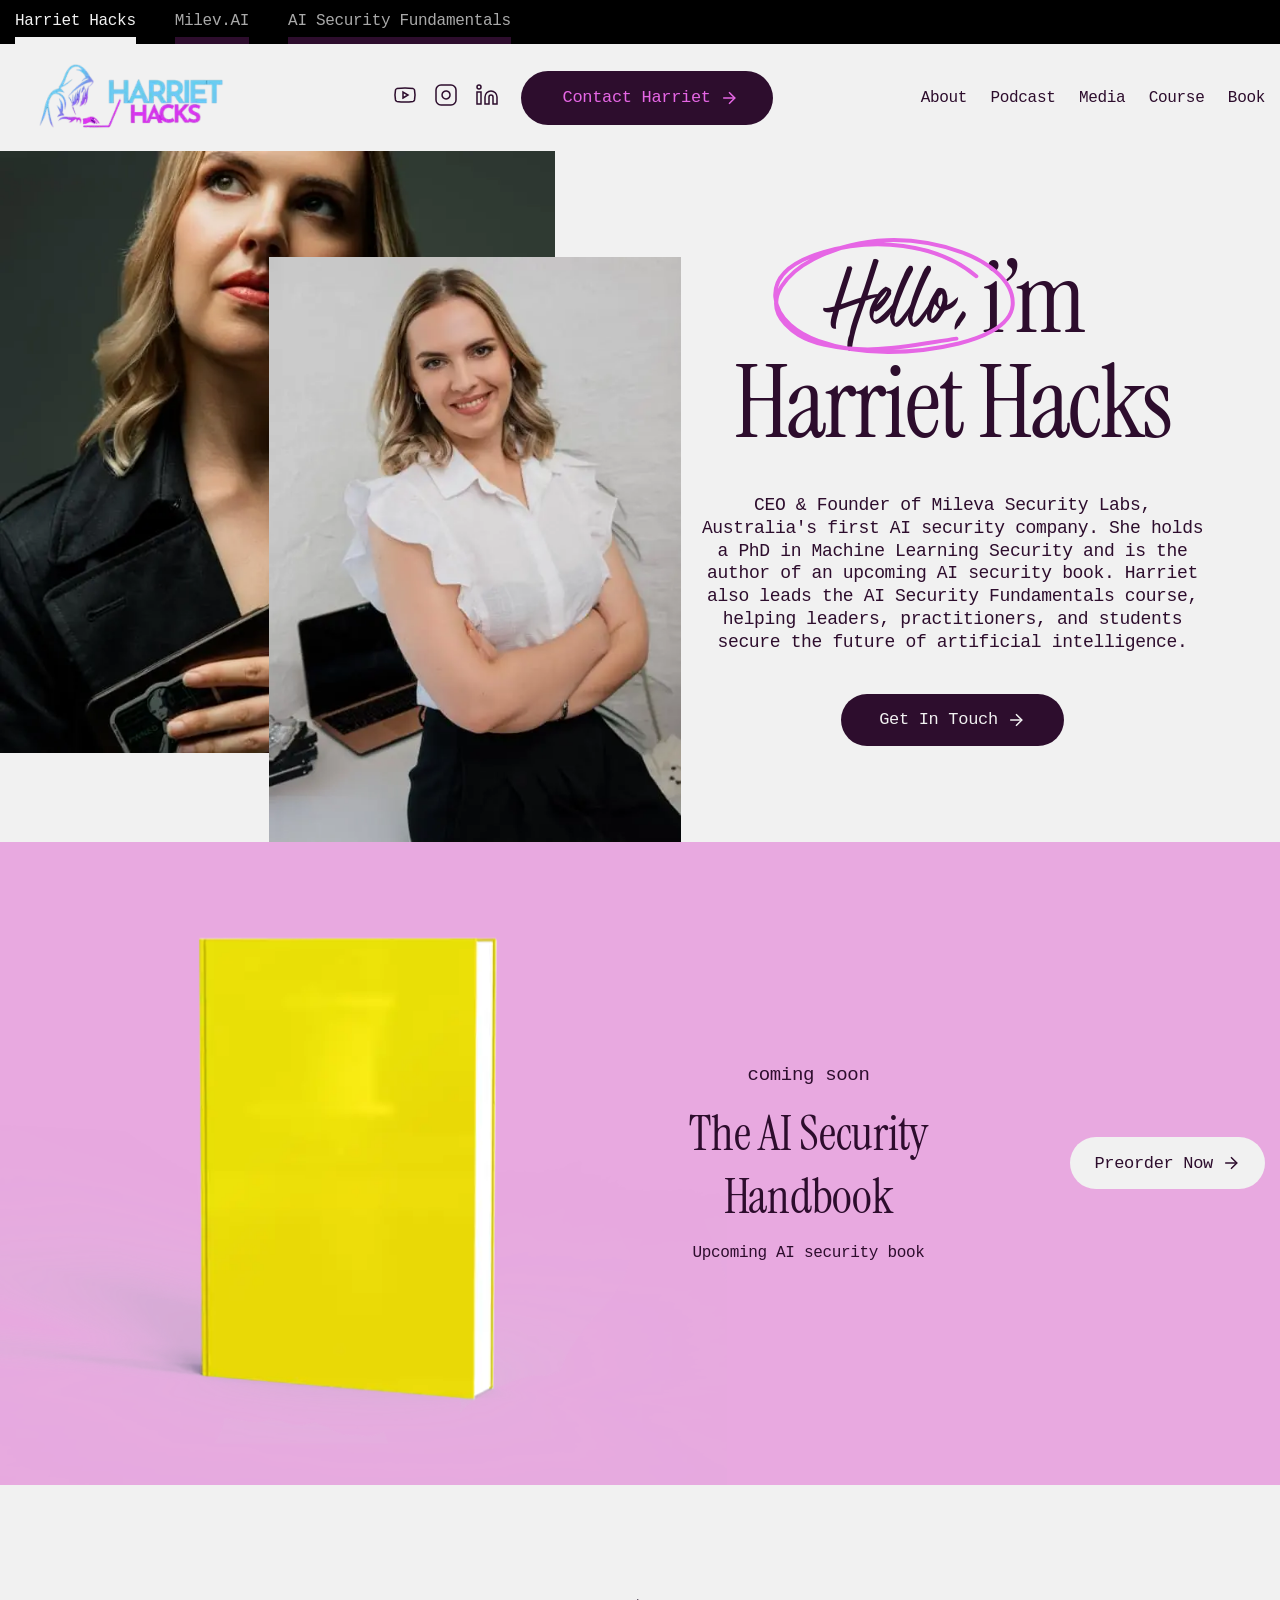
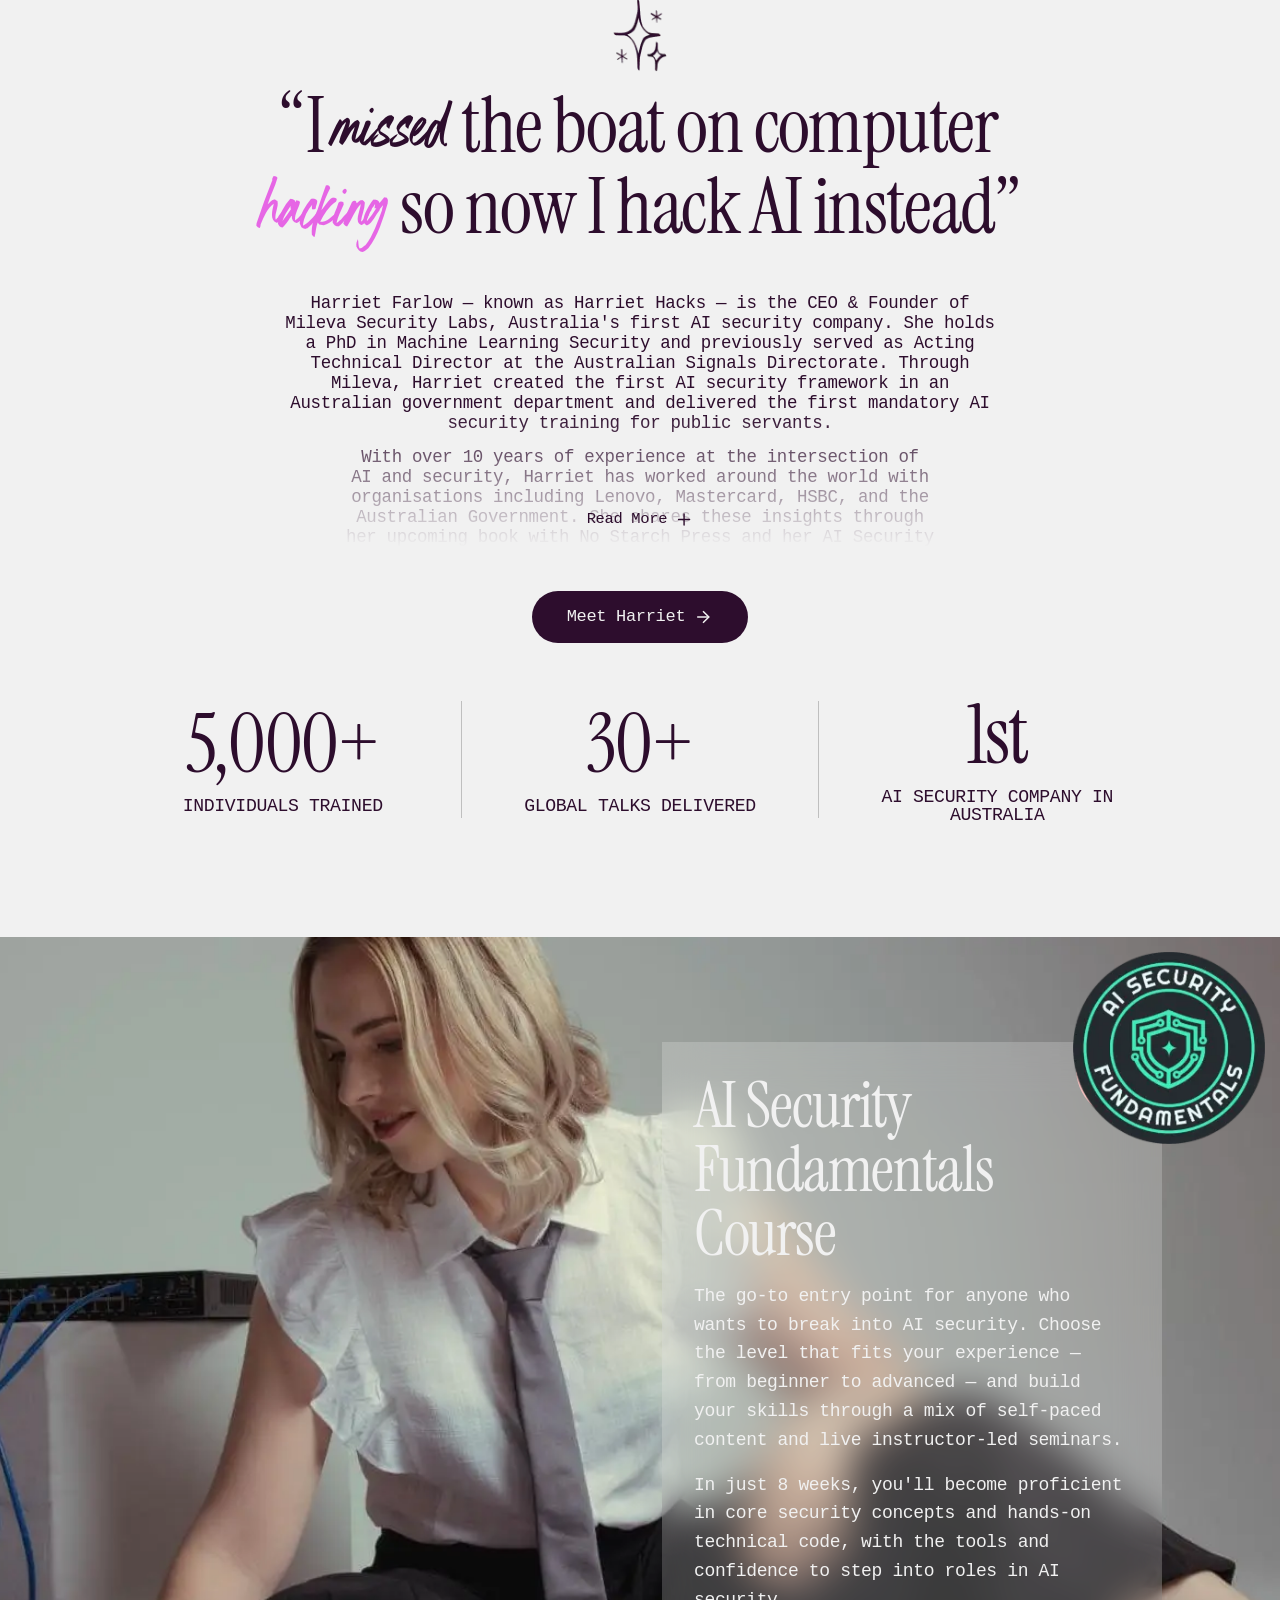
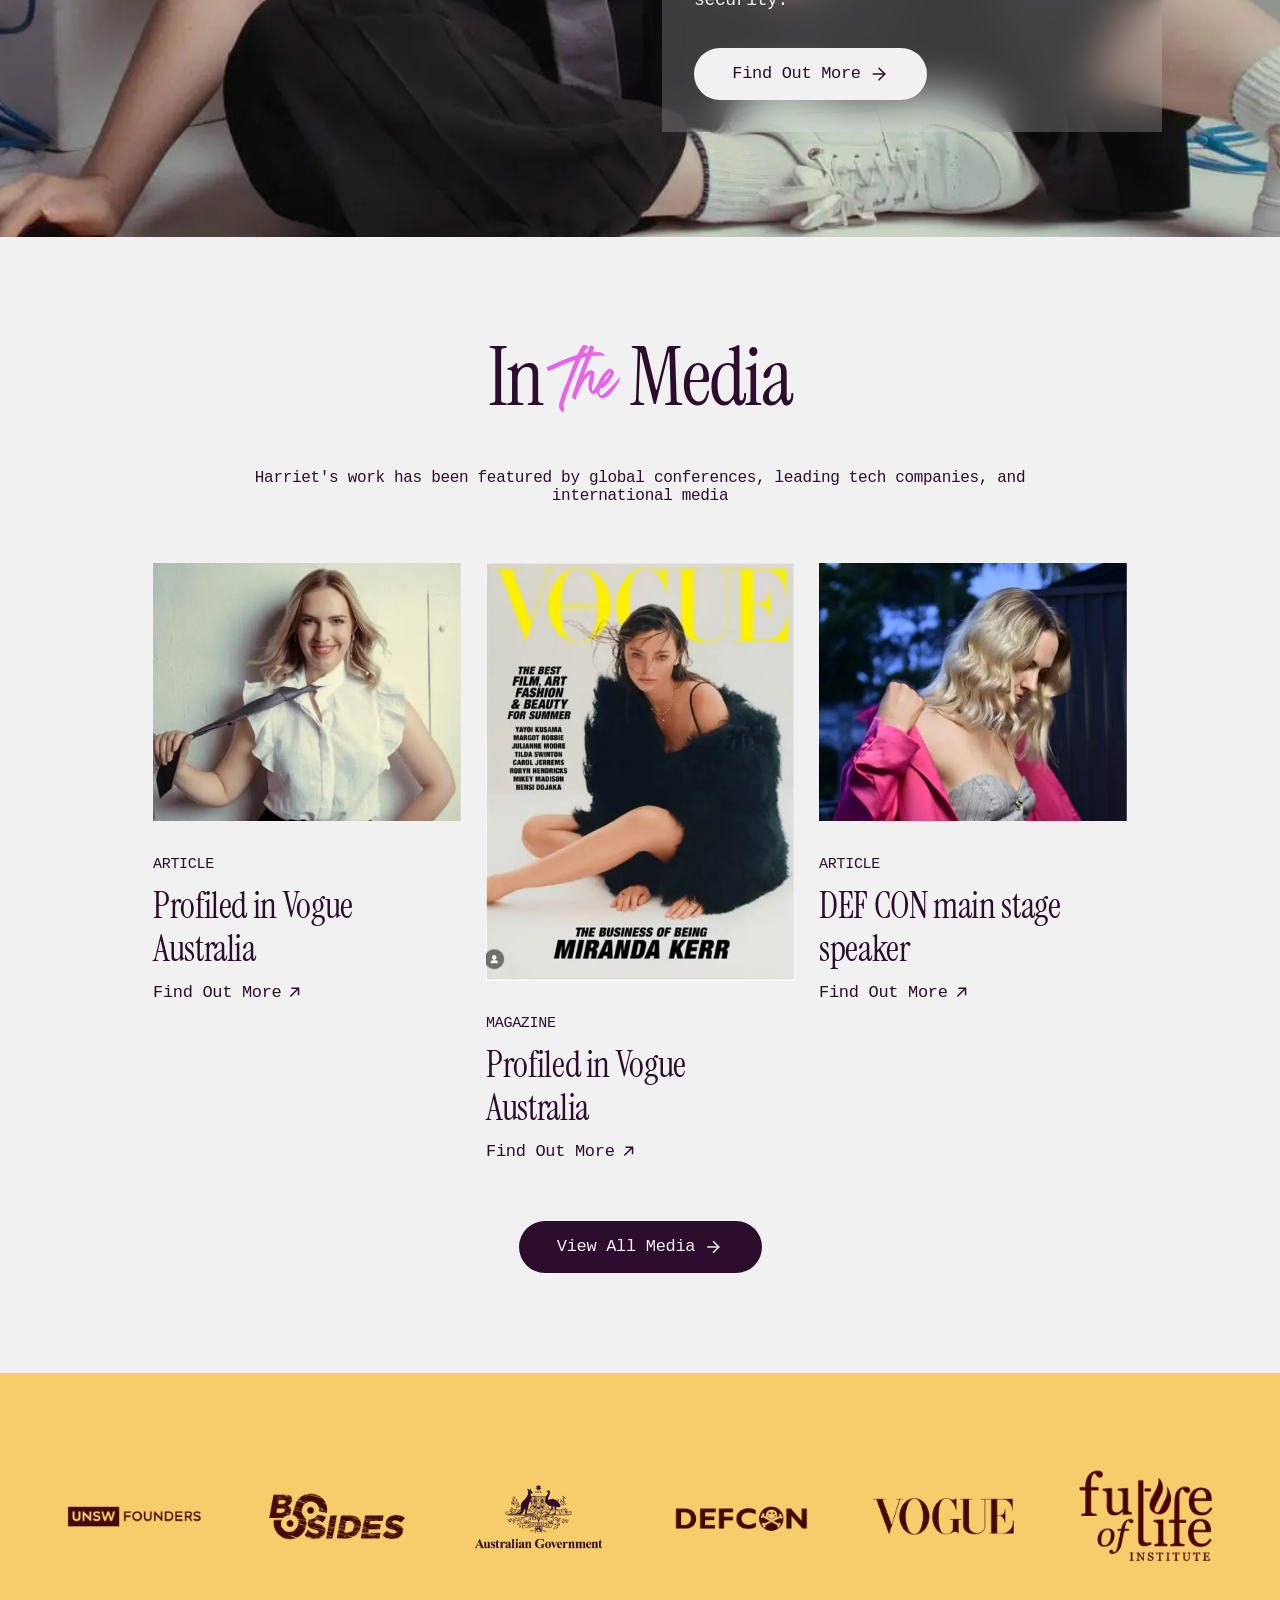
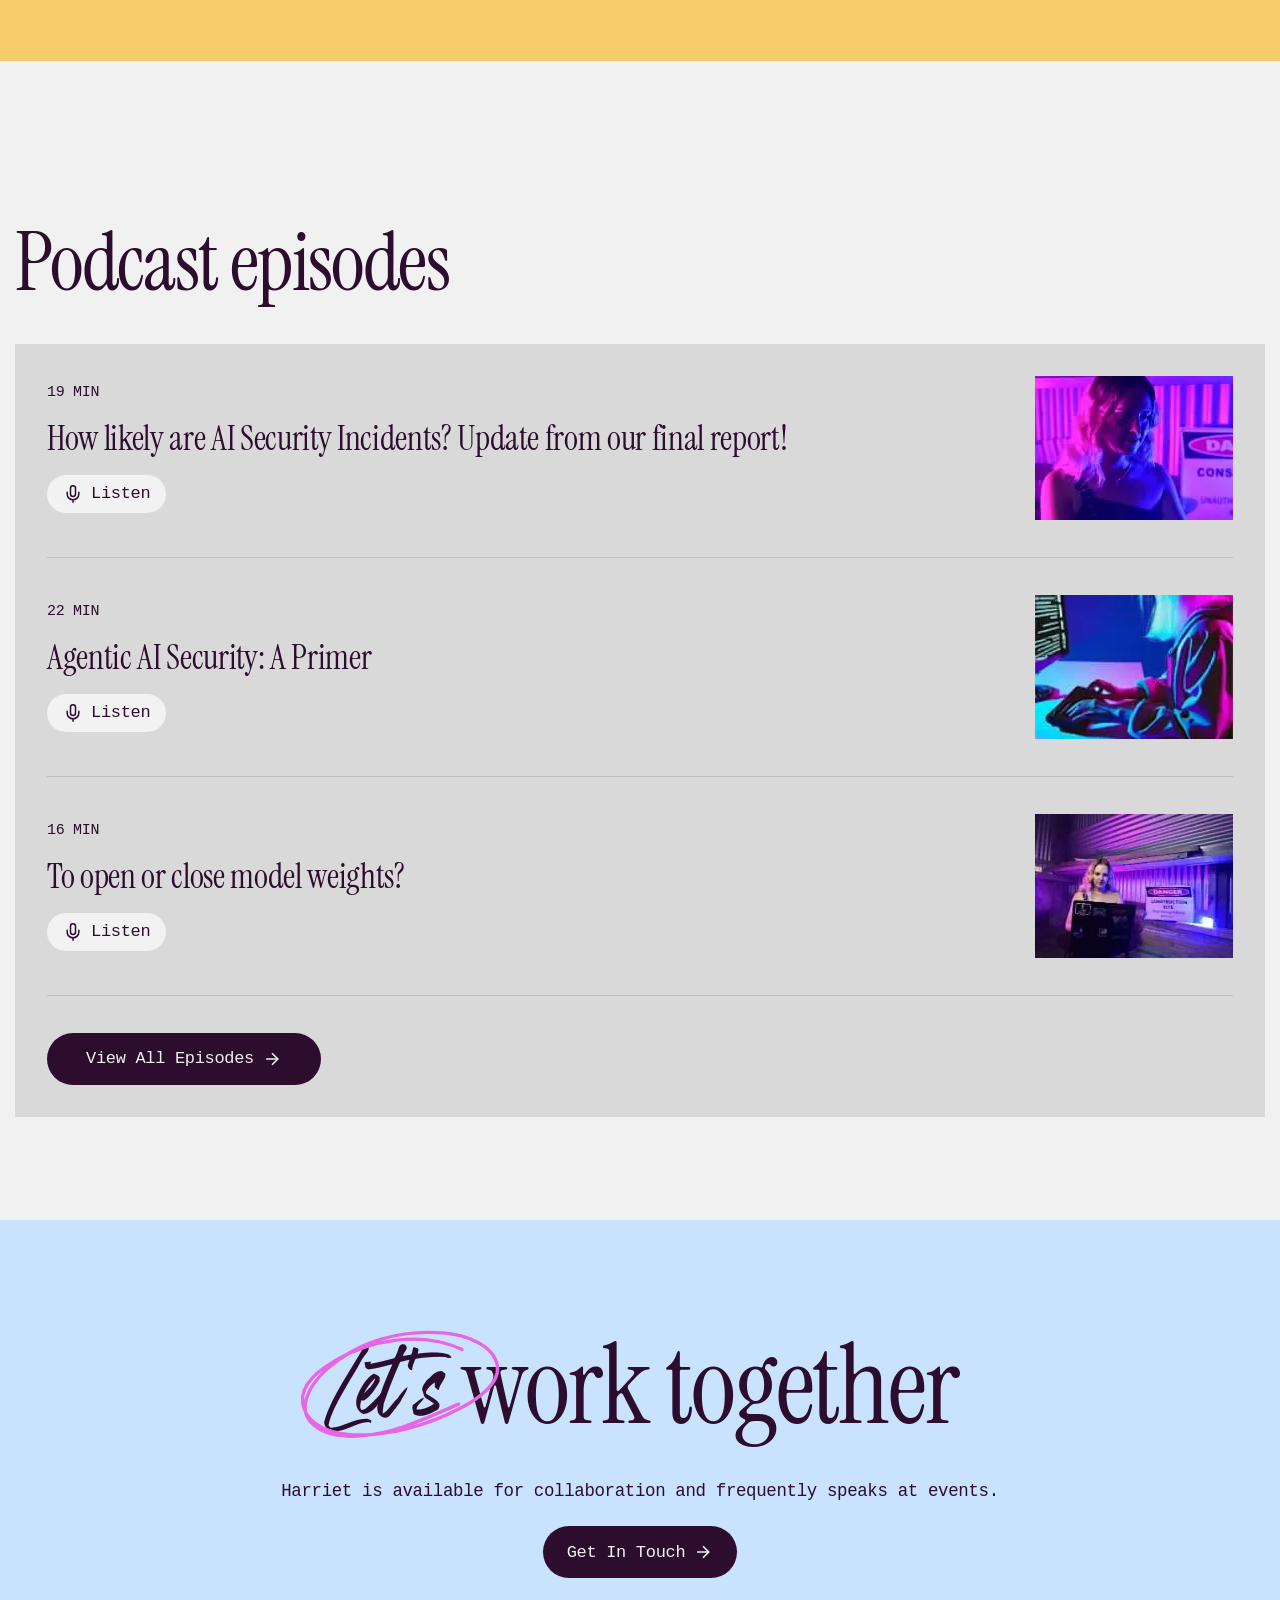
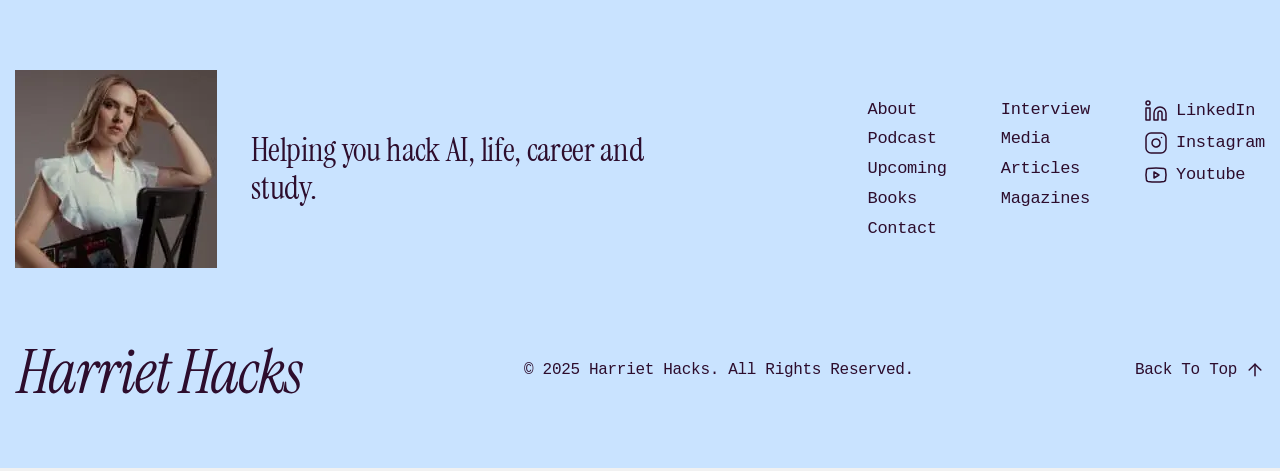
<file: index.html>
<!DOCTYPE html>
<html lang="en">

<head>
	<title>Harriet Hacks</title>
	<meta charset="UTF-8">
	<meta name="format-detection" content="telephone=no">
	<!-- <meta http-equiv="Content-Security-Policy"
         content="default-src 'self' data: blob:; font-src 'self' data: blob: https:; style-src 'self' 'unsafe-inline' data:; script-src 'self' 'unsafe-inline' 'unsafe-eval' blob:; img-src 'self' data: blob: https:; connect-src 'self' ws: wss:"> -->

	<link rel="shortcut icon" href="favicon.ico">
	<meta name="viewport" content="width=device-width, initial-scale=1.0">
	<link rel="stylesheet" href="css/style.min.css?_v=20251019043418">
</head>

<body>
	<div class="wrapper">
		<header class="header" id="header">
			<div class="header__top">
				<div class="header__container">
					<nav class="header__top-nav" data-da=".header__mobile, 479.98,2">
						<ul class="header__top-list">
							<li class="header__top-item">
								<a class="header__top-link header__top-link_active" href="#">Harriet Hacks</a>
							</li>
							<li class="header__top-item">
								<a class="header__top-link" href="#">Milev.AI</a>
							</li>
							<li class="header__top-item">
								<a class="header__top-link" href="#">AI Security Fundamentals</a>
							</li>
						</ul>
					</nav>
				</div>
			</div>

			<div class="header__main">
				<div class="header__container">
					<a class="header__logo" href="/">
						<picture><source srcset="img/logo.webp" type="image/webp"><img src="img/logo.png" alt="Harriet Hacks Logo" width="288" height="95"></picture>
					</a>

					<nav class="header__nav" data-da=".header__mobile, 1023.98">
						<ul class="header__nav-list">
							<li class="header__nav-item">
								<a href="/about.html" class="header__nav-link">About</a>
							</li>
							<li class="header__nav-item">
								<a href="/podcast.html" class="header__nav-link">Podcast</a>
							</li>
							<li class="header__nav-item">
								<a href="/media.html" class="header__nav-link">Media</a>
							</li>
							<li class="header__nav-item">
								<a href="/course.html" class="header__nav-link">Course</a>
							</li>
							<li class="header__nav-item">
								<a href="/books.html" class="header__nav-link">Book</a>
							</li>
						</ul>
					</nav>



					<div class="header__actions" data-da=".header__mobile, 767.98,3">
						<div class="header__socials">
							<a class="header__socials-link" href="#" aria-label="YouTube">
								<svg width="24" height="24" viewBox="0 0 24 24" fill="none" stroke="currentColor" stroke-width="1.5">
									<path d="M2.5 17a24.12 24.12 0 0 1 0-10 2 2 0 0 1 1.4-1.4 49.56 49.56 0 0 1 16.2 0A2 2 0 0 1 21.5 7a24.12 24.12 0 0 1 0 10 2 2 0 0 1-1.4 1.4 49.55 49.55 0 0 1-16.2 0A2 2 0 0 1 2.5 17" />
									<path d="m10 15 5-3-5-3z" />
								</svg>
							</a>
							<a class="header__socials-link" href="#" aria-label="Instagram">
								<svg width="24" height="24" viewBox="0 0 24 24" fill="none" stroke="currentColor" stroke-width="1.5">
									<rect width="20" height="20" x="2" y="2" rx="5" ry="5" />
									<path d="m16 11.37A4 4 0 1 1 12.63 8 4 4 0 0 1 16 11.37z" />
									<line x1="17.5" x2="17.51" y1="6.5" y2="6.5" />
								</svg>
							</a>
							<a class="header__socials-link" href="#" aria-label="LinkedIn">
								<svg width="24" height="24" viewBox="0 0 24 24" fill="none" stroke="currentColor" stroke-width="1.5">
									<path d="M16 8a6 6 0 0 1 6 6v7h-4v-7a2 2 0 0 0-2-2 2 2 0 0 0-2 2v7h-4v-7a6 6 0 0 1 6-6z" />
									<rect width="4" height="12" x="2" y="9" />
									<circle cx="4" cy="4" r="2" />
								</svg>
							</a>
						</div>
						<a href="/contact.html" class="header__contact-btn btn btn_accent">
							Contact Harriet
							<svg width="20" height="20" viewBox="0 0 20 20" fill="none" stroke="currentColor" stroke-width="1.5">
								<path d="M4.17 10L15.83 10" />
								<path d="M10 4.17L15.83 10L10 15.83" />
							</svg>
						</a>
					</div>

					<button class="header__burger icon-menu" type="button" aria-label="Toggle menu">
						<span></span>
					</button>


					<div class="header__mobile">
						<span class="header__mobile-title">Menu</span>
					</div>
				</div>
			</div>
		</header>
		<main class="page">
			<section class="hero">
				<div class="hero__images" data-da=".hero__container, 1023.98,1">
					<div><picture><source srcset="img/hero/hero-1.webp" type="image/webp"><img class="hero__img hero__img--first" src="img/hero/hero-1.jpg" alt="Harriet Hacks"></picture></div>
					<div><picture><source srcset="img/hero/hero-2.webp" type="image/webp"><img class="hero__img hero__img--second" src="img/hero/hero-2.jpg" alt="Harriet Hacks"></picture></div>
				</div>
				<div class="hero__container">

					<div class="hero__content">
						<h1 class="hero__title"><span>Hello,</span> i’m <br> Harriet Hacks</h1>
						<p class="hero__description">
							CEO & Founder of Mileva Security Labs, Australia's first AI security company. She holds a PhD in Machine Learning Security and is the author of an upcoming AI security book. Harriet also
							leads the AI Security Fundamentals course, helping leaders, practitioners, and students secure the future of artificial intelligence.
						</p>
						<a href="#contact" class="hero__btn btn">
							Get In Touch
							<svg width="20" height="20" viewBox="0 0 20 20" fill="none" stroke="currentColor" stroke-width="1.5">
								<path d="M4.17 10L15.83 10" />
								<path d="M10 4.17L15.83 10L10 15.83" />
							</svg>
						</a>
					</div>
				</div>
			</section>
			<section class="soon">
				<div class="soon__container">

					<div class="soon__content">
						<div class="soon__image">
							<picture><source srcset="img/soon/book.webp" type="image/webp"><img src="img/soon/book.png" alt="Book"></picture>
						</div>
						<div class="soon__text">
							<span class="soon__label">coming soon</span>
							<div class="soon__title-wrapper">
								<h2 class="soon__title">The AI Security Handbook</h2>
							</div>
							<p class="soon__info">Upcoming AI security book</p>
						</div>
						<a class="soon__btn btn btn_white" href="#">
							Preorder Now
							<svg width="20" height="20" viewBox="0 0 20 20" fill="none" stroke="currentColor" stroke-width="1.5">
								<path d="M4.17 10L15.83 10" />
								<path d="M10 4.17L15.83 10L10 15.83" />
							</svg>
						</a>
					</div>
				</div>
			</section>
			<section class="about">

				<div class="about__img about__img--second">
					<picture><source srcset="img/about/about-2.webp" type="image/webp"><img src="img/about/about-2.jpg" alt="About Image"></picture>
				</div>



				<div class="about__container">
					<div class="about__img about__img--first">
						<picture><source srcset="img/about/about-1.webp" type="image/webp"><img src="img/about/about-1.jpg" alt="About Image"></picture>
					</div>
					<div class="about__content">
						<div class="about__quote">
							<picture><source srcset="img/icons/stars.webp" type="image/webp"><img src="img/icons/stars.png" alt="Harriet Hacks" /></picture>
							<blockquote class="about__quote-text">
								<cite class="about__cite">
									“I <span>missed</span> the boat on computer <span>hacking</span> so
									now I hack AI instead”
								</cite>
							</blockquote>
						</div>



						<div class="about__text">
							<p>
								Harriet Farlow — known as Harriet Hacks — is the CEO & Founder of
								Mileva Security Labs, Australia's first AI security company. She holds
								a PhD in Machine Learning Security and previously served as Acting
								Technical Director at the Australian Signals Directorate. Through
								Mileva, Harriet created the first AI security framework in an
								Australian government department and delivered the first mandatory AI
								security training for public servants.
							</p>
							<div class="about__more">
								<p>
									With over 10 years of experience at the intersection of AI and
									security, Harriet has worked around the world with organisations
									including Lenovo, Mastercard, HSBC, and the Australian Government. She
									shares these insights through her upcoming book with No Starch Press
									and her AI Security
								</p>
								<button class="about__more-btn" type="button" aria-label="Read More">
									Read More

									<svg viewBox="0 0 20 20" width="20" height="20" fill="currentColor">
										<rect width="20.000000" height="20.000000" x="0.000000" y="0.000000" fill="#fff" fill-opacity="0" />
										<path d="M4.16675 10L15.8334 10" stroke="currentColor" stroke-linecap="round" stroke-linejoin="round" stroke-width="1.5" />
										<path d="M0 0L11.6667 0" stroke="currentColor" stroke-linecap="round" stroke-linejoin="round" stroke-width="1.5" transform="matrix(0,1,-1,0,10,4.16675)" />
									</svg>
								</button>

							</div>

							<!-- <div data-spollers class="spollers">
               <div class="spollers__item">
                  <button class="spollers__title" type="button" data-spoller>
                     Read More
                     <svg viewBox="0 0 20 20" width="20" height="20" fill="currentColor">
                        <rect width="20.000000" height="20.000000" x="0.000000" y="0.000000" fill="#fff" fill-opacity="0" />
                        <path d="M4.16675 10L15.8334 10" stroke="currentColor" stroke-linecap="round" stroke-linejoin="round" stroke-width="1.5" />
                        <path d="M0 0L11.6667 0" stroke="currentColor" stroke-linecap="round" stroke-linejoin="round" stroke-width="1.5" transform="matrix(0,1,-1,0,10,4.16675)" />
                     </svg>
                  </button>
                  <div class="spollers__body">
                     <div class="spollers__text">
                        <p>
                           With over 10 years of experience at the intersection of AI and
                           security, Harriet has worked around the world with organisations
                           including Lenovo, Mastercard, HSBC, and the Australian Government. She
                           shares these insights through her upcoming book with No Starch Press
                           and her AI Security
                        </p>
                     </div>
                  </div>
               </div>
            </div> -->
							<!-- <div class="about__read-more">
               <button class="about__read-more-btn">
                  Read More
                  <svg viewBox="0 0 20 20" width="20" height="20" fill="currentColor">
                     <rect width="20.000000" height="20.000000" x="0.000000" y="0.000000" fill="#fff" fill-opacity="0" />
                     <path d="M4.16675 10L15.8334 10" stroke="currentColor" stroke-linecap="round" stroke-linejoin="round" stroke-width="1.5" />
                     <path d="M0 0L11.6667 0" stroke="currentColor" stroke-linecap="round" stroke-linejoin="round" stroke-width="1.5" transform="matrix(0,1,-1,0,10,4.16675)" />
                  </svg>

               </button>
            </div> -->
						</div>

						<a class="about__btn btn">
							Meet Harriet
							<svg width="20" height="20" viewBox="0 0 20 20" fill="none" stroke="currentColor" stroke-width="1.5">
								<path d="M4.17 10L15.83 10" />
								<path d="M10 4.17L15.83 10L10 15.83" />
							</svg>
						</a>
					</div>

					<div class="about__stats">
						<div class="about__stat">
							<div class="about__stat-number">5,000+</div>
							<div class="about__stat-label">Individuals Trained</div>
						</div>
						<div class="about__stat-divider"></div>
						<div class="about__stat">
							<div class="about__stat-number">30+</div>
							<div class="about__stat-label">Global Talks Delivered</div>
						</div>
						<div class="about__stat-divider"></div>
						<div class="about__stat">
							<div class="about__stat-number">1st</div>
							<div class="about__stat-label">AI Security Company in Australia</div>
						</div>
					</div>
				</div>
			</section>
			<section class="course" id="course">
				<div class="course__container">
					<div class="course__card">

						<h3 class="course__title">AI Security Fundamentals Course</h3>
						<div class="course__description">
							<p>
								The go-to entry point for anyone who wants to break into AI security.
								Choose the level that fits your experience — from beginner to advanced
								— and build your skills through a mix of self-paced content and live
								instructor-led seminars.
							</p>
							<p>
								In just 8 weeks, you'll become proficient in core security concepts
								and hands-on technical code, with the tools and confidence to step
								into roles in AI security.
							</p>
						</div>

						<a href="#" class="btn--outline course__btn btn">
							Find Out More
							<img src="img/icons/arrow-wine.svg" alt="arrow" />
						</a>

						<div class="course__badge">
							Coming Soon
						</div>
					</div>
					<div class="course__img">
						<picture><source srcset="img/course/security.webp" type="image/webp"><img src="img/course/security.png" alt="AI Security Fundamentals Course" /></picture>
					</div>
				</div>



			</section>
			<section class="media">
				<div class="media__container">
					<div class="media__header">
						<h2 class="media__title">In <span>The</span> Media</h2>
						<p class="media__description">
							Harriet's work has been featured by global conferences, leading tech companies, and international media
						</p>
					</div>

					<div class="media__grid">
						<article class="media__card">
							<div class="media__card-image">
								<picture><source srcset="img/media/media-1.webp" type="image/webp"><img src="img/media/media-1.jpg" alt="DEF CON main stage speaker"></picture>
							</div>
							<div class="media__card-content">
								<div class="media__card-label">Article</div>
								<h3 class="media__card-title">Profiled in Vogue Australia</h3>
								<a href="#" class="media__card-link">
									Find Out More
									<svg width="20" height="20" viewBox="0 0 20 20" fill="none" stroke="currentColor" stroke-width="1.5">
										<path d="M10.83 4.17L15.83 9.17L10.83 14.17" />
										<path d="M4.17 9.17L15.83 9.17" />
									</svg>
								</a>
							</div>
						</article>

						<article class="media__card">
							<div class="media__card-image">
								<picture><source srcset="img/media/media-2.webp" type="image/webp"><img src="img/media/media-2.jpg" alt="Profiled in Vogue Australia"></picture>
							</div>
							<div class="media__card-content">
								<div class="media__card-label">Magazine</div>
								<h3 class="media__card-title">Profiled in Vogue Australia</h3>
								<a href="#" class="media__card-link">
									Find Out More
									<svg width="20" height="20" viewBox="0 0 20 20" fill="none" stroke="currentColor" stroke-width="1.5">
										<path d="M10.83 4.17L15.83 9.17L10.83 14.17" />
										<path d="M4.17 9.17L15.83 9.17" />
									</svg>
								</a>
							</div>
						</article>

						<article class="media__card">
							<div class="media__card-image">
								<picture><source srcset="img/media/media-3.webp" type="image/webp"><img src="img/media/media-3.jpg" alt="Featured Microsoft L33t Speak YouTube series"></picture>
							</div>
							<div class="media__card-content">
								<div class="media__card-label">Article</div>
								<h3 class="media__card-title">DEF CON main stage speaker</h3>
								<a href="#" class="media__card-link">
									Find Out More
									<svg width="20" height="20" viewBox="0 0 20 20" fill="none" stroke="currentColor" stroke-width="1.5">
										<path d="M10.83 4.17L15.83 9.17L10.83 14.17" />
										<path d="M4.17 9.17L15.83 9.17" />
									</svg>
								</a>
							</div>
						</article>
					</div>

					<div class="media__footer">
						<a href="#" class="media__btn btn">
							View All Media
							<svg width="20" height="20" viewBox="0 0 20 20" fill="none" stroke="currentColor" stroke-width="1.5">
								<path d="M4.17 10L15.83 10" />
								<path d="M10 4.17L15.83 10L10 15.83" />
							</svg>
						</a>
					</div>
				</div>
			</section>
			<div class="logos">
				<div class="logos__container">
					<div class="logos__grid">
						<div class="logos__item">
							<picture><source srcset="img/logos/1.webp" type="image/webp"><img src="img/logos/1.png" alt="UNSW Founders" class="logos__img"></picture>
						</div>
						<div class="logos__item">
							<picture><source srcset="img/logos/2.webp" type="image/webp"><img src="img/logos/2.png" alt="Microsoft" class="logos__img"></picture>
						</div>
						<div class="logos__item">
							<picture><source srcset="img/logos/3.webp" type="image/webp"><img src="img/logos/3.png" alt="Australian Government" class="logos__img"></picture>
						</div>
						<div class="logos__item">
							<picture><source srcset="img/logos/4.webp" type="image/webp"><img src="img/logos/4.png" alt="DEF CON" class="logos__img"></picture>
						</div>
						<div class="logos__item">
							<picture><source srcset="img/logos/5.webp" type="image/webp"><img src="img/logos/5.png" alt="Vogue" class="logos__img"></picture>
						</div>
						<div class="logos__item">
							<picture><source srcset="img/logos/6.webp" type="image/webp"><img src="img/logos/6.png" alt="Mileva" class="logos__img"></picture>
						</div>
					</div>
				</div>
			</div>
			<section class="podcast" id="podcast">
				<div class="podcast__container">
					<div class="podcast__image">
						<picture><source srcset="img/podcast/main.webp" type="image/webp"><img src="img/podcast/main.jpg" alt="Podcast Background" /></picture>
					</div>



					<div class="podcast__content">
						<h2 class="podcast__title">Podcast episodes</h2>
						<div class="podcast__episodes">
							<article class="podcast__episode">
								<div class="podcast__episode-content">
									<div class="podcast__episode-info">
										<span class="podcast__episode-duration">19 min</span>
										<h3 class="podcast__episode-title">
											How likely are AI Security Incidents? Update from our final
											report!
										</h3>
										<a href="#" class="podcast__episode-btn">
											<img src="img/icons/mic.svg" alt="Mic" />
											Listen
										</a>
									</div>
									<div class="podcast__episode-image">
										<picture><source srcset="img/podcast/small-1.webp" type="image/webp"><img src="img/podcast/small-1.jpg" alt="Podcast Episode 1" /></picture>
									</div>
								</div>
							</article>

							<div class="podcast__divider"></div>

							<article class="podcast__episode">
								<div class="podcast__episode-content">
									<div class="podcast__episode-info">
										<span class="podcast__episode-duration">22 min</span>
										<h3 class="podcast__episode-title">
											Agentic AI Security: A Primer
										</h3>
										<a href="#" class="podcast__episode-btn">
											<img src="img/icons/mic.svg" alt="Mic" />
											Listen
										</a>
									</div>
									<div class="podcast__episode-image">
										<picture><source srcset="img/podcast/small-2.webp" type="image/webp"><img src="img/podcast/small-2.jpg" alt="Podcast Episode 2" /></picture>
									</div>
								</div>
							</article>

							<div class="podcast__divider"></div>

							<article class="podcast__episode">
								<div class="podcast__episode-content">
									<div class="podcast__episode-info">
										<span class="podcast__episode-duration">16 min</span>
										<h3 class="podcast__episode-title">
											To open or close model weights?
										</h3>
										<a href="#" class="podcast__episode-btn">
											<img src="img/icons/mic.svg" alt="Mic" />
											Listen
										</a>
									</div>
									<div class="podcast__episode-image">
										<picture><source srcset="img/podcast/small-3.webp" type="image/webp"><img src="img/podcast/small-3.jpg" alt="Podcast Episode 3" /></picture>
									</div>
								</div>
							</article>

							<div class="podcast__divider"></div>

							<div class="podcast__footer">
								<a href="#" class="btn">
									View All Episodes
									<svg width="20" height="20" viewBox="0 0 20 20" fill="none" stroke="currentColor" stroke-width="1.5">
										<path d="M4.17 10L15.83 10" />
										<path d="M10 4.17L15.83 10L10 15.83" />
									</svg>
								</a>
							</div>
						</div>
					</div>

				</div>
			</section>

		</main>
		<footer class="footer" role="contentinfo">
			<div class="footer__container">
				<div class="footer__top">
					<h3 class="footer__title"><span>Let's</span> work together</h3>
					<p class="footer__desc">Harriet is available for collaboration and frequently speaks at events.</p>
					<a href="#" class="footer__btn btn">
						Get In Touch
						<svg width="20" height="20" viewBox="0 0 20 20" fill="none" stroke="currentColor" stroke-width="1.5" aria-hidden="true">
							<path d="M4.17 10L15.83 10" />
							<path d="M10 4.17L15.83 10L10 15.83" />
						</svg>
					</a>
				</div>
				<div class="footer__bottom">
					<div class="footer__row">
						<div class="footer__left">
							<div class="footer__img">
								<picture><source srcset="img/footer/harriet.webp" type="image/webp"><img src="img/footer/harriet.jpg" alt="Harriet Hacks profile photo"></picture>
							</div>
							<h4 class="footer__heading">
								Helping you hack AI, life, career and study.
							</h4>
						</div>
						<div class="footer__right">
							<nav class="footer__nav" aria-label="Footer navigation">
								<ul class="footer__list" role="list">
									<li class="footer__list-item" role="listitem">
										<a class="footer__list-link" href="/about.html">About</a>
									</li>
									<li class="footer__list-item" role="listitem">
										<a class="footer__list-link" href="/podcast.html">Podcast</a>
									</li>
									<li class="footer__list-item" role="listitem">
										<a class="footer__list-link" href="#">Upcoming</a>
									</li>
									<li class="footer__list-item" role="listitem">
										<a class="footer__list-link" href="/books.html">Books</a>
									</li>
									<li class="footer__list-item" role="listitem">
										<a class="footer__list-link" href="/contact.html">Contact</a>
									</li>
								</ul>
								<ul class="footer__list" role="list">
									<li class="footer__list-item" role="listitem">
										<a class="footer__list-link" href="#">Interview</a>
									</li>
									<li class="footer__list-item" role="listitem">
										<a class="footer__list-link" href="/media.html">Media</a>
									</li>
									<li class="footer__list-item" role="listitem">
										<a class="footer__list-link" href="#">Articles</a>
									</li>
									<li class="footer__list-item" role="listitem">
										<a class="footer__list-link" href="#">Magazines</a>
									</li>

								</ul>
								<ul class="footer__list" role="list">
									<li class="footer__list-item" role="listitem">
										<a class="footer__list-link" href="#">
											<svg viewBox="0 0 24 24" xmlns="http://www.w3.org/2000/svg" xmlns:xlink="http://www.w3.org/1999/xlink" width="24.000000" height="24.000000" fill="none" aria-hidden="true">
												<rect id="lucide/linkedin" width="24.000000" height="24.000000" x="0.000000" y="0.000000" fill="rgb(255,255,255)" fill-opacity="0" />
												<path id="Vector" d="M20.2426 9.75736C21.3679 10.8826 22 12.4087 22 14L22 21L18 21L18 14C18 13.4696 17.7893 12.9609 17.4142 12.5858C17.0391 12.2107 16.5304 12 16 12C15.4696 12 14.9609 12.2107 14.5858 12.5858C14.2107 12.9609 14 13.4696 14 14L14 21L10 21L10 14C10 12.4087 10.6321 10.8826 11.7574 9.75736C12.8826 8.63214 14.4087 8 16 8C17.5913 8 19.1174 8.63214 20.2426 9.75736Z" fill-rule="nonzero" stroke="rgb(45,13,45)" stroke-linecap="round" stroke-linejoin="round" stroke-width="1.5" />
												<path id="Vector" d="M6 9L6 21L2 21L2 9L6 9Z" stroke="rgb(45,13,45)" stroke-linecap="round" stroke-linejoin="round" stroke-width="1.5" />
												<path id="Vector" d="M4 6C2.89543 6 2 5.10457 2 4C2 2.89543 2.89543 2 4 2C5.10457 2 6 2.89543 6 4C6 5.10457 5.10457 6 4 6Z" stroke="rgb(45,13,45)" stroke-linecap="round" stroke-linejoin="round" stroke-width="1.5" />
											</svg>
											LinkedIn
										</a>
									</li>
									<li class="footer__list-item" role="listitem">
										<a class="footer__list-link" href="#">
											<svg viewBox="0 0 24 24" xmlns="http://www.w3.org/2000/svg" xmlns:xlink="http://www.w3.org/1999/xlink" width="24.000000" height="24.000000" fill="none" aria-hidden="true">
												<rect id="lucide/instagram" width="24.000000" height="24.000000" x="0.000000" y="0.000000" fill="rgb(255,255,255)" fill-opacity="0" />
												<path id="Vector" d="M17 2C19.7614 2 22 4.23858 22 7L22 17C22 19.7614 19.7614 22 17 22L7 22C4.23858 22 2 19.7614 2 17L2 7C2 4.23858 4.23858 2 7 2L17 2Z" stroke="rgb(45,13,45)" stroke-linecap="round" stroke-linejoin="round" stroke-width="1.5" />
												<path id="Vector" d="M15.5937 13.799C15.2062 14.5458 14.5931 15.1514 13.8416 15.5297C13.0901 15.9079 12.2384 16.0396 11.4077 15.9059C10.5771 15.7723 9.80971 15.3801 9.21479 14.7852C8.61987 14.1902 8.22768 13.4229 8.09402 12.5922C7.96035 11.7615 8.09202 10.9099 8.47028 10.1584C8.84854 9.40685 9.45414 8.79374 10.2009 8.40624C10.9477 8.01874 11.7977 7.87658 12.63 8C13.4789 8.12588 14.2648 8.52146 14.8716 9.1283C15.4785 9.73515 15.8741 10.5211 16 11.37C16.1234 12.2022 15.9812 13.0522 15.5937 13.799Z" fill-rule="nonzero" stroke="rgb(45,13,45)" stroke-linecap="round" stroke-linejoin="round" stroke-width="1.5" />
												<path id="Vector" d="M17.5 6.5L17.51 6.5" stroke="rgb(45,13,45)" stroke-linecap="round" stroke-linejoin="round" stroke-width="1.5" />
											</svg>
											Instagram
										</a>
									</li>
									<li class="footer__list-item" role="listitem">
										<a class="footer__list-link" href="#">
											<svg viewBox="0 0 24 24" xmlns="http://www.w3.org/2000/svg" xmlns:xlink="http://www.w3.org/1999/xlink" width="24.000000" height="24.000000" fill="none" aria-hidden="true">
												<rect id="lucide/Youtube" width="24.000000" height="24.000000" x="0.000000" y="0.000000" fill="rgb(255,255,255)" fill-opacity="0" />
												<path id="Vector" d="M2.50001 7C2.5918 6.66521 2.76915 6.36007 3.01461 6.11461C3.26008 5.86914 3.56522 5.69179 3.90001 5.6C9.26346 4.71146 14.7366 4.71146 20.1 5.6C20.4348 5.69179 20.7399 5.86914 20.9854 6.11461C21.2309 6.36007 21.4082 6.66521 21.5 7C22.1986 10.2967 22.1986 13.7033 21.5 17C21.4082 17.3348 21.2309 17.6399 20.9854 17.8854C20.7399 18.1309 20.4348 18.3082 20.1 18.4C14.7366 19.2887 9.26344 19.2887 3.90001 18.4C3.56522 18.3082 3.26008 18.1309 3.01461 17.8854C2.76915 17.6399 2.5918 17.3348 2.50001 17C1.80143 13.7033 1.80143 10.2967 2.50001 7Z" fill-rule="nonzero" stroke="rgb(45,13,45)" stroke-linecap="round" stroke-linejoin="round" stroke-width="1.5" />
												<path id="Vector" d="M15 12L10 9L10 15L15 12Z" fill-rule="nonzero" stroke="rgb(45,13,45)" stroke-linecap="round" stroke-linejoin="round" stroke-width="1.5" />
											</svg>
											Youtube
										</a>
									</li>
								</ul>
							</nav>

						</div>
					</div>
					<div class="footer__copy">
						<a class="footer__logo" href="/">
							<img src="img/logo-2.svg" alt="Harriet Hacks Logo" width="288" height="95">
						</a>
						<p class="footer__copyright">
							&copy; 2025 Harriet Hacks. All Rights Reserved.
						</p>
						<a href="#header" class="footer__back-to-top" aria-label="Return to top of page">
							Back To Top
							<svg viewBox="0 0 20 20" xmlns="http://www.w3.org/2000/svg" xmlns:xlink="http://www.w3.org/1999/xlink" width="20.000000" height="20.000000" fill="none" aria-hidden="true">
								<rect id="lucide/arrow-up" width="20.000000" height="20.000000" x="0.000000" y="0.000000" fill="rgb(255,255,255)" fill-opacity="0" />
								<path id="Vector" d="M4.16699 9.99984L10.0003 4.1665L15.8337 9.99984" fill-rule="nonzero" stroke="rgb(45,13,45)" stroke-linecap="round" stroke-linejoin="round" stroke-width="1.5" />
								<path id="Vector" d="M11.6667 0L0 0" stroke="rgb(45,13,45)" stroke-linecap="round" stroke-linejoin="round" stroke-width="1.5" transform="matrix(0,1,-1,0,10,4.1665)" />
							</svg>
						</a>
					</div>
				</div>
			</div>
		</footer>
	</div>
	<script src="js/app.min.js?_v=20251019043418"></script>
</body>

</html>
</file>
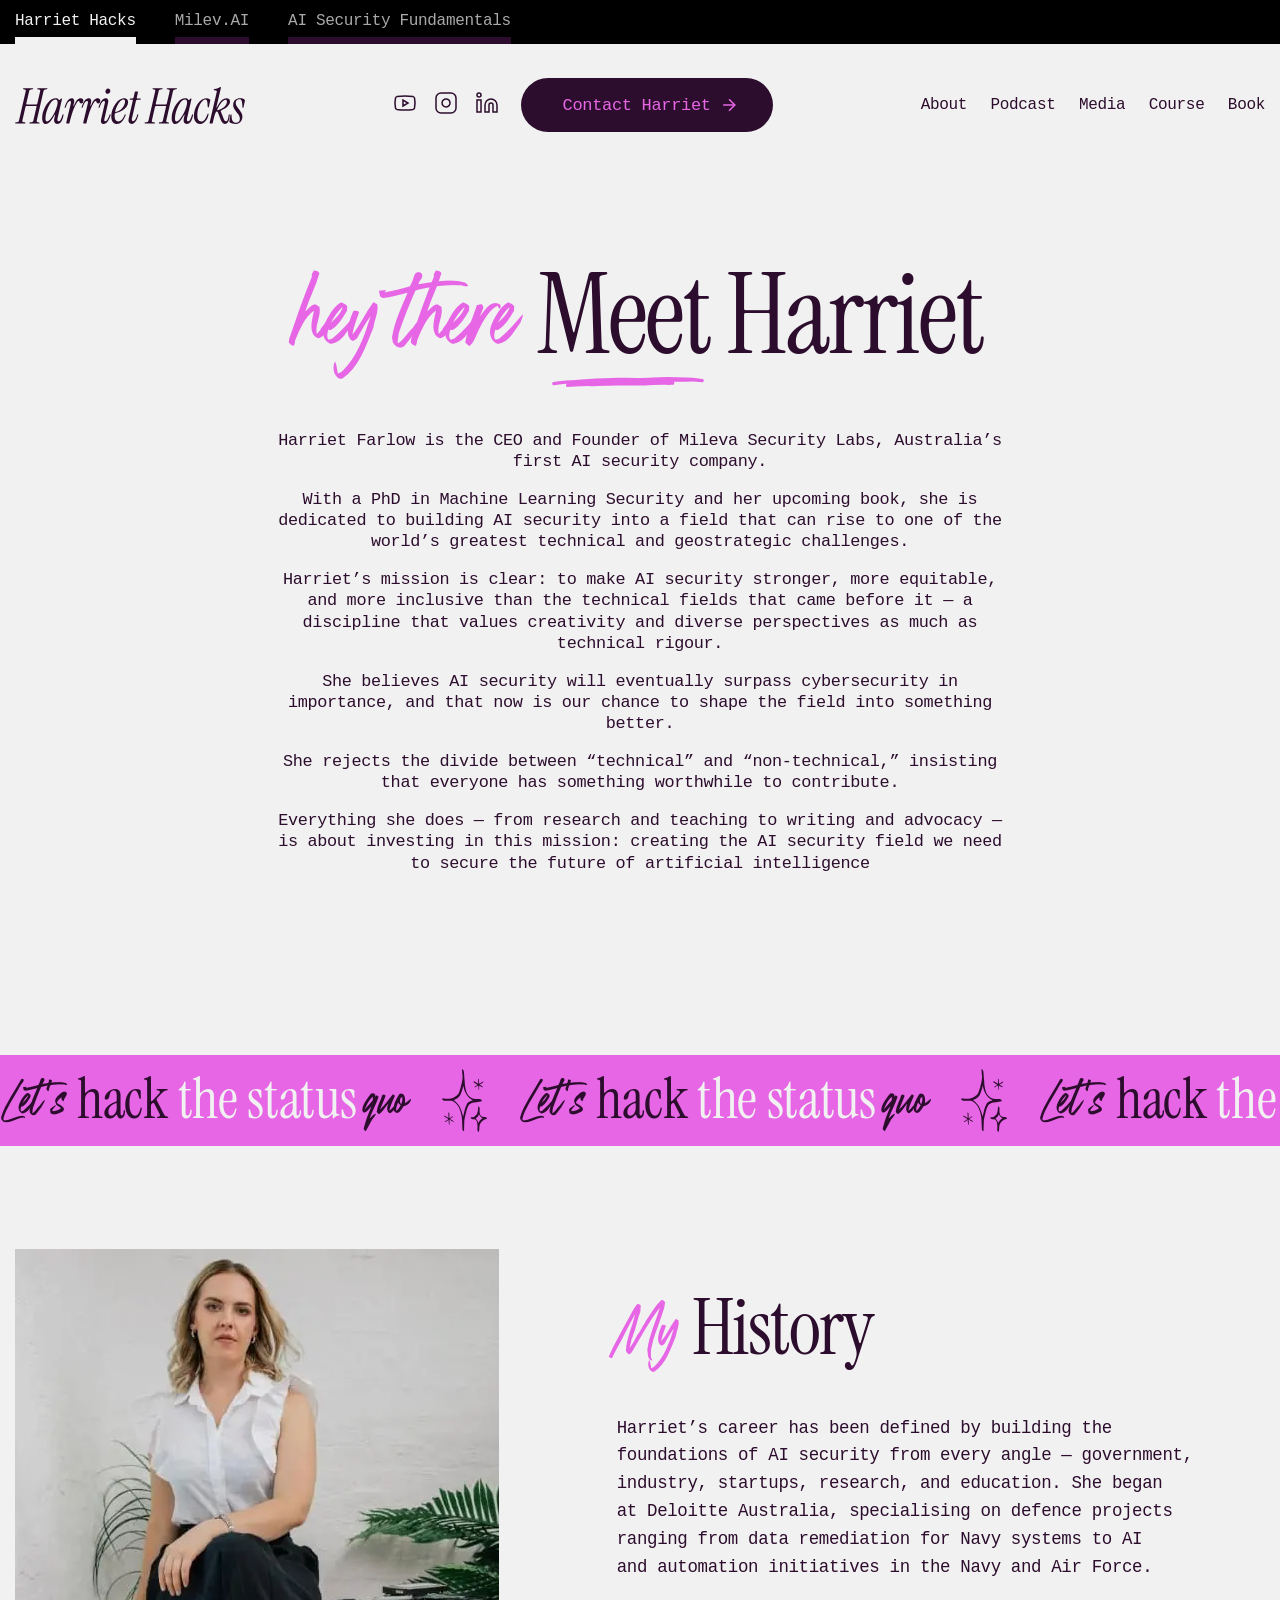
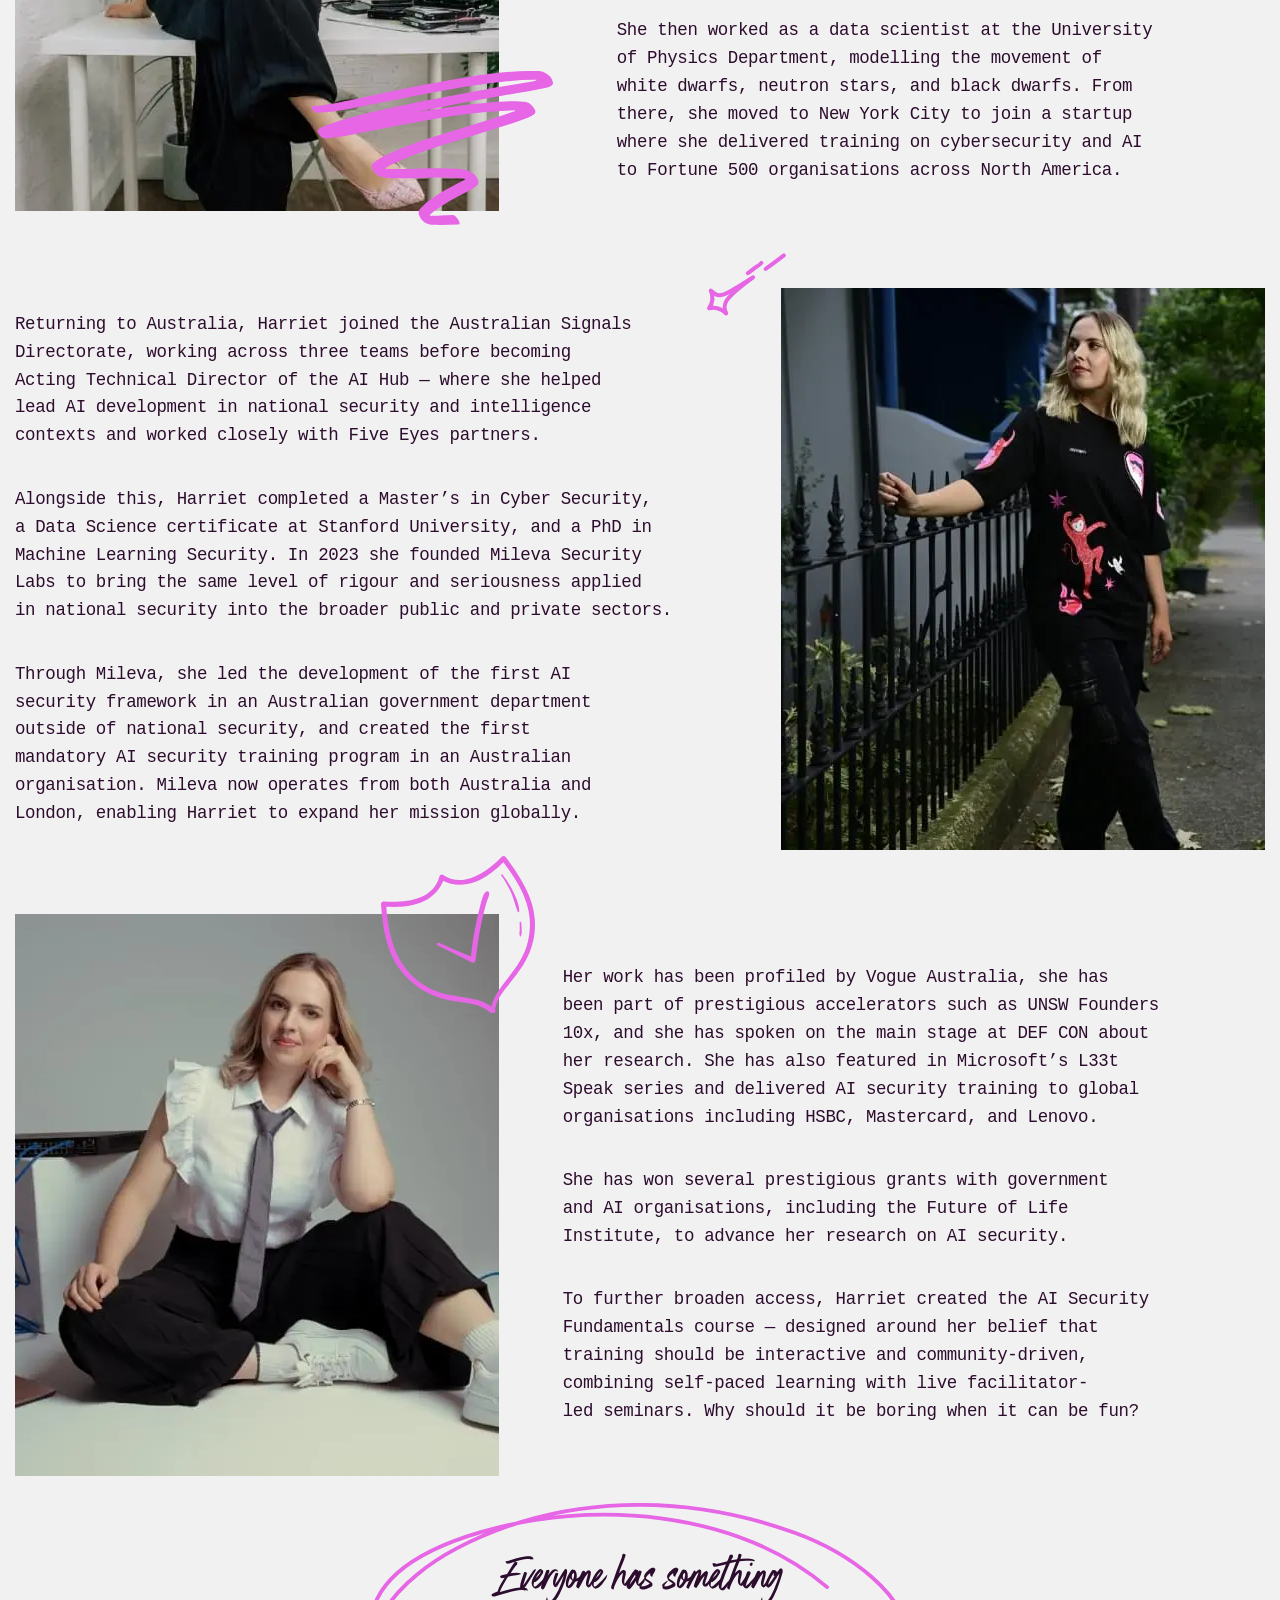
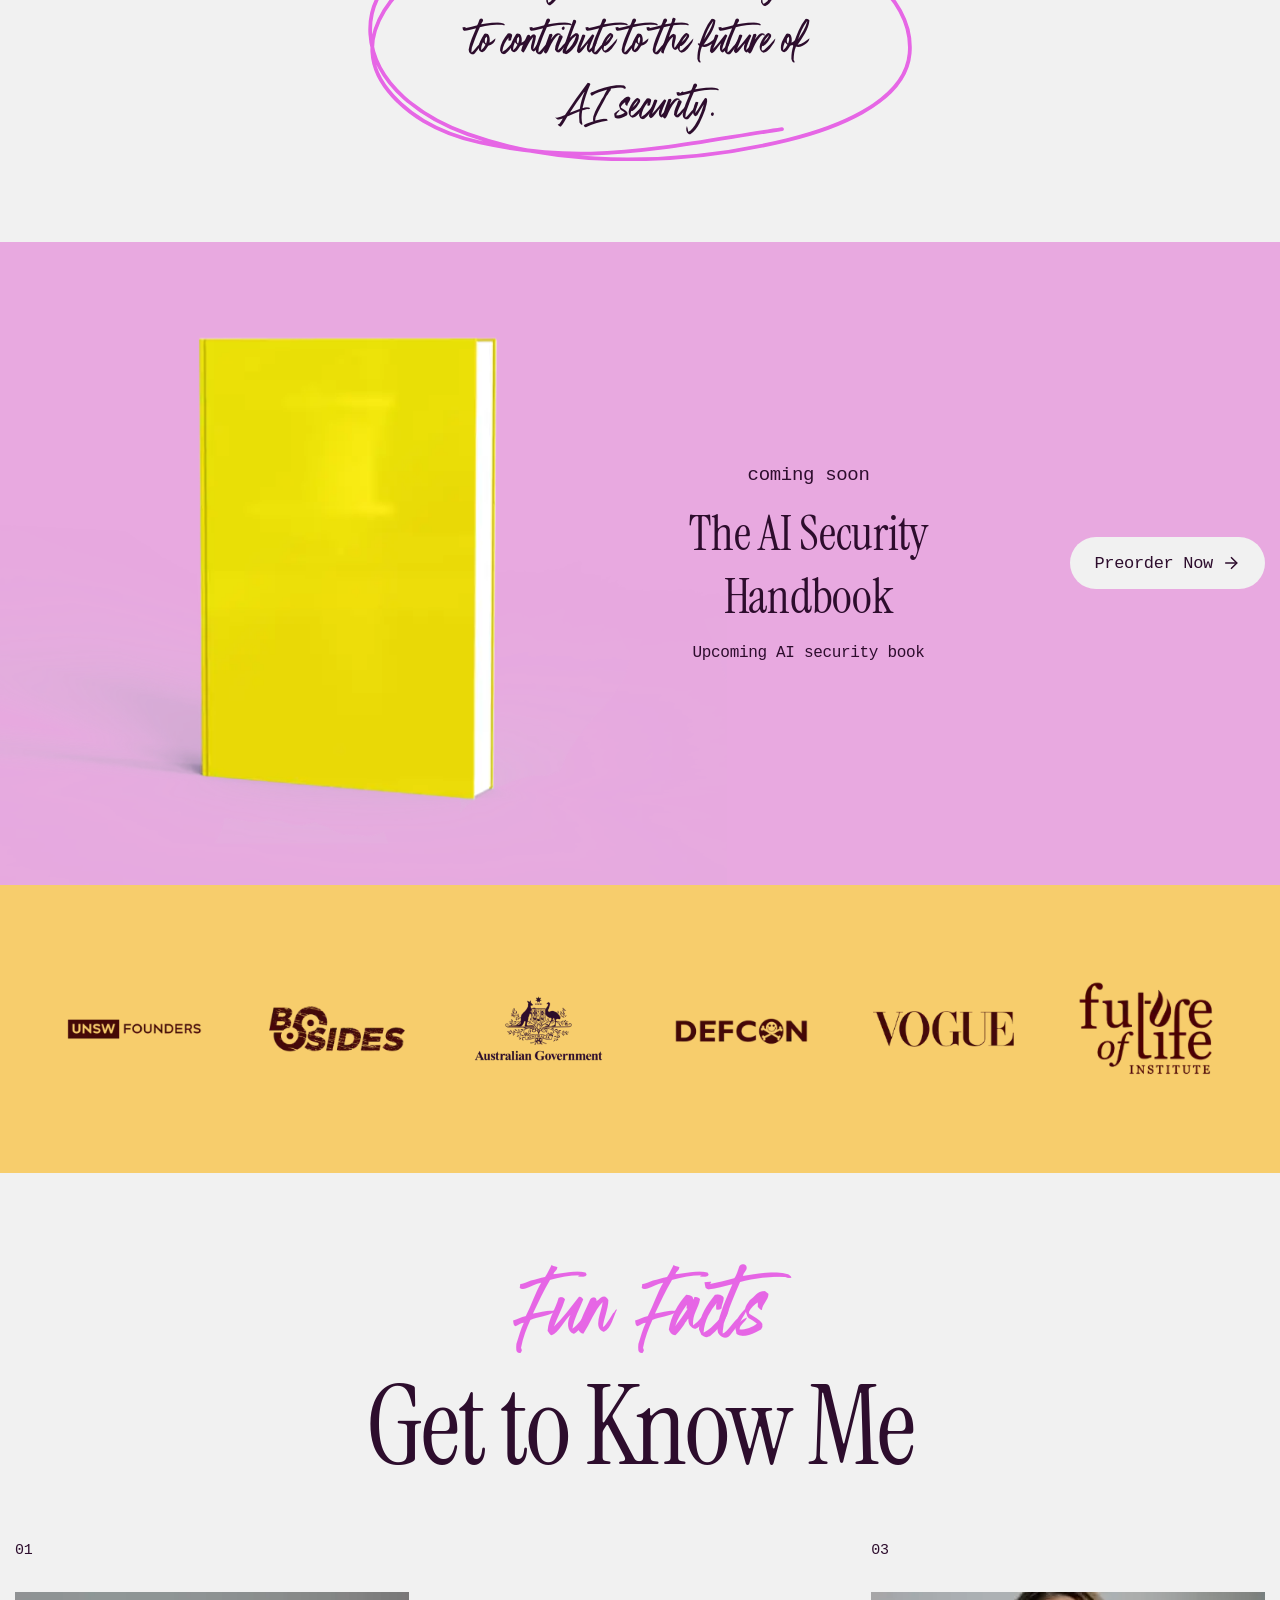
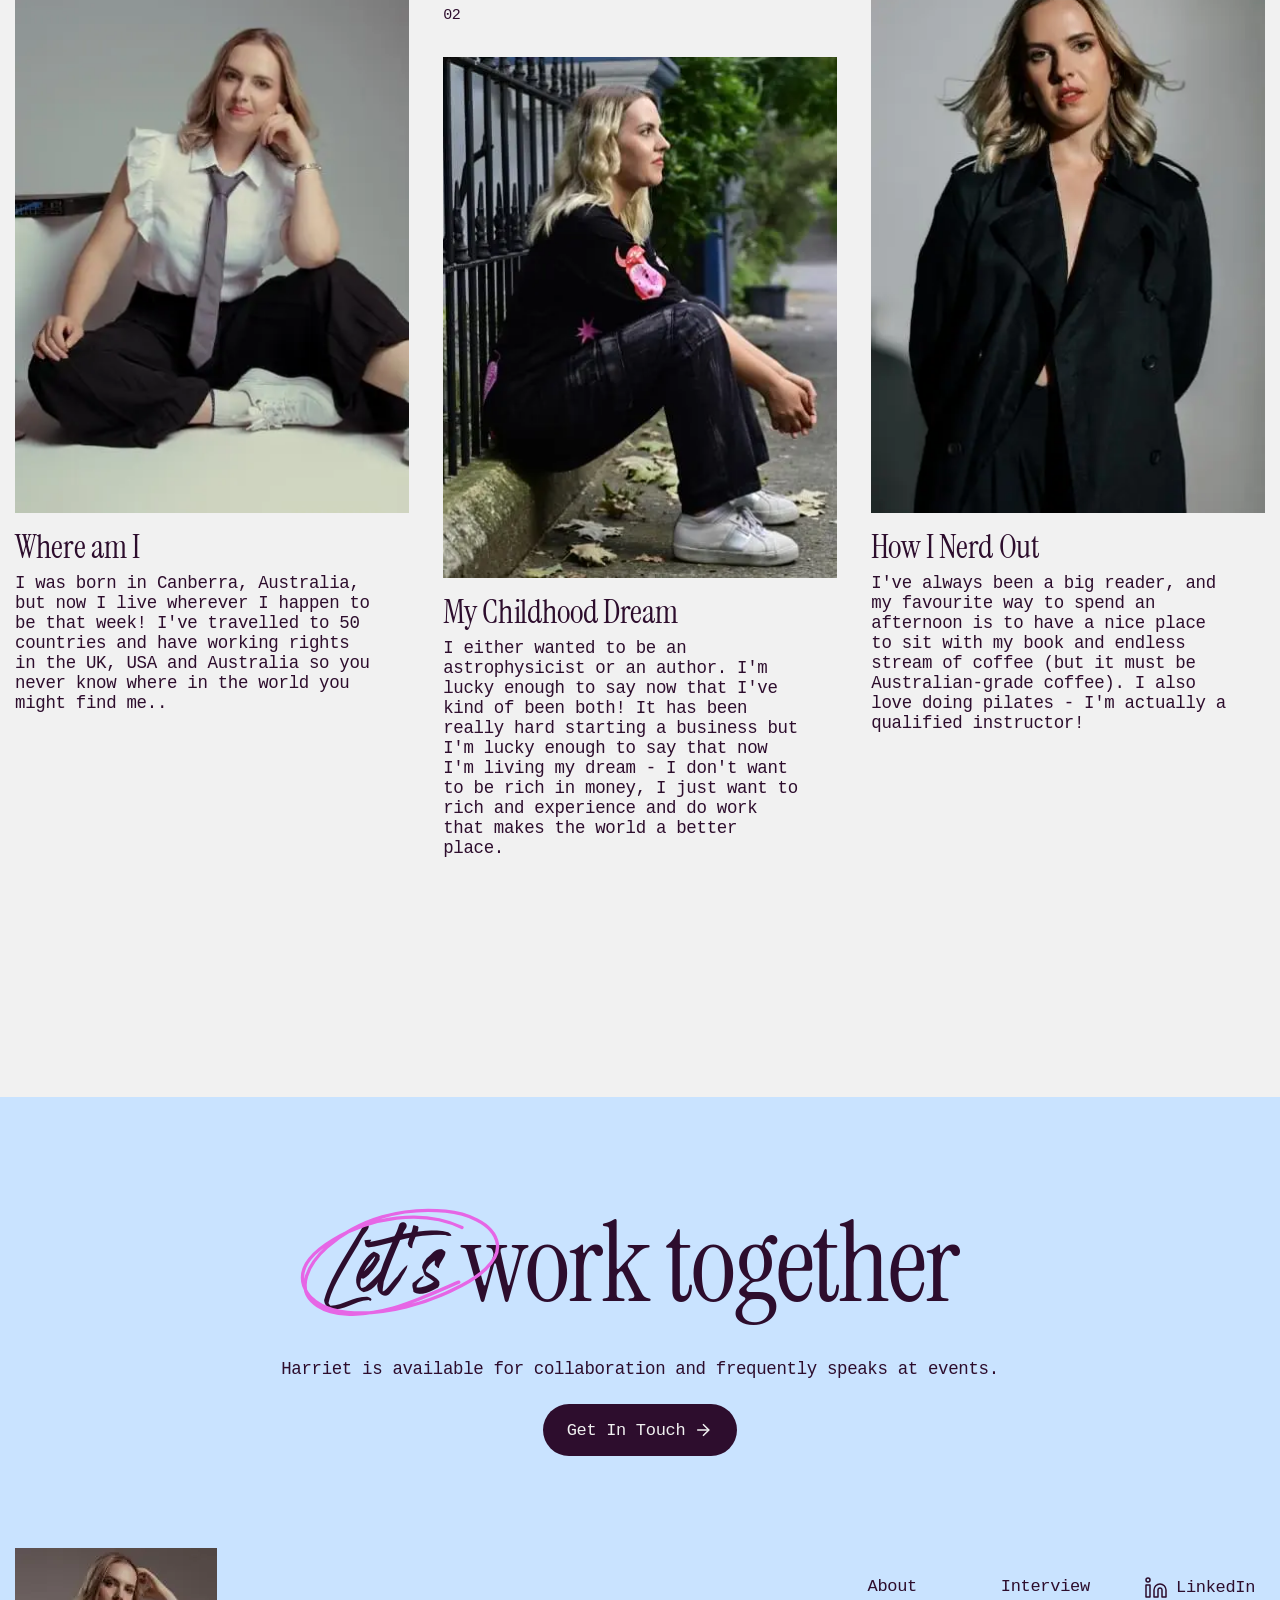
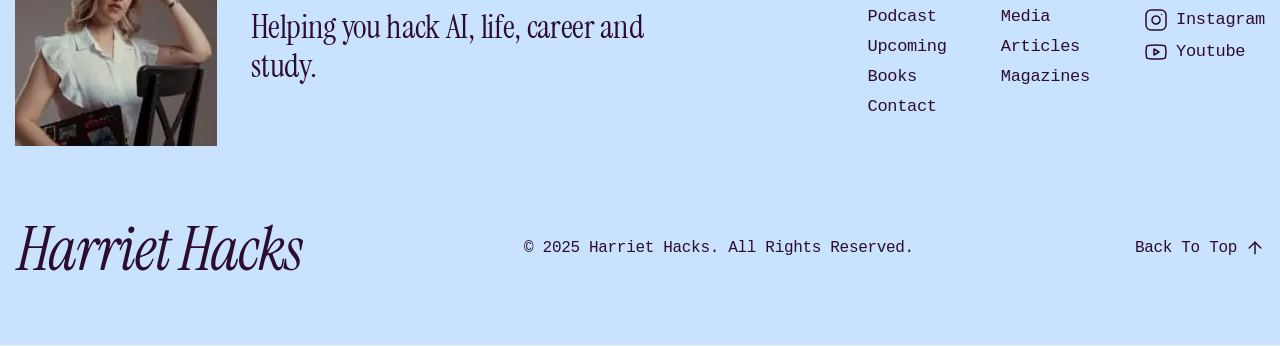
<file: about.html>
<!DOCTYPE html>
<html lang="en">

<head>
	<title>Harriet Hacks | About</title>
	<meta charset="UTF-8">
	<meta name="format-detection" content="telephone=no">
	<!-- <meta http-equiv="Content-Security-Policy"
         content="default-src 'self' data: blob:; font-src 'self' data: blob: https:; style-src 'self' 'unsafe-inline' data:; script-src 'self' 'unsafe-inline' 'unsafe-eval' blob:; img-src 'self' data: blob: https:; connect-src 'self' ws: wss:"> -->

	<link rel="shortcut icon" href="favicon.ico">
	<meta name="viewport" content="width=device-width, initial-scale=1.0">
	<link rel="stylesheet" href="css/style.min.css?_v=20251019043418">
</head>

<body>
	<div class="wrapper">
		<header class="header" id="header">
			<div class="header__top">
				<div class="header__container">
					<nav class="header__top-nav" data-da=".header__mobile, 479.98,2">
						<ul class="header__top-list">
							<li class="header__top-item">
								<a class="header__top-link header__top-link_active" href="#">Harriet Hacks</a>
							</li>
							<li class="header__top-item">
								<a class="header__top-link" href="#">Milev.AI</a>
							</li>
							<li class="header__top-item">
								<a class="header__top-link" href="#">AI Security Fundamentals</a>
							</li>
						</ul>
					</nav>
				</div>
			</div>

			<div class="header__main">
				<div class="header__container">
					<a class="header__logo" href="/">
						<img src="img/logo-2.svg" alt="Harriet Hacks Logo" width="288" height="95">
					</a>

					<nav class="header__nav" data-da=".header__mobile, 1023.98">
						<ul class="header__nav-list">
							<li class="header__nav-item">
								<a href="/about.html" class="header__nav-link">About</a>
							</li>
							<li class="header__nav-item">
								<a href="/podcast.html" class="header__nav-link">Podcast</a>
							</li>
							<li class="header__nav-item">
								<a href="/media.html" class="header__nav-link">Media</a>
							</li>
							<li class="header__nav-item">
								<a href="/course.html" class="header__nav-link">Course</a>
							</li>
							<li class="header__nav-item">
								<a href="/books.html" class="header__nav-link">Book</a>
							</li>
						</ul>
					</nav>



					<div class="header__actions" data-da=".header__mobile, 767.98,3">
						<div class="header__socials">
							<a class="header__socials-link" href="#" aria-label="YouTube">
								<svg width="24" height="24" viewBox="0 0 24 24" fill="none" stroke="currentColor" stroke-width="1.5">
									<path d="M2.5 17a24.12 24.12 0 0 1 0-10 2 2 0 0 1 1.4-1.4 49.56 49.56 0 0 1 16.2 0A2 2 0 0 1 21.5 7a24.12 24.12 0 0 1 0 10 2 2 0 0 1-1.4 1.4 49.55 49.55 0 0 1-16.2 0A2 2 0 0 1 2.5 17" />
									<path d="m10 15 5-3-5-3z" />
								</svg>
							</a>
							<a class="header__socials-link" href="#" aria-label="Instagram">
								<svg width="24" height="24" viewBox="0 0 24 24" fill="none" stroke="currentColor" stroke-width="1.5">
									<rect width="20" height="20" x="2" y="2" rx="5" ry="5" />
									<path d="m16 11.37A4 4 0 1 1 12.63 8 4 4 0 0 1 16 11.37z" />
									<line x1="17.5" x2="17.51" y1="6.5" y2="6.5" />
								</svg>
							</a>
							<a class="header__socials-link" href="#" aria-label="LinkedIn">
								<svg width="24" height="24" viewBox="0 0 24 24" fill="none" stroke="currentColor" stroke-width="1.5">
									<path d="M16 8a6 6 0 0 1 6 6v7h-4v-7a2 2 0 0 0-2-2 2 2 0 0 0-2 2v7h-4v-7a6 6 0 0 1 6-6z" />
									<rect width="4" height="12" x="2" y="9" />
									<circle cx="4" cy="4" r="2" />
								</svg>
							</a>
						</div>
						<a href="/contact.html" class="header__contact-btn btn btn_accent">
							Contact Harriet
							<svg width="20" height="20" viewBox="0 0 20 20" fill="none" stroke="currentColor" stroke-width="1.5">
								<path d="M4.17 10L15.83 10" />
								<path d="M10 4.17L15.83 10L10 15.83" />
							</svg>
						</a>
					</div>

					<button class="header__burger icon-menu" type="button" aria-label="Toggle menu">
						<span></span>
					</button>


					<div class="header__mobile">
						<span class="header__mobile-title">Menu</span>
					</div>
				</div>
			</div>
		</header>
		<main>
			<section class="about-hero">
				<div class="about-hero__container">
					<div class="about-hero__img about-hero__img--first">
						<picture><source srcset="img/about/about-1.webp" type="image/webp"><img src="img/about/about-1.jpg" alt="Harriet Hacks"></picture>
					</div>

					<div class="about-hero__content">
						<h1 class="about-hero__title"><span>hey there</span> <span>Meet</span> Harriet</h1>
						<div class="about-hero__text">
							<p>
								Harriet Farlow is the CEO and Founder of Mileva Security Labs, Australia’s first AI security company.
							</p>
							<p>
								With a PhD in Machine Learning Security and her upcoming book, she is dedicated to building AI security into a field that can rise to one of the world’s greatest technical and
								geostrategic challenges.
							</p>
							<p>
								Harriet’s mission is clear: to make AI security stronger, more equitable, and more inclusive than the technical fields that came before it — a discipline that values creativity and
								diverse perspectives as much as technical rigour.
							</p>
							<p>
								She believes AI security will eventually surpass cybersecurity in importance, and that now is our chance to shape the field into something better.
							</p>
							<p>
								She rejects the divide between “technical” and “non-technical,” insisting that everyone has something worthwhile to contribute.
							</p>
							<p>
								Everything she does — from research and teaching to writing and advocacy — is about investing in this mission: creating the AI security field we need to secure the future of artificial
								intelligence
							</p>
						</div>
					</div>
					<div class="about-hero__img about-hero__img--second">
						<picture><source srcset="img/about/about-3.webp" type="image/webp"><img src="img/about/about-3.jpg" alt="Harriet Hacks"></picture>
					</div>


				</div>
			</section>
			<div class="hack">
				<div class="hack__item">
					<div>
						<span class="hack__boston">Let's</span> hack <span class="hack__white">the status</span> <span class="hack__boston">quo</span>
					</div>
					<img src="img/icons/star.svg" alt="star icon">
				</div>

				<div class="hack__item">
					<div>
						<span class="hack__boston">Let's</span> hack <span class="hack__white">the status</span> <span class="hack__boston">quo</span>
					</div>
					<img src="img/icons/star.svg" alt="star icon">
				</div>

				<div class="hack__item">
					<div>
						<span class="hack__boston">Let's</span> hack <span class="hack__white">the status</span> <span class="hack__boston">quo</span>
					</div>
					<img src="img/icons/star.svg" alt="star icon">
				</div>

				<div class="hack__item">
					<div>
						<span class="hack__boston">Let's</span> hack <span class="hack__white">the status</span> <span class="hack__boston">quo</span>
					</div>
					<img src="img/icons/star.svg" alt="star icon">
				</div>

				<div class="hack__item">
					<div>
						<span class="hack__boston">Let's</span> hack <span class="hack__white">the status</span> <span class="hack__boston">quo</span>
					</div>
					<img src="img/icons/star.svg" alt="star icon">
				</div>

				<div class="hack__item">
					<div>
						<span class="hack__boston">Let's</span> hack <span class="hack__white">the status</span> <span class="hack__boston">quo</span>
					</div>
					<img src="img/icons/star.svg" alt="star icon">
				</div>

				<div class="hack__item">
					<div>
						<span class="hack__boston">Let's</span> hack <span class="hack__white">the status</span> <span class="hack__boston">quo</span>
					</div>
					<img src="img/icons/star.svg" alt="star icon">
				</div>

				<div class="hack__item">
					<div>
						<span class="hack__boston">Let's</span> hack <span class="hack__white">the status</span> <span class="hack__boston">quo</span>
					</div>
					<img src="img/icons/star.svg" alt="star icon">
				</div>
			</div>
			<section class="history">
				<div class="history__container">
					<div class="history__items">
						<div class="history__item">
							<div class="history__img history__img_1">
								<picture><source srcset="img/history/history-1.webp" type="image/webp"><img src="img/history/history-1.jpg" alt="Harriet Hacks"></picture>
							</div>
							<div class="history__content">
								<h3 class="history__title"><span>My</span> History</h3>
								<div class="history__text">
									<p>
										Harriet’s career has been defined by building the foundations of AI security from every angle — government, industry, startups, research, and education. She began at Deloitte
										Australia, specialising on defence projects ranging from data remediation for Navy systems to AI and automation initiatives in the Navy and Air Force.
									</p>
									<p>
										She then worked as a data scientist at the University of Physics Department, modelling the movement of white dwarfs, neutron stars, and black dwarfs. From there, she moved to New
										York City to join a startup where she delivered training on cybersecurity and AI to Fortune 500 organisations across North America.
									</p>
								</div>
							</div>
						</div>

						<div class="history__item">
							<div class="history__img history__img_2">
								<picture><source srcset="img/history/history-2.webp" type="image/webp"><img src="img/history/history-2.jpg" alt="Harriet Hacks"></picture>
							</div>
							<div class="history__content">
								<div class="history__text">
									<p>
										Returning to Australia, Harriet joined the Australian Signals Directorate, working across three teams before becoming Acting Technical Director of the AI Hub — where she helped
										lead
										AI development in national security and intelligence contexts and worked closely with Five Eyes partners.
									</p>
									<p>
										Alongside this, Harriet completed a Master’s in Cyber Security, a Data Science certificate at Stanford University, and a PhD in Machine Learning Security. In 2023 she founded
										Mileva Security Labs to bring the same level of rigour and seriousness applied in national security into the broader public and private sectors.
									</p>
									<p>
										Through Mileva, she led the development of the first AI security framework in an Australian government department outside of national security, and created the first mandatory AI
										security training program in an Australian organisation. Mileva now operates from both Australia and London, enabling Harriet to expand her mission globally.
									</p>
								</div>
							</div>
						</div>

						<div class="history__item">
							<div class="history__img history__img_3">
								<picture><source srcset="img/history/history-3.webp" type="image/webp"><img src="img/history/history-3.jpg" alt="Harriet Hacks"></picture>
							</div>
							<div class="history__content">
								<div class="history__text">
									<p>
										Her work has been profiled by Vogue Australia, she has been part of prestigious accelerators such as UNSW Founders 10x, and she has spoken on the main stage at DEF CON about her
										research. She has also featured in Microsoft’s L33t Speak series and delivered AI security training to global organisations including HSBC, Mastercard, and Lenovo.
									</p>
									<p>
										She has won several prestigious grants with government and AI organisations, including the Future of Life Institute, to advance her research on AI security.
									</p>
									<p>
										To further broaden access, Harriet created the AI Security Fundamentals course — designed around her belief that training should be interactive and community-driven, combining
										self-paced learning with live facilitator-led seminars. Why should it be boring when it can be fun?
									</p>
								</div>
							</div>
						</div>
					</div>

					<blockquote class="history__quote">
						<cite class="history__cite">
							Everyone has something <br>
							to contribute to the future of <br>
							AI security.
						</cite>
					</blockquote>
				</div>
			</section>
			<section class="soon">
				<div class="soon__container">

					<div class="soon__content">
						<div class="soon__image">
							<picture><source srcset="img/soon/book.webp" type="image/webp"><img src="img/soon/book.png" alt="Book"></picture>
						</div>
						<div class="soon__text">
							<span class="soon__label">coming soon</span>
							<div class="soon__title-wrapper">
								<h2 class="soon__title">The AI Security Handbook</h2>
							</div>
							<p class="soon__info">Upcoming AI security book</p>
						</div>
						<a class="soon__btn btn btn_white" href="#">
							Preorder Now
							<svg width="20" height="20" viewBox="0 0 20 20" fill="none" stroke="currentColor" stroke-width="1.5">
								<path d="M4.17 10L15.83 10" />
								<path d="M10 4.17L15.83 10L10 15.83" />
							</svg>
						</a>
					</div>
				</div>
			</section>
			<div class="logos">
				<div class="logos__container">
					<div class="logos__grid">
						<div class="logos__item">
							<picture><source srcset="img/logos/1.webp" type="image/webp"><img src="img/logos/1.png" alt="UNSW Founders" class="logos__img"></picture>
						</div>
						<div class="logos__item">
							<picture><source srcset="img/logos/2.webp" type="image/webp"><img src="img/logos/2.png" alt="Microsoft" class="logos__img"></picture>
						</div>
						<div class="logos__item">
							<picture><source srcset="img/logos/3.webp" type="image/webp"><img src="img/logos/3.png" alt="Australian Government" class="logos__img"></picture>
						</div>
						<div class="logos__item">
							<picture><source srcset="img/logos/4.webp" type="image/webp"><img src="img/logos/4.png" alt="DEF CON" class="logos__img"></picture>
						</div>
						<div class="logos__item">
							<picture><source srcset="img/logos/5.webp" type="image/webp"><img src="img/logos/5.png" alt="Vogue" class="logos__img"></picture>
						</div>
						<div class="logos__item">
							<picture><source srcset="img/logos/6.webp" type="image/webp"><img src="img/logos/6.png" alt="Mileva" class="logos__img"></picture>
						</div>
					</div>
				</div>
			</div>
			<section class="know">
				<div class="know__container">
					<h2 class="know__title">
						<span>Fun Facts</span>
						Get to Know Me
					</h2>
					<div class="know__items">
						<div class="know__item">
							<div class="know__img">
								<picture><source srcset="img/know/know-1.webp" type="image/webp"><img src="img/know/know-1.jpg" alt="Harriet Hacks"></picture>
							</div>
							<div class="know__info">
								<h3 class="know__heading">Where am I</h3>
								<div class="know__text">
									<p>
										I was born in Canberra, Australia, but now I live wherever I happen to be that week! I've travelled to 50 countries and have working rights in the UK, USA and Australia so you
										never know where in the world you might find me..
									</p>
								</div>
							</div>
						</div>

						<div class="know__item">
							<div class="know__img">
								<picture><source srcset="img/know/know-2.webp" type="image/webp"><img src="img/know/know-2.jpg" alt="Harriet Hacks"></picture>
							</div>
							<div class="know__info">
								<h3 class="know__heading">My Childhood Dream</h3>
								<div class="know__text">
									<p>
										I either wanted to be an astrophysicist or an author. I'm lucky enough to say now that I've kind of been both! It has been really hard starting a business but I'm lucky enough to
										say that now I'm living my dream - I don't want to be rich in money, I just want to rich and experience and do work that makes the world a better place.
									</p>
								</div>
							</div>
						</div>

						<div class="know__item">
							<div class="know__img">
								<picture><source srcset="img/know/know-3.webp" type="image/webp"><img src="img/know/know-3.jpg" alt="Harriet Hacks"></picture>
							</div>
							<div class="know__info">
								<h3 class="know__heading">How I Nerd Out</h3>
								<div class="know__text">
									<p>
										I've always been a big reader, and my favourite way to spend an afternoon is to have a nice place to sit with my book and endless stream of coffee (but it must be Australian-grade
										coffee). I also love doing pilates - I'm actually a qualified instructor!
									</p>
								</div>
							</div>
						</div>
					</div>
				</div>
			</section>


		</main>
		<footer class="footer" role="contentinfo">
			<div class="footer__container">
				<div class="footer__top">
					<h3 class="footer__title"><span>Let's</span> work together</h3>
					<p class="footer__desc">Harriet is available for collaboration and frequently speaks at events.</p>
					<a href="#" class="footer__btn btn">
						Get In Touch
						<svg width="20" height="20" viewBox="0 0 20 20" fill="none" stroke="currentColor" stroke-width="1.5" aria-hidden="true">
							<path d="M4.17 10L15.83 10" />
							<path d="M10 4.17L15.83 10L10 15.83" />
						</svg>
					</a>
				</div>
				<div class="footer__bottom">
					<div class="footer__row">
						<div class="footer__left">
							<div class="footer__img">
								<picture><source srcset="img/footer/harriet.webp" type="image/webp"><img src="img/footer/harriet.jpg" alt="Harriet Hacks profile photo"></picture>
							</div>
							<h4 class="footer__heading">
								Helping you hack AI, life, career and study.
							</h4>
						</div>
						<div class="footer__right">
							<nav class="footer__nav" aria-label="Footer navigation">
								<ul class="footer__list" role="list">
									<li class="footer__list-item" role="listitem">
										<a class="footer__list-link" href="/about.html">About</a>
									</li>
									<li class="footer__list-item" role="listitem">
										<a class="footer__list-link" href="/podcast.html">Podcast</a>
									</li>
									<li class="footer__list-item" role="listitem">
										<a class="footer__list-link" href="#">Upcoming</a>
									</li>
									<li class="footer__list-item" role="listitem">
										<a class="footer__list-link" href="/books.html">Books</a>
									</li>
									<li class="footer__list-item" role="listitem">
										<a class="footer__list-link" href="/contact.html">Contact</a>
									</li>
								</ul>
								<ul class="footer__list" role="list">
									<li class="footer__list-item" role="listitem">
										<a class="footer__list-link" href="#">Interview</a>
									</li>
									<li class="footer__list-item" role="listitem">
										<a class="footer__list-link" href="/media.html">Media</a>
									</li>
									<li class="footer__list-item" role="listitem">
										<a class="footer__list-link" href="#">Articles</a>
									</li>
									<li class="footer__list-item" role="listitem">
										<a class="footer__list-link" href="#">Magazines</a>
									</li>

								</ul>
								<ul class="footer__list" role="list">
									<li class="footer__list-item" role="listitem">
										<a class="footer__list-link" href="#">
											<svg viewBox="0 0 24 24" xmlns="http://www.w3.org/2000/svg" xmlns:xlink="http://www.w3.org/1999/xlink" width="24.000000" height="24.000000" fill="none" aria-hidden="true">
												<rect id="lucide/linkedin" width="24.000000" height="24.000000" x="0.000000" y="0.000000" fill="rgb(255,255,255)" fill-opacity="0" />
												<path id="Vector" d="M20.2426 9.75736C21.3679 10.8826 22 12.4087 22 14L22 21L18 21L18 14C18 13.4696 17.7893 12.9609 17.4142 12.5858C17.0391 12.2107 16.5304 12 16 12C15.4696 12 14.9609 12.2107 14.5858 12.5858C14.2107 12.9609 14 13.4696 14 14L14 21L10 21L10 14C10 12.4087 10.6321 10.8826 11.7574 9.75736C12.8826 8.63214 14.4087 8 16 8C17.5913 8 19.1174 8.63214 20.2426 9.75736Z" fill-rule="nonzero" stroke="rgb(45,13,45)" stroke-linecap="round" stroke-linejoin="round" stroke-width="1.5" />
												<path id="Vector" d="M6 9L6 21L2 21L2 9L6 9Z" stroke="rgb(45,13,45)" stroke-linecap="round" stroke-linejoin="round" stroke-width="1.5" />
												<path id="Vector" d="M4 6C2.89543 6 2 5.10457 2 4C2 2.89543 2.89543 2 4 2C5.10457 2 6 2.89543 6 4C6 5.10457 5.10457 6 4 6Z" stroke="rgb(45,13,45)" stroke-linecap="round" stroke-linejoin="round" stroke-width="1.5" />
											</svg>
											LinkedIn
										</a>
									</li>
									<li class="footer__list-item" role="listitem">
										<a class="footer__list-link" href="#">
											<svg viewBox="0 0 24 24" xmlns="http://www.w3.org/2000/svg" xmlns:xlink="http://www.w3.org/1999/xlink" width="24.000000" height="24.000000" fill="none" aria-hidden="true">
												<rect id="lucide/instagram" width="24.000000" height="24.000000" x="0.000000" y="0.000000" fill="rgb(255,255,255)" fill-opacity="0" />
												<path id="Vector" d="M17 2C19.7614 2 22 4.23858 22 7L22 17C22 19.7614 19.7614 22 17 22L7 22C4.23858 22 2 19.7614 2 17L2 7C2 4.23858 4.23858 2 7 2L17 2Z" stroke="rgb(45,13,45)" stroke-linecap="round" stroke-linejoin="round" stroke-width="1.5" />
												<path id="Vector" d="M15.5937 13.799C15.2062 14.5458 14.5931 15.1514 13.8416 15.5297C13.0901 15.9079 12.2384 16.0396 11.4077 15.9059C10.5771 15.7723 9.80971 15.3801 9.21479 14.7852C8.61987 14.1902 8.22768 13.4229 8.09402 12.5922C7.96035 11.7615 8.09202 10.9099 8.47028 10.1584C8.84854 9.40685 9.45414 8.79374 10.2009 8.40624C10.9477 8.01874 11.7977 7.87658 12.63 8C13.4789 8.12588 14.2648 8.52146 14.8716 9.1283C15.4785 9.73515 15.8741 10.5211 16 11.37C16.1234 12.2022 15.9812 13.0522 15.5937 13.799Z" fill-rule="nonzero" stroke="rgb(45,13,45)" stroke-linecap="round" stroke-linejoin="round" stroke-width="1.5" />
												<path id="Vector" d="M17.5 6.5L17.51 6.5" stroke="rgb(45,13,45)" stroke-linecap="round" stroke-linejoin="round" stroke-width="1.5" />
											</svg>
											Instagram
										</a>
									</li>
									<li class="footer__list-item" role="listitem">
										<a class="footer__list-link" href="#">
											<svg viewBox="0 0 24 24" xmlns="http://www.w3.org/2000/svg" xmlns:xlink="http://www.w3.org/1999/xlink" width="24.000000" height="24.000000" fill="none" aria-hidden="true">
												<rect id="lucide/Youtube" width="24.000000" height="24.000000" x="0.000000" y="0.000000" fill="rgb(255,255,255)" fill-opacity="0" />
												<path id="Vector" d="M2.50001 7C2.5918 6.66521 2.76915 6.36007 3.01461 6.11461C3.26008 5.86914 3.56522 5.69179 3.90001 5.6C9.26346 4.71146 14.7366 4.71146 20.1 5.6C20.4348 5.69179 20.7399 5.86914 20.9854 6.11461C21.2309 6.36007 21.4082 6.66521 21.5 7C22.1986 10.2967 22.1986 13.7033 21.5 17C21.4082 17.3348 21.2309 17.6399 20.9854 17.8854C20.7399 18.1309 20.4348 18.3082 20.1 18.4C14.7366 19.2887 9.26344 19.2887 3.90001 18.4C3.56522 18.3082 3.26008 18.1309 3.01461 17.8854C2.76915 17.6399 2.5918 17.3348 2.50001 17C1.80143 13.7033 1.80143 10.2967 2.50001 7Z" fill-rule="nonzero" stroke="rgb(45,13,45)" stroke-linecap="round" stroke-linejoin="round" stroke-width="1.5" />
												<path id="Vector" d="M15 12L10 9L10 15L15 12Z" fill-rule="nonzero" stroke="rgb(45,13,45)" stroke-linecap="round" stroke-linejoin="round" stroke-width="1.5" />
											</svg>
											Youtube
										</a>
									</li>
								</ul>
							</nav>

						</div>
					</div>
					<div class="footer__copy">
						<a class="footer__logo" href="/">
							<img src="img/logo-2.svg" alt="Harriet Hacks Logo" width="288" height="95">
						</a>
						<p class="footer__copyright">
							&copy; 2025 Harriet Hacks. All Rights Reserved.
						</p>
						<a href="#header" class="footer__back-to-top" aria-label="Return to top of page">
							Back To Top
							<svg viewBox="0 0 20 20" xmlns="http://www.w3.org/2000/svg" xmlns:xlink="http://www.w3.org/1999/xlink" width="20.000000" height="20.000000" fill="none" aria-hidden="true">
								<rect id="lucide/arrow-up" width="20.000000" height="20.000000" x="0.000000" y="0.000000" fill="rgb(255,255,255)" fill-opacity="0" />
								<path id="Vector" d="M4.16699 9.99984L10.0003 4.1665L15.8337 9.99984" fill-rule="nonzero" stroke="rgb(45,13,45)" stroke-linecap="round" stroke-linejoin="round" stroke-width="1.5" />
								<path id="Vector" d="M11.6667 0L0 0" stroke="rgb(45,13,45)" stroke-linecap="round" stroke-linejoin="round" stroke-width="1.5" transform="matrix(0,1,-1,0,10,4.1665)" />
							</svg>
						</a>
					</div>
				</div>
			</div>
		</footer>
	</div>


	<script src="js/app.min.js?_v=20251019043418"></script>
</body>

</html>
</file>
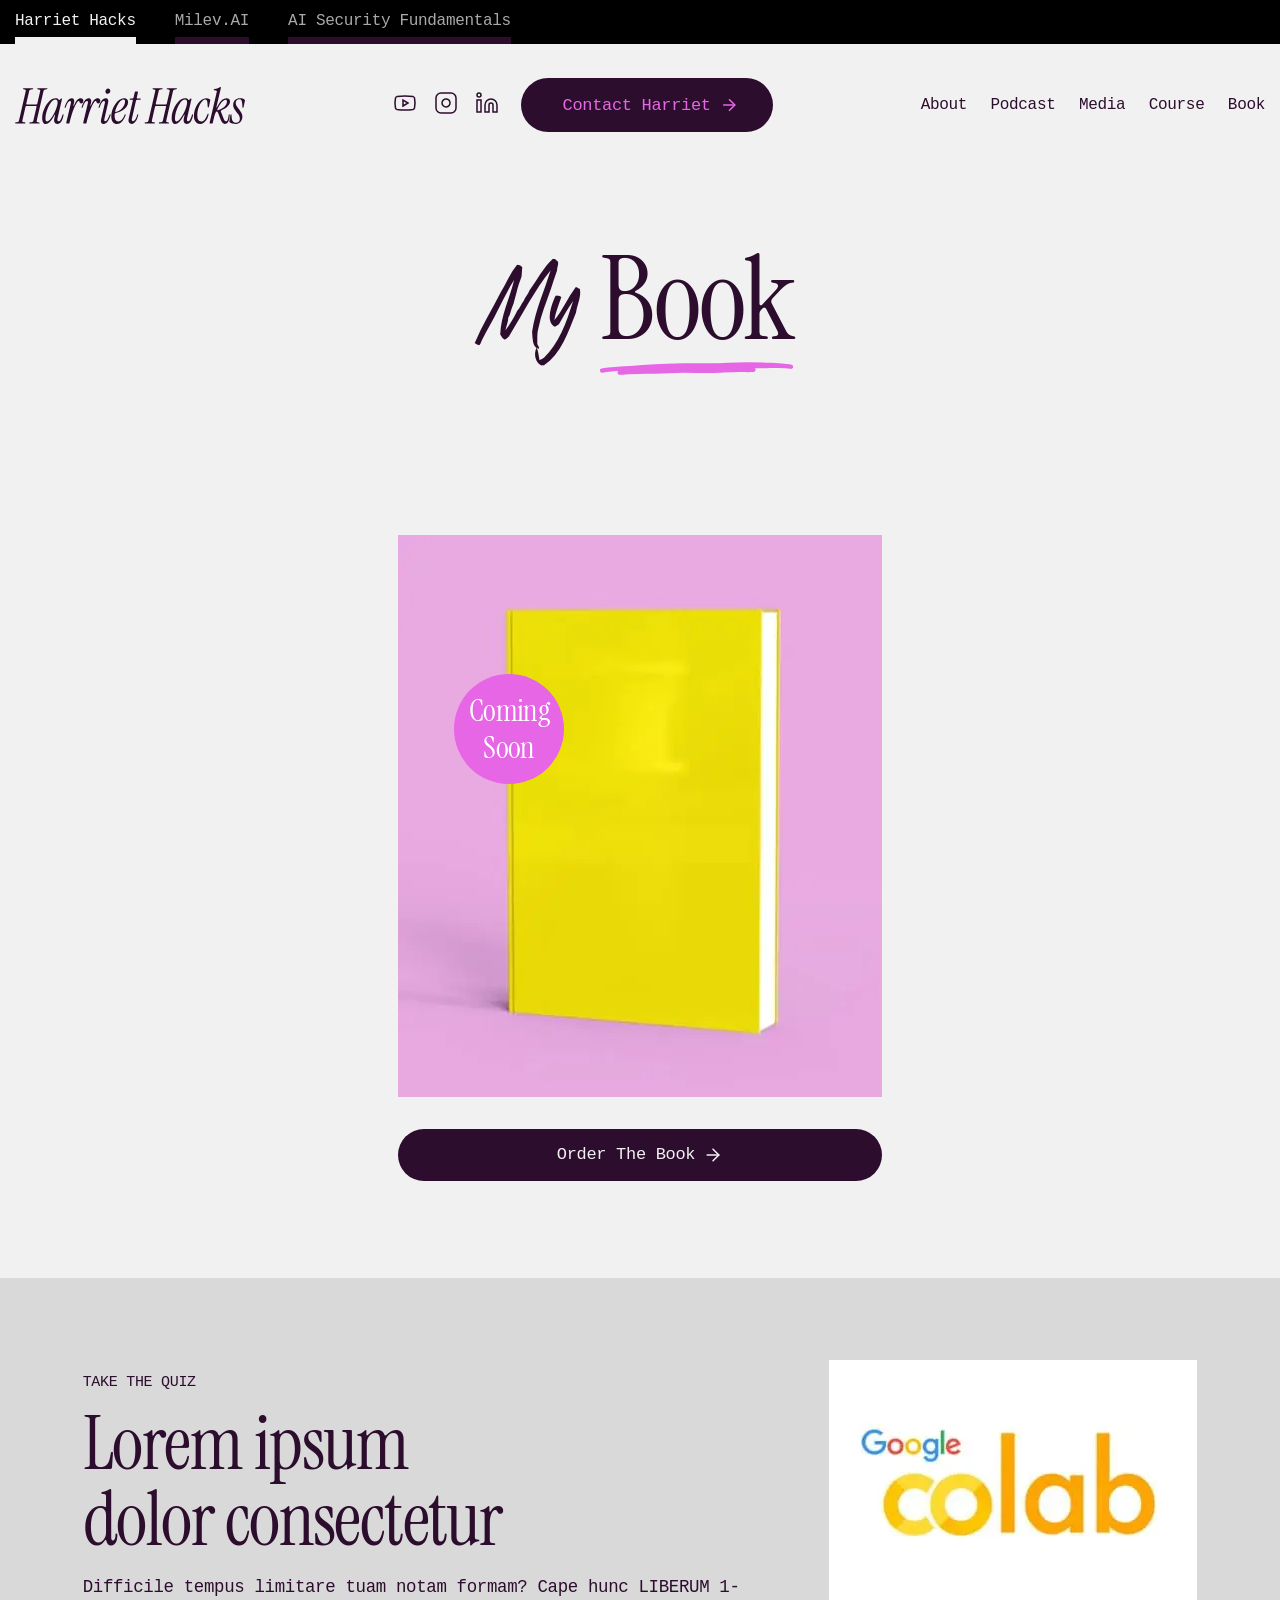
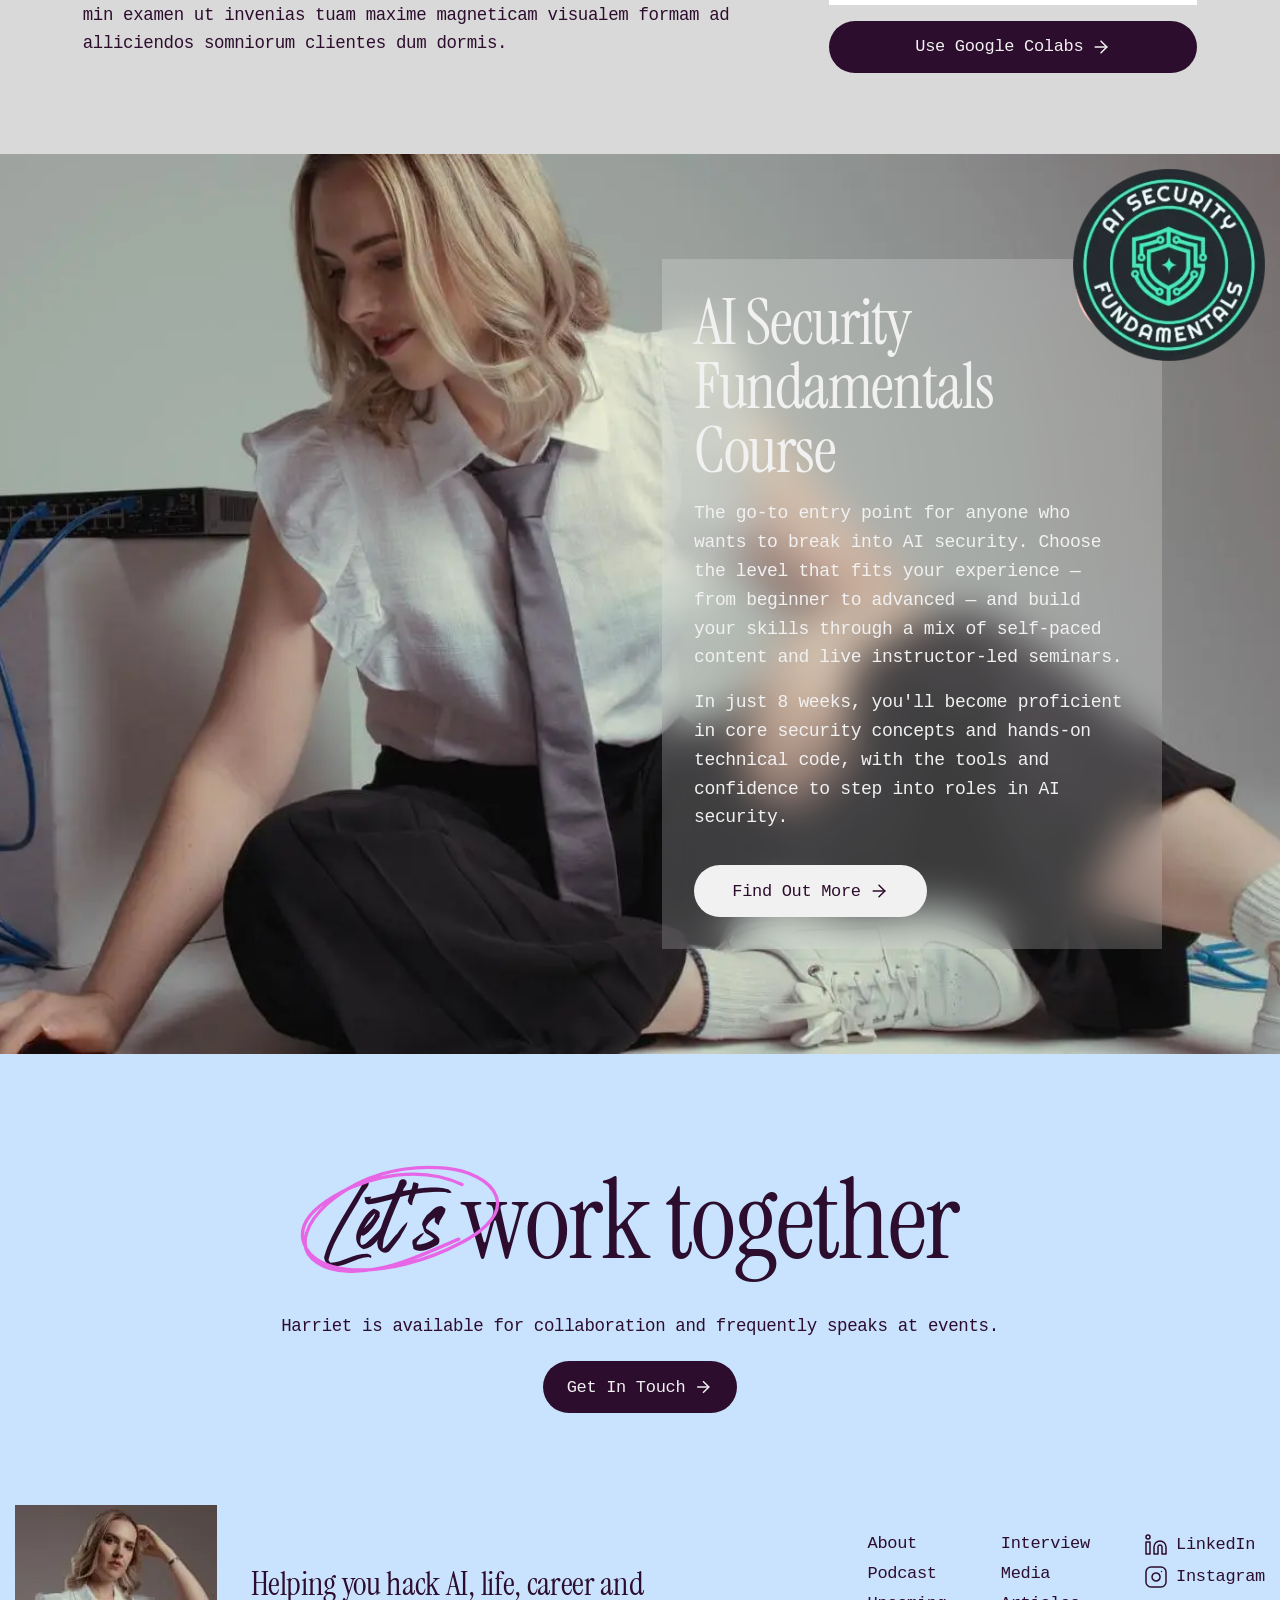
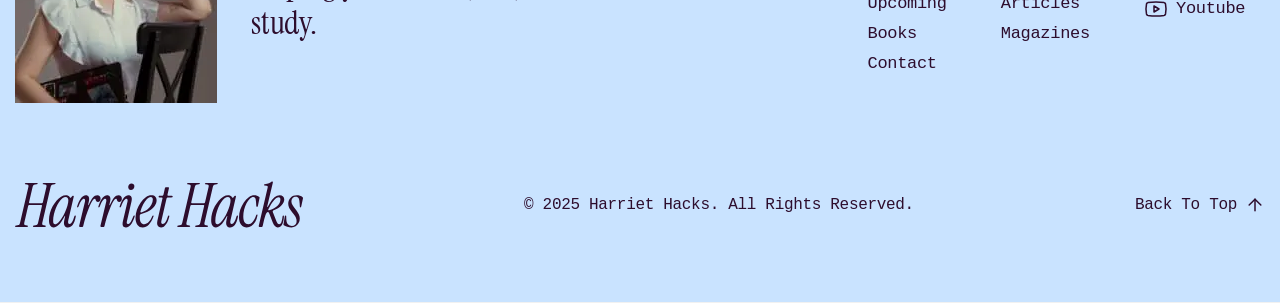
<file: books.html>
<!DOCTYPE html>
<html lang="en">

<head>
	<title>Harriet Hacks | Books</title>
	<meta charset="UTF-8">
	<meta name="format-detection" content="telephone=no">
	<!-- <meta http-equiv="Content-Security-Policy"
         content="default-src 'self' data: blob:; font-src 'self' data: blob: https:; style-src 'self' 'unsafe-inline' data:; script-src 'self' 'unsafe-inline' 'unsafe-eval' blob:; img-src 'self' data: blob: https:; connect-src 'self' ws: wss:"> -->

	<link rel="shortcut icon" href="favicon.ico">
	<meta name="viewport" content="width=device-width, initial-scale=1.0">
	<link rel="stylesheet" href="css/style.min.css?_v=20251019043418">
</head>

<body>
	<div class="wrapper">
		<header class="header" id="header">
			<div class="header__top">
				<div class="header__container">
					<nav class="header__top-nav" data-da=".header__mobile, 479.98,2">
						<ul class="header__top-list">
							<li class="header__top-item">
								<a class="header__top-link header__top-link_active" href="#">Harriet Hacks</a>
							</li>
							<li class="header__top-item">
								<a class="header__top-link" href="#">Milev.AI</a>
							</li>
							<li class="header__top-item">
								<a class="header__top-link" href="#">AI Security Fundamentals</a>
							</li>
						</ul>
					</nav>
				</div>
			</div>

			<div class="header__main">
				<div class="header__container">
					<a class="header__logo" href="/">
						<img src="img/logo-2.svg" alt="Harriet Hacks Logo" width="288" height="95">
					</a>

					<nav class="header__nav" data-da=".header__mobile, 1023.98">
						<ul class="header__nav-list">
							<li class="header__nav-item">
								<a href="/about.html" class="header__nav-link">About</a>
							</li>
							<li class="header__nav-item">
								<a href="/podcast.html" class="header__nav-link">Podcast</a>
							</li>
							<li class="header__nav-item">
								<a href="/media.html" class="header__nav-link">Media</a>
							</li>
							<li class="header__nav-item">
								<a href="/course.html" class="header__nav-link">Course</a>
							</li>
							<li class="header__nav-item">
								<a href="/books.html" class="header__nav-link">Book</a>
							</li>
						</ul>
					</nav>



					<div class="header__actions" data-da=".header__mobile, 767.98,3">
						<div class="header__socials">
							<a class="header__socials-link" href="#" aria-label="YouTube">
								<svg width="24" height="24" viewBox="0 0 24 24" fill="none" stroke="currentColor" stroke-width="1.5">
									<path d="M2.5 17a24.12 24.12 0 0 1 0-10 2 2 0 0 1 1.4-1.4 49.56 49.56 0 0 1 16.2 0A2 2 0 0 1 21.5 7a24.12 24.12 0 0 1 0 10 2 2 0 0 1-1.4 1.4 49.55 49.55 0 0 1-16.2 0A2 2 0 0 1 2.5 17" />
									<path d="m10 15 5-3-5-3z" />
								</svg>
							</a>
							<a class="header__socials-link" href="#" aria-label="Instagram">
								<svg width="24" height="24" viewBox="0 0 24 24" fill="none" stroke="currentColor" stroke-width="1.5">
									<rect width="20" height="20" x="2" y="2" rx="5" ry="5" />
									<path d="m16 11.37A4 4 0 1 1 12.63 8 4 4 0 0 1 16 11.37z" />
									<line x1="17.5" x2="17.51" y1="6.5" y2="6.5" />
								</svg>
							</a>
							<a class="header__socials-link" href="#" aria-label="LinkedIn">
								<svg width="24" height="24" viewBox="0 0 24 24" fill="none" stroke="currentColor" stroke-width="1.5">
									<path d="M16 8a6 6 0 0 1 6 6v7h-4v-7a2 2 0 0 0-2-2 2 2 0 0 0-2 2v7h-4v-7a6 6 0 0 1 6-6z" />
									<rect width="4" height="12" x="2" y="9" />
									<circle cx="4" cy="4" r="2" />
								</svg>
							</a>
						</div>
						<a href="/contact.html" class="header__contact-btn btn btn_accent">
							Contact Harriet
							<svg width="20" height="20" viewBox="0 0 20 20" fill="none" stroke="currentColor" stroke-width="1.5">
								<path d="M4.17 10L15.83 10" />
								<path d="M10 4.17L15.83 10L10 15.83" />
							</svg>
						</a>
					</div>

					<button class="header__burger icon-menu" type="button" aria-label="Toggle menu">
						<span></span>
					</button>


					<div class="header__mobile">
						<span class="header__mobile-title">Menu</span>
					</div>
				</div>
			</div>
		</header>
		<main>
			<section class="books-hero">
				<div class="books-hero__container">
					<h1 class="books-hero__title"><span>My</span> <span>Book</span></h1>
					<div class="books-hero__content">
						<div class="books-hero__img">
							<picture><source srcset="img/books-hero/book.webp" type="image/webp"><img src="img/books-hero/book.jpg" alt="Book image"></picture>
							<span>Coming Soon</span>
						</div>
						<a href="#" class="books-hero__btn btn">
							Order The Book
							<svg viewBox="0 0 20 20" xmlns="http://www.w3.org/2000/svg" xmlns:xlink="http://www.w3.org/1999/xlink" width="20.000000" height="20.000000" fill="none">
								<rect id="lucide/arrow-right" width="20.000000" height="20.000000" x="0.000000" y="0.000000" fill="rgb(255,255,255)" fill-opacity="0" />
								<path id="Vector" d="M4.16675 10L15.8334 10" stroke-linecap="round" stroke-linejoin="round" stroke-width="1.5" stroke="currentColor" />
								<path id="Vector" d="M10 4.16669L15.8333 10L10 15.8334" fill-rule="nonzero" stroke="currentColor" stroke-linecap="round" stroke-linejoin="round" stroke-width="1.5" />
							</svg>
						</a>
					</div>
				</div>
			</section>

			<section class="quiz">
				<div class="quiz__container">
					<div class="quiz__content">
						<div class="quiz__info">
							<span class="quiz__label">TAKE THE QUIZ</span>
							<h2 class="quiz__title">Lorem ipsum dolor consectetur</h2>
							<div class="quiz__text">
								<p>
									Difficile tempus limitare tuam notam formam? Cape hunc LIBERUM 1-min examen ut invenias tuam maxime magneticam visualem formam ad alliciendos somniorum clientes dum dormis.
								</p>
							</div>
						</div>
						<div class="quiz__colab">
							<div class="quiz__img">
								<picture><source srcset="img/books-hero/colab.webp" type="image/webp"><img src="img/books-hero/colab.jpg" alt="Google Colab image"></picture>
							</div>
							<a class="quiz__btn btn" type="button" href="#">
								Use Google Colabs
								<svg viewBox="0 0 20 20" xmlns="http://www.w3.org/2000/svg" xmlns:xlink="http://www.w3.org/1999/xlink" width="20.000000" height="20.000000" fill="none">
									<rect id="lucide/arrow-right" width="20.000000" height="20.000000" x="0.000000" y="0.000000" fill="rgb(255,255,255)" fill-opacity="0" />
									<path id="Vector" d="M4.16675 10L15.8334 10" stroke-linecap="round" stroke-linejoin="round" stroke-width="1.5" stroke="currentColor" />
									<path id="Vector" d="M10 4.16669L15.8333 10L10 15.8334" fill-rule="nonzero" stroke="currentColor" stroke-linecap="round" stroke-linejoin="round" stroke-width="1.5" />
								</svg>
							</a>
						</div>
					</div>
				</div>
			</section>

			<section class="course" id="course">
				<div class="course__container">
					<div class="course__card">

						<h3 class="course__title">AI Security Fundamentals Course</h3>
						<div class="course__description">
							<p>
								The go-to entry point for anyone who wants to break into AI security.
								Choose the level that fits your experience — from beginner to advanced
								— and build your skills through a mix of self-paced content and live
								instructor-led seminars.
							</p>
							<p>
								In just 8 weeks, you'll become proficient in core security concepts
								and hands-on technical code, with the tools and confidence to step
								into roles in AI security.
							</p>
						</div>

						<a href="#" class="btn--outline course__btn btn">
							Find Out More
							<img src="img/icons/arrow-wine.svg" alt="arrow" />
						</a>

						<div class="course__badge">
							Coming Soon
						</div>
					</div>
					<div class="course__img">
						<picture><source srcset="img/course/security.webp" type="image/webp"><img src="img/course/security.png" alt="AI Security Fundamentals Course" /></picture>
					</div>
				</div>



			</section>

		</main>
		<footer class="footer" role="contentinfo">
			<div class="footer__container">
				<div class="footer__top">
					<h3 class="footer__title"><span>Let's</span> work together</h3>
					<p class="footer__desc">Harriet is available for collaboration and frequently speaks at events.</p>
					<a href="#" class="footer__btn btn">
						Get In Touch
						<svg width="20" height="20" viewBox="0 0 20 20" fill="none" stroke="currentColor" stroke-width="1.5" aria-hidden="true">
							<path d="M4.17 10L15.83 10" />
							<path d="M10 4.17L15.83 10L10 15.83" />
						</svg>
					</a>
				</div>
				<div class="footer__bottom">
					<div class="footer__row">
						<div class="footer__left">
							<div class="footer__img">
								<picture><source srcset="img/footer/harriet.webp" type="image/webp"><img src="img/footer/harriet.jpg" alt="Harriet Hacks profile photo"></picture>
							</div>
							<h4 class="footer__heading">
								Helping you hack AI, life, career and study.
							</h4>
						</div>
						<div class="footer__right">
							<nav class="footer__nav" aria-label="Footer navigation">
								<ul class="footer__list" role="list">
									<li class="footer__list-item" role="listitem">
										<a class="footer__list-link" href="/about.html">About</a>
									</li>
									<li class="footer__list-item" role="listitem">
										<a class="footer__list-link" href="/podcast.html">Podcast</a>
									</li>
									<li class="footer__list-item" role="listitem">
										<a class="footer__list-link" href="#">Upcoming</a>
									</li>
									<li class="footer__list-item" role="listitem">
										<a class="footer__list-link" href="/books.html">Books</a>
									</li>
									<li class="footer__list-item" role="listitem">
										<a class="footer__list-link" href="/contact.html">Contact</a>
									</li>
								</ul>
								<ul class="footer__list" role="list">
									<li class="footer__list-item" role="listitem">
										<a class="footer__list-link" href="#">Interview</a>
									</li>
									<li class="footer__list-item" role="listitem">
										<a class="footer__list-link" href="/media.html">Media</a>
									</li>
									<li class="footer__list-item" role="listitem">
										<a class="footer__list-link" href="#">Articles</a>
									</li>
									<li class="footer__list-item" role="listitem">
										<a class="footer__list-link" href="#">Magazines</a>
									</li>

								</ul>
								<ul class="footer__list" role="list">
									<li class="footer__list-item" role="listitem">
										<a class="footer__list-link" href="#">
											<svg viewBox="0 0 24 24" xmlns="http://www.w3.org/2000/svg" xmlns:xlink="http://www.w3.org/1999/xlink" width="24.000000" height="24.000000" fill="none" aria-hidden="true">
												<rect id="lucide/linkedin" width="24.000000" height="24.000000" x="0.000000" y="0.000000" fill="rgb(255,255,255)" fill-opacity="0" />
												<path id="Vector" d="M20.2426 9.75736C21.3679 10.8826 22 12.4087 22 14L22 21L18 21L18 14C18 13.4696 17.7893 12.9609 17.4142 12.5858C17.0391 12.2107 16.5304 12 16 12C15.4696 12 14.9609 12.2107 14.5858 12.5858C14.2107 12.9609 14 13.4696 14 14L14 21L10 21L10 14C10 12.4087 10.6321 10.8826 11.7574 9.75736C12.8826 8.63214 14.4087 8 16 8C17.5913 8 19.1174 8.63214 20.2426 9.75736Z" fill-rule="nonzero" stroke="rgb(45,13,45)" stroke-linecap="round" stroke-linejoin="round" stroke-width="1.5" />
												<path id="Vector" d="M6 9L6 21L2 21L2 9L6 9Z" stroke="rgb(45,13,45)" stroke-linecap="round" stroke-linejoin="round" stroke-width="1.5" />
												<path id="Vector" d="M4 6C2.89543 6 2 5.10457 2 4C2 2.89543 2.89543 2 4 2C5.10457 2 6 2.89543 6 4C6 5.10457 5.10457 6 4 6Z" stroke="rgb(45,13,45)" stroke-linecap="round" stroke-linejoin="round" stroke-width="1.5" />
											</svg>
											LinkedIn
										</a>
									</li>
									<li class="footer__list-item" role="listitem">
										<a class="footer__list-link" href="#">
											<svg viewBox="0 0 24 24" xmlns="http://www.w3.org/2000/svg" xmlns:xlink="http://www.w3.org/1999/xlink" width="24.000000" height="24.000000" fill="none" aria-hidden="true">
												<rect id="lucide/instagram" width="24.000000" height="24.000000" x="0.000000" y="0.000000" fill="rgb(255,255,255)" fill-opacity="0" />
												<path id="Vector" d="M17 2C19.7614 2 22 4.23858 22 7L22 17C22 19.7614 19.7614 22 17 22L7 22C4.23858 22 2 19.7614 2 17L2 7C2 4.23858 4.23858 2 7 2L17 2Z" stroke="rgb(45,13,45)" stroke-linecap="round" stroke-linejoin="round" stroke-width="1.5" />
												<path id="Vector" d="M15.5937 13.799C15.2062 14.5458 14.5931 15.1514 13.8416 15.5297C13.0901 15.9079 12.2384 16.0396 11.4077 15.9059C10.5771 15.7723 9.80971 15.3801 9.21479 14.7852C8.61987 14.1902 8.22768 13.4229 8.09402 12.5922C7.96035 11.7615 8.09202 10.9099 8.47028 10.1584C8.84854 9.40685 9.45414 8.79374 10.2009 8.40624C10.9477 8.01874 11.7977 7.87658 12.63 8C13.4789 8.12588 14.2648 8.52146 14.8716 9.1283C15.4785 9.73515 15.8741 10.5211 16 11.37C16.1234 12.2022 15.9812 13.0522 15.5937 13.799Z" fill-rule="nonzero" stroke="rgb(45,13,45)" stroke-linecap="round" stroke-linejoin="round" stroke-width="1.5" />
												<path id="Vector" d="M17.5 6.5L17.51 6.5" stroke="rgb(45,13,45)" stroke-linecap="round" stroke-linejoin="round" stroke-width="1.5" />
											</svg>
											Instagram
										</a>
									</li>
									<li class="footer__list-item" role="listitem">
										<a class="footer__list-link" href="#">
											<svg viewBox="0 0 24 24" xmlns="http://www.w3.org/2000/svg" xmlns:xlink="http://www.w3.org/1999/xlink" width="24.000000" height="24.000000" fill="none" aria-hidden="true">
												<rect id="lucide/Youtube" width="24.000000" height="24.000000" x="0.000000" y="0.000000" fill="rgb(255,255,255)" fill-opacity="0" />
												<path id="Vector" d="M2.50001 7C2.5918 6.66521 2.76915 6.36007 3.01461 6.11461C3.26008 5.86914 3.56522 5.69179 3.90001 5.6C9.26346 4.71146 14.7366 4.71146 20.1 5.6C20.4348 5.69179 20.7399 5.86914 20.9854 6.11461C21.2309 6.36007 21.4082 6.66521 21.5 7C22.1986 10.2967 22.1986 13.7033 21.5 17C21.4082 17.3348 21.2309 17.6399 20.9854 17.8854C20.7399 18.1309 20.4348 18.3082 20.1 18.4C14.7366 19.2887 9.26344 19.2887 3.90001 18.4C3.56522 18.3082 3.26008 18.1309 3.01461 17.8854C2.76915 17.6399 2.5918 17.3348 2.50001 17C1.80143 13.7033 1.80143 10.2967 2.50001 7Z" fill-rule="nonzero" stroke="rgb(45,13,45)" stroke-linecap="round" stroke-linejoin="round" stroke-width="1.5" />
												<path id="Vector" d="M15 12L10 9L10 15L15 12Z" fill-rule="nonzero" stroke="rgb(45,13,45)" stroke-linecap="round" stroke-linejoin="round" stroke-width="1.5" />
											</svg>
											Youtube
										</a>
									</li>
								</ul>
							</nav>

						</div>
					</div>
					<div class="footer__copy">
						<a class="footer__logo" href="/">
							<img src="img/logo-2.svg" alt="Harriet Hacks Logo" width="288" height="95">
						</a>
						<p class="footer__copyright">
							&copy; 2025 Harriet Hacks. All Rights Reserved.
						</p>
						<a href="#header" class="footer__back-to-top" aria-label="Return to top of page">
							Back To Top
							<svg viewBox="0 0 20 20" xmlns="http://www.w3.org/2000/svg" xmlns:xlink="http://www.w3.org/1999/xlink" width="20.000000" height="20.000000" fill="none" aria-hidden="true">
								<rect id="lucide/arrow-up" width="20.000000" height="20.000000" x="0.000000" y="0.000000" fill="rgb(255,255,255)" fill-opacity="0" />
								<path id="Vector" d="M4.16699 9.99984L10.0003 4.1665L15.8337 9.99984" fill-rule="nonzero" stroke="rgb(45,13,45)" stroke-linecap="round" stroke-linejoin="round" stroke-width="1.5" />
								<path id="Vector" d="M11.6667 0L0 0" stroke="rgb(45,13,45)" stroke-linecap="round" stroke-linejoin="round" stroke-width="1.5" transform="matrix(0,1,-1,0,10,4.1665)" />
							</svg>
						</a>
					</div>
				</div>
			</div>
		</footer>
	</div>
	<script src="js/app.min.js?_v=20251019043418"></script>
</body>

</html>
</file>
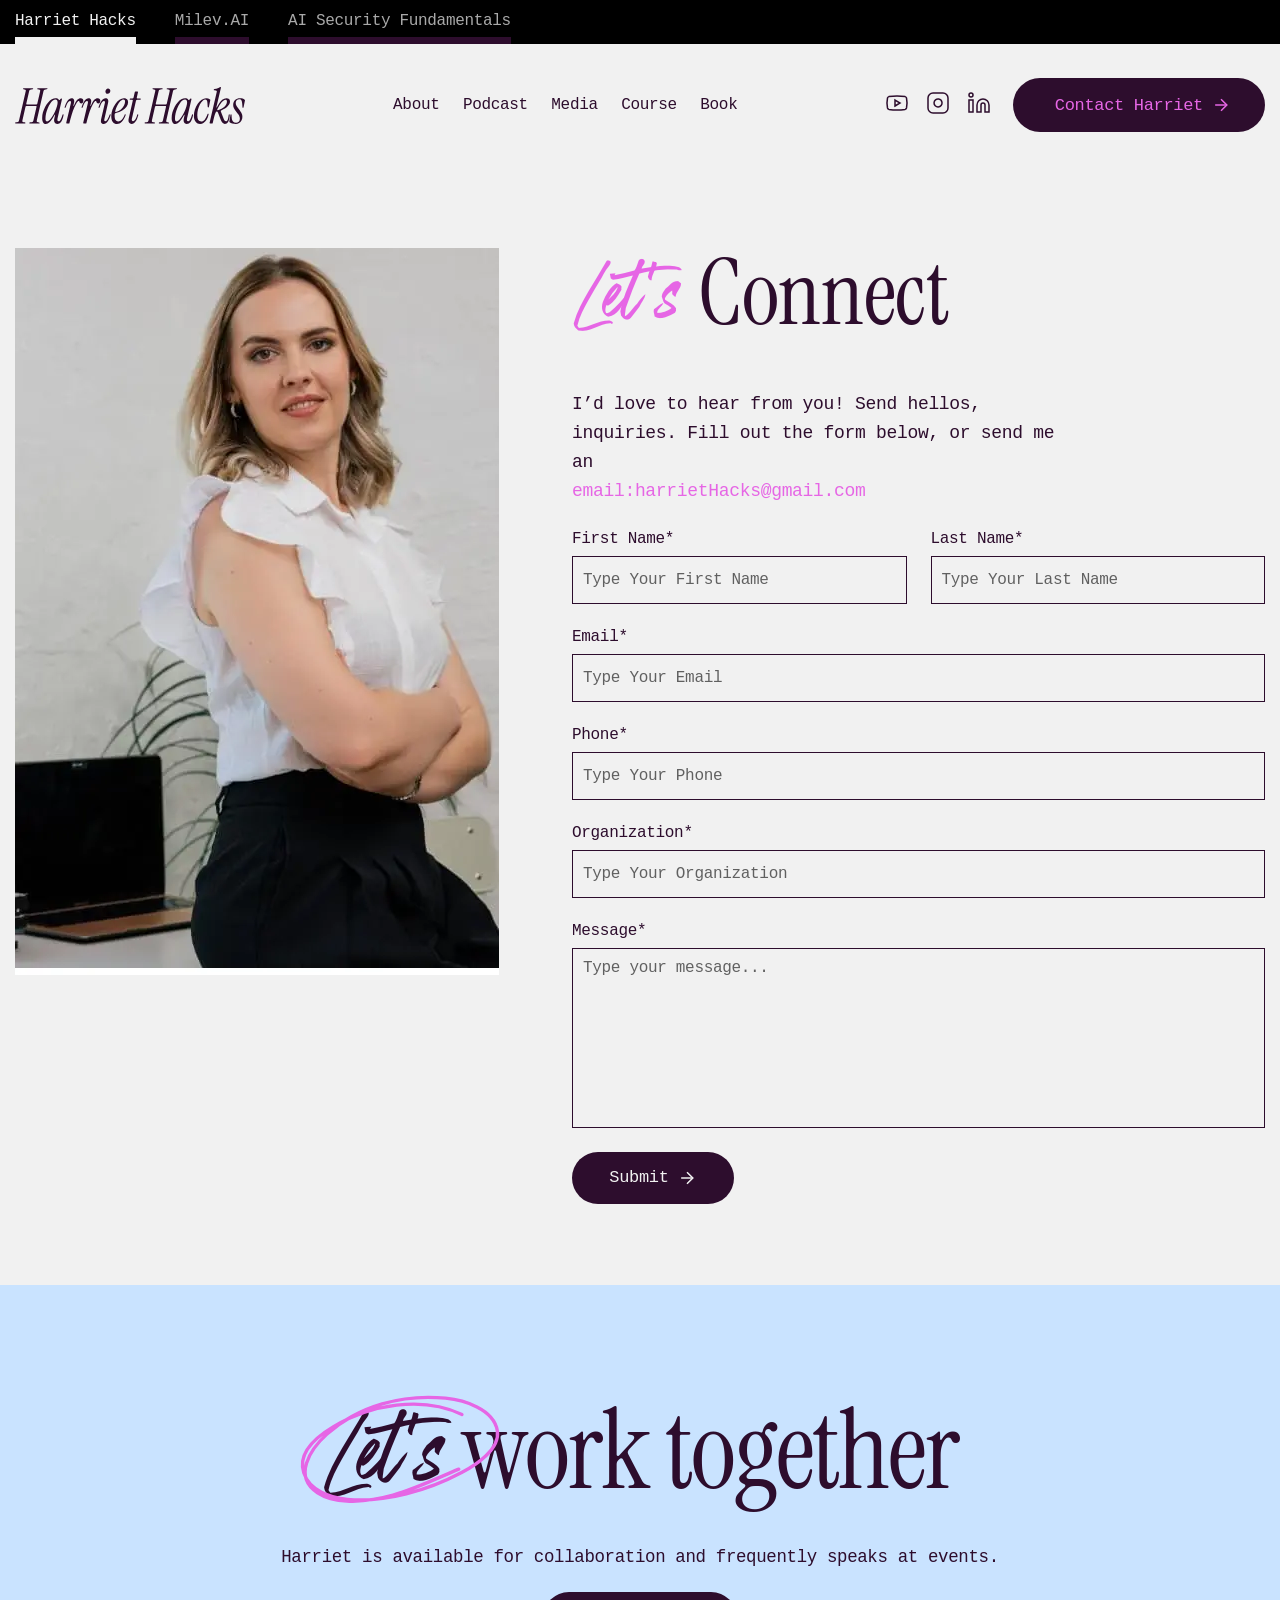
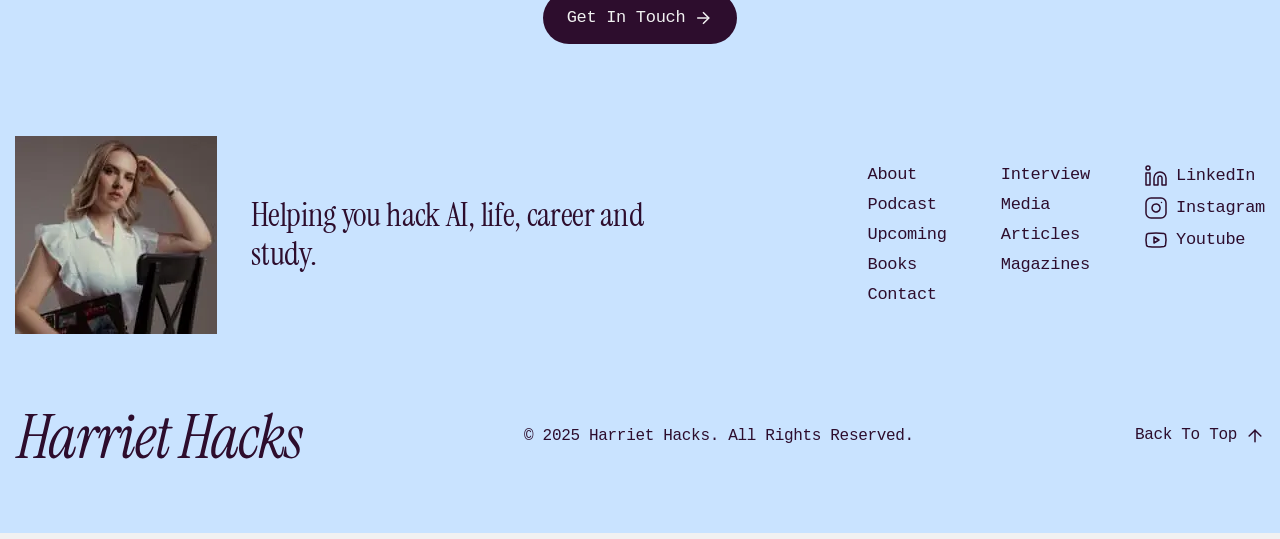
<file: contact.html>
<!DOCTYPE html>
<html lang="en">

<head>
	<title>Harriet Hacks | Contact</title>
	<meta charset="UTF-8">
	<meta name="format-detection" content="telephone=no">
	<!-- <meta http-equiv="Content-Security-Policy"
         content="default-src 'self' data: blob:; font-src 'self' data: blob: https:; style-src 'self' 'unsafe-inline' data:; script-src 'self' 'unsafe-inline' 'unsafe-eval' blob:; img-src 'self' data: blob: https:; connect-src 'self' ws: wss:"> -->

	<link rel="shortcut icon" href="favicon.ico">
	<meta name="viewport" content="width=device-width, initial-scale=1.0">
	<link rel="stylesheet" href="css/style.min.css?_v=20251019043418">
</head>

<body>
	<div class="wrapper">
		<header class="header" id="header">
			<div class="header__top">
				<div class="header__container">
					<nav class="header__top-nav" data-da=".header__mobile, 479.98,2">
						<ul class="header__top-list">
							<li class="header__top-item">
								<a class="header__top-link header__top-link_active" href="#">Harriet Hacks</a>
							</li>
							<li class="header__top-item">
								<a class="header__top-link" href="#">Milev.AI</a>
							</li>
							<li class="header__top-item">
								<a class="header__top-link" href="#">AI Security Fundamentals</a>
							</li>
						</ul>
					</nav>
				</div>
			</div>

			<div class="header__main">
				<div class="header__container">
					<a class="header__logo" href="/">
						<img src="img/logo-2.svg" alt="Harriet Hacks Logo" width="288" height="95">
					</a>

					<nav class="header__nav" data-da=".header__mobile, 1023.98">
						<ul class="header__nav-list">
							<li class="header__nav-item">
								<a href="/about.html" class="header__nav-link">About</a>
							</li>
							<li class="header__nav-item">
								<a href="/podcast.html" class="header__nav-link">Podcast</a>
							</li>
							<li class="header__nav-item">
								<a href="/media.html" class="header__nav-link">Media</a>
							</li>
							<li class="header__nav-item">
								<a href="/course.html" class="header__nav-link">Course</a>
							</li>
							<li class="header__nav-item">
								<a href="/books.html" class="header__nav-link">Book</a>
							</li>
						</ul>
					</nav>



					<div class="header__actions" data-da=".header__mobile, 767.98,3">
						<div class="header__socials">
							<a class="header__socials-link" href="#" aria-label="YouTube">
								<svg width="24" height="24" viewBox="0 0 24 24" fill="none" stroke="currentColor" stroke-width="1.5">
									<path d="M2.5 17a24.12 24.12 0 0 1 0-10 2 2 0 0 1 1.4-1.4 49.56 49.56 0 0 1 16.2 0A2 2 0 0 1 21.5 7a24.12 24.12 0 0 1 0 10 2 2 0 0 1-1.4 1.4 49.55 49.55 0 0 1-16.2 0A2 2 0 0 1 2.5 17" />
									<path d="m10 15 5-3-5-3z" />
								</svg>
							</a>
							<a class="header__socials-link" href="#" aria-label="Instagram">
								<svg width="24" height="24" viewBox="0 0 24 24" fill="none" stroke="currentColor" stroke-width="1.5">
									<rect width="20" height="20" x="2" y="2" rx="5" ry="5" />
									<path d="m16 11.37A4 4 0 1 1 12.63 8 4 4 0 0 1 16 11.37z" />
									<line x1="17.5" x2="17.51" y1="6.5" y2="6.5" />
								</svg>
							</a>
							<a class="header__socials-link" href="#" aria-label="LinkedIn">
								<svg width="24" height="24" viewBox="0 0 24 24" fill="none" stroke="currentColor" stroke-width="1.5">
									<path d="M16 8a6 6 0 0 1 6 6v7h-4v-7a2 2 0 0 0-2-2 2 2 0 0 0-2 2v7h-4v-7a6 6 0 0 1 6-6z" />
									<rect width="4" height="12" x="2" y="9" />
									<circle cx="4" cy="4" r="2" />
								</svg>
							</a>
						</div>
						<a href="/contact.html" class="header__contact-btn btn btn_accent">
							Contact Harriet
							<svg width="20" height="20" viewBox="0 0 20 20" fill="none" stroke="currentColor" stroke-width="1.5">
								<path d="M4.17 10L15.83 10" />
								<path d="M10 4.17L15.83 10L10 15.83" />
							</svg>
						</a>
					</div>

					<button class="header__burger icon-menu" type="button" aria-label="Toggle menu">
						<span></span>
					</button>


					<div class="header__mobile">
						<span class="header__mobile-title">Menu</span>
					</div>
				</div>
			</div>
		</header>
		<main class="page">
			<section class="contact">
				<div class="contact__container">
					<div class="contact__img">
						<picture><source srcset="img/contact/contact-main.webp" type="image/webp"><img src="img/contact/contact-main.jpg" alt="Harriet Hacks Image"></picture>
					</div>
					<div class="contact__col">
						<h1 class="contact__title"><span>Let's</span> Connect</h1>

						<div class="contact__content">
							<p class="contact__info">
								I’d love to hear from you! Send hellos, inquiries.
								Fill out the form below, or send me an <a href="mailto:harrietHacks@gmail.com">email:harrietHacks@gmail.com</a>
							</p>

							<form class="contact__form" action="multipart/form-data" method="POST" data-ajax="true" data-dev="true">
								<div class="contact__form-row">
									<label class="contact__form-label">
										First Name*
										<input class="contact__form-input" type="text" name="firstName" placeholder="Type Your First Name" id="first-name" required></label>
									<label class="contact__form-label">
										Last Name*
										<input class="contact__form-input" type="text" name="lastName" placeholder="Type Your Last Name" id="last-name" required></label>
								</div>
								<label class="contact__form-label">
									Email*
									<input class="contact__form-input" type="email" name="email" placeholder="Type Your Email" id="email" required>
								</label>
								<label class="contact__form-label">
									Phone*
									<input class="contact__form-input" type="tel" name="phone" placeholder="Type Your Phone" id="phone" required>
								</label>
								<label class="contact__form-label">
									Organization*
									<input class="contact__form-input" type="text" name="organization" placeholder="Type Your Organization" id="organization" required>
								</label>
								<label class="contact__form-label">
									Message*
									<textarea class="contact__form-textarea" name="message" placeholder="Type your message..." id="message" required></textarea>
								</label>
								<button class="contact__form-button btn" type="submit" aria-label="Submit">Submit
									<svg width="20" height="20" viewBox="0 0 20 20" fill="none" stroke="currentColor" stroke-width="1.5">
										<path d="M4.17 10L15.83 10" />
										<path d="M10 4.17L15.83 10L10 15.83" />
									</svg>
								</button>
							</form>
						</div>
					</div>
				</div>
			</section>

		</main>
		<footer class="footer" role="contentinfo">
			<div class="footer__container">
				<div class="footer__top">
					<h3 class="footer__title"><span>Let's</span> work together</h3>
					<p class="footer__desc">Harriet is available for collaboration and frequently speaks at events.</p>
					<a href="#" class="footer__btn btn">
						Get In Touch
						<svg width="20" height="20" viewBox="0 0 20 20" fill="none" stroke="currentColor" stroke-width="1.5" aria-hidden="true">
							<path d="M4.17 10L15.83 10" />
							<path d="M10 4.17L15.83 10L10 15.83" />
						</svg>
					</a>
				</div>
				<div class="footer__bottom">
					<div class="footer__row">
						<div class="footer__left">
							<div class="footer__img">
								<picture><source srcset="img/footer/harriet.webp" type="image/webp"><img src="img/footer/harriet.jpg" alt="Harriet Hacks profile photo"></picture>
							</div>
							<h4 class="footer__heading">
								Helping you hack AI, life, career and study.
							</h4>
						</div>
						<div class="footer__right">
							<nav class="footer__nav" aria-label="Footer navigation">
								<ul class="footer__list" role="list">
									<li class="footer__list-item" role="listitem">
										<a class="footer__list-link" href="/about.html">About</a>
									</li>
									<li class="footer__list-item" role="listitem">
										<a class="footer__list-link" href="/podcast.html">Podcast</a>
									</li>
									<li class="footer__list-item" role="listitem">
										<a class="footer__list-link" href="#">Upcoming</a>
									</li>
									<li class="footer__list-item" role="listitem">
										<a class="footer__list-link" href="/books.html">Books</a>
									</li>
									<li class="footer__list-item" role="listitem">
										<a class="footer__list-link" href="/contact.html">Contact</a>
									</li>
								</ul>
								<ul class="footer__list" role="list">
									<li class="footer__list-item" role="listitem">
										<a class="footer__list-link" href="#">Interview</a>
									</li>
									<li class="footer__list-item" role="listitem">
										<a class="footer__list-link" href="/media.html">Media</a>
									</li>
									<li class="footer__list-item" role="listitem">
										<a class="footer__list-link" href="#">Articles</a>
									</li>
									<li class="footer__list-item" role="listitem">
										<a class="footer__list-link" href="#">Magazines</a>
									</li>

								</ul>
								<ul class="footer__list" role="list">
									<li class="footer__list-item" role="listitem">
										<a class="footer__list-link" href="#">
											<svg viewBox="0 0 24 24" xmlns="http://www.w3.org/2000/svg" xmlns:xlink="http://www.w3.org/1999/xlink" width="24.000000" height="24.000000" fill="none" aria-hidden="true">
												<rect id="lucide/linkedin" width="24.000000" height="24.000000" x="0.000000" y="0.000000" fill="rgb(255,255,255)" fill-opacity="0" />
												<path id="Vector" d="M20.2426 9.75736C21.3679 10.8826 22 12.4087 22 14L22 21L18 21L18 14C18 13.4696 17.7893 12.9609 17.4142 12.5858C17.0391 12.2107 16.5304 12 16 12C15.4696 12 14.9609 12.2107 14.5858 12.5858C14.2107 12.9609 14 13.4696 14 14L14 21L10 21L10 14C10 12.4087 10.6321 10.8826 11.7574 9.75736C12.8826 8.63214 14.4087 8 16 8C17.5913 8 19.1174 8.63214 20.2426 9.75736Z" fill-rule="nonzero" stroke="rgb(45,13,45)" stroke-linecap="round" stroke-linejoin="round" stroke-width="1.5" />
												<path id="Vector" d="M6 9L6 21L2 21L2 9L6 9Z" stroke="rgb(45,13,45)" stroke-linecap="round" stroke-linejoin="round" stroke-width="1.5" />
												<path id="Vector" d="M4 6C2.89543 6 2 5.10457 2 4C2 2.89543 2.89543 2 4 2C5.10457 2 6 2.89543 6 4C6 5.10457 5.10457 6 4 6Z" stroke="rgb(45,13,45)" stroke-linecap="round" stroke-linejoin="round" stroke-width="1.5" />
											</svg>
											LinkedIn
										</a>
									</li>
									<li class="footer__list-item" role="listitem">
										<a class="footer__list-link" href="#">
											<svg viewBox="0 0 24 24" xmlns="http://www.w3.org/2000/svg" xmlns:xlink="http://www.w3.org/1999/xlink" width="24.000000" height="24.000000" fill="none" aria-hidden="true">
												<rect id="lucide/instagram" width="24.000000" height="24.000000" x="0.000000" y="0.000000" fill="rgb(255,255,255)" fill-opacity="0" />
												<path id="Vector" d="M17 2C19.7614 2 22 4.23858 22 7L22 17C22 19.7614 19.7614 22 17 22L7 22C4.23858 22 2 19.7614 2 17L2 7C2 4.23858 4.23858 2 7 2L17 2Z" stroke="rgb(45,13,45)" stroke-linecap="round" stroke-linejoin="round" stroke-width="1.5" />
												<path id="Vector" d="M15.5937 13.799C15.2062 14.5458 14.5931 15.1514 13.8416 15.5297C13.0901 15.9079 12.2384 16.0396 11.4077 15.9059C10.5771 15.7723 9.80971 15.3801 9.21479 14.7852C8.61987 14.1902 8.22768 13.4229 8.09402 12.5922C7.96035 11.7615 8.09202 10.9099 8.47028 10.1584C8.84854 9.40685 9.45414 8.79374 10.2009 8.40624C10.9477 8.01874 11.7977 7.87658 12.63 8C13.4789 8.12588 14.2648 8.52146 14.8716 9.1283C15.4785 9.73515 15.8741 10.5211 16 11.37C16.1234 12.2022 15.9812 13.0522 15.5937 13.799Z" fill-rule="nonzero" stroke="rgb(45,13,45)" stroke-linecap="round" stroke-linejoin="round" stroke-width="1.5" />
												<path id="Vector" d="M17.5 6.5L17.51 6.5" stroke="rgb(45,13,45)" stroke-linecap="round" stroke-linejoin="round" stroke-width="1.5" />
											</svg>
											Instagram
										</a>
									</li>
									<li class="footer__list-item" role="listitem">
										<a class="footer__list-link" href="#">
											<svg viewBox="0 0 24 24" xmlns="http://www.w3.org/2000/svg" xmlns:xlink="http://www.w3.org/1999/xlink" width="24.000000" height="24.000000" fill="none" aria-hidden="true">
												<rect id="lucide/Youtube" width="24.000000" height="24.000000" x="0.000000" y="0.000000" fill="rgb(255,255,255)" fill-opacity="0" />
												<path id="Vector" d="M2.50001 7C2.5918 6.66521 2.76915 6.36007 3.01461 6.11461C3.26008 5.86914 3.56522 5.69179 3.90001 5.6C9.26346 4.71146 14.7366 4.71146 20.1 5.6C20.4348 5.69179 20.7399 5.86914 20.9854 6.11461C21.2309 6.36007 21.4082 6.66521 21.5 7C22.1986 10.2967 22.1986 13.7033 21.5 17C21.4082 17.3348 21.2309 17.6399 20.9854 17.8854C20.7399 18.1309 20.4348 18.3082 20.1 18.4C14.7366 19.2887 9.26344 19.2887 3.90001 18.4C3.56522 18.3082 3.26008 18.1309 3.01461 17.8854C2.76915 17.6399 2.5918 17.3348 2.50001 17C1.80143 13.7033 1.80143 10.2967 2.50001 7Z" fill-rule="nonzero" stroke="rgb(45,13,45)" stroke-linecap="round" stroke-linejoin="round" stroke-width="1.5" />
												<path id="Vector" d="M15 12L10 9L10 15L15 12Z" fill-rule="nonzero" stroke="rgb(45,13,45)" stroke-linecap="round" stroke-linejoin="round" stroke-width="1.5" />
											</svg>
											Youtube
										</a>
									</li>
								</ul>
							</nav>

						</div>
					</div>
					<div class="footer__copy">
						<a class="footer__logo" href="/">
							<img src="img/logo-2.svg" alt="Harriet Hacks Logo" width="288" height="95">
						</a>
						<p class="footer__copyright">
							&copy; 2025 Harriet Hacks. All Rights Reserved.
						</p>
						<a href="#header" class="footer__back-to-top" aria-label="Return to top of page">
							Back To Top
							<svg viewBox="0 0 20 20" xmlns="http://www.w3.org/2000/svg" xmlns:xlink="http://www.w3.org/1999/xlink" width="20.000000" height="20.000000" fill="none" aria-hidden="true">
								<rect id="lucide/arrow-up" width="20.000000" height="20.000000" x="0.000000" y="0.000000" fill="rgb(255,255,255)" fill-opacity="0" />
								<path id="Vector" d="M4.16699 9.99984L10.0003 4.1665L15.8337 9.99984" fill-rule="nonzero" stroke="rgb(45,13,45)" stroke-linecap="round" stroke-linejoin="round" stroke-width="1.5" />
								<path id="Vector" d="M11.6667 0L0 0" stroke="rgb(45,13,45)" stroke-linecap="round" stroke-linejoin="round" stroke-width="1.5" transform="matrix(0,1,-1,0,10,4.1665)" />
							</svg>
						</a>
					</div>
				</div>
			</div>
		</footer>
	</div>
	<script src="js/app.min.js?_v=20251019043418"></script>
</body>

</html>
</file>
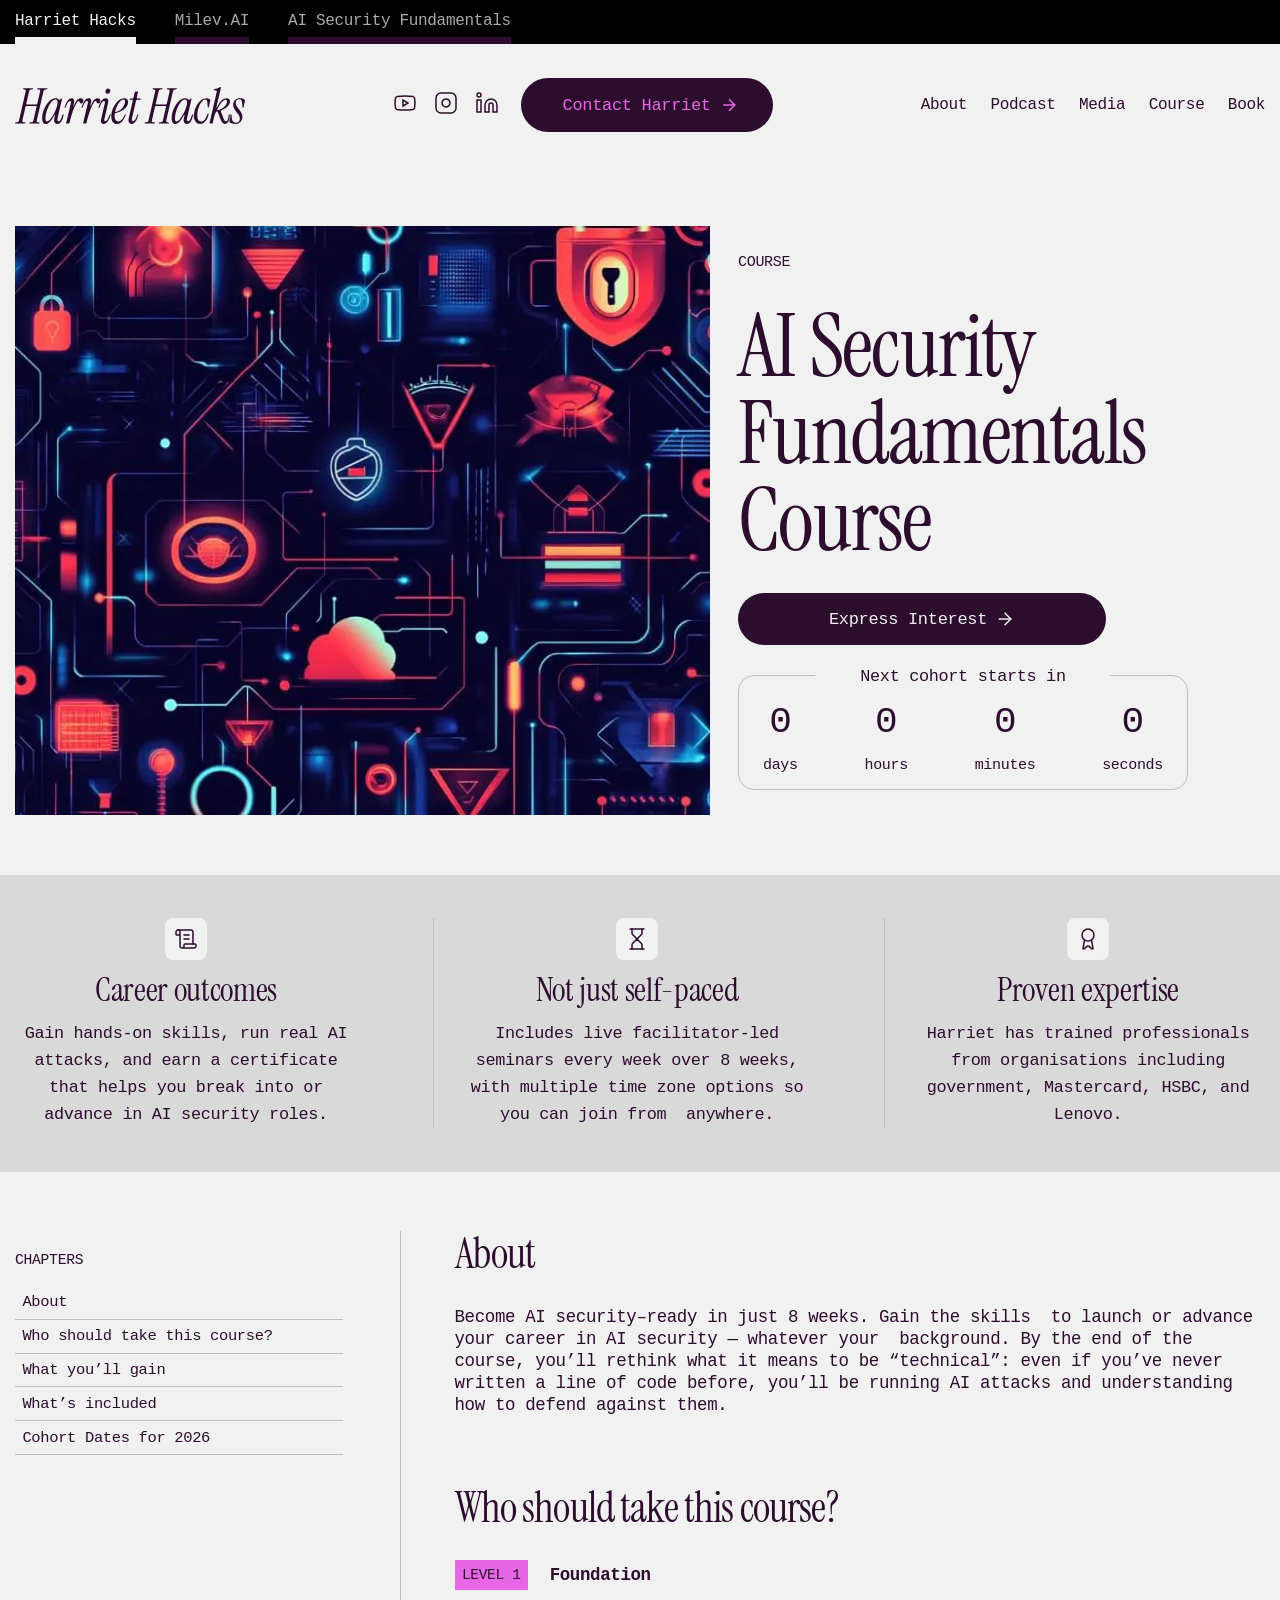
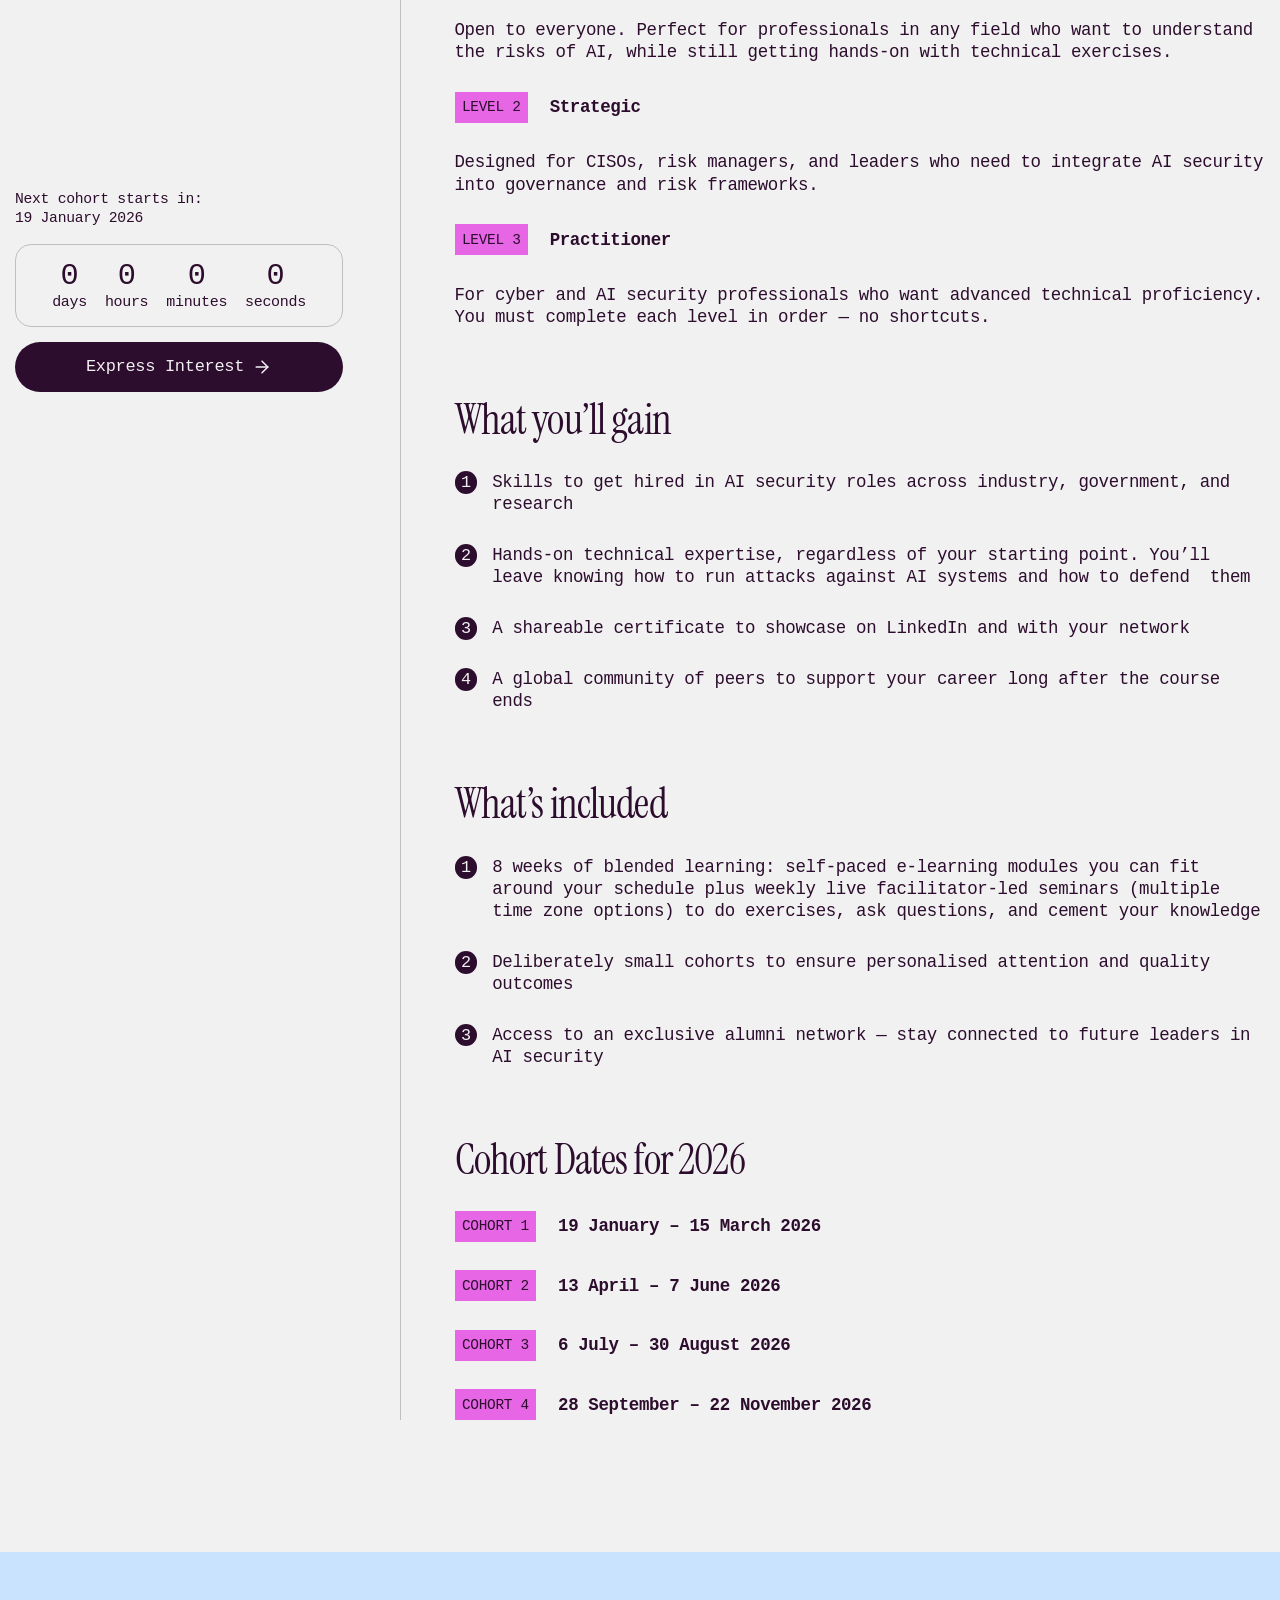
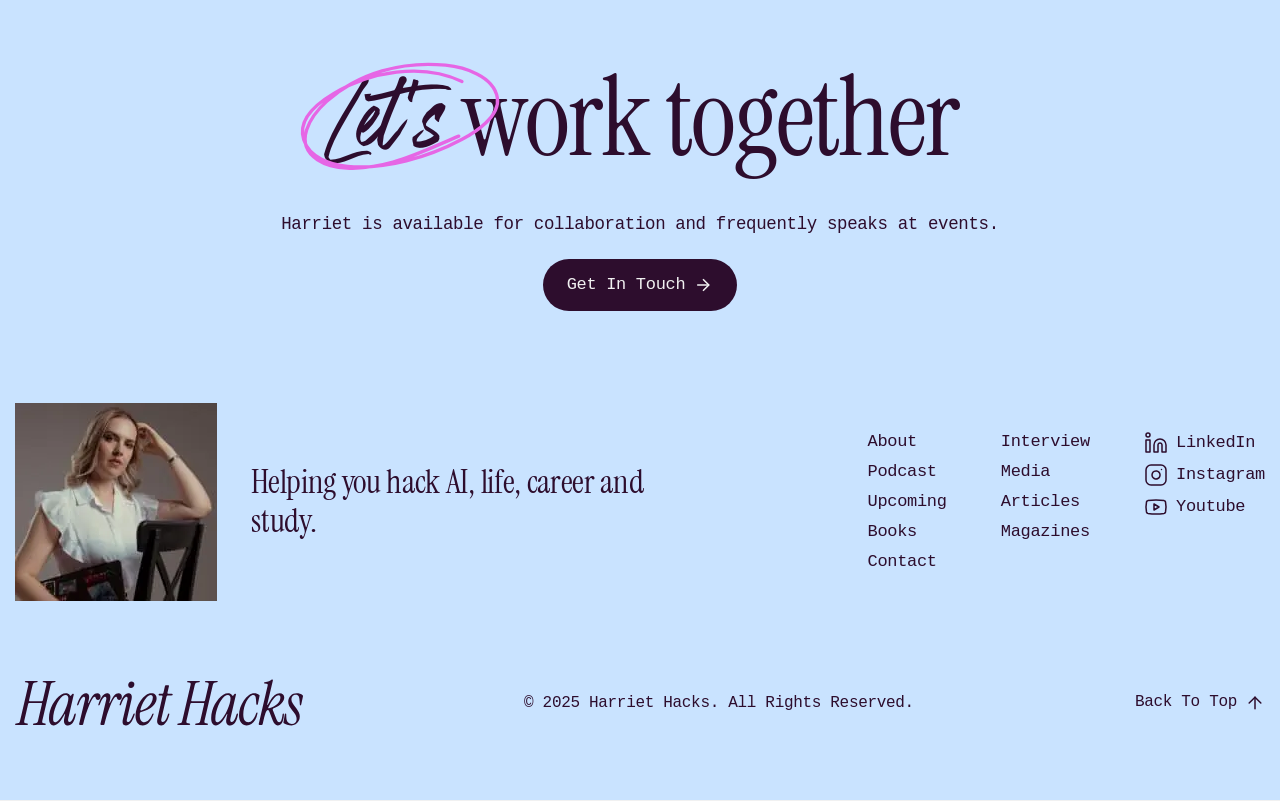
<file: course.html>
<!DOCTYPE html>
<html lang="en">

<head>
	<title>Harriet Hacks | Course</title>
	<meta charset="UTF-8">
	<meta name="format-detection" content="telephone=no">
	<!-- <meta http-equiv="Content-Security-Policy"
         content="default-src 'self' data: blob:; font-src 'self' data: blob: https:; style-src 'self' 'unsafe-inline' data:; script-src 'self' 'unsafe-inline' 'unsafe-eval' blob:; img-src 'self' data: blob: https:; connect-src 'self' ws: wss:"> -->

	<link rel="shortcut icon" href="favicon.ico">
	<meta name="viewport" content="width=device-width, initial-scale=1.0">
	<link rel="stylesheet" href="css/style.min.css?_v=20251019043418">
</head>

<body>
	<div class="wrapper">
		<header class="header" id="header">
			<div class="header__top">
				<div class="header__container">
					<nav class="header__top-nav" data-da=".header__mobile, 479.98,2">
						<ul class="header__top-list">
							<li class="header__top-item">
								<a class="header__top-link header__top-link_active" href="#">Harriet Hacks</a>
							</li>
							<li class="header__top-item">
								<a class="header__top-link" href="#">Milev.AI</a>
							</li>
							<li class="header__top-item">
								<a class="header__top-link" href="#">AI Security Fundamentals</a>
							</li>
						</ul>
					</nav>
				</div>
			</div>

			<div class="header__main">
				<div class="header__container">
					<a class="header__logo" href="/">
						<img src="img/logo-2.svg" alt="Harriet Hacks Logo" width="288" height="95">
					</a>

					<nav class="header__nav" data-da=".header__mobile, 1023.98">
						<ul class="header__nav-list">
							<li class="header__nav-item">
								<a href="/about.html" class="header__nav-link">About</a>
							</li>
							<li class="header__nav-item">
								<a href="/podcast.html" class="header__nav-link">Podcast</a>
							</li>
							<li class="header__nav-item">
								<a href="/media.html" class="header__nav-link">Media</a>
							</li>
							<li class="header__nav-item">
								<a href="/course.html" class="header__nav-link">Course</a>
							</li>
							<li class="header__nav-item">
								<a href="/books.html" class="header__nav-link">Book</a>
							</li>
						</ul>
					</nav>



					<div class="header__actions" data-da=".header__mobile, 767.98,3">
						<div class="header__socials">
							<a class="header__socials-link" href="#" aria-label="YouTube">
								<svg width="24" height="24" viewBox="0 0 24 24" fill="none" stroke="currentColor" stroke-width="1.5">
									<path d="M2.5 17a24.12 24.12 0 0 1 0-10 2 2 0 0 1 1.4-1.4 49.56 49.56 0 0 1 16.2 0A2 2 0 0 1 21.5 7a24.12 24.12 0 0 1 0 10 2 2 0 0 1-1.4 1.4 49.55 49.55 0 0 1-16.2 0A2 2 0 0 1 2.5 17" />
									<path d="m10 15 5-3-5-3z" />
								</svg>
							</a>
							<a class="header__socials-link" href="#" aria-label="Instagram">
								<svg width="24" height="24" viewBox="0 0 24 24" fill="none" stroke="currentColor" stroke-width="1.5">
									<rect width="20" height="20" x="2" y="2" rx="5" ry="5" />
									<path d="m16 11.37A4 4 0 1 1 12.63 8 4 4 0 0 1 16 11.37z" />
									<line x1="17.5" x2="17.51" y1="6.5" y2="6.5" />
								</svg>
							</a>
							<a class="header__socials-link" href="#" aria-label="LinkedIn">
								<svg width="24" height="24" viewBox="0 0 24 24" fill="none" stroke="currentColor" stroke-width="1.5">
									<path d="M16 8a6 6 0 0 1 6 6v7h-4v-7a2 2 0 0 0-2-2 2 2 0 0 0-2 2v7h-4v-7a6 6 0 0 1 6-6z" />
									<rect width="4" height="12" x="2" y="9" />
									<circle cx="4" cy="4" r="2" />
								</svg>
							</a>
						</div>
						<a href="/contact.html" class="header__contact-btn btn btn_accent">
							Contact Harriet
							<svg width="20" height="20" viewBox="0 0 20 20" fill="none" stroke="currentColor" stroke-width="1.5">
								<path d="M4.17 10L15.83 10" />
								<path d="M10 4.17L15.83 10L10 15.83" />
							</svg>
						</a>
					</div>

					<button class="header__burger icon-menu" type="button" aria-label="Toggle menu">
						<span></span>
					</button>


					<div class="header__mobile">
						<span class="header__mobile-title">Menu</span>
					</div>
				</div>
			</div>
		</header>
		<main class="page">
			<section class="course-hero">
				<div class="course-hero__container">
					<div class="course-hero__content">
						<div class="course-hero__image">
							<picture><source srcset="img/course/course-hero.webp" type="image/webp"><img src="img/course/course-hero.jpg" alt="AI Security Fundamentals Course"></picture>
						</div>
						<div class="course-hero__info">
							<span class="course-hero__label">COURSE</span>
							<h1 class="course-hero__title">AI Security Fundamentals Course</h1>
							<a href="/contact.html" class="course-hero__link btn">
								Express Interest
								<svg viewBox="0 0 20 20" xmlns="http://www.w3.org/2000/svg" xmlns:xlink="http://www.w3.org/1999/xlink" width="20.000000" height="20.000000" fill="none">
									<rect id="lucide/arrow-right" width="20.000000" height="20.000000" x="0.000000" y="0.000000" fill="rgb(255,255,255)" fill-opacity="0" />
									<path id="Vector" d="M4.1665 10L15.8332 10" stroke="rgb(241.414,241.414,241.414)" stroke-linecap="round" stroke-linejoin="round" stroke-width="1.5" />
									<path id="Vector" d="M10 4.16663L15.8333 9.99996L10 15.8333" fill-rule="nonzero" stroke="rgb(241.414,241.414,241.414)" stroke-linecap="round" stroke-linejoin="round" stroke-width="1.5" />
								</svg>
							</a>

							<div class="course-hero__timer-wrapper">
								<span class="course-hero__timer-title">Next cohort starts in</span>
								<div class="course-hero__timer timer">
									<div class="timer__item">
										<span class="timer__days">127</span>
										<span>days</span>
									</div>
									<div class="timer__item">
										<span class="timer__hours">1</span>
										<span>hours</span>
									</div>
									<div class="timer__item">
										<span class="timer__minutes">59</span>
										<span>minutes</span>
									</div>
									<div class="timer__item">
										<span class="timer__seconds">59</span>
										<span>seconds</span>
									</div>
								</div>
							</div>
						</div>
					</div>
				</div>
			</section>
			<section class="benefits">
				<div class="benefits__container">
					<div class="benefits__items">
						<div class="benefits__item">
							<div class="benefits__img">
								<img src="img/icons/certificate.svg" alt="Benefit">
							</div>
							<div class="benefits__info">
								<h3 class="benefits__title">Career outcomes</h3>
								<div class="benefits__text">
									<p>
										Gain hands-on skills, run real AI attacks, and earn a certificate that helps you break into or advance in AI security roles.
									</p>
								</div>
							</div>
						</div>

						<div class="benefits__item">
							<div class="benefits__img">
								<img src="img/icons/time.svg" alt="Benefit">
							</div>
							<div class="benefits__info">
								<h3 class="benefits__title">Not just self-paced</h3>
								<div class="benefits__text">
									<p>
										Includes live facilitator-led seminars every week over 8 weeks, with multiple time zone options so you can join from  anywhere.
									</p>
								</div>
							</div>
						</div>

						<div class="benefits__item">
							<div class="benefits__img">
								<img src="img/icons/medal.svg" alt="Benefit">
							</div>
							<div class="benefits__info">
								<h3 class="benefits__title">Proven expertise</h3>
								<div class="benefits__text">
									<p>
										Harriet has trained professionals from organisations including government, Mastercard, HSBC, and Lenovo.
									</p>
								</div>
							</div>
						</div>
					</div>
				</div>
			</section>
			<section class="course-info">
				<div class="course-info__container">
					<aside class="course-info__aside course-aside">
						<div class="course-aside__wrapper">
							<span class="course-aside__label">CHAPTERS</span>
							<ul class="course-aside__list">
								<li class="course-aside__item">
									<a class="course-aside__btn" href="#course-info-about">About</a>
								</li>
								<li class="course-aside__item">
									<a class="course-aside__btn" href="#course-info-who">Who should take this course?</a>
								</li>
								<li class="course-aside__item">
									<a class="course-aside__btn" href="#course-info-gain">What you’ll gain</a>
								</li>
								<li class="course-aside__item">
									<a class="course-aside__btn" href="#course-info-included">What’s included</a>
								</li>
								<li class="course-aside__item">
									<a class="course-aside__btn" href="#course-info-dates">Cohort Dates for 2026</a>
								</li>
							</ul>

							<div class="course-aside__timer-wrapper">
								<span class="course-aside__timer-title">
									Next cohort starts in: <br />
									19 January 2026</span>
								<div class="course-aside__timer timer">
									<div class="timer__item">
										<span class="timer__days">127</span>
										<span>days</span>
									</div>
									<div class="timer__item">
										<span class="timer__hours">1</span>
										<span>hours</span>
									</div>
									<div class="timer__item">
										<span class="timer__minutes">59</span>
										<span>minutes</span>
									</div>
									<div class="timer__item">
										<span class="timer__seconds">59</span>
										<span>seconds</span>
									</div>
								</div>
								<a href="/contact.html" class="course-aside__link btn">
									Express Interest
									<img src="img/icons/arrow-white.svg" alt="arrow" />
								</a>
							</div>
						</div>
					</aside>

					<div class="course-info__content">
						<section class="course-info__section" id="course-info-about">
							<h2 class="course-info__title">About</h2>
							<div class="course-info__text text">
								<p>
									Become AI security–ready in just 8 weeks. Gain the skills  to launch or advance your career in AI security — whatever your  background. By the end of the course, you’ll
									rethink what it means to be “technical”: even if you’ve never written a line of code before, you’ll be running AI attacks and understanding how to defend against them.
								</p>
							</div>
						</section>
						<section class="course-info__section" id="course-info-who">
							<h2 class="course-info__title">Who should take this course?</h2>
							<ul class="course-info__levels headings-list">
								<li class="headings-list__item">
									<div class="headings-list__header">
										<span class="headings-list__number">Level 1</span>
										<span class="headings-list__title">Foundation</span>
									</div>
									<div class="headings-list__text">
										<p>
											Open to everyone. Perfect for professionals in any field who want to understand the risks of AI, while still getting hands-on with technical exercises.
										</p>
									</div>
								</li>

								<li class="headings-list__item">
									<div class="headings-list__header">
										<span class="headings-list__number">Level 2</span>
										<span class="headings-list__title">Strategic</span>
									</div>
									<div class="headings-list__text">
										<p>
											Designed for CISOs, risk managers, and leaders who need to integrate AI security into governance and risk frameworks.
										</p>
									</div>
								</li>

								<li class="headings-list__item">
									<div class="headings-list__header">
										<span class="headings-list__number">Level 3</span>
										<span class="headings-list__title">Practitioner</span>
									</div>
									<div class="headings-list__text">
										<p>
											For cyber and AI security professionals who want advanced technical proficiency. You must complete each level in order — no shortcuts.
										</p>
									</div>
								</li>
							</ul>
						</section>
						<section class="course-info__section" id="course-info-gain">
							<h2 class="course-info__title">What you’ll gain</h2>
							<ol class="course-info__gain ol">
								<li class="ol__item">
									<span class="ol__number">1</span>
									<div class="ol__text">
										<p>
											Skills to get hired in AI security roles across industry, government, and research
										</p>
									</div>
								</li>
								<li class="ol__item">
									<span class="ol__number">2</span>
									<div class="ol__text">
										<p>
											Hands-on technical expertise, regardless of your starting point. You’ll leave knowing how to run attacks against AI systems and how to defend  them
										</p>
									</div>
								</li>
								<li class="ol__item">
									<span class="ol__number">3</span>
									<div class="ol__text">
										<p>
											A shareable certificate to showcase on LinkedIn and with your network
										</p>
									</div>
								</li>
								<li class="ol__item">
									<span class="ol__number">4</span>
									<div class="ol__text">
										<p>
											A global community of peers to support your career long after the course ends
										</p>
									</div>
								</li>
							</ol>
						</section>
						<section class="course-info__section" id="course-info-included">
							<h2 class="course-info__title">What’s included</h2>
							<ol class="course-info__included ol">
								<li class="ol__item">
									<span class="ol__number">1</span>
									<div class="ol__text">
										<p>
											8 weeks of blended learning: self-paced e-learning modules you can fit around your schedule plus weekly live facilitator-led seminars (multiple time zone options) to
											do exercises, ask questions, and cement your knowledge
										</p>
									</div>
								</li>
								<li class="ol__item">
									<span class="ol__number">2</span>
									<div class="ol__text">
										<p>
											Deliberately small cohorts to ensure personalised attention and quality outcomes
										</p>
									</div>
								</li>
								<li class="ol__item">
									<span class="ol__number">3</span>
									<div class="ol__text">
										<p>
											Access to an exclusive alumni network — stay connected to future leaders in AI security
										</p>
									</div>
								</li>
								</li>
							</ol>
						</section>
						<section class="course-info__section" id="course-info-dates">
							<h2 class="course-info__title">Cohort Dates for 2026</h2>
							<ul class="course-info__dates headings-list">
								<li class="headings-list__item">
									<div class="headings-list__header">
										<span class="headings-list__number">Cohort 1</span>
										<span class="headings-list__title">19 January – 15 March 2026</span>
									</div>
								</li>
								<li class="headings-list__item">
									<div class="headings-list__header">
										<span class="headings-list__number">Cohort 2</span>
										<span class="headings-list__title">13 April – 7 June 2026</span>
									</div>
								</li>
								<li class="headings-list__item">
									<div class="headings-list__header">
										<span class="headings-list__number">Cohort 3</span>
										<span class="headings-list__title">6 July – 30 August 2026</span>
									</div>
								</li>
								<li class="headings-list__item">
									<div class="headings-list__header">
										<span class="headings-list__number">Cohort 4</span>
										<span class="headings-list__title">28 September – 22 November 2026</span>
									</div>
								</li>
							</ul>
						</section>
					</div>

				</div>
			</section>

		</main>
		<footer class="footer" role="contentinfo">
			<div class="footer__container">
				<div class="footer__top">
					<h3 class="footer__title"><span>Let's</span> work together</h3>
					<p class="footer__desc">Harriet is available for collaboration and frequently speaks at events.</p>
					<a href="#" class="footer__btn btn">
						Get In Touch
						<svg width="20" height="20" viewBox="0 0 20 20" fill="none" stroke="currentColor" stroke-width="1.5" aria-hidden="true">
							<path d="M4.17 10L15.83 10" />
							<path d="M10 4.17L15.83 10L10 15.83" />
						</svg>
					</a>
				</div>
				<div class="footer__bottom">
					<div class="footer__row">
						<div class="footer__left">
							<div class="footer__img">
								<picture><source srcset="img/footer/harriet.webp" type="image/webp"><img src="img/footer/harriet.jpg" alt="Harriet Hacks profile photo"></picture>
							</div>
							<h4 class="footer__heading">
								Helping you hack AI, life, career and study.
							</h4>
						</div>
						<div class="footer__right">
							<nav class="footer__nav" aria-label="Footer navigation">
								<ul class="footer__list" role="list">
									<li class="footer__list-item" role="listitem">
										<a class="footer__list-link" href="/about.html">About</a>
									</li>
									<li class="footer__list-item" role="listitem">
										<a class="footer__list-link" href="/podcast.html">Podcast</a>
									</li>
									<li class="footer__list-item" role="listitem">
										<a class="footer__list-link" href="#">Upcoming</a>
									</li>
									<li class="footer__list-item" role="listitem">
										<a class="footer__list-link" href="/books.html">Books</a>
									</li>
									<li class="footer__list-item" role="listitem">
										<a class="footer__list-link" href="/contact.html">Contact</a>
									</li>
								</ul>
								<ul class="footer__list" role="list">
									<li class="footer__list-item" role="listitem">
										<a class="footer__list-link" href="#">Interview</a>
									</li>
									<li class="footer__list-item" role="listitem">
										<a class="footer__list-link" href="/media.html">Media</a>
									</li>
									<li class="footer__list-item" role="listitem">
										<a class="footer__list-link" href="#">Articles</a>
									</li>
									<li class="footer__list-item" role="listitem">
										<a class="footer__list-link" href="#">Magazines</a>
									</li>

								</ul>
								<ul class="footer__list" role="list">
									<li class="footer__list-item" role="listitem">
										<a class="footer__list-link" href="#">
											<svg viewBox="0 0 24 24" xmlns="http://www.w3.org/2000/svg" xmlns:xlink="http://www.w3.org/1999/xlink" width="24.000000" height="24.000000" fill="none" aria-hidden="true">
												<rect id="lucide/linkedin" width="24.000000" height="24.000000" x="0.000000" y="0.000000" fill="rgb(255,255,255)" fill-opacity="0" />
												<path id="Vector" d="M20.2426 9.75736C21.3679 10.8826 22 12.4087 22 14L22 21L18 21L18 14C18 13.4696 17.7893 12.9609 17.4142 12.5858C17.0391 12.2107 16.5304 12 16 12C15.4696 12 14.9609 12.2107 14.5858 12.5858C14.2107 12.9609 14 13.4696 14 14L14 21L10 21L10 14C10 12.4087 10.6321 10.8826 11.7574 9.75736C12.8826 8.63214 14.4087 8 16 8C17.5913 8 19.1174 8.63214 20.2426 9.75736Z" fill-rule="nonzero" stroke="rgb(45,13,45)" stroke-linecap="round" stroke-linejoin="round" stroke-width="1.5" />
												<path id="Vector" d="M6 9L6 21L2 21L2 9L6 9Z" stroke="rgb(45,13,45)" stroke-linecap="round" stroke-linejoin="round" stroke-width="1.5" />
												<path id="Vector" d="M4 6C2.89543 6 2 5.10457 2 4C2 2.89543 2.89543 2 4 2C5.10457 2 6 2.89543 6 4C6 5.10457 5.10457 6 4 6Z" stroke="rgb(45,13,45)" stroke-linecap="round" stroke-linejoin="round" stroke-width="1.5" />
											</svg>
											LinkedIn
										</a>
									</li>
									<li class="footer__list-item" role="listitem">
										<a class="footer__list-link" href="#">
											<svg viewBox="0 0 24 24" xmlns="http://www.w3.org/2000/svg" xmlns:xlink="http://www.w3.org/1999/xlink" width="24.000000" height="24.000000" fill="none" aria-hidden="true">
												<rect id="lucide/instagram" width="24.000000" height="24.000000" x="0.000000" y="0.000000" fill="rgb(255,255,255)" fill-opacity="0" />
												<path id="Vector" d="M17 2C19.7614 2 22 4.23858 22 7L22 17C22 19.7614 19.7614 22 17 22L7 22C4.23858 22 2 19.7614 2 17L2 7C2 4.23858 4.23858 2 7 2L17 2Z" stroke="rgb(45,13,45)" stroke-linecap="round" stroke-linejoin="round" stroke-width="1.5" />
												<path id="Vector" d="M15.5937 13.799C15.2062 14.5458 14.5931 15.1514 13.8416 15.5297C13.0901 15.9079 12.2384 16.0396 11.4077 15.9059C10.5771 15.7723 9.80971 15.3801 9.21479 14.7852C8.61987 14.1902 8.22768 13.4229 8.09402 12.5922C7.96035 11.7615 8.09202 10.9099 8.47028 10.1584C8.84854 9.40685 9.45414 8.79374 10.2009 8.40624C10.9477 8.01874 11.7977 7.87658 12.63 8C13.4789 8.12588 14.2648 8.52146 14.8716 9.1283C15.4785 9.73515 15.8741 10.5211 16 11.37C16.1234 12.2022 15.9812 13.0522 15.5937 13.799Z" fill-rule="nonzero" stroke="rgb(45,13,45)" stroke-linecap="round" stroke-linejoin="round" stroke-width="1.5" />
												<path id="Vector" d="M17.5 6.5L17.51 6.5" stroke="rgb(45,13,45)" stroke-linecap="round" stroke-linejoin="round" stroke-width="1.5" />
											</svg>
											Instagram
										</a>
									</li>
									<li class="footer__list-item" role="listitem">
										<a class="footer__list-link" href="#">
											<svg viewBox="0 0 24 24" xmlns="http://www.w3.org/2000/svg" xmlns:xlink="http://www.w3.org/1999/xlink" width="24.000000" height="24.000000" fill="none" aria-hidden="true">
												<rect id="lucide/Youtube" width="24.000000" height="24.000000" x="0.000000" y="0.000000" fill="rgb(255,255,255)" fill-opacity="0" />
												<path id="Vector" d="M2.50001 7C2.5918 6.66521 2.76915 6.36007 3.01461 6.11461C3.26008 5.86914 3.56522 5.69179 3.90001 5.6C9.26346 4.71146 14.7366 4.71146 20.1 5.6C20.4348 5.69179 20.7399 5.86914 20.9854 6.11461C21.2309 6.36007 21.4082 6.66521 21.5 7C22.1986 10.2967 22.1986 13.7033 21.5 17C21.4082 17.3348 21.2309 17.6399 20.9854 17.8854C20.7399 18.1309 20.4348 18.3082 20.1 18.4C14.7366 19.2887 9.26344 19.2887 3.90001 18.4C3.56522 18.3082 3.26008 18.1309 3.01461 17.8854C2.76915 17.6399 2.5918 17.3348 2.50001 17C1.80143 13.7033 1.80143 10.2967 2.50001 7Z" fill-rule="nonzero" stroke="rgb(45,13,45)" stroke-linecap="round" stroke-linejoin="round" stroke-width="1.5" />
												<path id="Vector" d="M15 12L10 9L10 15L15 12Z" fill-rule="nonzero" stroke="rgb(45,13,45)" stroke-linecap="round" stroke-linejoin="round" stroke-width="1.5" />
											</svg>
											Youtube
										</a>
									</li>
								</ul>
							</nav>

						</div>
					</div>
					<div class="footer__copy">
						<a class="footer__logo" href="/">
							<img src="img/logo-2.svg" alt="Harriet Hacks Logo" width="288" height="95">
						</a>
						<p class="footer__copyright">
							&copy; 2025 Harriet Hacks. All Rights Reserved.
						</p>
						<a href="#header" class="footer__back-to-top" aria-label="Return to top of page">
							Back To Top
							<svg viewBox="0 0 20 20" xmlns="http://www.w3.org/2000/svg" xmlns:xlink="http://www.w3.org/1999/xlink" width="20.000000" height="20.000000" fill="none" aria-hidden="true">
								<rect id="lucide/arrow-up" width="20.000000" height="20.000000" x="0.000000" y="0.000000" fill="rgb(255,255,255)" fill-opacity="0" />
								<path id="Vector" d="M4.16699 9.99984L10.0003 4.1665L15.8337 9.99984" fill-rule="nonzero" stroke="rgb(45,13,45)" stroke-linecap="round" stroke-linejoin="round" stroke-width="1.5" />
								<path id="Vector" d="M11.6667 0L0 0" stroke="rgb(45,13,45)" stroke-linecap="round" stroke-linejoin="round" stroke-width="1.5" transform="matrix(0,1,-1,0,10,4.1665)" />
							</svg>
						</a>
					</div>
				</div>
			</div>
		</footer>
	</div>
	<script src="js/app.min.js?_v=20251019043418"></script>
</body>

</html>
</file>
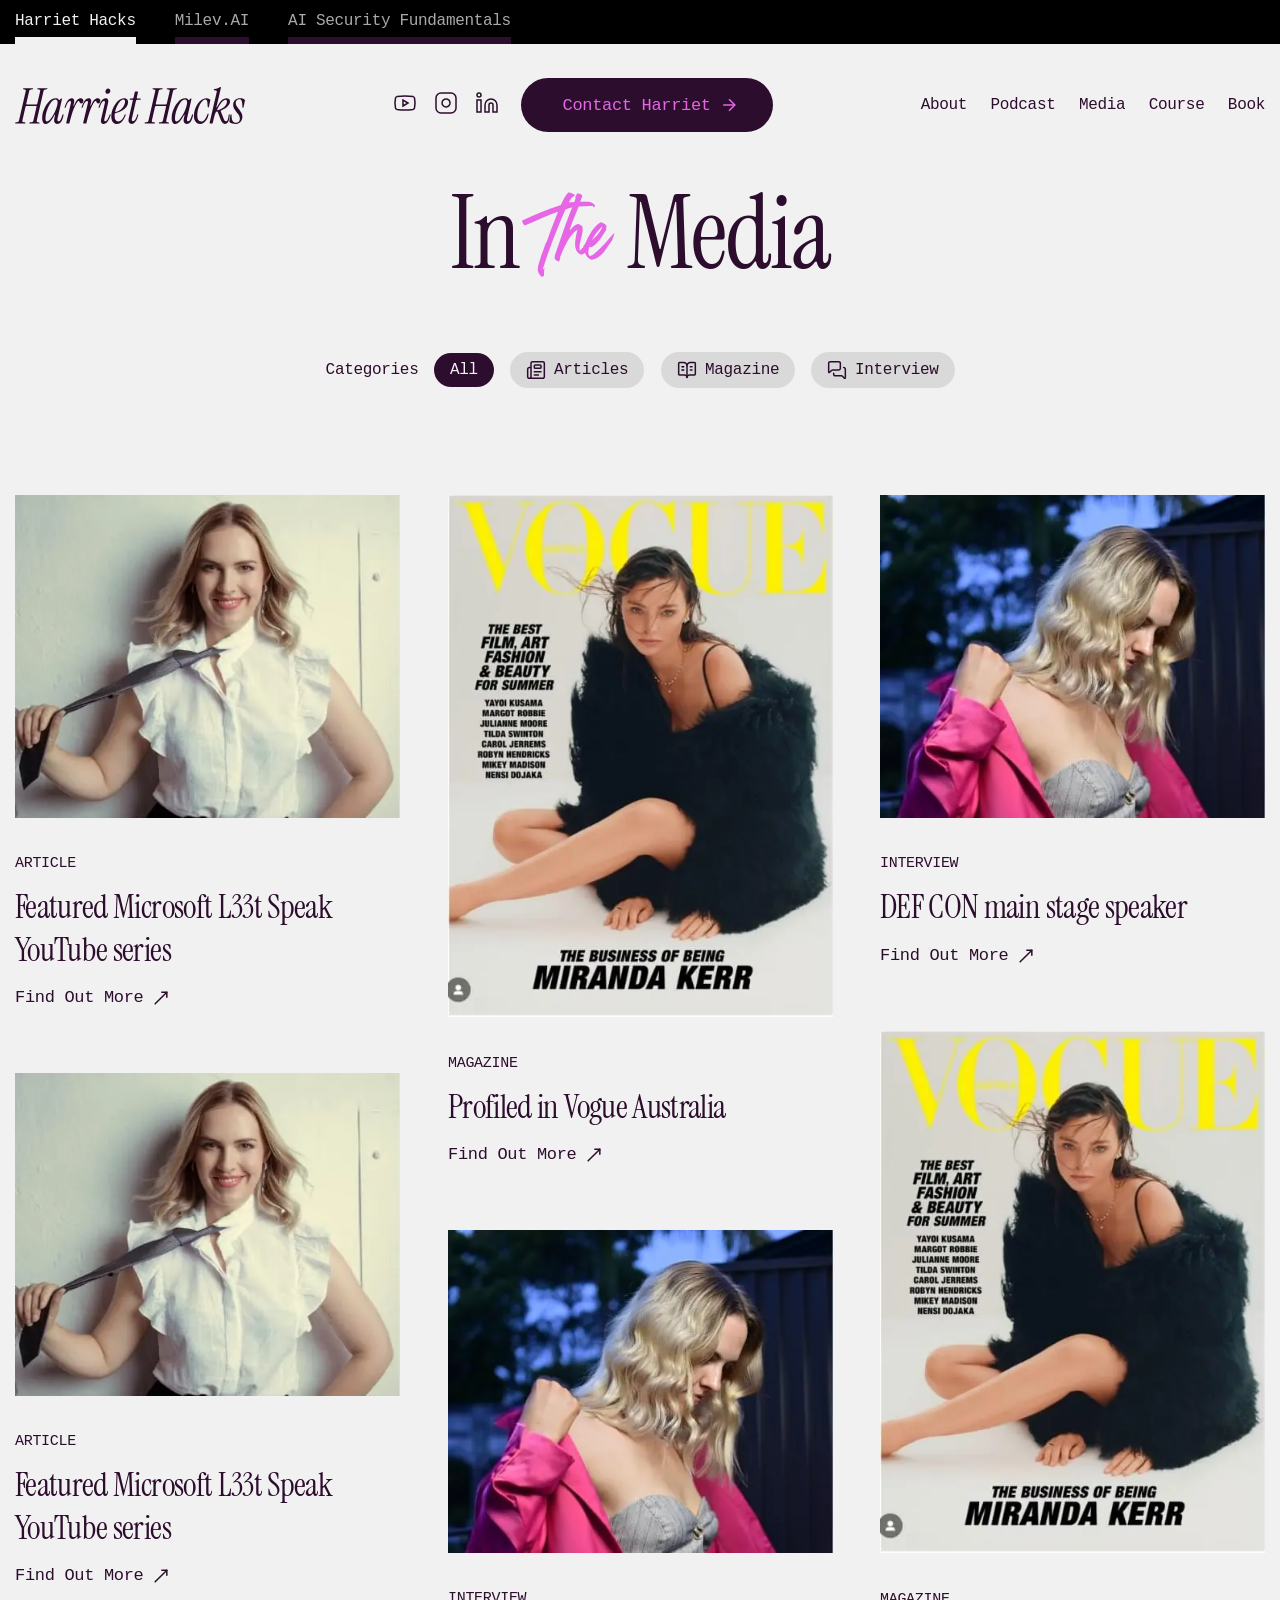
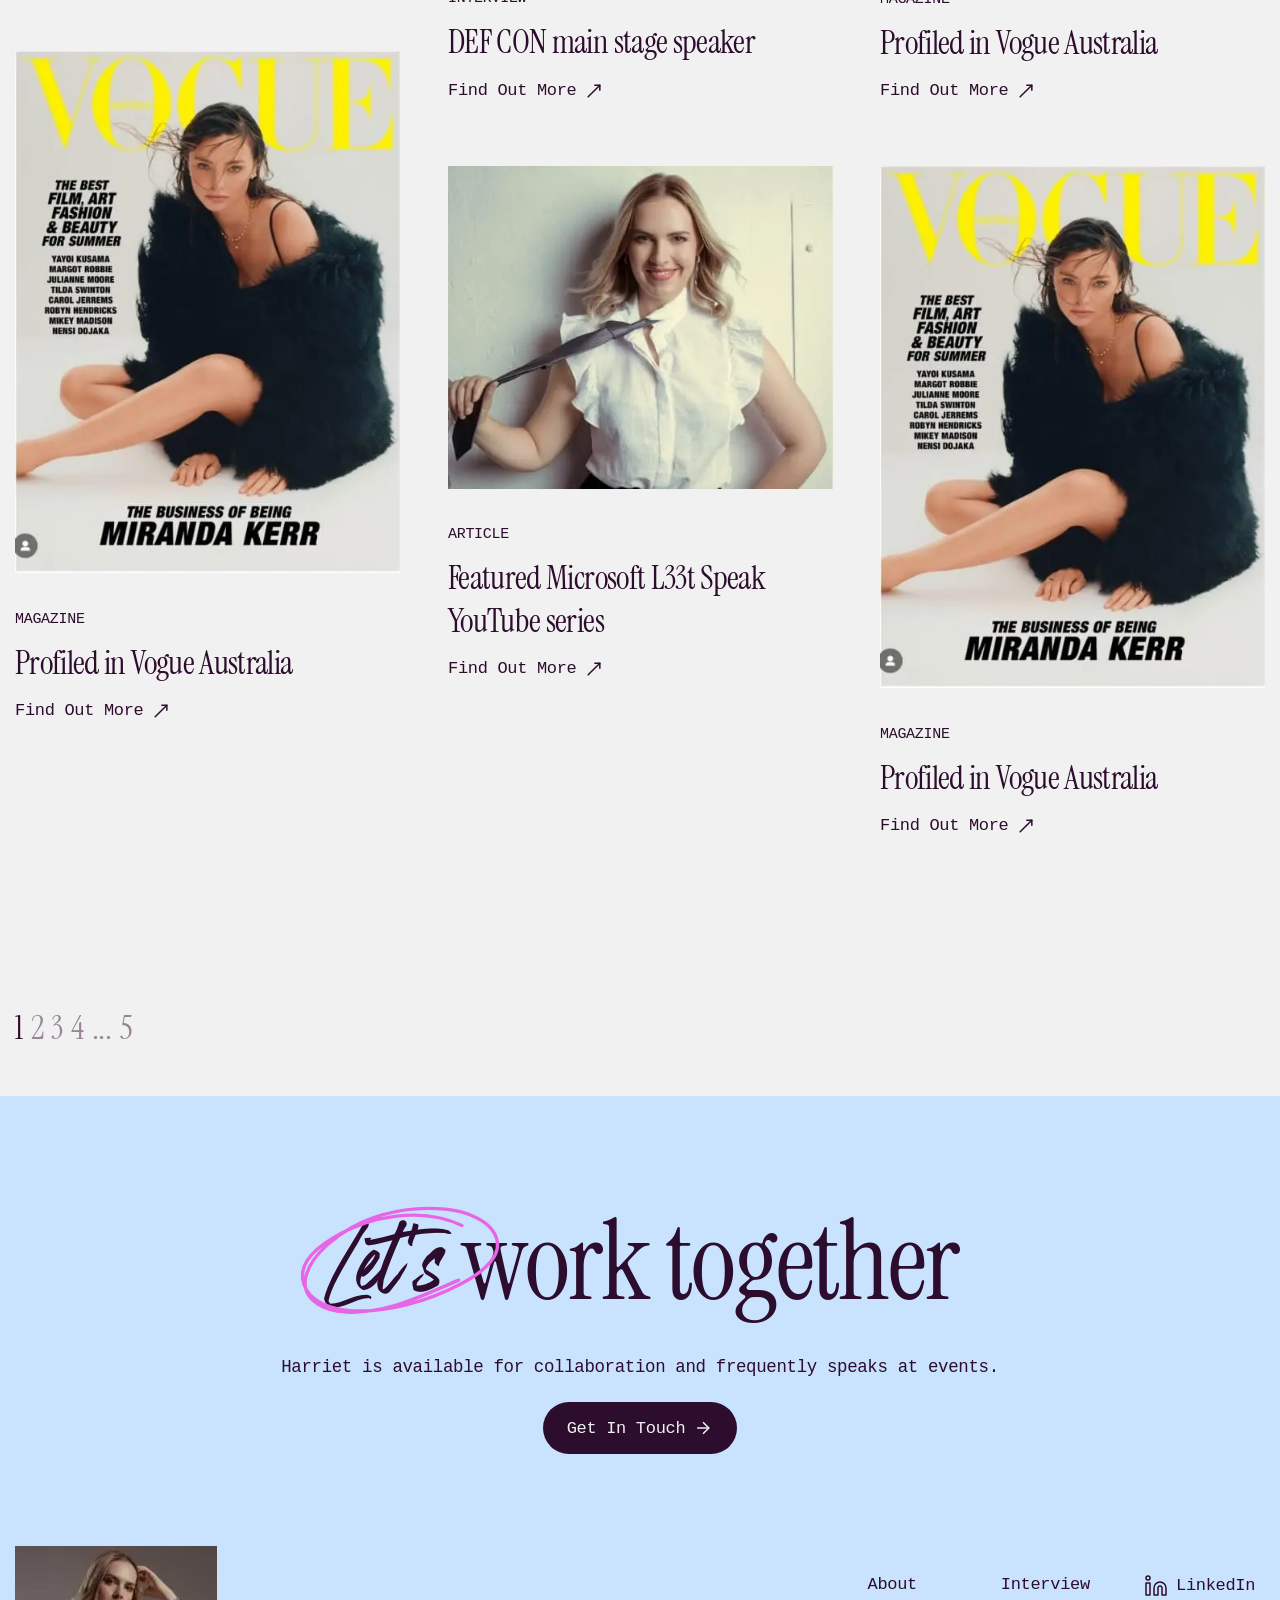
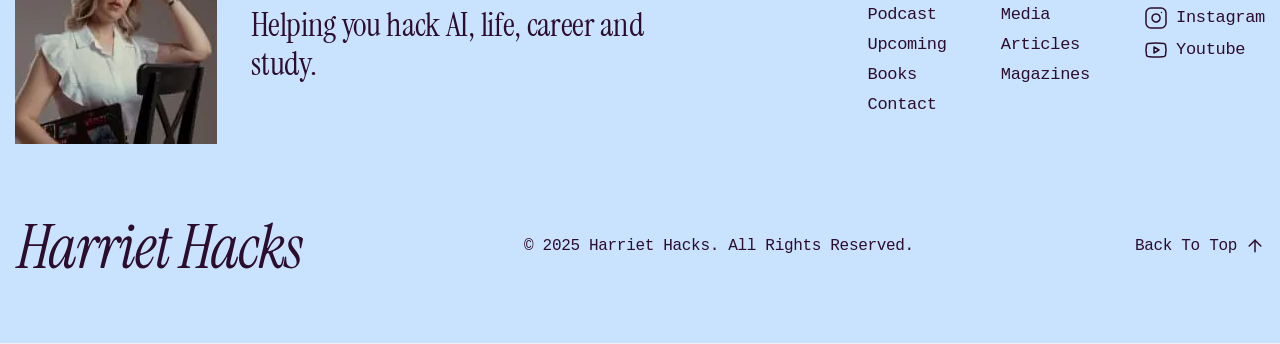
<file: media.html>
<!DOCTYPE html>
<html lang="en">

<head>
	<title>Harriet Hacks | Media</title>
	<meta charset="UTF-8">
	<meta name="format-detection" content="telephone=no">
	<!-- <meta http-equiv="Content-Security-Policy"
         content="default-src 'self' data: blob:; font-src 'self' data: blob: https:; style-src 'self' 'unsafe-inline' data:; script-src 'self' 'unsafe-inline' 'unsafe-eval' blob:; img-src 'self' data: blob: https:; connect-src 'self' ws: wss:"> -->

	<link rel="shortcut icon" href="favicon.ico">
	<meta name="viewport" content="width=device-width, initial-scale=1.0">
	<link rel="stylesheet" href="css/style.min.css?_v=20251019043418">
</head>

<body>
	<div class="wrapper">
		<header class="header" id="header">
			<div class="header__top">
				<div class="header__container">
					<nav class="header__top-nav" data-da=".header__mobile, 479.98,2">
						<ul class="header__top-list">
							<li class="header__top-item">
								<a class="header__top-link header__top-link_active" href="#">Harriet Hacks</a>
							</li>
							<li class="header__top-item">
								<a class="header__top-link" href="#">Milev.AI</a>
							</li>
							<li class="header__top-item">
								<a class="header__top-link" href="#">AI Security Fundamentals</a>
							</li>
						</ul>
					</nav>
				</div>
			</div>

			<div class="header__main">
				<div class="header__container">
					<a class="header__logo" href="/">
						<img src="img/logo-2.svg" alt="Harriet Hacks Logo" width="288" height="95">
					</a>

					<nav class="header__nav" data-da=".header__mobile, 1023.98">
						<ul class="header__nav-list">
							<li class="header__nav-item">
								<a href="/about.html" class="header__nav-link">About</a>
							</li>
							<li class="header__nav-item">
								<a href="/podcast.html" class="header__nav-link">Podcast</a>
							</li>
							<li class="header__nav-item">
								<a href="/media.html" class="header__nav-link">Media</a>
							</li>
							<li class="header__nav-item">
								<a href="/course.html" class="header__nav-link">Course</a>
							</li>
							<li class="header__nav-item">
								<a href="/books.html" class="header__nav-link">Book</a>
							</li>
						</ul>
					</nav>



					<div class="header__actions" data-da=".header__mobile, 767.98,3">
						<div class="header__socials">
							<a class="header__socials-link" href="#" aria-label="YouTube">
								<svg width="24" height="24" viewBox="0 0 24 24" fill="none" stroke="currentColor" stroke-width="1.5">
									<path d="M2.5 17a24.12 24.12 0 0 1 0-10 2 2 0 0 1 1.4-1.4 49.56 49.56 0 0 1 16.2 0A2 2 0 0 1 21.5 7a24.12 24.12 0 0 1 0 10 2 2 0 0 1-1.4 1.4 49.55 49.55 0 0 1-16.2 0A2 2 0 0 1 2.5 17" />
									<path d="m10 15 5-3-5-3z" />
								</svg>
							</a>
							<a class="header__socials-link" href="#" aria-label="Instagram">
								<svg width="24" height="24" viewBox="0 0 24 24" fill="none" stroke="currentColor" stroke-width="1.5">
									<rect width="20" height="20" x="2" y="2" rx="5" ry="5" />
									<path d="m16 11.37A4 4 0 1 1 12.63 8 4 4 0 0 1 16 11.37z" />
									<line x1="17.5" x2="17.51" y1="6.5" y2="6.5" />
								</svg>
							</a>
							<a class="header__socials-link" href="#" aria-label="LinkedIn">
								<svg width="24" height="24" viewBox="0 0 24 24" fill="none" stroke="currentColor" stroke-width="1.5">
									<path d="M16 8a6 6 0 0 1 6 6v7h-4v-7a2 2 0 0 0-2-2 2 2 0 0 0-2 2v7h-4v-7a6 6 0 0 1 6-6z" />
									<rect width="4" height="12" x="2" y="9" />
									<circle cx="4" cy="4" r="2" />
								</svg>
							</a>
						</div>
						<a href="/contact.html" class="header__contact-btn btn btn_accent">
							Contact Harriet
							<svg width="20" height="20" viewBox="0 0 20 20" fill="none" stroke="currentColor" stroke-width="1.5">
								<path d="M4.17 10L15.83 10" />
								<path d="M10 4.17L15.83 10L10 15.83" />
							</svg>
						</a>
					</div>

					<button class="header__burger icon-menu" type="button" aria-label="Toggle menu">
						<span></span>
					</button>


					<div class="header__mobile">
						<span class="header__mobile-title">Menu</span>
					</div>
				</div>
			</div>
		</header>
		<main>
			<section class="media-hero" aria-labelledby="media-hero-title">
				<div class="media-hero__container">
					<h1 id="media-hero-title" class="media-hero__title">In <span>The</span> Media</h1>
					<div class="media-hero__content">
						<div data-tabs class="media-hero__tabs tabs">
							<div class="media-hero__tabs-header">
								<span class="tabs__header-label" id="categories-label">Categories</span>
								<nav data-tabs-titles class="media-hero__tabs-navigation" role="tablist" aria-labelledby="categories-label">
									<button type="button" class="tabs__title _tab-active" role="tab" aria-selected="true" aria-controls="tab-panel-all" id="tab-all">All</button>
									<button type="button" class="tabs__title" role="tab" aria-selected="false" aria-controls="tab-panel-articles" id="tab-articles">
										<svg viewBox="0 0 20 20" xmlns="http://www.w3.org/2000/svg" xmlns:xlink="http://www.w3.org/1999/xlink" width="20.000000" height="20.000000" fill="none" aria-hidden="true">
											<rect id="lucide/newspaper" width="20.000000" height="20.000000" x="0.000000" y="0.000000" fill="rgb(255,255,255)" fill-opacity="0" />
											<path id="Vector" d="M12.4997 15L8.33301 15" stroke="rgb(45,13,45)" stroke-linecap="round" stroke-linejoin="round" stroke-width="1.5" />
											<path id="Vector" d="M14.9997 11.6667L8.33301 11.6667" stroke="rgb(45,13,45)" stroke-linecap="round" stroke-linejoin="round" stroke-width="1.5" />
											<path id="Vector" d="M5.00033 7.50002L3.33366 7.50002C2.89163 7.50002 2.46771 7.67562 2.15515 7.98818C1.84259 8.30074 1.66699 8.72466 1.66699 9.16669L1.66699 16.6667C1.66699 17.1087 1.84259 17.5326 2.15515 17.8452C2.46771 18.1578 2.89163 18.3334 3.33366 18.3334L16.667 18.3334C17.109 18.3334 17.5329 18.1578 17.8455 17.8452C18.1581 17.5326 18.3337 17.1087 18.3337 16.6667L18.3337 3.33335C18.3337 2.89133 18.1581 2.4674 17.8455 2.15484C17.5329 1.84228 17.109 1.66669 16.667 1.66669L6.66699 1.66669C6.22496 1.66669 5.80104 1.84228 5.48848 2.15484C5.17592 2.4674 5.00033 2.89133 5.00033 3.33335L5.00033 16.6667C5.00033 17.1087 4.82473 17.5326 4.51217 17.8452C4.19961 18.1578 3.77569 18.3334 3.33366 18.3334" fill-rule="nonzero" stroke="rgb(45,13,45)" stroke-linecap="round" stroke-linejoin="round" stroke-width="1.5" />
											<path id="Vector" d="M14.1663 5C14.6266 5 14.9997 5.3731 14.9997 5.83333L14.9997 7.5C14.9997 7.96024 14.6266 8.33333 14.1663 8.33333L9.16634 8.33333C8.7061 8.33333 8.33301 7.96024 8.33301 7.5L8.33301 5.83333C8.33301 5.3731 8.7061 5 9.16634 5L14.1663 5Z" stroke="rgb(45,13,45)" stroke-linecap="round" stroke-linejoin="round" stroke-width="1.5" />
										</svg>
										Articles
									</button>
									<button type="button" class="tabs__title" role="tab" aria-selected="false" aria-controls="tab-panel-magazine" id="tab-magazine">
										<svg viewBox="0 0 20 20" xmlns="http://www.w3.org/2000/svg" xmlns:xlink="http://www.w3.org/1999/xlink" width="20.000000" height="20.000000" fill="none" aria-hidden="true">
											<rect id="lucide/book-open-text" width="20.000000" height="20.000000" x="0.000000" y="0.000000" fill="rgb(255,255,255)" fill-opacity="0" />
											<path id="Vector" d="M0 0L11.6667 0" stroke="rgb(45,13,45)" stroke-linecap="round" stroke-linejoin="round" stroke-width="1.5" transform="matrix(0,1,-1,0,10,5.83331)" />
											<path id="Vector" d="M13.333 10L14.9997 10" stroke="rgb(45,13,45)" stroke-linecap="round" stroke-linejoin="round" stroke-width="1.5" />
											<path id="Vector" d="M13.333 6.66669L14.9997 6.66669" stroke="rgb(45,13,45)" stroke-linecap="round" stroke-linejoin="round" stroke-width="1.5" />
											<path id="Vector" d="M1.91107 14.7559C1.75479 14.5996 1.66699 14.3877 1.66699 14.1667L1.66699 3.33333C1.66699 3.11232 1.75479 2.90036 1.91107 2.74408C2.06735 2.5878 2.27931 2.5 2.50033 2.5L6.66699 2.5C7.55105 2.5 8.39889 2.85119 9.02402 3.47631C9.64914 4.10143 10.0003 4.94928 10.0003 5.83333C10.0003 4.94928 10.3515 4.10143 10.9766 3.47631C11.6018 2.85119 12.4496 2.5 13.3337 2.5L17.5003 2.5C17.7213 2.5 17.9333 2.5878 18.0896 2.74408C18.2459 2.90036 18.3337 3.11232 18.3337 3.33333L18.3337 14.1667C18.3337 14.3877 18.2459 14.5996 18.0896 14.7559C17.9333 14.9122 17.7213 15 17.5003 15L12.5003 15C11.8373 15 11.2014 15.2634 10.7326 15.7322C10.2637 16.2011 10.0003 16.837 10.0003 17.5C10.0003 16.837 9.73693 16.2011 9.26809 15.7322C8.79925 15.2634 8.16337 15 7.50033 15L2.50033 15C2.27931 15 2.06735 14.9122 1.91107 14.7559Z" fill-rule="nonzero" stroke="rgb(45,13,45)" stroke-linecap="round" stroke-linejoin="round" stroke-width="1.5" />
											<path id="Vector" d="M5 10L6.66667 10" stroke="rgb(0,0,0)" stroke-linecap="round" stroke-linejoin="round" stroke-width="1.5" />
											<path id="Vector" d="M5 6.66669L6.66667 6.66669" stroke="rgb(0,0,0)" stroke-linecap="round" stroke-linejoin="round" stroke-width="1.5" />
										</svg>
										Magazine
									</button>
									<button type="button" class="tabs__title" role="tab" aria-selected="false" aria-controls="tab-panel-interview" id="tab-interview">
										<svg viewBox="0 0 20 20" xmlns="http://www.w3.org/2000/svg" xmlns:xlink="http://www.w3.org/1999/xlink" width="20.000000" height="20.000000" fill="none" aria-hidden="true">
											<rect id="lucide/messages-square" width="20.000000" height="20.000000" x="0.000000" y="0.000000" fill="rgb(255,255,255)" fill-opacity="0" />
											<path id="Vector" d="M12.8455 9.51186C12.5329 9.82443 12.109 10 11.667 10L5.69033 10C5.24833 10.0001 4.82448 10.1758 4.51199 10.4884L2.67699 12.3234C2.59425 12.4061 2.48883 12.4624 2.37407 12.4852C2.2593 12.5081 2.14035 12.4964 2.03225 12.4516C1.92414 12.4068 1.83174 12.331 1.76673 12.2337C1.70172 12.1364 1.66701 12.022 1.66699 11.905L1.66699 3.33335C1.66699 2.89133 1.84259 2.4674 2.15515 2.15484C2.46771 1.84228 2.89163 1.66669 3.33366 1.66669L11.667 1.66669C12.109 1.66669 12.5329 1.84228 12.8455 2.15484C13.1581 2.4674 13.3337 2.89133 13.3337 3.33335L13.3337 8.33335C13.3337 8.77538 13.1581 9.1993 12.8455 9.51186Z" fill-rule="nonzero" stroke="rgb(45,13,45)" stroke-linecap="round" stroke-linejoin="round" stroke-width="1.5" />
											<path id="Vector" d="M16.667 7.5C17.109 7.5 17.5329 7.6756 17.8455 7.98816C18.1581 8.30072 18.3337 8.72464 18.3337 9.16667L18.3337 17.7383C18.3336 17.8553 18.2989 17.9697 18.2339 18.067C18.1689 18.1643 18.0765 18.2401 17.9684 18.2849C17.8603 18.3297 17.7413 18.3414 17.6266 18.3186C17.5118 18.2957 17.4064 18.2394 17.3237 18.1567L15.4887 16.3217C15.1762 16.0091 14.7523 15.8334 14.3103 15.8333L8.33366 15.8333C7.89163 15.8333 7.46771 15.6577 7.15515 15.3452C6.84259 15.0326 6.66699 14.6087 6.66699 14.1667L6.66699 13.3333" fill-rule="nonzero" stroke="rgb(45,13,45)" stroke-linecap="round" stroke-linejoin="round" stroke-width="1.5" />
										</svg>
										Interview
									</button>
								</nav>
							</div>
							<div data-tabs-body class="tabs__content">
								<div class="tabs__body" role="tabpanel" id="tab-panel-all" aria-labelledby="tab-all">
									<div class="tabs__articles" role="list" aria-label="Media articles">

										<article class="article media-hero__article" role="listitem">
											<div class="article__img">
												<picture><source srcset="img/media/media-1.webp" type="image/webp"><img src="img/media/media-1.jpg" alt="Featured Microsoft L33t Speak YouTube series" loading="lazy"></picture>
											</div>
											<div class="article__info">
												<span class="article__label" aria-label="Category">Article</span>
												<h3 class="article__title">Featured Microsoft L33t Speak YouTube series</h3>
												<a href="#" class="article__link" aria-label="Read more about Featured Microsoft L33t Speak YouTube series">
													Find Out More
													<svg viewBox="0 0 20 20" xmlns="http://www.w3.org/2000/svg" xmlns:xlink="http://www.w3.org/1999/xlink" width="20.000000" height="20.000000" fill="none" aria-hidden="true">
														<rect id="lucide/move-up-right" width="20.000000" height="20.000000" x="0.000000" y="0.000000" fill="rgb(255,255,255)" fill-opacity="0" />
														<path id="Vector" d="M10.833 4.16663L15.833 4.16663L15.833 9.16663" fill-rule="nonzero" stroke="rgb(45,13,45)" stroke-linecap="round" stroke-linejoin="round" stroke-width="1.5" />
														<path id="Vector" d="M15.8327 4.16663L4.16602 15.8333" fill-rule="nonzero" stroke="rgb(45,13,45)" stroke-linecap="round" stroke-linejoin="round" stroke-width="1.5" />
													</svg>
												</a>
											</div>
										</article>

										<article class="article media-hero__article" role="listitem">
											<div class="article__img">
												<picture><source srcset="img/media/media-2.webp" type="image/webp"><img src="img/media/media-2.jpg" alt="Profiled in Vogue Australia" loading="lazy"></picture>
											</div>
											<div class="article__info">
												<span class="article__label" aria-label="Category">magazine</span>
												<h3 class="article__title">Profiled in Vogue Australia</h3>
												<a href="#" class="article__link" aria-label="Read more about Profiled in Vogue Australia">
													Find Out More
													<svg viewBox="0 0 20 20" xmlns="http://www.w3.org/2000/svg" xmlns:xlink="http://www.w3.org/1999/xlink" width="20.000000" height="20.000000" fill="none" aria-hidden="true">
														<rect id="lucide/move-up-right" width="20.000000" height="20.000000" x="0.000000" y="0.000000" fill="rgb(255,255,255)" fill-opacity="0" />
														<path id="Vector" d="M10.833 4.16663L15.833 4.16663L15.833 9.16663" fill-rule="nonzero" stroke="rgb(45,13,45)" stroke-linecap="round" stroke-linejoin="round" stroke-width="1.5" />
														<path id="Vector" d="M15.8327 4.16663L4.16602 15.8333" fill-rule="nonzero" stroke="rgb(45,13,45)" stroke-linecap="round" stroke-linejoin="round" stroke-width="1.5" />
													</svg>
												</a>
											</div>
										</article>

										<article class="article media-hero__article" role="listitem">
											<div class="article__img">
												<picture><source srcset="img/media/media-3.webp" type="image/webp"><img src="img/media/media-3.jpg" alt="DEF CON main stage speaker" loading="lazy"></picture>
											</div>
											<div class="article__info">
												<span class="article__label" aria-label="Category">Interview</span>
												<h3 class="article__title">DEF CON main stage speaker</h3>
												<a href="#" class="article__link" aria-label="Read more about DEF CON main stage speaker">
													Find Out More
													<svg viewBox="0 0 20 20" xmlns="http://www.w3.org/2000/svg" xmlns:xlink="http://www.w3.org/1999/xlink" width="20.000000" height="20.000000" fill="none" aria-hidden="true">
														<rect id="lucide/move-up-right" width="20.000000" height="20.000000" x="0.000000" y="0.000000" fill="rgb(255,255,255)" fill-opacity="0" />
														<path id="Vector" d="M10.833 4.16663L15.833 4.16663L15.833 9.16663" fill-rule="nonzero" stroke="rgb(45,13,45)" stroke-linecap="round" stroke-linejoin="round" stroke-width="1.5" />
														<path id="Vector" d="M15.8327 4.16663L4.16602 15.8333" fill-rule="nonzero" stroke="rgb(45,13,45)" stroke-linecap="round" stroke-linejoin="round" stroke-width="1.5" />
													</svg>
												</a>
											</div>
										</article>


										<article class="article media-hero__article" role="listitem">
											<div class="article__img">
												<picture><source srcset="img/media/media-2.webp" type="image/webp"><img src="img/media/media-2.jpg" alt="Profiled in Vogue Australia" loading="lazy"></picture>
											</div>
											<div class="article__info">
												<span class="article__label" aria-label="Category">magazine</span>
												<h3 class="article__title">Profiled in Vogue Australia</h3>
												<a href="#" class="article__link" aria-label="Read more about Profiled in Vogue Australia">
													Find Out More
													<svg viewBox="0 0 20 20" xmlns="http://www.w3.org/2000/svg" xmlns:xlink="http://www.w3.org/1999/xlink" width="20.000000" height="20.000000" fill="none" aria-hidden="true">
														<rect id="lucide/move-up-right" width="20.000000" height="20.000000" x="0.000000" y="0.000000" fill="rgb(255,255,255)" fill-opacity="0" />
														<path id="Vector" d="M10.833 4.16663L15.833 4.16663L15.833 9.16663" fill-rule="nonzero" stroke="rgb(45,13,45)" stroke-linecap="round" stroke-linejoin="round" stroke-width="1.5" />
														<path id="Vector" d="M15.8327 4.16663L4.16602 15.8333" fill-rule="nonzero" stroke="rgb(45,13,45)" stroke-linecap="round" stroke-linejoin="round" stroke-width="1.5" />
													</svg>
												</a>
											</div>
										</article>

										<article class="article media-hero__article" role="listitem">
											<div class="article__img">
												<picture><source srcset="img/media/media-1.webp" type="image/webp"><img src="img/media/media-1.jpg" alt="Featured Microsoft L33t Speak YouTube series" loading="lazy"></picture>
											</div>
											<div class="article__info">
												<span class="article__label" aria-label="Category">Article</span>
												<h3 class="article__title">Featured Microsoft L33t Speak YouTube series</h3>
												<a href="#" class="article__link" aria-label="Read more about Featured Microsoft L33t Speak YouTube series">
													Find Out More
													<svg viewBox="0 0 20 20" xmlns="http://www.w3.org/2000/svg" xmlns:xlink="http://www.w3.org/1999/xlink" width="20.000000" height="20.000000" fill="none" aria-hidden="true">
														<rect id="lucide/move-up-right" width="20.000000" height="20.000000" x="0.000000" y="0.000000" fill="rgb(255,255,255)" fill-opacity="0" />
														<path id="Vector" d="M10.833 4.16663L15.833 4.16663L15.833 9.16663" fill-rule="nonzero" stroke="rgb(45,13,45)" stroke-linecap="round" stroke-linejoin="round" stroke-width="1.5" />
														<path id="Vector" d="M15.8327 4.16663L4.16602 15.8333" fill-rule="nonzero" stroke="rgb(45,13,45)" stroke-linecap="round" stroke-linejoin="round" stroke-width="1.5" />
													</svg>
												</a>
											</div>
										</article>

										<article class="article media-hero__article" role="listitem">
											<div class="article__img">
												<picture><source srcset="img/media/media-3.webp" type="image/webp"><img src="img/media/media-3.jpg" alt="DEF CON main stage speaker" loading="lazy"></picture>
											</div>
											<div class="article__info">
												<span class="article__label" aria-label="Category">Interview</span>
												<h3 class="article__title">DEF CON main stage speaker</h3>
												<a href="#" class="article__link" aria-label="Read more about DEF CON main stage speaker">
													Find Out More
													<svg viewBox="0 0 20 20" xmlns="http://www.w3.org/2000/svg" xmlns:xlink="http://www.w3.org/1999/xlink" width="20.000000" height="20.000000" fill="none" aria-hidden="true">
														<rect id="lucide/move-up-right" width="20.000000" height="20.000000" x="0.000000" y="0.000000" fill="rgb(255,255,255)" fill-opacity="0" />
														<path id="Vector" d="M10.833 4.16663L15.833 4.16663L15.833 9.16663" fill-rule="nonzero" stroke="rgb(45,13,45)" stroke-linecap="round" stroke-linejoin="round" stroke-width="1.5" />
														<path id="Vector" d="M15.8327 4.16663L4.16602 15.8333" fill-rule="nonzero" stroke="rgb(45,13,45)" stroke-linecap="round" stroke-linejoin="round" stroke-width="1.5" />
													</svg>
												</a>
											</div>
										</article>

										<article class="article media-hero__article" role="listitem">
											<div class="article__img">
												<picture><source srcset="img/media/media-2.webp" type="image/webp"><img src="img/media/media-2.jpg" alt="Profiled in Vogue Australia" loading="lazy"></picture>
											</div>
											<div class="article__info">
												<span class="article__label" aria-label="Category">magazine</span>
												<h3 class="article__title">Profiled in Vogue Australia</h3>
												<a href="#" class="article__link" aria-label="Read more about Profiled in Vogue Australia">
													Find Out More
													<svg viewBox="0 0 20 20" xmlns="http://www.w3.org/2000/svg" xmlns:xlink="http://www.w3.org/1999/xlink" width="20.000000" height="20.000000" fill="none" aria-hidden="true">
														<rect id="lucide/move-up-right" width="20.000000" height="20.000000" x="0.000000" y="0.000000" fill="rgb(255,255,255)" fill-opacity="0" />
														<path id="Vector" d="M10.833 4.16663L15.833 4.16663L15.833 9.16663" fill-rule="nonzero" stroke="rgb(45,13,45)" stroke-linecap="round" stroke-linejoin="round" stroke-width="1.5" />
														<path id="Vector" d="M15.8327 4.16663L4.16602 15.8333" fill-rule="nonzero" stroke="rgb(45,13,45)" stroke-linecap="round" stroke-linejoin="round" stroke-width="1.5" />
													</svg>
												</a>
											</div>
										</article>

										<article class="article media-hero__article" role="listitem">
											<div class="article__img">
												<picture><source srcset="img/media/media-1.webp" type="image/webp"><img src="img/media/media-1.jpg" alt="Featured Microsoft L33t Speak YouTube series" loading="lazy"></picture>
											</div>
											<div class="article__info">
												<span class="article__label" aria-label="Category">Article</span>
												<h3 class="article__title">Featured Microsoft L33t Speak YouTube series</h3>
												<a href="#" class="article__link" aria-label="Read more about Featured Microsoft L33t Speak YouTube series">
													Find Out More
													<svg viewBox="0 0 20 20" xmlns="http://www.w3.org/2000/svg" xmlns:xlink="http://www.w3.org/1999/xlink" width="20.000000" height="20.000000" fill="none" aria-hidden="true">
														<rect id="lucide/move-up-right" width="20.000000" height="20.000000" x="0.000000" y="0.000000" fill="rgb(255,255,255)" fill-opacity="0" />
														<path id="Vector" d="M10.833 4.16663L15.833 4.16663L15.833 9.16663" fill-rule="nonzero" stroke="rgb(45,13,45)" stroke-linecap="round" stroke-linejoin="round" stroke-width="1.5" />
														<path id="Vector" d="M15.8327 4.16663L4.16602 15.8333" fill-rule="nonzero" stroke="rgb(45,13,45)" stroke-linecap="round" stroke-linejoin="round" stroke-width="1.5" />
													</svg>
												</a>
											</div>
										</article>

										<article class="article media-hero__article" role="listitem">
											<div class="article__img">
												<picture><source srcset="img/media/media-2.webp" type="image/webp"><img src="img/media/media-2.jpg" alt="Profiled in Vogue Australia" loading="lazy"></picture>
											</div>
											<div class="article__info">
												<span class="article__label" aria-label="Category">magazine</span>
												<h3 class="article__title">Profiled in Vogue Australia</h3>
												<a href="#" class="article__link" aria-label="Read more about Profiled in Vogue Australia">
													Find Out More
													<svg viewBox="0 0 20 20" xmlns="http://www.w3.org/2000/svg" xmlns:xlink="http://www.w3.org/1999/xlink" width="20.000000" height="20.000000" fill="none" aria-hidden="true">
														<rect id="lucide/move-up-right" width="20.000000" height="20.000000" x="0.000000" y="0.000000" fill="rgb(255,255,255)" fill-opacity="0" />
														<path id="Vector" d="M10.833 4.16663L15.833 4.16663L15.833 9.16663" fill-rule="nonzero" stroke="rgb(45,13,45)" stroke-linecap="round" stroke-linejoin="round" stroke-width="1.5" />
														<path id="Vector" d="M15.8327 4.16663L4.16602 15.8333" fill-rule="nonzero" stroke="rgb(45,13,45)" stroke-linecap="round" stroke-linejoin="round" stroke-width="1.5" />
													</svg>
												</a>
											</div>
										</article>



									</div>
								</div>
								<div class="tabs__body">
									<div class="tabs__articles">

										<article class="article media-hero__article" role="listitem">
											<div class="article__img">
												<picture><source srcset="img/media/media-2.webp" type="image/webp"><img src="img/media/media-2.jpg" alt="Profiled in Vogue Australia" loading="lazy"></picture>
											</div>
											<div class="article__info">
												<span class="article__label" aria-label="Category">magazine</span>
												<h3 class="article__title">Profiled in Vogue Australia</h3>
												<a href="#" class="article__link" aria-label="Read more about Profiled in Vogue Australia">
													Find Out More
													<svg viewBox="0 0 20 20" xmlns="http://www.w3.org/2000/svg" xmlns:xlink="http://www.w3.org/1999/xlink" width="20.000000" height="20.000000" fill="none" aria-hidden="true">
														<rect id="lucide/move-up-right" width="20.000000" height="20.000000" x="0.000000" y="0.000000" fill="rgb(255,255,255)" fill-opacity="0" />
														<path id="Vector" d="M10.833 4.16663L15.833 4.16663L15.833 9.16663" fill-rule="nonzero" stroke="rgb(45,13,45)" stroke-linecap="round" stroke-linejoin="round" stroke-width="1.5" />
														<path id="Vector" d="M15.8327 4.16663L4.16602 15.8333" fill-rule="nonzero" stroke="rgb(45,13,45)" stroke-linecap="round" stroke-linejoin="round" stroke-width="1.5" />
													</svg>
												</a>
											</div>
										</article>

										<article class="article media-hero__article" role="listitem">
											<div class="article__img">
												<picture><source srcset="img/media/media-2.webp" type="image/webp"><img src="img/media/media-2.jpg" alt="Profiled in Vogue Australia" loading="lazy"></picture>
											</div>
											<div class="article__info">
												<span class="article__label" aria-label="Category">magazine</span>
												<h3 class="article__title">Profiled in Vogue Australia</h3>
												<a href="#" class="article__link" aria-label="Read more about Profiled in Vogue Australia">
													Find Out More
													<svg viewBox="0 0 20 20" xmlns="http://www.w3.org/2000/svg" xmlns:xlink="http://www.w3.org/1999/xlink" width="20.000000" height="20.000000" fill="none" aria-hidden="true">
														<rect id="lucide/move-up-right" width="20.000000" height="20.000000" x="0.000000" y="0.000000" fill="rgb(255,255,255)" fill-opacity="0" />
														<path id="Vector" d="M10.833 4.16663L15.833 4.16663L15.833 9.16663" fill-rule="nonzero" stroke="rgb(45,13,45)" stroke-linecap="round" stroke-linejoin="round" stroke-width="1.5" />
														<path id="Vector" d="M15.8327 4.16663L4.16602 15.8333" fill-rule="nonzero" stroke="rgb(45,13,45)" stroke-linecap="round" stroke-linejoin="round" stroke-width="1.5" />
													</svg>
												</a>
											</div>
										</article>

										<article class="article media-hero__article" role="listitem">
											<div class="article__img">
												<picture><source srcset="img/media/media-2.webp" type="image/webp"><img src="img/media/media-2.jpg" alt="Profiled in Vogue Australia" loading="lazy"></picture>
											</div>
											<div class="article__info">
												<span class="article__label" aria-label="Category">magazine</span>
												<h3 class="article__title">Profiled in Vogue Australia</h3>
												<a href="#" class="article__link" aria-label="Read more about Profiled in Vogue Australia">
													Find Out More
													<svg viewBox="0 0 20 20" xmlns="http://www.w3.org/2000/svg" xmlns:xlink="http://www.w3.org/1999/xlink" width="20.000000" height="20.000000" fill="none" aria-hidden="true">
														<rect id="lucide/move-up-right" width="20.000000" height="20.000000" x="0.000000" y="0.000000" fill="rgb(255,255,255)" fill-opacity="0" />
														<path id="Vector" d="M10.833 4.16663L15.833 4.16663L15.833 9.16663" fill-rule="nonzero" stroke="rgb(45,13,45)" stroke-linecap="round" stroke-linejoin="round" stroke-width="1.5" />
														<path id="Vector" d="M15.8327 4.16663L4.16602 15.8333" fill-rule="nonzero" stroke="rgb(45,13,45)" stroke-linecap="round" stroke-linejoin="round" stroke-width="1.5" />
													</svg>
												</a>
											</div>
										</article>


									</div>
								</div>
								<div class="tabs__body">
									<div class="tabs__articles">

										<article class="article media-hero__article" role="listitem">
											<div class="article__img">
												<picture><source srcset="img/media/media-3.webp" type="image/webp"><img src="img/media/media-3.jpg" alt="DEF CON main stage speaker" loading="lazy"></picture>
											</div>
											<div class="article__info">
												<span class="article__label" aria-label="Category">Interview</span>
												<h3 class="article__title">DEF CON main stage speaker</h3>
												<a href="#" class="article__link" aria-label="Read more about DEF CON main stage speaker">
													Find Out More
													<svg viewBox="0 0 20 20" xmlns="http://www.w3.org/2000/svg" xmlns:xlink="http://www.w3.org/1999/xlink" width="20.000000" height="20.000000" fill="none" aria-hidden="true">
														<rect id="lucide/move-up-right" width="20.000000" height="20.000000" x="0.000000" y="0.000000" fill="rgb(255,255,255)" fill-opacity="0" />
														<path id="Vector" d="M10.833 4.16663L15.833 4.16663L15.833 9.16663" fill-rule="nonzero" stroke="rgb(45,13,45)" stroke-linecap="round" stroke-linejoin="round" stroke-width="1.5" />
														<path id="Vector" d="M15.8327 4.16663L4.16602 15.8333" fill-rule="nonzero" stroke="rgb(45,13,45)" stroke-linecap="round" stroke-linejoin="round" stroke-width="1.5" />
													</svg>
												</a>
											</div>
										</article>

										<article class="article media-hero__article" role="listitem">
											<div class="article__img">
												<picture><source srcset="img/media/media-3.webp" type="image/webp"><img src="img/media/media-3.jpg" alt="DEF CON main stage speaker" loading="lazy"></picture>
											</div>
											<div class="article__info">
												<span class="article__label" aria-label="Category">Interview</span>
												<h3 class="article__title">DEF CON main stage speaker</h3>
												<a href="#" class="article__link" aria-label="Read more about DEF CON main stage speaker">
													Find Out More
													<svg viewBox="0 0 20 20" xmlns="http://www.w3.org/2000/svg" xmlns:xlink="http://www.w3.org/1999/xlink" width="20.000000" height="20.000000" fill="none" aria-hidden="true">
														<rect id="lucide/move-up-right" width="20.000000" height="20.000000" x="0.000000" y="0.000000" fill="rgb(255,255,255)" fill-opacity="0" />
														<path id="Vector" d="M10.833 4.16663L15.833 4.16663L15.833 9.16663" fill-rule="nonzero" stroke="rgb(45,13,45)" stroke-linecap="round" stroke-linejoin="round" stroke-width="1.5" />
														<path id="Vector" d="M15.8327 4.16663L4.16602 15.8333" fill-rule="nonzero" stroke="rgb(45,13,45)" stroke-linecap="round" stroke-linejoin="round" stroke-width="1.5" />
													</svg>
												</a>
											</div>
										</article>

										<article class="article media-hero__article" role="listitem">
											<div class="article__img">
												<picture><source srcset="img/media/media-1.webp" type="image/webp"><img src="img/media/media-1.jpg" alt="Featured Microsoft L33t Speak YouTube series" loading="lazy"></picture>
											</div>
											<div class="article__info">
												<span class="article__label" aria-label="Category">Article</span>
												<h3 class="article__title">Featured Microsoft L33t Speak YouTube series</h3>
												<a href="#" class="article__link" aria-label="Read more about Featured Microsoft L33t Speak YouTube series">
													Find Out More
													<svg viewBox="0 0 20 20" xmlns="http://www.w3.org/2000/svg" xmlns:xlink="http://www.w3.org/1999/xlink" width="20.000000" height="20.000000" fill="none" aria-hidden="true">
														<rect id="lucide/move-up-right" width="20.000000" height="20.000000" x="0.000000" y="0.000000" fill="rgb(255,255,255)" fill-opacity="0" />
														<path id="Vector" d="M10.833 4.16663L15.833 4.16663L15.833 9.16663" fill-rule="nonzero" stroke="rgb(45,13,45)" stroke-linecap="round" stroke-linejoin="round" stroke-width="1.5" />
														<path id="Vector" d="M15.8327 4.16663L4.16602 15.8333" fill-rule="nonzero" stroke="rgb(45,13,45)" stroke-linecap="round" stroke-linejoin="round" stroke-width="1.5" />
													</svg>
												</a>
											</div>
										</article>


										<article class="article media-hero__article" role="listitem">
											<div class="article__img">
												<picture><source srcset="img/media/media-1.webp" type="image/webp"><img src="img/media/media-1.jpg" alt="Featured Microsoft L33t Speak YouTube series" loading="lazy"></picture>
											</div>
											<div class="article__info">
												<span class="article__label" aria-label="Category">Article</span>
												<h3 class="article__title">Featured Microsoft L33t Speak YouTube series</h3>
												<a href="#" class="article__link" aria-label="Read more about Featured Microsoft L33t Speak YouTube series">
													Find Out More
													<svg viewBox="0 0 20 20" xmlns="http://www.w3.org/2000/svg" xmlns:xlink="http://www.w3.org/1999/xlink" width="20.000000" height="20.000000" fill="none" aria-hidden="true">
														<rect id="lucide/move-up-right" width="20.000000" height="20.000000" x="0.000000" y="0.000000" fill="rgb(255,255,255)" fill-opacity="0" />
														<path id="Vector" d="M10.833 4.16663L15.833 4.16663L15.833 9.16663" fill-rule="nonzero" stroke="rgb(45,13,45)" stroke-linecap="round" stroke-linejoin="round" stroke-width="1.5" />
														<path id="Vector" d="M15.8327 4.16663L4.16602 15.8333" fill-rule="nonzero" stroke="rgb(45,13,45)" stroke-linecap="round" stroke-linejoin="round" stroke-width="1.5" />
													</svg>
												</a>
											</div>
										</article>

										<article class="article media-hero__article" role="listitem">
											<div class="article__img">
												<picture><source srcset="img/media/media-3.webp" type="image/webp"><img src="img/media/media-3.jpg" alt="DEF CON main stage speaker" loading="lazy"></picture>
											</div>
											<div class="article__info">
												<span class="article__label" aria-label="Category">Interview</span>
												<h3 class="article__title">DEF CON main stage speaker</h3>
												<a href="#" class="article__link" aria-label="Read more about DEF CON main stage speaker">
													Find Out More
													<svg viewBox="0 0 20 20" xmlns="http://www.w3.org/2000/svg" xmlns:xlink="http://www.w3.org/1999/xlink" width="20.000000" height="20.000000" fill="none" aria-hidden="true">
														<rect id="lucide/move-up-right" width="20.000000" height="20.000000" x="0.000000" y="0.000000" fill="rgb(255,255,255)" fill-opacity="0" />
														<path id="Vector" d="M10.833 4.16663L15.833 4.16663L15.833 9.16663" fill-rule="nonzero" stroke="rgb(45,13,45)" stroke-linecap="round" stroke-linejoin="round" stroke-width="1.5" />
														<path id="Vector" d="M15.8327 4.16663L4.16602 15.8333" fill-rule="nonzero" stroke="rgb(45,13,45)" stroke-linecap="round" stroke-linejoin="round" stroke-width="1.5" />
													</svg>
												</a>
											</div>
										</article>


										<article class="article media-hero__article" role="listitem">
											<div class="article__img">
												<picture><source srcset="img/media/media-3.webp" type="image/webp"><img src="img/media/media-3.jpg" alt="DEF CON main stage speaker" loading="lazy"></picture>
											</div>
											<div class="article__info">
												<span class="article__label" aria-label="Category">Interview</span>
												<h3 class="article__title">DEF CON main stage speaker</h3>
												<a href="#" class="article__link" aria-label="Read more about DEF CON main stage speaker">
													Find Out More
													<svg viewBox="0 0 20 20" xmlns="http://www.w3.org/2000/svg" xmlns:xlink="http://www.w3.org/1999/xlink" width="20.000000" height="20.000000" fill="none" aria-hidden="true">
														<rect id="lucide/move-up-right" width="20.000000" height="20.000000" x="0.000000" y="0.000000" fill="rgb(255,255,255)" fill-opacity="0" />
														<path id="Vector" d="M10.833 4.16663L15.833 4.16663L15.833 9.16663" fill-rule="nonzero" stroke="rgb(45,13,45)" stroke-linecap="round" stroke-linejoin="round" stroke-width="1.5" />
														<path id="Vector" d="M15.8327 4.16663L4.16602 15.8333" fill-rule="nonzero" stroke="rgb(45,13,45)" stroke-linecap="round" stroke-linejoin="round" stroke-width="1.5" />
													</svg>
												</a>
											</div>
										</article>

									</div>
								</div>
								<div class="tabs__body">
									<div class="tabs__articles">

										<article class="article media-hero__article" role="listitem">
											<div class="article__img">
												<picture><source srcset="img/media/media-2.webp" type="image/webp"><img src="img/media/media-2.jpg" alt="Profiled in Vogue Australia" loading="lazy"></picture>
											</div>
											<div class="article__info">
												<span class="article__label" aria-label="Category">magazine</span>
												<h3 class="article__title">Profiled in Vogue Australia</h3>
												<a href="#" class="article__link" aria-label="Read more about Profiled in Vogue Australia">
													Find Out More
													<svg viewBox="0 0 20 20" xmlns="http://www.w3.org/2000/svg" xmlns:xlink="http://www.w3.org/1999/xlink" width="20.000000" height="20.000000" fill="none" aria-hidden="true">
														<rect id="lucide/move-up-right" width="20.000000" height="20.000000" x="0.000000" y="0.000000" fill="rgb(255,255,255)" fill-opacity="0" />
														<path id="Vector" d="M10.833 4.16663L15.833 4.16663L15.833 9.16663" fill-rule="nonzero" stroke="rgb(45,13,45)" stroke-linecap="round" stroke-linejoin="round" stroke-width="1.5" />
														<path id="Vector" d="M15.8327 4.16663L4.16602 15.8333" fill-rule="nonzero" stroke="rgb(45,13,45)" stroke-linecap="round" stroke-linejoin="round" stroke-width="1.5" />
													</svg>
												</a>
											</div>
										</article>

										<article class="article media-hero__article" role="listitem">
											<div class="article__img">
												<picture><source srcset="img/media/media-1.webp" type="image/webp"><img src="img/media/media-1.jpg" alt="Featured Microsoft L33t Speak YouTube series" loading="lazy"></picture>
											</div>
											<div class="article__info">
												<span class="article__label" aria-label="Category">Article</span>
												<h3 class="article__title">Featured Microsoft L33t Speak YouTube series</h3>
												<a href="#" class="article__link" aria-label="Read more about Featured Microsoft L33t Speak YouTube series">
													Find Out More
													<svg viewBox="0 0 20 20" xmlns="http://www.w3.org/2000/svg" xmlns:xlink="http://www.w3.org/1999/xlink" width="20.000000" height="20.000000" fill="none" aria-hidden="true">
														<rect id="lucide/move-up-right" width="20.000000" height="20.000000" x="0.000000" y="0.000000" fill="rgb(255,255,255)" fill-opacity="0" />
														<path id="Vector" d="M10.833 4.16663L15.833 4.16663L15.833 9.16663" fill-rule="nonzero" stroke="rgb(45,13,45)" stroke-linecap="round" stroke-linejoin="round" stroke-width="1.5" />
														<path id="Vector" d="M15.8327 4.16663L4.16602 15.8333" fill-rule="nonzero" stroke="rgb(45,13,45)" stroke-linecap="round" stroke-linejoin="round" stroke-width="1.5" />
													</svg>
												</a>
											</div>
										</article>

										<article class="article media-hero__article" role="listitem">
											<div class="article__img">
												<picture><source srcset="img/media/media-3.webp" type="image/webp"><img src="img/media/media-3.jpg" alt="DEF CON main stage speaker" loading="lazy"></picture>
											</div>
											<div class="article__info">
												<span class="article__label" aria-label="Category">Interview</span>
												<h3 class="article__title">DEF CON main stage speaker</h3>
												<a href="#" class="article__link" aria-label="Read more about DEF CON main stage speaker">
													Find Out More
													<svg viewBox="0 0 20 20" xmlns="http://www.w3.org/2000/svg" xmlns:xlink="http://www.w3.org/1999/xlink" width="20.000000" height="20.000000" fill="none" aria-hidden="true">
														<rect id="lucide/move-up-right" width="20.000000" height="20.000000" x="0.000000" y="0.000000" fill="rgb(255,255,255)" fill-opacity="0" />
														<path id="Vector" d="M10.833 4.16663L15.833 4.16663L15.833 9.16663" fill-rule="nonzero" stroke="rgb(45,13,45)" stroke-linecap="round" stroke-linejoin="round" stroke-width="1.5" />
														<path id="Vector" d="M15.8327 4.16663L4.16602 15.8333" fill-rule="nonzero" stroke="rgb(45,13,45)" stroke-linecap="round" stroke-linejoin="round" stroke-width="1.5" />
													</svg>
												</a>
											</div>
										</article>

										<article class="article media-hero__article" role="listitem">
											<div class="article__img">
												<picture><source srcset="img/media/media-3.webp" type="image/webp"><img src="img/media/media-3.jpg" alt="DEF CON main stage speaker" loading="lazy"></picture>
											</div>
											<div class="article__info">
												<span class="article__label" aria-label="Category">Interview</span>
												<h3 class="article__title">DEF CON main stage speaker</h3>
												<a href="#" class="article__link" aria-label="Read more about DEF CON main stage speaker">
													Find Out More
													<svg viewBox="0 0 20 20" xmlns="http://www.w3.org/2000/svg" xmlns:xlink="http://www.w3.org/1999/xlink" width="20.000000" height="20.000000" fill="none" aria-hidden="true">
														<rect id="lucide/move-up-right" width="20.000000" height="20.000000" x="0.000000" y="0.000000" fill="rgb(255,255,255)" fill-opacity="0" />
														<path id="Vector" d="M10.833 4.16663L15.833 4.16663L15.833 9.16663" fill-rule="nonzero" stroke="rgb(45,13,45)" stroke-linecap="round" stroke-linejoin="round" stroke-width="1.5" />
														<path id="Vector" d="M15.8327 4.16663L4.16602 15.8333" fill-rule="nonzero" stroke="rgb(45,13,45)" stroke-linecap="round" stroke-linejoin="round" stroke-width="1.5" />
													</svg>
												</a>
											</div>
										</article>

										<article class="article media-hero__article" role="listitem">
											<div class="article__img">
												<picture><source srcset="img/media/media-1.webp" type="image/webp"><img src="img/media/media-1.jpg" alt="Featured Microsoft L33t Speak YouTube series" loading="lazy"></picture>
											</div>
											<div class="article__info">
												<span class="article__label" aria-label="Category">Article</span>
												<h3 class="article__title">Featured Microsoft L33t Speak YouTube series</h3>
												<a href="#" class="article__link" aria-label="Read more about Featured Microsoft L33t Speak YouTube series">
													Find Out More
													<svg viewBox="0 0 20 20" xmlns="http://www.w3.org/2000/svg" xmlns:xlink="http://www.w3.org/1999/xlink" width="20.000000" height="20.000000" fill="none" aria-hidden="true">
														<rect id="lucide/move-up-right" width="20.000000" height="20.000000" x="0.000000" y="0.000000" fill="rgb(255,255,255)" fill-opacity="0" />
														<path id="Vector" d="M10.833 4.16663L15.833 4.16663L15.833 9.16663" fill-rule="nonzero" stroke="rgb(45,13,45)" stroke-linecap="round" stroke-linejoin="round" stroke-width="1.5" />
														<path id="Vector" d="M15.8327 4.16663L4.16602 15.8333" fill-rule="nonzero" stroke="rgb(45,13,45)" stroke-linecap="round" stroke-linejoin="round" stroke-width="1.5" />
													</svg>
												</a>
											</div>
										</article>

										<article class="article media-hero__article" role="listitem">
											<div class="article__img">
												<picture><source srcset="img/media/media-2.webp" type="image/webp"><img src="img/media/media-2.jpg" alt="Profiled in Vogue Australia" loading="lazy"></picture>
											</div>
											<div class="article__info">
												<span class="article__label" aria-label="Category">magazine</span>
												<h3 class="article__title">Profiled in Vogue Australia</h3>
												<a href="#" class="article__link" aria-label="Read more about Profiled in Vogue Australia">
													Find Out More
													<svg viewBox="0 0 20 20" xmlns="http://www.w3.org/2000/svg" xmlns:xlink="http://www.w3.org/1999/xlink" width="20.000000" height="20.000000" fill="none" aria-hidden="true">
														<rect id="lucide/move-up-right" width="20.000000" height="20.000000" x="0.000000" y="0.000000" fill="rgb(255,255,255)" fill-opacity="0" />
														<path id="Vector" d="M10.833 4.16663L15.833 4.16663L15.833 9.16663" fill-rule="nonzero" stroke="rgb(45,13,45)" stroke-linecap="round" stroke-linejoin="round" stroke-width="1.5" />
														<path id="Vector" d="M15.8327 4.16663L4.16602 15.8333" fill-rule="nonzero" stroke="rgb(45,13,45)" stroke-linecap="round" stroke-linejoin="round" stroke-width="1.5" />
													</svg>
												</a>
											</div>
										</article>


									</div>
								</div>
							</div>
						</div>

						<div class="pagination media-hero__pagination">
							<ul class="pagination__list">
								<li class="pagination__item">
									<a href="#" class="pagination__link pagination__link_active">1</a>
								</li>
								<li class="pagination__item">
									<a href="#" class="pagination__link">2</a>
								</li>
								<li class="pagination__item">
									<a href="#" class="pagination__link">3</a>
								</li>
								<li class="pagination__item">
									<a href="#" class="pagination__link">4</a>
								</li>
								<li class="pagination__item">
									<a href="#" class="pagination__link">...</a>
								</li>
								<li class="pagination__item">
									<a href="#" class="pagination__link">5</a>
								</li>
							</ul>

						</div>
					</div>
				</div>
			</section>

		</main>
		<footer class="footer" role="contentinfo">
			<div class="footer__container">
				<div class="footer__top">
					<h3 class="footer__title"><span>Let's</span> work together</h3>
					<p class="footer__desc">Harriet is available for collaboration and frequently speaks at events.</p>
					<a href="#" class="footer__btn btn">
						Get In Touch
						<svg width="20" height="20" viewBox="0 0 20 20" fill="none" stroke="currentColor" stroke-width="1.5" aria-hidden="true">
							<path d="M4.17 10L15.83 10" />
							<path d="M10 4.17L15.83 10L10 15.83" />
						</svg>
					</a>
				</div>
				<div class="footer__bottom">
					<div class="footer__row">
						<div class="footer__left">
							<div class="footer__img">
								<picture><source srcset="img/footer/harriet.webp" type="image/webp"><img src="img/footer/harriet.jpg" alt="Harriet Hacks profile photo"></picture>
							</div>
							<h4 class="footer__heading">
								Helping you hack AI, life, career and study.
							</h4>
						</div>
						<div class="footer__right">
							<nav class="footer__nav" aria-label="Footer navigation">
								<ul class="footer__list" role="list">
									<li class="footer__list-item" role="listitem">
										<a class="footer__list-link" href="/about.html">About</a>
									</li>
									<li class="footer__list-item" role="listitem">
										<a class="footer__list-link" href="/podcast.html">Podcast</a>
									</li>
									<li class="footer__list-item" role="listitem">
										<a class="footer__list-link" href="#">Upcoming</a>
									</li>
									<li class="footer__list-item" role="listitem">
										<a class="footer__list-link" href="/books.html">Books</a>
									</li>
									<li class="footer__list-item" role="listitem">
										<a class="footer__list-link" href="/contact.html">Contact</a>
									</li>
								</ul>
								<ul class="footer__list" role="list">
									<li class="footer__list-item" role="listitem">
										<a class="footer__list-link" href="#">Interview</a>
									</li>
									<li class="footer__list-item" role="listitem">
										<a class="footer__list-link" href="/media.html">Media</a>
									</li>
									<li class="footer__list-item" role="listitem">
										<a class="footer__list-link" href="#">Articles</a>
									</li>
									<li class="footer__list-item" role="listitem">
										<a class="footer__list-link" href="#">Magazines</a>
									</li>

								</ul>
								<ul class="footer__list" role="list">
									<li class="footer__list-item" role="listitem">
										<a class="footer__list-link" href="#">
											<svg viewBox="0 0 24 24" xmlns="http://www.w3.org/2000/svg" xmlns:xlink="http://www.w3.org/1999/xlink" width="24.000000" height="24.000000" fill="none" aria-hidden="true">
												<rect id="lucide/linkedin" width="24.000000" height="24.000000" x="0.000000" y="0.000000" fill="rgb(255,255,255)" fill-opacity="0" />
												<path id="Vector" d="M20.2426 9.75736C21.3679 10.8826 22 12.4087 22 14L22 21L18 21L18 14C18 13.4696 17.7893 12.9609 17.4142 12.5858C17.0391 12.2107 16.5304 12 16 12C15.4696 12 14.9609 12.2107 14.5858 12.5858C14.2107 12.9609 14 13.4696 14 14L14 21L10 21L10 14C10 12.4087 10.6321 10.8826 11.7574 9.75736C12.8826 8.63214 14.4087 8 16 8C17.5913 8 19.1174 8.63214 20.2426 9.75736Z" fill-rule="nonzero" stroke="rgb(45,13,45)" stroke-linecap="round" stroke-linejoin="round" stroke-width="1.5" />
												<path id="Vector" d="M6 9L6 21L2 21L2 9L6 9Z" stroke="rgb(45,13,45)" stroke-linecap="round" stroke-linejoin="round" stroke-width="1.5" />
												<path id="Vector" d="M4 6C2.89543 6 2 5.10457 2 4C2 2.89543 2.89543 2 4 2C5.10457 2 6 2.89543 6 4C6 5.10457 5.10457 6 4 6Z" stroke="rgb(45,13,45)" stroke-linecap="round" stroke-linejoin="round" stroke-width="1.5" />
											</svg>
											LinkedIn
										</a>
									</li>
									<li class="footer__list-item" role="listitem">
										<a class="footer__list-link" href="#">
											<svg viewBox="0 0 24 24" xmlns="http://www.w3.org/2000/svg" xmlns:xlink="http://www.w3.org/1999/xlink" width="24.000000" height="24.000000" fill="none" aria-hidden="true">
												<rect id="lucide/instagram" width="24.000000" height="24.000000" x="0.000000" y="0.000000" fill="rgb(255,255,255)" fill-opacity="0" />
												<path id="Vector" d="M17 2C19.7614 2 22 4.23858 22 7L22 17C22 19.7614 19.7614 22 17 22L7 22C4.23858 22 2 19.7614 2 17L2 7C2 4.23858 4.23858 2 7 2L17 2Z" stroke="rgb(45,13,45)" stroke-linecap="round" stroke-linejoin="round" stroke-width="1.5" />
												<path id="Vector" d="M15.5937 13.799C15.2062 14.5458 14.5931 15.1514 13.8416 15.5297C13.0901 15.9079 12.2384 16.0396 11.4077 15.9059C10.5771 15.7723 9.80971 15.3801 9.21479 14.7852C8.61987 14.1902 8.22768 13.4229 8.09402 12.5922C7.96035 11.7615 8.09202 10.9099 8.47028 10.1584C8.84854 9.40685 9.45414 8.79374 10.2009 8.40624C10.9477 8.01874 11.7977 7.87658 12.63 8C13.4789 8.12588 14.2648 8.52146 14.8716 9.1283C15.4785 9.73515 15.8741 10.5211 16 11.37C16.1234 12.2022 15.9812 13.0522 15.5937 13.799Z" fill-rule="nonzero" stroke="rgb(45,13,45)" stroke-linecap="round" stroke-linejoin="round" stroke-width="1.5" />
												<path id="Vector" d="M17.5 6.5L17.51 6.5" stroke="rgb(45,13,45)" stroke-linecap="round" stroke-linejoin="round" stroke-width="1.5" />
											</svg>
											Instagram
										</a>
									</li>
									<li class="footer__list-item" role="listitem">
										<a class="footer__list-link" href="#">
											<svg viewBox="0 0 24 24" xmlns="http://www.w3.org/2000/svg" xmlns:xlink="http://www.w3.org/1999/xlink" width="24.000000" height="24.000000" fill="none" aria-hidden="true">
												<rect id="lucide/Youtube" width="24.000000" height="24.000000" x="0.000000" y="0.000000" fill="rgb(255,255,255)" fill-opacity="0" />
												<path id="Vector" d="M2.50001 7C2.5918 6.66521 2.76915 6.36007 3.01461 6.11461C3.26008 5.86914 3.56522 5.69179 3.90001 5.6C9.26346 4.71146 14.7366 4.71146 20.1 5.6C20.4348 5.69179 20.7399 5.86914 20.9854 6.11461C21.2309 6.36007 21.4082 6.66521 21.5 7C22.1986 10.2967 22.1986 13.7033 21.5 17C21.4082 17.3348 21.2309 17.6399 20.9854 17.8854C20.7399 18.1309 20.4348 18.3082 20.1 18.4C14.7366 19.2887 9.26344 19.2887 3.90001 18.4C3.56522 18.3082 3.26008 18.1309 3.01461 17.8854C2.76915 17.6399 2.5918 17.3348 2.50001 17C1.80143 13.7033 1.80143 10.2967 2.50001 7Z" fill-rule="nonzero" stroke="rgb(45,13,45)" stroke-linecap="round" stroke-linejoin="round" stroke-width="1.5" />
												<path id="Vector" d="M15 12L10 9L10 15L15 12Z" fill-rule="nonzero" stroke="rgb(45,13,45)" stroke-linecap="round" stroke-linejoin="round" stroke-width="1.5" />
											</svg>
											Youtube
										</a>
									</li>
								</ul>
							</nav>

						</div>
					</div>
					<div class="footer__copy">
						<a class="footer__logo" href="/">
							<img src="img/logo-2.svg" alt="Harriet Hacks Logo" width="288" height="95">
						</a>
						<p class="footer__copyright">
							&copy; 2025 Harriet Hacks. All Rights Reserved.
						</p>
						<a href="#header" class="footer__back-to-top" aria-label="Return to top of page">
							Back To Top
							<svg viewBox="0 0 20 20" xmlns="http://www.w3.org/2000/svg" xmlns:xlink="http://www.w3.org/1999/xlink" width="20.000000" height="20.000000" fill="none" aria-hidden="true">
								<rect id="lucide/arrow-up" width="20.000000" height="20.000000" x="0.000000" y="0.000000" fill="rgb(255,255,255)" fill-opacity="0" />
								<path id="Vector" d="M4.16699 9.99984L10.0003 4.1665L15.8337 9.99984" fill-rule="nonzero" stroke="rgb(45,13,45)" stroke-linecap="round" stroke-linejoin="round" stroke-width="1.5" />
								<path id="Vector" d="M11.6667 0L0 0" stroke="rgb(45,13,45)" stroke-linecap="round" stroke-linejoin="round" stroke-width="1.5" transform="matrix(0,1,-1,0,10,4.1665)" />
							</svg>
						</a>
					</div>
				</div>
			</div>
		</footer>
	</div>
	<script src="js/app.min.js?_v=20251019043418"></script>
</body>

</html>
</file>
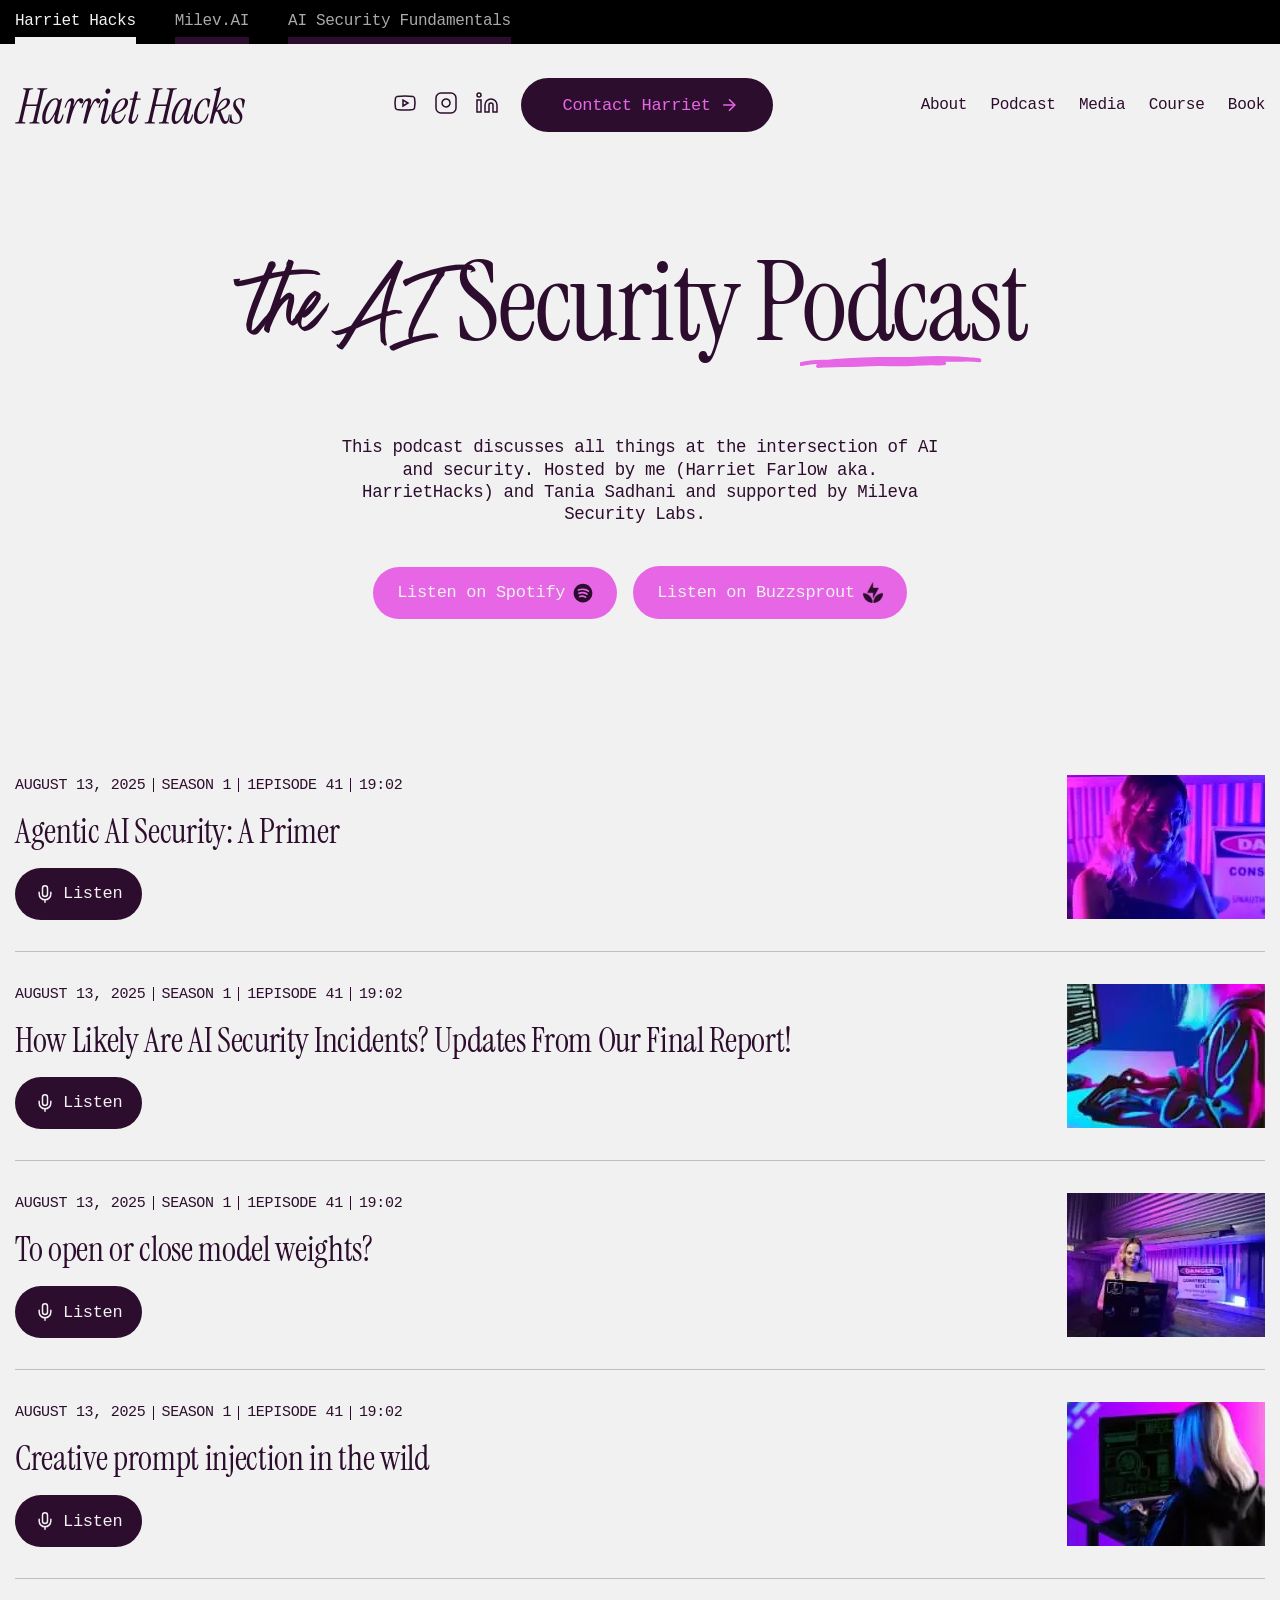
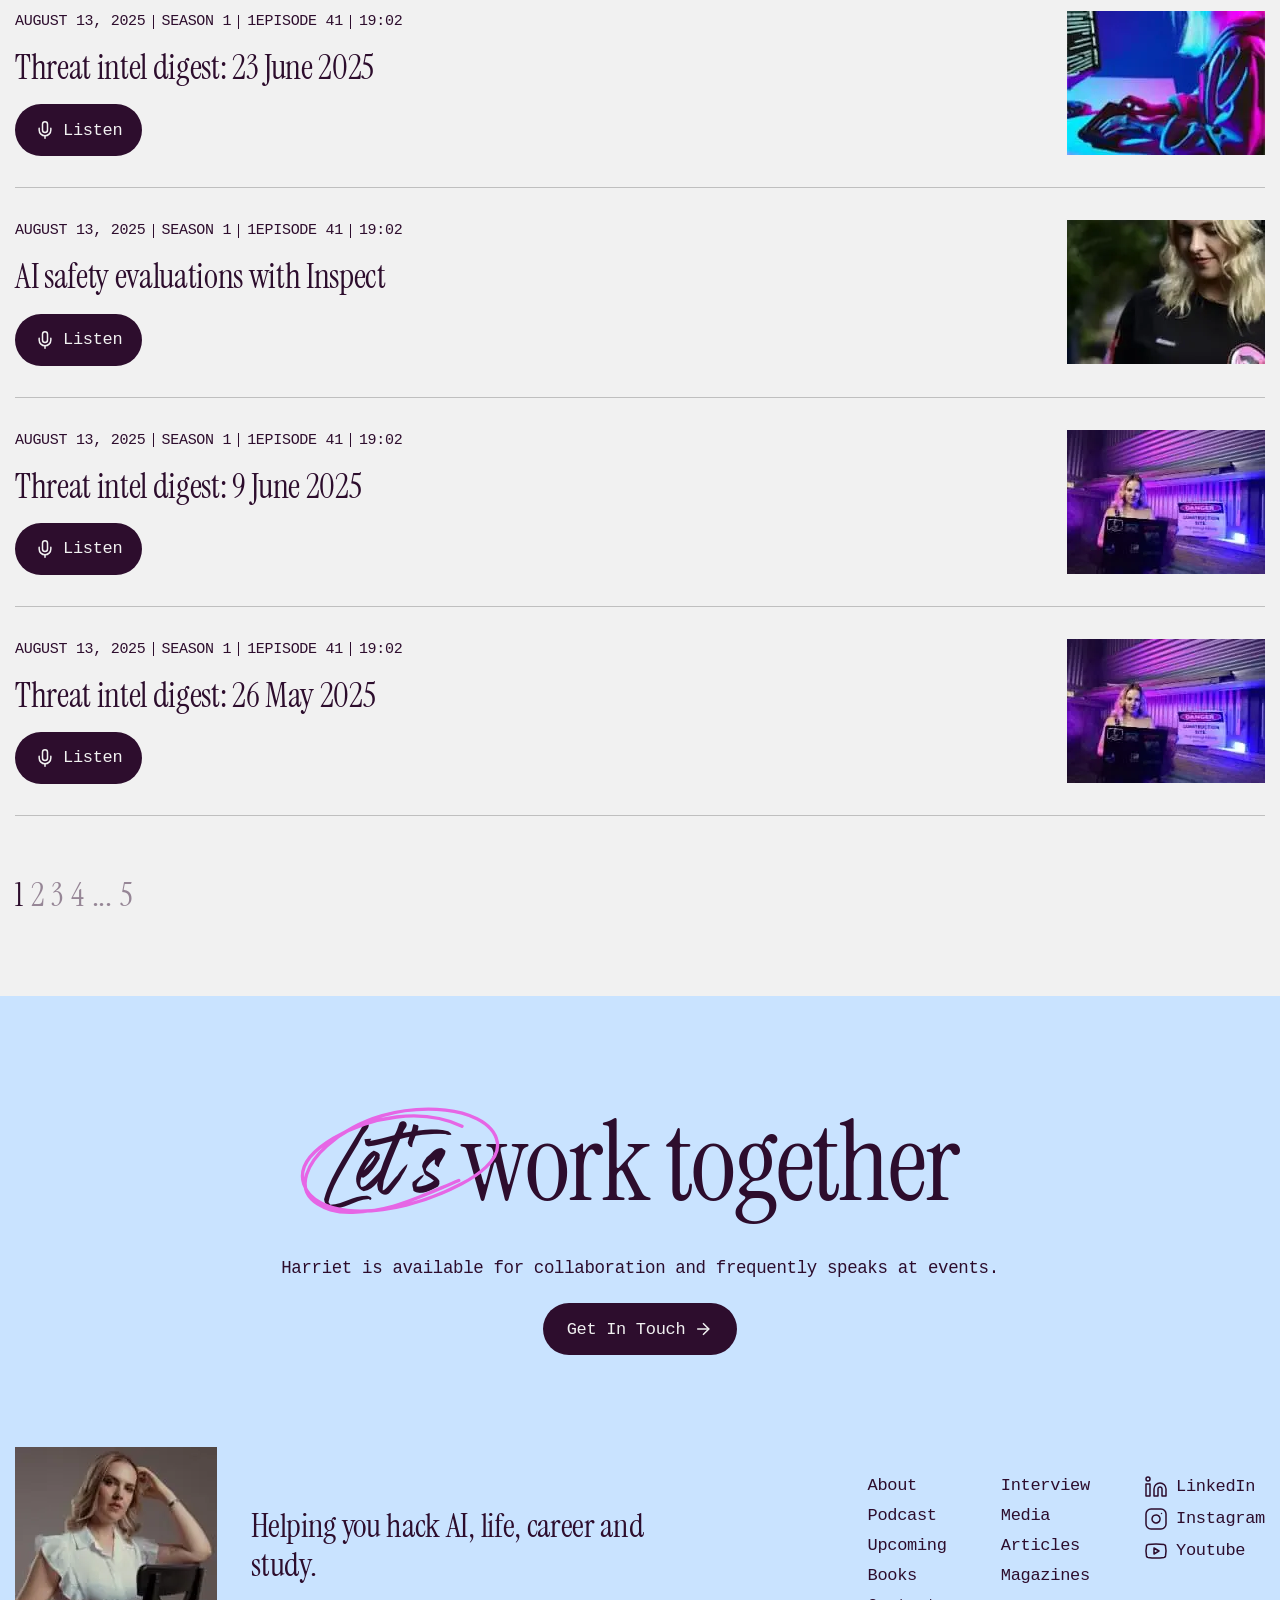
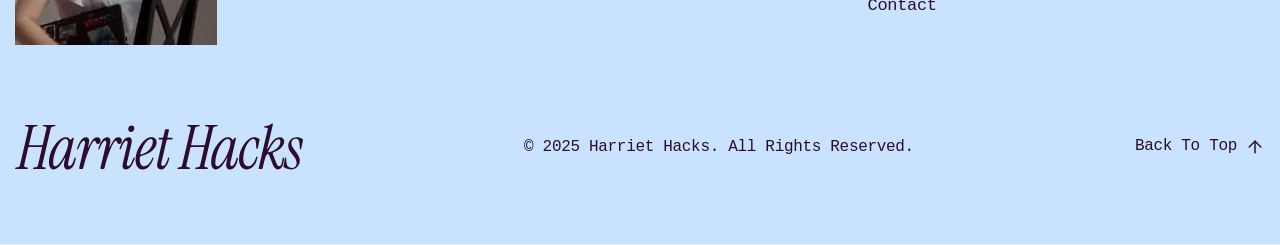
<file: podcast.html>
<!DOCTYPE html>
<html lang="en">

<head>
	<title>Harriet Hacks | Podcast</title>
	<meta charset="UTF-8">
	<meta name="format-detection" content="telephone=no">
	<!-- <meta http-equiv="Content-Security-Policy"
         content="default-src 'self' data: blob:; font-src 'self' data: blob: https:; style-src 'self' 'unsafe-inline' data:; script-src 'self' 'unsafe-inline' 'unsafe-eval' blob:; img-src 'self' data: blob: https:; connect-src 'self' ws: wss:"> -->

	<link rel="shortcut icon" href="favicon.ico">
	<meta name="viewport" content="width=device-width, initial-scale=1.0">
	<link rel="stylesheet" href="css/style.min.css?_v=20251019043418">
</head>

<body>
	<div class="wrapper">
		<header class="header" id="header">
			<div class="header__top">
				<div class="header__container">
					<nav class="header__top-nav" data-da=".header__mobile, 479.98,2">
						<ul class="header__top-list">
							<li class="header__top-item">
								<a class="header__top-link header__top-link_active" href="#">Harriet Hacks</a>
							</li>
							<li class="header__top-item">
								<a class="header__top-link" href="#">Milev.AI</a>
							</li>
							<li class="header__top-item">
								<a class="header__top-link" href="#">AI Security Fundamentals</a>
							</li>
						</ul>
					</nav>
				</div>
			</div>

			<div class="header__main">
				<div class="header__container">
					<a class="header__logo" href="/">
						<img src="img/logo-2.svg" alt="Harriet Hacks Logo" width="288" height="95">
					</a>

					<nav class="header__nav" data-da=".header__mobile, 1023.98">
						<ul class="header__nav-list">
							<li class="header__nav-item">
								<a href="/about.html" class="header__nav-link">About</a>
							</li>
							<li class="header__nav-item">
								<a href="/podcast.html" class="header__nav-link">Podcast</a>
							</li>
							<li class="header__nav-item">
								<a href="/media.html" class="header__nav-link">Media</a>
							</li>
							<li class="header__nav-item">
								<a href="/course.html" class="header__nav-link">Course</a>
							</li>
							<li class="header__nav-item">
								<a href="/books.html" class="header__nav-link">Book</a>
							</li>
						</ul>
					</nav>



					<div class="header__actions" data-da=".header__mobile, 767.98,3">
						<div class="header__socials">
							<a class="header__socials-link" href="#" aria-label="YouTube">
								<svg width="24" height="24" viewBox="0 0 24 24" fill="none" stroke="currentColor" stroke-width="1.5">
									<path d="M2.5 17a24.12 24.12 0 0 1 0-10 2 2 0 0 1 1.4-1.4 49.56 49.56 0 0 1 16.2 0A2 2 0 0 1 21.5 7a24.12 24.12 0 0 1 0 10 2 2 0 0 1-1.4 1.4 49.55 49.55 0 0 1-16.2 0A2 2 0 0 1 2.5 17" />
									<path d="m10 15 5-3-5-3z" />
								</svg>
							</a>
							<a class="header__socials-link" href="#" aria-label="Instagram">
								<svg width="24" height="24" viewBox="0 0 24 24" fill="none" stroke="currentColor" stroke-width="1.5">
									<rect width="20" height="20" x="2" y="2" rx="5" ry="5" />
									<path d="m16 11.37A4 4 0 1 1 12.63 8 4 4 0 0 1 16 11.37z" />
									<line x1="17.5" x2="17.51" y1="6.5" y2="6.5" />
								</svg>
							</a>
							<a class="header__socials-link" href="#" aria-label="LinkedIn">
								<svg width="24" height="24" viewBox="0 0 24 24" fill="none" stroke="currentColor" stroke-width="1.5">
									<path d="M16 8a6 6 0 0 1 6 6v7h-4v-7a2 2 0 0 0-2-2 2 2 0 0 0-2 2v7h-4v-7a6 6 0 0 1 6-6z" />
									<rect width="4" height="12" x="2" y="9" />
									<circle cx="4" cy="4" r="2" />
								</svg>
							</a>
						</div>
						<a href="/contact.html" class="header__contact-btn btn btn_accent">
							Contact Harriet
							<svg width="20" height="20" viewBox="0 0 20 20" fill="none" stroke="currentColor" stroke-width="1.5">
								<path d="M4.17 10L15.83 10" />
								<path d="M10 4.17L15.83 10L10 15.83" />
							</svg>
						</a>
					</div>

					<button class="header__burger icon-menu" type="button" aria-label="Toggle menu">
						<span></span>
					</button>


					<div class="header__mobile">
						<span class="header__mobile-title">Menu</span>
					</div>
				</div>
			</div>
		</header>
		<main class="page">
			<section class="podcast-hero">
				<div class="podcast-hero__container">
					<div class="podcast-hero__header">
						<h1 class="podcast-hero__title">
							<span class="boston">the AI</span>
							Security <span class="instrument">Podcast</span>
						</h1>
						<p class="podcast-hero__text">
							This podcast discusses all things at the intersection of AI and security. Hosted by me (Harriet Farlow aka. HarrietHacks) and Tania Sadhani and supported by Mileva Security Labs. 
						</p>
						<div class="podcast-hero__links">
							<a href="#" class="podcast-hero__link btn">
								Listen on Spotify
								<img src="img/icons/spotify.svg" alt="Spotify icon">

							</a>

							<a href="#" class="podcast-hero__link btn">
								Listen on Buzzsprout
								<picture><source srcset="img/icons/buzz.webp" type="image/webp"><img src="img/icons/buzz.png" alt="Buzzsprout icon"></picture>
							</a>
						</div>
					</div>
					<div class="podcast-hero__items">
						<div class="podcast-hero__item podcast-item">
							<div class="podcast-item__content">
								<div class="podcast-item__info">
									<span class="podcast-item__date">AUGUST 13, 2025</span>
									<span class="podcast-item__season">SEASON 1</span>
									<span class="podcast-item__episode">1EPISODE 41</span>
									<span class="podcast-item__duration">19:02</span>
								</div>
								<h3 class="podcast-item__title">
									Agentic AI Security: A Primer
								</h3>
								<button class="podcast-item__btn btn">
									<svg viewBox="0 0 20 20" xmlns="http://www.w3.org/2000/svg" xmlns:xlink="http://www.w3.org/1999/xlink" width="20.000000" height="20.000000" fill="none">
										<rect id="lucide/mic" width="20.000000" height="20.000000" x="0.000000" y="0.000000" fill="rgb(255,255,255)" fill-opacity="0" />
										<path id="Vector" d="M0 0L2.5 0" stroke="rgb(241.414,241.414,241.414)" stroke-linecap="round" stroke-linejoin="round" stroke-width="1.5" transform="matrix(0,1,-1,0,10,15.8333)" />
										<path id="Vector" d="M15.8337 8.33325L15.8337 9.99992C15.8337 11.547 15.2191 13.0307 14.1251 14.1247C13.0312 15.2187 11.5474 15.8333 10.0003 15.8333C8.45323 15.8333 6.9695 15.2187 5.87554 14.1247C4.78157 13.0307 4.16699 11.547 4.16699 9.99992L4.16699 8.33325" fill-rule="nonzero" stroke="rgb(241.414,241.414,241.414)" stroke-linecap="round" stroke-linejoin="round" stroke-width="1.5" />
										<path id="Vector" d="M12.5 4.16663L12.5 9.99996C12.5 11.3807 11.3807 12.5 10 12.5C8.61929 12.5 7.5 11.3807 7.5 9.99996L7.5 4.16663C7.5 2.78591 8.61929 1.66663 10 1.66663C11.3807 1.66663 12.5 2.78591 12.5 4.16663Z" stroke="rgb(241.414,241.414,241.414)" stroke-linecap="round" stroke-linejoin="round" stroke-width="1.5" />
									</svg>

									Listen
								</button>
							</div>
							<div class="podcast-item__image">
								<picture><source srcset="img/podcast/items/item-1.webp" type="image/webp"><img src="img/podcast/items/item-1.jpg" alt="Agentic AI Security: A Primer" loading="lazy"></picture>
							</div>
						</div>

						<div class="podcast-hero__item podcast-item">
							<div class="podcast-item__content">
								<div class="podcast-item__info">
									<span class="podcast-item__date">AUGUST 13, 2025</span>
									<span class="podcast-item__season">SEASON 1</span>
									<span class="podcast-item__episode">1EPISODE 41</span>
									<span class="podcast-item__duration">19:02</span>
								</div>
								<h3 class="podcast-item__title">
									How Likely Are AI Security Incidents? Updates From Our Final Report!
								</h3>
								<button class="podcast-item__btn btn">
									<svg viewBox="0 0 20 20" xmlns="http://www.w3.org/2000/svg" xmlns:xlink="http://www.w3.org/1999/xlink" width="20.000000" height="20.000000" fill="none">
										<rect id="lucide/mic" width="20.000000" height="20.000000" x="0.000000" y="0.000000" fill="rgb(255,255,255)" fill-opacity="0" />
										<path id="Vector" d="M0 0L2.5 0" stroke="rgb(241.414,241.414,241.414)" stroke-linecap="round" stroke-linejoin="round" stroke-width="1.5" transform="matrix(0,1,-1,0,10,15.8333)" />
										<path id="Vector" d="M15.8337 8.33325L15.8337 9.99992C15.8337 11.547 15.2191 13.0307 14.1251 14.1247C13.0312 15.2187 11.5474 15.8333 10.0003 15.8333C8.45323 15.8333 6.9695 15.2187 5.87554 14.1247C4.78157 13.0307 4.16699 11.547 4.16699 9.99992L4.16699 8.33325" fill-rule="nonzero" stroke="rgb(241.414,241.414,241.414)" stroke-linecap="round" stroke-linejoin="round" stroke-width="1.5" />
										<path id="Vector" d="M12.5 4.16663L12.5 9.99996C12.5 11.3807 11.3807 12.5 10 12.5C8.61929 12.5 7.5 11.3807 7.5 9.99996L7.5 4.16663C7.5 2.78591 8.61929 1.66663 10 1.66663C11.3807 1.66663 12.5 2.78591 12.5 4.16663Z" stroke="rgb(241.414,241.414,241.414)" stroke-linecap="round" stroke-linejoin="round" stroke-width="1.5" />
									</svg>

									Listen
								</button>
							</div>
							<div class="podcast-item__image">
								<picture><source srcset="img/podcast/items/item-2.webp" type="image/webp"><img src="img/podcast/items/item-2.jpg" alt="How Likely Are AI Security Incidents? Updates From Our Final Report!" loading="lazy"></picture>
							</div>
						</div>

						<div class="podcast-hero__item podcast-item">
							<div class="podcast-item__content">
								<div class="podcast-item__info">
									<span class="podcast-item__date">AUGUST 13, 2025</span>
									<span class="podcast-item__season">SEASON 1</span>
									<span class="podcast-item__episode">1EPISODE 41</span>
									<span class="podcast-item__duration">19:02</span>
								</div>
								<h3 class="podcast-item__title">
									To open or close model weights?
								</h3>
								<button class="podcast-item__btn btn">
									<svg viewBox="0 0 20 20" xmlns="http://www.w3.org/2000/svg" xmlns:xlink="http://www.w3.org/1999/xlink" width="20.000000" height="20.000000" fill="none">
										<rect id="lucide/mic" width="20.000000" height="20.000000" x="0.000000" y="0.000000" fill="rgb(255,255,255)" fill-opacity="0" />
										<path id="Vector" d="M0 0L2.5 0" stroke="rgb(241.414,241.414,241.414)" stroke-linecap="round" stroke-linejoin="round" stroke-width="1.5" transform="matrix(0,1,-1,0,10,15.8333)" />
										<path id="Vector" d="M15.8337 8.33325L15.8337 9.99992C15.8337 11.547 15.2191 13.0307 14.1251 14.1247C13.0312 15.2187 11.5474 15.8333 10.0003 15.8333C8.45323 15.8333 6.9695 15.2187 5.87554 14.1247C4.78157 13.0307 4.16699 11.547 4.16699 9.99992L4.16699 8.33325" fill-rule="nonzero" stroke="rgb(241.414,241.414,241.414)" stroke-linecap="round" stroke-linejoin="round" stroke-width="1.5" />
										<path id="Vector" d="M12.5 4.16663L12.5 9.99996C12.5 11.3807 11.3807 12.5 10 12.5C8.61929 12.5 7.5 11.3807 7.5 9.99996L7.5 4.16663C7.5 2.78591 8.61929 1.66663 10 1.66663C11.3807 1.66663 12.5 2.78591 12.5 4.16663Z" stroke="rgb(241.414,241.414,241.414)" stroke-linecap="round" stroke-linejoin="round" stroke-width="1.5" />
									</svg>

									Listen
								</button>
							</div>
							<div class="podcast-item__image">
								<picture><source srcset="img/podcast/items/item-3.webp" type="image/webp"><img src="img/podcast/items/item-3.jpg" alt="To open or close model weights?" loading="lazy"></picture>
							</div>
						</div>

						<div class="podcast-hero__item podcast-item">
							<div class="podcast-item__content">
								<div class="podcast-item__info">
									<span class="podcast-item__date">AUGUST 13, 2025</span>
									<span class="podcast-item__season">SEASON 1</span>
									<span class="podcast-item__episode">1EPISODE 41</span>
									<span class="podcast-item__duration">19:02</span>
								</div>
								<h3 class="podcast-item__title">
									Creative prompt injection in the wild
								</h3>
								<button class="podcast-item__btn btn">
									<svg viewBox="0 0 20 20" xmlns="http://www.w3.org/2000/svg" xmlns:xlink="http://www.w3.org/1999/xlink" width="20.000000" height="20.000000" fill="none">
										<rect id="lucide/mic" width="20.000000" height="20.000000" x="0.000000" y="0.000000" fill="rgb(255,255,255)" fill-opacity="0" />
										<path id="Vector" d="M0 0L2.5 0" stroke="rgb(241.414,241.414,241.414)" stroke-linecap="round" stroke-linejoin="round" stroke-width="1.5" transform="matrix(0,1,-1,0,10,15.8333)" />
										<path id="Vector" d="M15.8337 8.33325L15.8337 9.99992C15.8337 11.547 15.2191 13.0307 14.1251 14.1247C13.0312 15.2187 11.5474 15.8333 10.0003 15.8333C8.45323 15.8333 6.9695 15.2187 5.87554 14.1247C4.78157 13.0307 4.16699 11.547 4.16699 9.99992L4.16699 8.33325" fill-rule="nonzero" stroke="rgb(241.414,241.414,241.414)" stroke-linecap="round" stroke-linejoin="round" stroke-width="1.5" />
										<path id="Vector" d="M12.5 4.16663L12.5 9.99996C12.5 11.3807 11.3807 12.5 10 12.5C8.61929 12.5 7.5 11.3807 7.5 9.99996L7.5 4.16663C7.5 2.78591 8.61929 1.66663 10 1.66663C11.3807 1.66663 12.5 2.78591 12.5 4.16663Z" stroke="rgb(241.414,241.414,241.414)" stroke-linecap="round" stroke-linejoin="round" stroke-width="1.5" />
									</svg>

									Listen
								</button>
							</div>
							<div class="podcast-item__image">
								<picture><source srcset="img/podcast/items/item-4.webp" type="image/webp"><img src="img/podcast/items/item-4.jpg" alt="Creative prompt injection in the wild" loading="lazy"></picture>
							</div>
						</div>

						<div class="podcast-hero__item podcast-item">
							<div class="podcast-item__content">
								<div class="podcast-item__info">
									<span class="podcast-item__date">AUGUST 13, 2025</span>
									<span class="podcast-item__season">SEASON 1</span>
									<span class="podcast-item__episode">1EPISODE 41</span>
									<span class="podcast-item__duration">19:02</span>
								</div>
								<h3 class="podcast-item__title">
									Threat intel digest: 23 June 2025
								</h3>
								<button class="podcast-item__btn btn">
									<svg viewBox="0 0 20 20" xmlns="http://www.w3.org/2000/svg" xmlns:xlink="http://www.w3.org/1999/xlink" width="20.000000" height="20.000000" fill="none">
										<rect id="lucide/mic" width="20.000000" height="20.000000" x="0.000000" y="0.000000" fill="rgb(255,255,255)" fill-opacity="0" />
										<path id="Vector" d="M0 0L2.5 0" stroke="rgb(241.414,241.414,241.414)" stroke-linecap="round" stroke-linejoin="round" stroke-width="1.5" transform="matrix(0,1,-1,0,10,15.8333)" />
										<path id="Vector" d="M15.8337 8.33325L15.8337 9.99992C15.8337 11.547 15.2191 13.0307 14.1251 14.1247C13.0312 15.2187 11.5474 15.8333 10.0003 15.8333C8.45323 15.8333 6.9695 15.2187 5.87554 14.1247C4.78157 13.0307 4.16699 11.547 4.16699 9.99992L4.16699 8.33325" fill-rule="nonzero" stroke="rgb(241.414,241.414,241.414)" stroke-linecap="round" stroke-linejoin="round" stroke-width="1.5" />
										<path id="Vector" d="M12.5 4.16663L12.5 9.99996C12.5 11.3807 11.3807 12.5 10 12.5C8.61929 12.5 7.5 11.3807 7.5 9.99996L7.5 4.16663C7.5 2.78591 8.61929 1.66663 10 1.66663C11.3807 1.66663 12.5 2.78591 12.5 4.16663Z" stroke="rgb(241.414,241.414,241.414)" stroke-linecap="round" stroke-linejoin="round" stroke-width="1.5" />
									</svg>

									Listen
								</button>
							</div>
							<div class="podcast-item__image">
								<picture><source srcset="img/podcast/items/item-2.webp" type="image/webp"><img src="img/podcast/items/item-2.jpg" alt="Threat intel digest: 23 June 2025" loading="lazy"></picture>
							</div>
						</div>

						<div class="podcast-hero__item podcast-item">
							<div class="podcast-item__content">
								<div class="podcast-item__info">
									<span class="podcast-item__date">AUGUST 13, 2025</span>
									<span class="podcast-item__season">SEASON 1</span>
									<span class="podcast-item__episode">1EPISODE 41</span>
									<span class="podcast-item__duration">19:02</span>
								</div>
								<h3 class="podcast-item__title">
									AI safety evaluations with Inspect
								</h3>
								<button class="podcast-item__btn btn">
									<svg viewBox="0 0 20 20" xmlns="http://www.w3.org/2000/svg" xmlns:xlink="http://www.w3.org/1999/xlink" width="20.000000" height="20.000000" fill="none">
										<rect id="lucide/mic" width="20.000000" height="20.000000" x="0.000000" y="0.000000" fill="rgb(255,255,255)" fill-opacity="0" />
										<path id="Vector" d="M0 0L2.5 0" stroke="rgb(241.414,241.414,241.414)" stroke-linecap="round" stroke-linejoin="round" stroke-width="1.5" transform="matrix(0,1,-1,0,10,15.8333)" />
										<path id="Vector" d="M15.8337 8.33325L15.8337 9.99992C15.8337 11.547 15.2191 13.0307 14.1251 14.1247C13.0312 15.2187 11.5474 15.8333 10.0003 15.8333C8.45323 15.8333 6.9695 15.2187 5.87554 14.1247C4.78157 13.0307 4.16699 11.547 4.16699 9.99992L4.16699 8.33325" fill-rule="nonzero" stroke="rgb(241.414,241.414,241.414)" stroke-linecap="round" stroke-linejoin="round" stroke-width="1.5" />
										<path id="Vector" d="M12.5 4.16663L12.5 9.99996C12.5 11.3807 11.3807 12.5 10 12.5C8.61929 12.5 7.5 11.3807 7.5 9.99996L7.5 4.16663C7.5 2.78591 8.61929 1.66663 10 1.66663C11.3807 1.66663 12.5 2.78591 12.5 4.16663Z" stroke="rgb(241.414,241.414,241.414)" stroke-linecap="round" stroke-linejoin="round" stroke-width="1.5" />
									</svg>

									Listen
								</button>
							</div>
							<div class="podcast-item__image">
								<picture><source srcset="img/podcast/items/item-5.webp" type="image/webp"><img src="img/podcast/items/item-5.jpg" alt="AI safety evaluations with Inspect" loading="lazy"></picture>
							</div>
						</div>

						<div class="podcast-hero__item podcast-item">
							<div class="podcast-item__content">
								<div class="podcast-item__info">
									<span class="podcast-item__date">AUGUST 13, 2025</span>
									<span class="podcast-item__season">SEASON 1</span>
									<span class="podcast-item__episode">1EPISODE 41</span>
									<span class="podcast-item__duration">19:02</span>
								</div>
								<h3 class="podcast-item__title">
									Threat intel digest: 9 June 2025
								</h3>
								<button class="podcast-item__btn btn">
									<svg viewBox="0 0 20 20" xmlns="http://www.w3.org/2000/svg" xmlns:xlink="http://www.w3.org/1999/xlink" width="20.000000" height="20.000000" fill="none">
										<rect id="lucide/mic" width="20.000000" height="20.000000" x="0.000000" y="0.000000" fill="rgb(255,255,255)" fill-opacity="0" />
										<path id="Vector" d="M0 0L2.5 0" stroke="rgb(241.414,241.414,241.414)" stroke-linecap="round" stroke-linejoin="round" stroke-width="1.5" transform="matrix(0,1,-1,0,10,15.8333)" />
										<path id="Vector" d="M15.8337 8.33325L15.8337 9.99992C15.8337 11.547 15.2191 13.0307 14.1251 14.1247C13.0312 15.2187 11.5474 15.8333 10.0003 15.8333C8.45323 15.8333 6.9695 15.2187 5.87554 14.1247C4.78157 13.0307 4.16699 11.547 4.16699 9.99992L4.16699 8.33325" fill-rule="nonzero" stroke="rgb(241.414,241.414,241.414)" stroke-linecap="round" stroke-linejoin="round" stroke-width="1.5" />
										<path id="Vector" d="M12.5 4.16663L12.5 9.99996C12.5 11.3807 11.3807 12.5 10 12.5C8.61929 12.5 7.5 11.3807 7.5 9.99996L7.5 4.16663C7.5 2.78591 8.61929 1.66663 10 1.66663C11.3807 1.66663 12.5 2.78591 12.5 4.16663Z" stroke="rgb(241.414,241.414,241.414)" stroke-linecap="round" stroke-linejoin="round" stroke-width="1.5" />
									</svg>

									Listen
								</button>
							</div>
							<div class="podcast-item__image">
								<picture><source srcset="img/podcast/items/item-3.webp" type="image/webp"><img src="img/podcast/items/item-3.jpg" alt="Threat intel digest: 9 June 2025" loading="lazy"></picture>
							</div>
						</div>

						<div class="podcast-hero__item podcast-item">
							<div class="podcast-item__content">
								<div class="podcast-item__info">
									<span class="podcast-item__date">AUGUST 13, 2025</span>
									<span class="podcast-item__season">SEASON 1</span>
									<span class="podcast-item__episode">1EPISODE 41</span>
									<span class="podcast-item__duration">19:02</span>
								</div>
								<h3 class="podcast-item__title">
									Threat intel digest: 26 May 2025
								</h3>
								<button class="podcast-item__btn btn">
									<svg viewBox="0 0 20 20" xmlns="http://www.w3.org/2000/svg" xmlns:xlink="http://www.w3.org/1999/xlink" width="20.000000" height="20.000000" fill="none">
										<rect id="lucide/mic" width="20.000000" height="20.000000" x="0.000000" y="0.000000" fill="rgb(255,255,255)" fill-opacity="0" />
										<path id="Vector" d="M0 0L2.5 0" stroke="rgb(241.414,241.414,241.414)" stroke-linecap="round" stroke-linejoin="round" stroke-width="1.5" transform="matrix(0,1,-1,0,10,15.8333)" />
										<path id="Vector" d="M15.8337 8.33325L15.8337 9.99992C15.8337 11.547 15.2191 13.0307 14.1251 14.1247C13.0312 15.2187 11.5474 15.8333 10.0003 15.8333C8.45323 15.8333 6.9695 15.2187 5.87554 14.1247C4.78157 13.0307 4.16699 11.547 4.16699 9.99992L4.16699 8.33325" fill-rule="nonzero" stroke="rgb(241.414,241.414,241.414)" stroke-linecap="round" stroke-linejoin="round" stroke-width="1.5" />
										<path id="Vector" d="M12.5 4.16663L12.5 9.99996C12.5 11.3807 11.3807 12.5 10 12.5C8.61929 12.5 7.5 11.3807 7.5 9.99996L7.5 4.16663C7.5 2.78591 8.61929 1.66663 10 1.66663C11.3807 1.66663 12.5 2.78591 12.5 4.16663Z" stroke="rgb(241.414,241.414,241.414)" stroke-linecap="round" stroke-linejoin="round" stroke-width="1.5" />
									</svg>

									Listen
								</button>
							</div>
							<div class="podcast-item__image">
								<picture><source srcset="img/podcast/items/item-3.webp" type="image/webp"><img src="img/podcast/items/item-3.jpg" alt="Threat intel digest: 26 May 2025" loading="lazy"></picture>
							</div>
						</div>


					</div>

					<div class="pagination podcast-hero__pagination">
						<ul class="pagination__list">
							<li class="pagination__item">
								<a href="#" class="pagination__link pagination__link_active">1</a>
							</li>
							<li class="pagination__item">
								<a href="#" class="pagination__link">2</a>
							</li>
							<li class="pagination__item">
								<a href="#" class="pagination__link">3</a>
							</li>
							<li class="pagination__item">
								<a href="#" class="pagination__link">4</a>
							</li>
							<li class="pagination__item">
								<a href="#" class="pagination__link">...</a>
							</li>
							<li class="pagination__item">
								<a href="#" class="pagination__link">5</a>
							</li>
						</ul>

					</div>
				</div>
			</section>
		</main>
		<footer class="footer" role="contentinfo">
			<div class="footer__container">
				<div class="footer__top">
					<h3 class="footer__title"><span>Let's</span> work together</h3>
					<p class="footer__desc">Harriet is available for collaboration and frequently speaks at events.</p>
					<a href="#" class="footer__btn btn">
						Get In Touch
						<svg width="20" height="20" viewBox="0 0 20 20" fill="none" stroke="currentColor" stroke-width="1.5" aria-hidden="true">
							<path d="M4.17 10L15.83 10" />
							<path d="M10 4.17L15.83 10L10 15.83" />
						</svg>
					</a>
				</div>
				<div class="footer__bottom">
					<div class="footer__row">
						<div class="footer__left">
							<div class="footer__img">
								<picture><source srcset="img/footer/harriet.webp" type="image/webp"><img src="img/footer/harriet.jpg" alt="Harriet Hacks profile photo"></picture>
							</div>
							<h4 class="footer__heading">
								Helping you hack AI, life, career and study.
							</h4>
						</div>
						<div class="footer__right">
							<nav class="footer__nav" aria-label="Footer navigation">
								<ul class="footer__list" role="list">
									<li class="footer__list-item" role="listitem">
										<a class="footer__list-link" href="/about.html">About</a>
									</li>
									<li class="footer__list-item" role="listitem">
										<a class="footer__list-link" href="/podcast.html">Podcast</a>
									</li>
									<li class="footer__list-item" role="listitem">
										<a class="footer__list-link" href="#">Upcoming</a>
									</li>
									<li class="footer__list-item" role="listitem">
										<a class="footer__list-link" href="/books.html">Books</a>
									</li>
									<li class="footer__list-item" role="listitem">
										<a class="footer__list-link" href="/contact.html">Contact</a>
									</li>
								</ul>
								<ul class="footer__list" role="list">
									<li class="footer__list-item" role="listitem">
										<a class="footer__list-link" href="#">Interview</a>
									</li>
									<li class="footer__list-item" role="listitem">
										<a class="footer__list-link" href="/media.html">Media</a>
									</li>
									<li class="footer__list-item" role="listitem">
										<a class="footer__list-link" href="#">Articles</a>
									</li>
									<li class="footer__list-item" role="listitem">
										<a class="footer__list-link" href="#">Magazines</a>
									</li>

								</ul>
								<ul class="footer__list" role="list">
									<li class="footer__list-item" role="listitem">
										<a class="footer__list-link" href="#">
											<svg viewBox="0 0 24 24" xmlns="http://www.w3.org/2000/svg" xmlns:xlink="http://www.w3.org/1999/xlink" width="24.000000" height="24.000000" fill="none" aria-hidden="true">
												<rect id="lucide/linkedin" width="24.000000" height="24.000000" x="0.000000" y="0.000000" fill="rgb(255,255,255)" fill-opacity="0" />
												<path id="Vector" d="M20.2426 9.75736C21.3679 10.8826 22 12.4087 22 14L22 21L18 21L18 14C18 13.4696 17.7893 12.9609 17.4142 12.5858C17.0391 12.2107 16.5304 12 16 12C15.4696 12 14.9609 12.2107 14.5858 12.5858C14.2107 12.9609 14 13.4696 14 14L14 21L10 21L10 14C10 12.4087 10.6321 10.8826 11.7574 9.75736C12.8826 8.63214 14.4087 8 16 8C17.5913 8 19.1174 8.63214 20.2426 9.75736Z" fill-rule="nonzero" stroke="rgb(45,13,45)" stroke-linecap="round" stroke-linejoin="round" stroke-width="1.5" />
												<path id="Vector" d="M6 9L6 21L2 21L2 9L6 9Z" stroke="rgb(45,13,45)" stroke-linecap="round" stroke-linejoin="round" stroke-width="1.5" />
												<path id="Vector" d="M4 6C2.89543 6 2 5.10457 2 4C2 2.89543 2.89543 2 4 2C5.10457 2 6 2.89543 6 4C6 5.10457 5.10457 6 4 6Z" stroke="rgb(45,13,45)" stroke-linecap="round" stroke-linejoin="round" stroke-width="1.5" />
											</svg>
											LinkedIn
										</a>
									</li>
									<li class="footer__list-item" role="listitem">
										<a class="footer__list-link" href="#">
											<svg viewBox="0 0 24 24" xmlns="http://www.w3.org/2000/svg" xmlns:xlink="http://www.w3.org/1999/xlink" width="24.000000" height="24.000000" fill="none" aria-hidden="true">
												<rect id="lucide/instagram" width="24.000000" height="24.000000" x="0.000000" y="0.000000" fill="rgb(255,255,255)" fill-opacity="0" />
												<path id="Vector" d="M17 2C19.7614 2 22 4.23858 22 7L22 17C22 19.7614 19.7614 22 17 22L7 22C4.23858 22 2 19.7614 2 17L2 7C2 4.23858 4.23858 2 7 2L17 2Z" stroke="rgb(45,13,45)" stroke-linecap="round" stroke-linejoin="round" stroke-width="1.5" />
												<path id="Vector" d="M15.5937 13.799C15.2062 14.5458 14.5931 15.1514 13.8416 15.5297C13.0901 15.9079 12.2384 16.0396 11.4077 15.9059C10.5771 15.7723 9.80971 15.3801 9.21479 14.7852C8.61987 14.1902 8.22768 13.4229 8.09402 12.5922C7.96035 11.7615 8.09202 10.9099 8.47028 10.1584C8.84854 9.40685 9.45414 8.79374 10.2009 8.40624C10.9477 8.01874 11.7977 7.87658 12.63 8C13.4789 8.12588 14.2648 8.52146 14.8716 9.1283C15.4785 9.73515 15.8741 10.5211 16 11.37C16.1234 12.2022 15.9812 13.0522 15.5937 13.799Z" fill-rule="nonzero" stroke="rgb(45,13,45)" stroke-linecap="round" stroke-linejoin="round" stroke-width="1.5" />
												<path id="Vector" d="M17.5 6.5L17.51 6.5" stroke="rgb(45,13,45)" stroke-linecap="round" stroke-linejoin="round" stroke-width="1.5" />
											</svg>
											Instagram
										</a>
									</li>
									<li class="footer__list-item" role="listitem">
										<a class="footer__list-link" href="#">
											<svg viewBox="0 0 24 24" xmlns="http://www.w3.org/2000/svg" xmlns:xlink="http://www.w3.org/1999/xlink" width="24.000000" height="24.000000" fill="none" aria-hidden="true">
												<rect id="lucide/Youtube" width="24.000000" height="24.000000" x="0.000000" y="0.000000" fill="rgb(255,255,255)" fill-opacity="0" />
												<path id="Vector" d="M2.50001 7C2.5918 6.66521 2.76915 6.36007 3.01461 6.11461C3.26008 5.86914 3.56522 5.69179 3.90001 5.6C9.26346 4.71146 14.7366 4.71146 20.1 5.6C20.4348 5.69179 20.7399 5.86914 20.9854 6.11461C21.2309 6.36007 21.4082 6.66521 21.5 7C22.1986 10.2967 22.1986 13.7033 21.5 17C21.4082 17.3348 21.2309 17.6399 20.9854 17.8854C20.7399 18.1309 20.4348 18.3082 20.1 18.4C14.7366 19.2887 9.26344 19.2887 3.90001 18.4C3.56522 18.3082 3.26008 18.1309 3.01461 17.8854C2.76915 17.6399 2.5918 17.3348 2.50001 17C1.80143 13.7033 1.80143 10.2967 2.50001 7Z" fill-rule="nonzero" stroke="rgb(45,13,45)" stroke-linecap="round" stroke-linejoin="round" stroke-width="1.5" />
												<path id="Vector" d="M15 12L10 9L10 15L15 12Z" fill-rule="nonzero" stroke="rgb(45,13,45)" stroke-linecap="round" stroke-linejoin="round" stroke-width="1.5" />
											</svg>
											Youtube
										</a>
									</li>
								</ul>
							</nav>

						</div>
					</div>
					<div class="footer__copy">
						<a class="footer__logo" href="/">
							<img src="img/logo-2.svg" alt="Harriet Hacks Logo" width="288" height="95">
						</a>
						<p class="footer__copyright">
							&copy; 2025 Harriet Hacks. All Rights Reserved.
						</p>
						<a href="#header" class="footer__back-to-top" aria-label="Return to top of page">
							Back To Top
							<svg viewBox="0 0 20 20" xmlns="http://www.w3.org/2000/svg" xmlns:xlink="http://www.w3.org/1999/xlink" width="20.000000" height="20.000000" fill="none" aria-hidden="true">
								<rect id="lucide/arrow-up" width="20.000000" height="20.000000" x="0.000000" y="0.000000" fill="rgb(255,255,255)" fill-opacity="0" />
								<path id="Vector" d="M4.16699 9.99984L10.0003 4.1665L15.8337 9.99984" fill-rule="nonzero" stroke="rgb(45,13,45)" stroke-linecap="round" stroke-linejoin="round" stroke-width="1.5" />
								<path id="Vector" d="M11.6667 0L0 0" stroke="rgb(45,13,45)" stroke-linecap="round" stroke-linejoin="round" stroke-width="1.5" transform="matrix(0,1,-1,0,10,4.1665)" />
							</svg>
						</a>
					</div>
				</div>
			</div>
		</footer>
	</div>
	<script src="js/app.min.js?_v=20251019043418"></script>
</body>

</html>
</file>
<file: css/style.min.css>
@font-face{font-family:"Instrument Serif";src:url(../fonts/InstrumentSerif-Regular.woff2) format("woff2");font-weight:400;font-style:normal;display:swap}@font-face{font-family:BostonSkylineClean;src:url(../fonts/BostonSkylineClean.woff2) format("woff2");font-weight:400;font-style:normal;display:swap}@font-face{font-family:"IBM Plex Mono",monospace;src:url(../fonts/IBMPlexMono-Regular.woff2) format("woff2");font-weight:400;font-style:normal;display:swap}@font-face{font-family:"IBM Plex Mono",monospace;src:url(../fonts/IBMPlexMono-Medium.woff2) format("woff2");font-weight:500;font-style:normal;display:swap}@font-face{font-family:"IBM Plex Mono",monospace;src:url(../fonts/IBMPlexMono-SemiBold.woff2) format("woff2");font-weight:600;font-style:normal;display:swap}[class*=-ibg]{position:relative;height:100%}[class*=-ibg] img{position:absolute;width:100%;height:100%;top:0;left:0;-o-object-fit:cover;object-fit:cover}[class*=-ibg_contain] img{-o-object-fit:contain;object-fit:contain}.btn{overflow:hidden;display:-webkit-box;display:-ms-flexbox;display:flex;position:relative;-webkit-box-align:center;-ms-flex-align:center;align-items:center;-webkit-box-pack:center;-ms-flex-pack:center;justify-content:center;padding:1rem 1.5rem;gap:.5rem;font-size:1.0625rem;cursor:pointer;background-color:#2d0d2d;position:relative;color:#f1f1f1;border-radius:100px;-webkit-transition:-webkit-transform .3s ease 0s;transition:-webkit-transform .3s ease 0s;transition:transform .3s ease 0s;transition:transform .3s ease 0s,-webkit-transform .3s ease 0s}.btn::before{content:"";position:absolute;top:0;left:-100%;width:100%;height:100%;background:-webkit-gradient(linear,left top,right top,from(transparent),color-stop(rgba(255,255,255,.4)),to(transparent));background:linear-gradient(90deg,transparent,rgba(255,255,255,.4),transparent);-webkit-transition:left .5s ease;transition:left .5s ease}.btn:hover{-webkit-transform:scale(1.05);-ms-transform:scale(1.05);transform:scale(1.05);-webkit-box-shadow:0 10px 25px rgba(139,92,246,.3);box-shadow:0 10px 25px rgba(139,92,246,.3)}.btn:hover::before{left:100%}.btn svg path{stroke:#f1f1f1}.btn_accent{color:#e666e5}.btn_accent svg path{stroke:#e666e5}.btn_white{background-color:#f1f1f1;color:#2d0d2d}.btn_white svg path{stroke:#2d0d2d}.hack{display:-webkit-box;display:-ms-flexbox;display:flex;-webkit-box-align:center;-ms-flex-align:center;align-items:center;overflow:hidden;background-color:#e666e5;white-space:nowrap;font-family:"Instrument Serif",serif}@supports (font-size:clamp(2.25rem ,1.8308383234rem + 2.0958083832vw ,4rem)){.hack{font-size:clamp(2.25rem ,1.8308383234rem + 2.0958083832vw ,4rem)}}@supports not (font-size:clamp(2.25rem ,1.8308383234rem + 2.0958083832vw ,4rem)){.hack{font-size:calc(2.25rem + 1.75*(100vw - 20rem)/ 83.5)}}.hack{line-height:1.296875%;color:#2d0d2d;gap:2rem}.hack__item{display:-webkit-box;display:-ms-flexbox;display:flex;-webkit-box-align:center;-ms-flex-align:center;align-items:center;-webkit-box-pack:center;-ms-flex-pack:center;justify-content:center;gap:2rem;padding-block:.875rem}.hack__boston{font-family:BostonSkylineClean}.hack__white{color:#f1f1f1}@supports (width:clamp(2.25rem ,2.0553892216rem + 0.9730538922vw ,3.0625rem)){.hack img{width:clamp(2.25rem ,2.0553892216rem + .9730538922vw ,3.0625rem)}}@supports not (width:clamp(2.25rem ,2.0553892216rem + 0.9730538922vw ,3.0625rem)){.hack img{width:calc(2.25rem + .8125*(100vw - 20rem)/ 83.5)}}@supports (height:clamp(3.125rem ,2.870508982rem + 1.2724550898vw ,4.1875rem)){.hack img{height:clamp(3.125rem ,2.870508982rem + 1.2724550898vw ,4.1875rem)}}@supports not (height:clamp(3.125rem ,2.870508982rem + 1.2724550898vw ,4.1875rem)){.hack img{height:calc(3.125rem + 1.0625*(100vw - 20rem)/ 83.5)}}.pagination__list{display:-webkit-box;display:-ms-flexbox;display:flex;-webkit-box-align:center;-ms-flex-align:center;align-items:center;gap:.5rem}.pagination__link{font-family:"Instrument Serif",serif}@supports (font-size:clamp(1.5rem ,1.3203592814rem + 0.8982035928vw ,2.25rem)){.pagination__link{font-size:clamp(1.5rem ,1.3203592814rem + .8982035928vw ,2.25rem)}}@supports not (font-size:clamp(1.5rem ,1.3203592814rem + 0.8982035928vw ,2.25rem)){.pagination__link{font-size:calc(1.5rem + .75*(100vw - 20rem)/ 83.5)}}.pagination__link{line-height:1.19;color:#968696;text-decoration:none;-webkit-transition:color .3s ease;transition:color .3s ease}.pagination__link:hover{color:#2d0d2d;text-decoration:underline;text-underline-offset:.25rem;text-decoration-thickness:.125rem}.pagination__link_active{color:#2d0d2d}.article{display:-webkit-box;display:-ms-flexbox;display:flex;-webkit-box-orient:vertical;-webkit-box-direction:normal;-ms-flex-direction:column;flex-direction:column}@supports (margin-bottom:clamp(1.5rem ,1.2604790419rem + 1.1976047904vw ,2.5rem)){.article__img{margin-bottom:clamp(1.5rem ,1.2604790419rem + 1.1976047904vw ,2.5rem)}}@supports not (margin-bottom:clamp(1.5rem ,1.2604790419rem + 1.1976047904vw ,2.5rem)){.article__img{margin-bottom:calc(1.5rem + 1*(100vw - 20rem)/ 83.5)}}.article__img img{width:100%;height:auto;-webkit-transition:opacity .3s ease;transition:opacity .3s ease;opacity:0}.article__img img.loaded{opacity:1}.article__label{margin-bottom:.75rem;display:block;letter-spacing:-.02em;font-size:.9375rem;line-height:1.4;text-transform:uppercase}.article__title{font-family:"Instrument Serif",serif}@supports (font-size:clamp(1.5rem ,1.3203592814rem + 0.8982035928vw ,2.25rem)){.article__title{font-size:clamp(1.5rem ,1.3203592814rem + .8982035928vw ,2.25rem)}}@supports not (font-size:clamp(1.5rem ,1.3203592814rem + 0.8982035928vw ,2.25rem)){.article__title{font-size:calc(1.5rem + .75*(100vw - 20rem)/ 83.5)}}.article__title{line-height:1.3;letter-spacing:-.02em;margin-bottom:1rem}.article__link{font-weight:500;font-size:1.0625rem;line-height:1.3;text-decoration:none;-webkit-transition:color .3s ease;transition:color .3s ease;display:-webkit-box;display:-ms-flexbox;display:flex;-webkit-box-align:center;-ms-flex-align:center;align-items:center;gap:.5rem}.article__link svg{width:1.25rem;height:1.25rem}.timer{padding:1rem 1.5rem;display:-webkit-box;display:-ms-flexbox;display:flex;-webkit-box-align:center;-ms-flex-align:center;align-items:center;-webkit-box-pack:center;-ms-flex-pack:center;justify-content:center;gap:1.125rem;border:1px solid #bfbfbf;border-radius:1rem}.timer__item{display:-webkit-box;display:-ms-flexbox;display:flex;-webkit-box-orient:vertical;-webkit-box-direction:normal;-ms-flex-direction:column;flex-direction:column;-webkit-box-align:center;-ms-flex-align:center;align-items:center;-webkit-box-pack:center;-ms-flex-pack:center;justify-content:center;gap:.25rem;line-height:1;font-size:.9375rem}@supports (font-size:clamp(1.625rem ,1.5351796407rem + 0.4491017964vw ,2rem)){.timer__item span:first-child{font-size:clamp(1.625rem ,1.5351796407rem + .4491017964vw ,2rem)}}@supports not (font-size:clamp(1.625rem ,1.5351796407rem + 0.4491017964vw ,2rem)){.timer__item span:first-child{font-size:calc(1.625rem + .375*(100vw - 20rem)/ 83.5)}}.timer__item span:first-child{letter-spacing:-.01em}.headings-list{display:-webkit-box;display:-ms-flexbox;display:flex;-webkit-box-orient:vertical;-webkit-box-direction:normal;-ms-flex-direction:column;flex-direction:column}@supports (gap:clamp(1.25rem ,1.0703592814rem + 0.8982035928vw ,2rem)){.headings-list{gap:clamp(1.25rem ,1.0703592814rem + .8982035928vw ,2rem)}}@supports not (gap:clamp(1.25rem ,1.0703592814rem + 0.8982035928vw ,2rem)){.headings-list{gap:calc(1.25rem + .75*(100vw - 20rem)/ 83.5)}}.headings-list__item{display:-ms-grid;display:grid}@supports (gap:clamp(1.25rem ,1.0703592814rem + 0.8982035928vw ,2rem)){.headings-list__item{gap:clamp(1.25rem ,1.0703592814rem + .8982035928vw ,2rem)}}@supports not (gap:clamp(1.25rem ,1.0703592814rem + 0.8982035928vw ,2rem)){.headings-list__item{gap:calc(1.25rem + .75*(100vw - 20rem)/ 83.5)}}.headings-list__header{display:-webkit-box;display:-ms-flexbox;display:flex;-webkit-box-align:center;-ms-flex-align:center;align-items:center}@supports (gap:clamp(1rem ,0.880239521rem + 0.5988023952vw ,1.5rem)){.headings-list__header{gap:clamp(1rem ,.880239521rem + .5988023952vw ,1.5rem)}}@supports not (gap:clamp(1rem ,0.880239521rem + 0.5988023952vw ,1.5rem)){.headings-list__header{gap:calc(1rem + .5*(100vw - 20rem)/ 83.5)}}.headings-list__number{text-transform:uppercase}@supports (font-size:clamp(0.8125rem ,0.7825598802rem + 0.1497005988vw ,0.9375rem)){.headings-list__number{font-size:clamp(.8125rem ,.7825598802rem + .1497005988vw ,.9375rem)}}@supports not (font-size:clamp(0.8125rem ,0.7825598802rem + 0.1497005988vw ,0.9375rem)){.headings-list__number{font-size:calc(.8125rem + .125*(100vw - 20rem)/ 83.5)}}.headings-list__number{letter-spacing:-.02em;background-color:#e666e5;color:#2d0d2d}@supports (padding:clamp(0.375rem ,0.3450598802rem + 0.1497005988vw ,0.5rem)){.headings-list__number{padding:clamp(.375rem ,.3450598802rem + .1497005988vw ,.5rem)}}@supports not (padding:clamp(0.375rem ,0.3450598802rem + 0.1497005988vw ,0.5rem)){.headings-list__number{padding:calc(.375rem + .125*(100vw - 20rem)/ 83.5)}}.headings-list__number{white-space:nowrap}.headings-list__title{font-weight:600}@supports (font-size:clamp(1rem ,0.9700598802rem + 0.1497005988vw ,1.125rem)){.headings-list__title{font-size:clamp(1rem ,.9700598802rem + .1497005988vw ,1.125rem)}}@supports not (font-size:clamp(1rem ,0.9700598802rem + 0.1497005988vw ,1.125rem)){.headings-list__title{font-size:calc(1rem + .125*(100vw - 20rem)/ 83.5)}}.headings-list__title{letter-spacing:-.02em}@supports (font-size:clamp(1rem ,0.9700598802rem + 0.1497005988vw ,1.125rem)){.headings-list__text p{font-size:clamp(1rem ,.9700598802rem + .1497005988vw ,1.125rem)}}@supports not (font-size:clamp(1rem ,0.9700598802rem + 0.1497005988vw ,1.125rem)){.headings-list__text p{font-size:calc(1rem + .125*(100vw - 20rem)/ 83.5)}}.headings-list__text p{line-height:1.27;letter-spacing:-.02em}.ol{display:-webkit-box;display:-ms-flexbox;display:flex;-webkit-box-orient:vertical;-webkit-box-direction:normal;-ms-flex-direction:column;flex-direction:column}@supports (gap:clamp(1.25rem ,1.0703592814rem + 0.8982035928vw ,2rem)){.ol{gap:clamp(1.25rem ,1.0703592814rem + .8982035928vw ,2rem)}}@supports not (gap:clamp(1.25rem ,1.0703592814rem + 0.8982035928vw ,2rem)){.ol{gap:calc(1.25rem + .75*(100vw - 20rem)/ 83.5)}}.ol__item{display:-webkit-box;display:-ms-flexbox;display:flex;-webkit-box-align:start;-ms-flex-align:start;align-items:start}@supports (gap:clamp(0.75rem ,0.6901197605rem + 0.2994011976vw ,1rem)){.ol__item{gap:clamp(.75rem ,.6901197605rem + .2994011976vw ,1rem)}}@supports not (gap:clamp(0.75rem ,0.6901197605rem + 0.2994011976vw ,1rem)){.ol__item{gap:calc(.75rem + .25*(100vw - 20rem)/ 83.5)}}@supports (width:clamp(1.25rem ,1.1901197605rem + 0.2994011976vw ,1.5rem)){.ol__number{width:clamp(1.25rem ,1.1901197605rem + .2994011976vw ,1.5rem)}}@supports not (width:clamp(1.25rem ,1.1901197605rem + 0.2994011976vw ,1.5rem)){.ol__number{width:calc(1.25rem + .25*(100vw - 20rem)/ 83.5)}}@supports (height:clamp(1.25rem ,1.1901197605rem + 0.2994011976vw ,1.5rem)){.ol__number{height:clamp(1.25rem ,1.1901197605rem + .2994011976vw ,1.5rem)}}@supports not (height:clamp(1.25rem ,1.1901197605rem + 0.2994011976vw ,1.5rem)){.ol__number{height:calc(1.25rem + .25*(100vw - 20rem)/ 83.5)}}.ol__number{display:-webkit-box;display:-ms-flexbox;display:flex;-webkit-box-align:center;-ms-flex-align:center;align-items:center;-webkit-box-pack:center;-ms-flex-pack:center;justify-content:center;-ms-flex-negative:0;flex-shrink:0}@supports (font-size:clamp(0.875rem ,0.8151197605rem + 0.2994011976vw ,1.125rem)){.ol__number{font-size:clamp(.875rem ,.8151197605rem + .2994011976vw ,1.125rem)}}@supports not (font-size:clamp(0.875rem ,0.8151197605rem + 0.2994011976vw ,1.125rem)){.ol__number{font-size:calc(.875rem + .25*(100vw - 20rem)/ 83.5)}}.ol__number{letter-spacing:-.02em;background-color:#2d0d2d;color:#f1f1f1;border-radius:50%}@supports (font-size:clamp(1rem ,0.9700598802rem + 0.1497005988vw ,1.125rem)){.ol__text p{font-size:clamp(1rem ,.9700598802rem + .1497005988vw ,1.125rem)}}@supports not (font-size:clamp(1rem ,0.9700598802rem + 0.1497005988vw ,1.125rem)){.ol__text p{font-size:calc(1rem + .125*(100vw - 20rem)/ 83.5)}}.ol__text p{line-height:1.27;letter-spacing:-.02em}.header{color:#f1f1f1;font-weight:500;z-index:50}.header__top{background-color:#000}.header__container{display:-webkit-box;display:-ms-flexbox;display:flex;-webkit-box-align:center;-ms-flex-align:center;align-items:center;-webkit-box-pack:justify;-ms-flex-pack:justify;justify-content:space-between;gap:.625rem}.header__top-list{padding-top:.75rem;display:-webkit-box;display:-ms-flexbox;display:flex;-webkit-box-align:center;-ms-flex-align:center;align-items:center}@supports (gap:clamp(1.5rem ,1.1856287425rem + 1.5718562874vw ,2.8125rem)){.header__top-list{gap:clamp(1.5rem ,1.1856287425rem + 1.5718562874vw ,2.8125rem)}}@supports not (gap:clamp(1.5rem ,1.1856287425rem + 1.5718562874vw ,2.8125rem)){.header__top-list{gap:calc(1.5rem + 1.3125*(100vw - 20rem)/ 83.5)}}.header__top-list{font-size:1rem}.header__top-item{height:100%;display:-webkit-box;display:-ms-flexbox;display:flex;-webkit-box-align:center;-ms-flex-align:center;align-items:center}.header__top-link{height:100%;padding-bottom:.875rem;display:block;position:relative;color:rgba(241,241,241,.7)}.header__top-link::before{content:"";position:absolute;bottom:0;left:0;width:100%;height:.4375rem;background-color:#2d0d2d;-webkit-transition:background .3s ease 0s;transition:background .3s ease 0s}.header__top-link_active{color:#f1f1f1}.header__top-link_active::before{background-color:#f1f1f1}.header__main{color:#2d0d2d}@supports (padding-block:clamp(1.25rem ,0.9505988024rem + 1.497005988vw ,2.5rem)){.header_padding .header__main{padding-block:clamp(1.25rem ,.9505988024rem + 1.497005988vw ,2.5rem)}}@supports not (padding-block:clamp(1.25rem ,0.9505988024rem + 1.497005988vw ,2.5rem)){.header_padding .header__main{padding-block:calc(1.25rem + 1.25*(100vw - 20rem)/ 83.5)}}.header__logo{-webkit-transition:scale .3s ease 0s;transition:scale .3s ease 0s;will-change:scale}.header__logo:hover{scale:1.05}.header__logo img{width:100%;height:auto}@supports (max-width:clamp(12.5rem ,11.871257485rem + 3.1437125749vw ,15.125rem)){.header__logo img{max-width:clamp(12.5rem ,11.871257485rem + 3.1437125749vw ,15.125rem)}}@supports not (max-width:clamp(12.5rem ,11.871257485rem + 3.1437125749vw ,15.125rem)){.header__logo img{max-width:calc(12.5rem + 2.625*(100vw - 20rem)/ 83.5)}}.header__nav-list{display:-webkit-box;display:-ms-flexbox;display:flex;-webkit-box-align:center;-ms-flex-align:center;align-items:center}@supports (gap:clamp(1.25rem ,0.3928930158rem + 1.3392558202vw ,2rem)){.header__nav-list{gap:clamp(1.25rem ,.3928930158rem + 1.3392558202vw ,2rem)}}@supports not (gap:clamp(1.25rem ,0.3928930158rem + 1.3392558202vw ,2rem)){.header__nav-list{gap:calc(1.25rem + .75*(100vw - 63.99875rem)/ 56.00125)}}.header__nav-link{-webkit-transition:all .3s ease 0s;transition:all .3s ease 0s;padding-bottom:.375rem;position:relative}.header__nav-link::before{content:"";position:absolute;bottom:0;left:50%;width:0;-webkit-transform:translateX(-50%);-ms-transform:translateX(-50%);transform:translateX(-50%);height:.125rem;background-color:#2d0d2d;-webkit-transition:all .3s ease 0s;transition:all .3s ease 0s}.header__actions{display:-webkit-box;display:-ms-flexbox;display:flex;-webkit-box-align:center;-ms-flex-align:center;align-items:center}@supports (gap:clamp(1rem ,0.880239521rem + 0.5988023952vw ,1.5rem)){.header__actions{gap:clamp(1rem ,.880239521rem + .5988023952vw ,1.5rem)}}@supports not (gap:clamp(1rem ,0.880239521rem + 0.5988023952vw ,1.5rem)){.header__actions{gap:calc(1rem + .5*(100vw - 20rem)/ 83.5)}}.header__socials{display:-webkit-box;display:-ms-flexbox;display:flex;-webkit-box-align:center;-ms-flex-align:center;align-items:center}@supports (gap:clamp(0.875rem ,0.1607441798rem + 1.1160465168vw ,1.5rem)){.header__socials{gap:clamp(.875rem ,.1607441798rem + 1.1160465168vw ,1.5rem)}}@supports not (gap:clamp(0.875rem ,0.1607441798rem + 1.1160465168vw ,1.5rem)){.header__socials{gap:calc(.875rem + .625*(100vw - 63.99875rem)/ 56.00125)}}.header__contact-btn{padding-left:2.625rem;padding-right:2.125rem;padding-block:1.0625rem}.header__mobile{display:none}.header__mobile-title{padding-top:.75rem;font-size:1.5rem;font-weight:600;color:#f1f1f1;padding-bottom:1.375rem;border-bottom:1px solid hsla(0,0%,100%,.1);width:100%;text-align:center}.icon-menu{display:none}@supports (padding-top:clamp(3.125rem ,2.0770958084rem + 5.2395209581vw ,7.5rem)){.footer{padding-top:clamp(3.125rem ,2.0770958084rem + 5.2395209581vw ,7.5rem)}}@supports not (padding-top:clamp(3.125rem ,2.0770958084rem + 5.2395209581vw ,7.5rem)){.footer{padding-top:calc(3.125rem + 4.375*(100vw - 20rem)/ 83.5)}}.footer{background-color:#c9e3ff;padding-bottom:3.125rem}@supports (margin-bottom:clamp(1.25rem ,-0.247005988rem + 7.4850299401vw ,7.5rem)){.footer__top{margin-bottom:clamp(1.25rem ,-.247005988rem + 7.4850299401vw ,7.5rem)}}@supports not (margin-bottom:clamp(1.25rem ,-0.247005988rem + 7.4850299401vw ,7.5rem)){.footer__top{margin-bottom:calc(1.25rem + 6.25*(100vw - 20rem)/ 83.5)}}.footer__top{display:-webkit-box;display:-ms-flexbox;display:flex;-webkit-box-orient:vertical;-webkit-box-direction:normal;-ms-flex-direction:column;flex-direction:column;-webkit-box-align:center;-ms-flex-align:center;align-items:center;text-align:center;-webkit-box-pack:center;-ms-flex-pack:center;justify-content:center;gap:1.5rem}@supports (font-size:clamp(3.75rem ,2.7020958084rem + 5.2395209581vw ,8.125rem)){.footer__title{font-size:clamp(3.75rem ,2.7020958084rem + 5.2395209581vw ,8.125rem)}}@supports not (font-size:clamp(3.75rem ,2.7020958084rem + 5.2395209581vw ,8.125rem)){.footer__title{font-size:calc(3.75rem + 4.375*(100vw - 20rem)/ 83.5)}}.footer__title{font-family:"Instrument Serif",serif;line-height:1.2;letter-spacing:-.02em}.footer__title span{font-family:BostonSkylineClean;position:relative}.footer__title span::after{content:"";position:absolute}@supports (width:clamp(6.25rem ,3.8547904192rem + 11.9760479042vw ,16.25rem)){.footer__title span::after{width:clamp(6.25rem ,3.8547904192rem + 11.9760479042vw ,16.25rem)}}@supports not (width:clamp(6.25rem ,3.8547904192rem + 11.9760479042vw ,16.25rem)){.footer__title span::after{width:calc(6.25rem + 10*(100vw - 20rem)/ 83.5)}}@supports (height:clamp(4.6875rem ,3.564745509rem + 5.6137724551vw ,9.375rem)){.footer__title span::after{height:clamp(4.6875rem ,3.564745509rem + 5.6137724551vw ,9.375rem)}}@supports not (height:clamp(4.6875rem ,3.564745509rem + 5.6137724551vw ,9.375rem)){.footer__title span::after{height:calc(4.6875rem + 4.6875*(100vw - 20rem)/ 83.5)}}.footer__title span::after{z-index:5;top:0;left:-25%;background:url(../img/icons/lines-vector.svg) center/100% no-repeat}@supports (font-size:clamp(1rem ,0.9700598802rem + 0.1497005988vw ,1.125rem)){.footer__desc{font-size:clamp(1rem ,.9700598802rem + .1497005988vw ,1.125rem)}}@supports not (font-size:clamp(1rem ,0.9700598802rem + 0.1497005988vw ,1.125rem)){.footer__desc{font-size:calc(1rem + .125*(100vw - 20rem)/ 83.5)}}.footer__desc{line-height:1.27;letter-spacing:-.02em}.footer__row{display:-webkit-box;display:-ms-flexbox;display:flex;-webkit-box-align:center;-ms-flex-align:center;align-items:center;-webkit-box-pack:justify;-ms-flex-pack:justify;justify-content:space-between;gap:1.25rem}@supports (margin-bottom:clamp(2.5rem ,2.2005988024rem + 1.497005988vw ,3.75rem)){.footer__row{margin-bottom:clamp(2.5rem ,2.2005988024rem + 1.497005988vw ,3.75rem)}}@supports not (margin-bottom:clamp(2.5rem ,2.2005988024rem + 1.497005988vw ,3.75rem)){.footer__row{margin-bottom:calc(2.5rem + 1.25*(100vw - 20rem)/ 83.5)}}.footer__left{display:-webkit-box;display:-ms-flexbox;display:flex;-webkit-box-align:center;-ms-flex-align:center;align-items:center}@supports (gap:clamp(1.25rem ,0.9505988024rem + 1.497005988vw ,2.5rem)){.footer__left{gap:clamp(1.25rem ,.9505988024rem + 1.497005988vw ,2.5rem)}}@supports not (gap:clamp(1.25rem ,0.9505988024rem + 1.497005988vw ,2.5rem)){.footer__left{gap:calc(1.25rem + 1.25*(100vw - 20rem)/ 83.5)}}@supports (font-size:clamp(1.5rem ,1.3203592814rem + 0.8982035928vw ,2.25rem)){.footer__heading{font-size:clamp(1.5rem ,1.3203592814rem + .8982035928vw ,2.25rem)}}@supports not (font-size:clamp(1.5rem ,1.3203592814rem + 0.8982035928vw ,2.25rem)){.footer__heading{font-size:calc(1.5rem + .75*(100vw - 20rem)/ 83.5)}}.footer__heading{line-height:1.19;letter-spacing:-.01em;font-family:"Instrument Serif",serif;max-width:26.25rem}.footer__nav{display:-webkit-box;display:-ms-flexbox;display:flex;-webkit-box-align:start;-ms-flex-align:start;align-items:start}@supports (gap:clamp(2.5rem ,-1.0712791009rem + 5.5802325841vw ,5.625rem)){.footer__nav{gap:clamp(2.5rem ,-1.0712791009rem + 5.5802325841vw ,5.625rem)}}@supports not (gap:clamp(2.5rem ,-1.0712791009rem + 5.5802325841vw ,5.625rem)){.footer__nav{gap:calc(2.5rem + 3.125*(100vw - 63.99875rem)/ 56.00125)}}.footer__nav{-ms-flex-wrap:wrap;flex-wrap:wrap}.footer__list{display:-webkit-box;display:-ms-flexbox;display:flex;-webkit-box-orient:vertical;-webkit-box-direction:normal;-ms-flex-direction:column;flex-direction:column;gap:.5rem}.footer__list-link{font-size:1.0625rem;display:-webkit-box;display:-ms-flexbox;display:flex;-webkit-box-align:center;-ms-flex-align:center;align-items:center;gap:.5rem;line-height:1.29;-webkit-transition:color .3s ease;transition:color .3s ease}.footer__list-link:hover{color:#e666e5}.footer__list-link:hover svg path{-webkit-transition:stroke .3s ease;transition:stroke .3s ease;stroke:#e666e5}.footer__copy{display:-webkit-box;display:-ms-flexbox;display:flex;-webkit-box-align:center;-ms-flex-align:center;align-items:center;gap:1.25rem;-webkit-box-pack:justify;-ms-flex-pack:justify;justify-content:space-between}.footer__logo{-webkit-transition:scale .3s ease 0s;transition:scale .3s ease 0s;will-change:scale}.footer__logo:hover{scale:1.05}.footer__back-to-top{display:-webkit-box;display:-ms-flexbox;display:flex;-webkit-box-align:center;-ms-flex-align:center;align-items:center;gap:.5rem;line-height:1.29;-webkit-transition:color .3s ease;transition:color .3s ease}.footer__back-to-top:hover{color:#e666e5}.footer__back-to-top:hover svg path{-webkit-transition:stroke .3s ease;transition:stroke .3s ease;stroke:#e666e5}.hero{display:-webkit-box;display:-ms-flexbox;display:flex;-webkit-box-align:center;-ms-flex-align:center;align-items:center;max-width:143.75rem;margin-inline:auto}.hero__container{width:100%}.hero__images{max-width:51.625rem;position:relative;width:100%;height:100%}.hero__img{width:100%;height:auto}.hero__img--first{max-width:41.0625rem}@supports (max-width:clamp(26.5625rem ,-5.9989035088rem + 50.8771929825vw ,41.0625rem)){.hero__img--first{max-width:clamp(26.5625rem ,-5.9989035088rem + 50.8771929825vw ,41.0625rem)}}@supports not (max-width:clamp(26.5625rem ,-5.9989035088rem + 50.8771929825vw ,41.0625rem)){.hero__img--first{max-width:calc(26.5625rem + 14.5*(100vw - 64rem)/ 28.5)}}.hero__img--second{max-width:31.25rem;position:relative;z-index:1;margin-top:-36.875rem;margin-left:20.1875rem}.hero__content{max-width:36.5rem}@supports (margin-right:clamp(8.875rem ,-58.0892857143rem + 71.4285714286vw ,27.625rem)){.hero__content{margin-right:clamp(8.875rem ,-58.0892857143rem + 71.4285714286vw ,27.625rem)}}@supports not (margin-right:clamp(8.875rem ,-58.0892857143rem + 71.4285714286vw ,27.625rem)){.hero__content{margin-right:calc(8.875rem + 18.75*(100vw - 93.75rem)/ 26.25)}}.hero__content{padding-block:6.5rem;width:100%;display:-webkit-box;display:-ms-flexbox;display:flex;-webkit-box-orient:vertical;-webkit-box-direction:normal;-ms-flex-direction:column;flex-direction:column;-webkit-box-align:center;-ms-flex-align:center;align-items:center;text-wrap:balance;margin-left:auto}@supports (max-width:clamp(30.625rem ,23.9107142857rem + 10.4910714286vw ,36.5rem)){.hero__content{max-width:clamp(30.625rem ,23.9107142857rem + 10.4910714286vw ,36.5rem)}}@supports not (max-width:clamp(30.625rem ,23.9107142857rem + 10.4910714286vw ,36.5rem)){.hero__content{max-width:calc(30.625rem + 5.875*(100vw - 64rem)/ 56)}}@supports (padding-block:clamp(1.25rem ,-0.0074850299rem + 6.2874251497vw ,6.5rem)){.hero__content{padding-block:clamp(1.25rem ,-.0074850299rem + 6.2874251497vw ,6.5rem)}}@supports not (padding-block:clamp(1.25rem ,-0.0074850299rem + 6.2874251497vw ,6.5rem)){.hero__content{padding-block:calc(1.25rem + 5.25*(100vw - 20rem)/ 83.5)}}@supports (gap:clamp(1.25rem ,0.8308383234rem + 2.0958083832vw ,3rem)){.hero__content{gap:clamp(1.25rem ,.8308383234rem + 2.0958083832vw ,3rem)}}@supports not (gap:clamp(1.25rem ,0.8308383234rem + 2.0958083832vw ,3rem)){.hero__content{gap:calc(1.25rem + 1.75*(100vw - 20rem)/ 83.5)}}.hero__title{font-family:"Instrument Serif",serif}@supports (font-size:clamp(5.625rem ,2.7678571429rem + 4.4642857143vw ,8.125rem)){.hero__title{font-size:clamp(5.625rem ,2.7678571429rem + 4.4642857143vw ,8.125rem)}}@supports not (font-size:clamp(5.625rem ,2.7678571429rem + 4.4642857143vw ,8.125rem)){.hero__title{font-size:calc(5.625rem + 2.5*(100vw - 64rem)/ 56)}}.hero__title{line-height:1em;letter-spacing:-.02em;margin:0;text-align:center}.hero__title span{position:relative;font-family:BostonSkylineClean}.hero__title span::before{content:"";width:250px;height:250px;position:absolute;top:46%;left:50%;-webkit-transform:translate(-50%,-50%);-ms-transform:translate(-50%,-50%);transform:translate(-50%,-50%);background:url(../img/icons/lines.svg) center no-repeat}.hero__description{text-align:center;font-size:1.125rem;line-height:1.27;letter-spacing:-.02em;max-width:31.875rem}.hero__btn{max-width:13.9375rem;width:100%;margin-inline:auto}.soon{background-color:#e8a9e0}.no-webp .soon_about{background-image:url(../img/soon/soon-bg-about.jpg)}.soon__content{display:-webkit-box;display:-ms-flexbox;display:flex;-webkit-box-align:center;-ms-flex-align:center;align-items:center;text-align:center;-webkit-box-pack:center;-ms-flex-pack:center;justify-content:center}@supports (gap:clamp(1.5rem ,0.6766467066rem + 4.1167664671vw ,4.9375rem)){.soon__content{gap:clamp(1.5rem ,.6766467066rem + 4.1167664671vw ,4.9375rem)}}@supports not (gap:clamp(1.5rem ,0.6766467066rem + 4.1167664671vw ,4.9375rem)){.soon__content{gap:calc(1.5rem + 3.4375*(100vw - 20rem)/ 83.5)}}.soon__content{min-height:28.375rem;width:100%}@supports (margin-left:clamp(-18.75rem ,-8.3335141751rem + -8.6804048541vw ,-12.5rem)){.soon__image{margin-left:clamp(-18.75rem ,-8.3335141751rem + -8.6804048541vw ,-12.5rem)}}@supports not (margin-left:clamp(-18.75rem ,-8.3335141751rem + -8.6804048541vw ,-12.5rem)){.soon__image{margin-left:calc(-12.5rem + -6.25*(100vw - 47.99875rem)/ 72.00125)}}.soon__image img{width:100%;height:auto}.soon__text{margin-left:-11.25rem;display:-webkit-box;display:-ms-flexbox;display:flex;-webkit-box-orient:vertical;-webkit-box-direction:normal;-ms-flex-direction:column;flex-direction:column;gap:1rem;-webkit-box-align:center;-ms-flex-align:center;align-items:center}.soon__label{font-size:1.1875rem}.soon__title-wrapper{display:-webkit-box;display:-ms-flexbox;display:flex;-webkit-box-align:center;-ms-flex-align:center;align-items:center;gap:1rem}.soon__title{font-family:"Instrument Serif",serif;font-size:3rem}.soon__btn{height:-webkit-fit-content;height:-moz-fit-content;height:fit-content;white-space:nowrap;min-width:-webkit-fit-content;min-width:-moz-fit-content;min-width:fit-content}.soon__btn svg{min-width:-webkit-fit-content;min-width:-moz-fit-content;min-width:fit-content}.about{max-width:125rem;margin-inline:auto;position:relative}@supports (padding-block:clamp(5rem ,4.3113772455rem + 3.4431137725vw ,7.875rem)){.about{padding-block:clamp(5rem ,4.3113772455rem + 3.4431137725vw ,7.875rem)}}@supports not (padding-block:clamp(5rem ,4.3113772455rem + 3.4431137725vw ,7.875rem)){.about{padding-block:calc(5rem + 2.875*(100vw - 20rem)/ 83.5)}}.about__img{position:absolute}@supports (top:clamp(12.5rem ,10.9730538922rem + 7.6347305389vw ,18.875rem)){.about__img--first{top:clamp(12.5rem ,10.9730538922rem + 7.6347305389vw ,18.875rem)}}@supports not (top:clamp(12.5rem ,10.9730538922rem + 7.6347305389vw ,18.875rem)){.about__img--first{top:calc(12.5rem + 6.375*(100vw - 20rem)/ 83.5)}}.about__img--first{left:0}@supports (width:clamp(18.75rem ,17.252994012rem + 7.4850299401vw ,25rem)){.about__img--first{width:clamp(18.75rem ,17.252994012rem + 7.4850299401vw ,25rem)}}@supports not (width:clamp(18.75rem ,17.252994012rem + 7.4850299401vw ,25rem)){.about__img--first{width:calc(18.75rem + 6.25*(100vw - 20rem)/ 83.5)}}.about__img--first::after{content:"";position:absolute;left:0;bottom:-.625rem;width:100%;height:100%;background:url(../img/about/about-mask.svg) bottom left/auto no-repeat}.about__img--second{position:absolute}@supports (top:clamp(-2.625rem ,-0.9206586826rem + -1.6467065868vw ,-1.25rem)){.about__img--second{top:clamp(-2.625rem ,-.9206586826rem + -1.6467065868vw ,-1.25rem)}}@supports not (top:clamp(-2.625rem ,-0.9206586826rem + -1.6467065868vw ,-1.25rem)){.about__img--second{top:calc(-1.25rem + -1.375*(100vw - 20rem)/ 83.5)}}.about__img--second{right:0}@supports (width:clamp(12.5rem ,11.002994012rem + 7.4850299401vw ,18.75rem)){.about__img--second{width:clamp(12.5rem ,11.002994012rem + 7.4850299401vw ,18.75rem)}}@supports not (width:clamp(12.5rem ,11.002994012rem + 7.4850299401vw ,18.75rem)){.about__img--second{width:calc(12.5rem + 6.25*(100vw - 20rem)/ 83.5)}}.about__container{position:relative;display:-webkit-box;display:-ms-flexbox;display:flex;-webkit-box-orient:vertical;-webkit-box-direction:normal;-ms-flex-direction:column;flex-direction:column;-webkit-box-align:center;-ms-flex-align:center;align-items:center}.about__content{display:-webkit-box;display:-ms-flexbox;display:flex;-webkit-box-orient:vertical;-webkit-box-direction:normal;-ms-flex-direction:column;flex-direction:column;-webkit-box-align:center;-ms-flex-align:center;align-items:center}@supports (gap:clamp(2rem ,1.7604790419rem + 1.1976047904vw ,3rem)){.about__content{gap:clamp(2rem ,1.7604790419rem + 1.1976047904vw ,3rem)}}@supports not (gap:clamp(2rem ,1.7604790419rem + 1.1976047904vw ,3rem)){.about__content{gap:calc(2rem + 1*(100vw - 20rem)/ 83.5)}}.about__content{text-align:center}@supports (max-width:clamp(37.5rem ,33.2784431138rem + 21.1077844311vw ,55.125rem)){.about__content{max-width:clamp(37.5rem ,33.2784431138rem + 21.1077844311vw ,55.125rem)}}@supports not (max-width:clamp(37.5rem ,33.2784431138rem + 21.1077844311vw ,55.125rem)){.about__content{max-width:calc(37.5rem + 17.625*(100vw - 20rem)/ 83.5)}}.about__content{position:relative;z-index:5}.about__quote{display:-webkit-box;display:-ms-flexbox;display:flex;-webkit-box-orient:vertical;-webkit-box-direction:normal;-ms-flex-direction:column;flex-direction:column;-webkit-box-align:center;-ms-flex-align:center;align-items:center}@supports (gap:clamp(0.75rem ,0.6901197605rem + 0.2994011976vw ,1rem)){.about__quote{gap:clamp(.75rem ,.6901197605rem + .2994011976vw ,1rem)}}@supports not (gap:clamp(0.75rem ,0.6901197605rem + 0.2994011976vw ,1rem)){.about__quote{gap:calc(.75rem + .25*(100vw - 20rem)/ 83.5)}}@supports (width:clamp(3.75rem ,3.4505988024rem + 1.497005988vw ,5rem)){.about__quote img{width:clamp(3.75rem ,3.4505988024rem + 1.497005988vw ,5rem)}}@supports not (width:clamp(3.75rem ,3.4505988024rem + 1.497005988vw ,5rem)){.about__quote img{width:calc(3.75rem + 1.25*(100vw - 20rem)/ 83.5)}}@supports (height:clamp(3.75rem ,3.4505988024rem + 1.497005988vw ,5rem)){.about__quote img{height:clamp(3.75rem ,3.4505988024rem + 1.497005988vw ,5rem)}}@supports not (height:clamp(3.75rem ,3.4505988024rem + 1.497005988vw ,5rem)){.about__quote img{height:calc(3.75rem + 1.25*(100vw - 20rem)/ 83.5)}}.about__quote-text{font-family:"Instrument Serif",serif;font-weight:400}@supports (font-size:clamp(3rem ,2.371257485rem + 3.1437125749vw ,5.625rem)){.about__quote-text{font-size:clamp(3rem ,2.371257485rem + 3.1437125749vw ,5.625rem)}}@supports not (font-size:clamp(3rem ,2.371257485rem + 3.1437125749vw ,5.625rem)){.about__quote-text{font-size:calc(3rem + 2.625*(100vw - 20rem)/ 83.5)}}.about__quote-text{line-height:1em;letter-spacing:-.02em;color:#2d0d2d;margin:0;text-align:center}@supports (max-width:clamp(37.5rem ,34.1766467066rem + 16.6167664671vw ,51.375rem)){.about__quote-text{max-width:clamp(37.5rem ,34.1766467066rem + 16.6167664671vw ,51.375rem)}}@supports not (max-width:clamp(37.5rem ,34.1766467066rem + 16.6167664671vw ,51.375rem)){.about__quote-text{max-width:calc(37.5rem + 13.875*(100vw - 20rem)/ 83.5)}}.about__quote-text span{font-family:BostonSkylineClean}.about__quote-text span:last-child{color:#e666e5}.about__description{display:-webkit-box;display:-ms-flexbox;display:flex;-webkit-box-orient:vertical;-webkit-box-direction:normal;-ms-flex-direction:column;flex-direction:column}@supports (gap:clamp(0.75rem ,0.6901197605rem + 0.2994011976vw ,1rem)){.about__description{gap:clamp(.75rem ,.6901197605rem + .2994011976vw ,1rem)}}@supports not (gap:clamp(0.75rem ,0.6901197605rem + 0.2994011976vw ,1rem)){.about__description{gap:calc(.75rem + .25*(100vw - 20rem)/ 83.5)}}.about__description{max-width:100%;position:relative}.about__description p{font-family:"IBM Plex Mono",monospace;font-weight:400}@supports (font-size:clamp(1rem ,0.9700598802rem + 0.1497005988vw ,1.125rem)){.about__description p{font-size:clamp(1rem ,.9700598802rem + .1497005988vw ,1.125rem)}}@supports not (font-size:clamp(1rem ,0.9700598802rem + 0.1497005988vw ,1.125rem)){.about__description p{font-size:calc(1rem + .125*(100vw - 20rem)/ 83.5)}}.about__description p{line-height:1.6;letter-spacing:-.02em;color:#2d0d2d;margin:0}@supports (width:clamp(12.5rem ,12.1556886228rem + 1.7215568862vw ,13.9375rem)){.about__btn{width:clamp(12.5rem ,12.1556886228rem + 1.7215568862vw ,13.9375rem)}}@supports not (width:clamp(12.5rem ,12.1556886228rem + 1.7215568862vw ,13.9375rem)){.about__btn{width:calc(12.5rem + 1.4375*(100vw - 20rem)/ 83.5)}}@supports (margin-top:clamp(2.5rem ,2.245508982rem + 1.2724550898vw ,3.5625rem)){.about__stats{margin-top:clamp(2.5rem ,2.245508982rem + 1.2724550898vw ,3.5625rem)}}@supports not (margin-top:clamp(2.5rem ,2.245508982rem + 1.2724550898vw ,3.5625rem)){.about__stats{margin-top:calc(2.5rem + 1.0625*(100vw - 20rem)/ 83.5)}}.about__stats{display:-webkit-box;display:-ms-flexbox;display:flex;-webkit-box-align:center;-ms-flex-align:center;align-items:center;text-align:center;-webkit-box-pack:center;-ms-flex-pack:center;justify-content:center}@supports (gap:clamp(1.875rem ,1.4408682635rem + 2.1706586826vw ,3.6875rem)){.about__stats{gap:clamp(1.875rem ,1.4408682635rem + 2.1706586826vw ,3.6875rem)}}@supports not (gap:clamp(1.875rem ,1.4408682635rem + 2.1706586826vw ,3.6875rem)){.about__stats{gap:calc(1.875rem + 1.8125*(100vw - 20rem)/ 83.5)}}.about__stats{width:100%}.about__stat{display:-webkit-box;display:-ms-flexbox;display:flex;-webkit-box-orient:vertical;-webkit-box-direction:normal;-ms-flex-direction:column;flex-direction:column;-webkit-box-align:center;-ms-flex-align:center;align-items:center}@supports (gap:clamp(0.5rem ,0.4401197605rem + 0.2994011976vw ,0.75rem)){.about__stat{gap:clamp(.5rem ,.4401197605rem + .2994011976vw ,.75rem)}}@supports not (gap:clamp(0.5rem ,0.4401197605rem + 0.2994011976vw ,0.75rem)){.about__stat{gap:calc(.5rem + .25*(100vw - 20rem)/ 83.5)}}@supports (width:clamp(12.5rem ,11.3622754491rem + 5.6886227545vw ,17.25rem)){.about__stat{width:clamp(12.5rem ,11.3622754491rem + 5.6886227545vw ,17.25rem)}}@supports not (width:clamp(12.5rem ,11.3622754491rem + 5.6886227545vw ,17.25rem)){.about__stat{width:calc(12.5rem + 4.75*(100vw - 20rem)/ 83.5)}}.about__stat-number{font-family:"Instrument Serif",serif;font-weight:400}@supports (font-size:clamp(3.75rem ,3.3008982036rem + 2.245508982vw ,5.625rem)){.about__stat-number{font-size:clamp(3.75rem ,3.3008982036rem + 2.245508982vw ,5.625rem)}}@supports not (font-size:clamp(3.75rem ,3.3008982036rem + 2.245508982vw ,5.625rem)){.about__stat-number{font-size:calc(3.75rem + 1.875*(100vw - 20rem)/ 83.5)}}.about__stat-number{line-height:1em;letter-spacing:-.02em;color:#2d0d2d}.about__stat-label{font-family:"IBM Plex Mono",monospace;font-weight:400}@supports (font-size:clamp(1rem ,0.9550898204rem + 0.2245508982vw ,1.1875rem)){.about__stat-label{font-size:clamp(1rem ,.9550898204rem + .2245508982vw ,1.1875rem)}}@supports not (font-size:clamp(1rem ,0.9550898204rem + 0.2245508982vw ,1.1875rem)){.about__stat-label{font-size:calc(1rem + .1875*(100vw - 20rem)/ 83.5)}}.about__stat-label{line-height:1em;letter-spacing:-.02em;text-transform:uppercase;color:#2d0d2d}.about__stat-divider{width:.0625rem}@supports (height:clamp(5rem ,4.2215568862rem + 3.8922155689vw ,8.25rem)){.about__stat-divider{height:clamp(5rem ,4.2215568862rem + 3.8922155689vw ,8.25rem)}}@supports not (height:clamp(5rem ,4.2215568862rem + 3.8922155689vw ,8.25rem)){.about__stat-divider{height:calc(5rem + 3.25*(100vw - 20rem)/ 83.5)}}.about__stat-divider{background-color:#bfbfbf}.about__text{display:-webkit-box;display:-ms-flexbox;display:flex;-webkit-box-orient:vertical;-webkit-box-direction:normal;-ms-flex-direction:column;flex-direction:column}@supports (gap:clamp(0.75rem ,0.6901197605rem + 0.2994011976vw ,1rem)){.about__text{gap:clamp(.75rem ,.6901197605rem + .2994011976vw ,1rem)}}@supports not (gap:clamp(0.75rem ,0.6901197605rem + 0.2994011976vw ,1rem)){.about__text{gap:calc(.75rem + .25*(100vw - 20rem)/ 83.5)}}.about__text{max-width:100%}@supports (font-size:clamp(1rem ,0.9700598802rem + 0.1497005988vw ,1.125rem)){.about__text{font-size:clamp(1rem ,.9700598802rem + .1497005988vw ,1.125rem)}}@supports not (font-size:clamp(1rem ,0.9700598802rem + 0.1497005988vw ,1.125rem)){.about__text{font-size:calc(1rem + .125*(100vw - 20rem)/ 83.5)}}.about__text{position:relative}@supports (padding-inline:clamp(1.25rem ,0.8008982036rem + 2.245508982vw ,3.125rem)){.about__text{padding-inline:clamp(1.25rem ,.8008982036rem + 2.245508982vw ,3.125rem)}}@supports not (padding-inline:clamp(1.25rem ,0.8008982036rem + 2.245508982vw ,3.125rem)){.about__text{padding-inline:calc(1.25rem + 1.875*(100vw - 20rem)/ 83.5)}}.about__text{text-wrap:balance}.about__more{position:relative}.about__more::after{content:"";position:absolute;bottom:0;left:0;width:100%}@supports (height:clamp(6.25rem ,5.501497006rem + 3.7425149701vw ,9.375rem)){.about__more::after{height:clamp(6.25rem ,5.501497006rem + 3.7425149701vw ,9.375rem)}}@supports not (height:clamp(6.25rem ,5.501497006rem + 3.7425149701vw ,9.375rem)){.about__more::after{height:calc(6.25rem + 3.125*(100vw - 20rem)/ 83.5)}}.about__more::after{background:-webkit-gradient(linear,left top,left bottom,from(rgba(241,241,241,0)),to(#f1f1f1));background:linear-gradient(180deg,rgba(241,241,241,0),#f1f1f1 100%);-webkit-transition:all .3s ease 0s;transition:all .3s ease 0s;opacity:1;visibility:visible}.about__more_active::after{opacity:0;visibility:hidden}.about__more-btn{position:absolute;left:50%}@supports (bottom:clamp(0.9375rem ,0.8626497006rem + 0.374251497vw ,1.25rem)){.about__more-btn{bottom:clamp(.9375rem ,.8626497006rem + .374251497vw ,1.25rem)}}@supports not (bottom:clamp(0.9375rem ,0.8626497006rem + 0.374251497vw ,1.25rem)){.about__more-btn{bottom:calc(.9375rem + .3125*(100vw - 20rem)/ 83.5)}}.about__more-btn{font-weight:500;-webkit-transform:translateX(-50%);-ms-transform:translateX(-50%);transform:translateX(-50%);z-index:5;display:-webkit-box;display:-ms-flexbox;display:flex;-webkit-box-align:center;-ms-flex-align:center;align-items:center}@supports (gap:clamp(0.375rem ,0.3450598802rem + 0.1497005988vw ,0.5rem)){.about__more-btn{gap:clamp(.375rem ,.3450598802rem + .1497005988vw ,.5rem)}}@supports not (gap:clamp(0.375rem ,0.3450598802rem + 0.1497005988vw ,0.5rem)){.about__more-btn{gap:calc(.375rem + .125*(100vw - 20rem)/ 83.5)}}.about__more-btn{-webkit-box-pack:center;-ms-flex-pack:center;justify-content:center;margin:0 auto;-webkit-transition:all .3s ease 0s;transition:all .3s ease 0s}@supports (font-size:clamp(0.875rem ,0.8450598802rem + 0.1497005988vw ,1rem)){.about__more-btn{font-size:clamp(.875rem ,.8450598802rem + .1497005988vw ,1rem)}}@supports not (font-size:clamp(0.875rem ,0.8450598802rem + 0.1497005988vw ,1rem)){.about__more-btn{font-size:calc(.875rem + .125*(100vw - 20rem)/ 83.5)}}.about__more-btn svg{fill:#2d0d2d}@supports (width:clamp(1rem ,0.9401197605rem + 0.2994011976vw ,1.25rem)){.about__more-btn svg{width:clamp(1rem ,.9401197605rem + .2994011976vw ,1.25rem)}}@supports not (width:clamp(1rem ,0.9401197605rem + 0.2994011976vw ,1.25rem)){.about__more-btn svg{width:calc(1rem + .25*(100vw - 20rem)/ 83.5)}}@supports (height:clamp(1rem ,0.9401197605rem + 0.2994011976vw ,1.25rem)){.about__more-btn svg{height:clamp(1rem ,.9401197605rem + .2994011976vw ,1.25rem)}}@supports not (height:clamp(1rem ,0.9401197605rem + 0.2994011976vw ,1.25rem)){.about__more-btn svg{height:calc(1rem + .25*(100vw - 20rem)/ 83.5)}}.about__more_active .about__more-btn{opacity:0;visibility:hidden}.no-webp .course{background:url(../img/course/course-bg.jpg) center/cover no-repeat}.course__container{position:relative;min-height:100dvh;display:-webkit-box;display:-ms-flexbox;display:flex;-webkit-box-align:center;-ms-flex-align:center;align-items:center;-webkit-box-pack:end;-ms-flex-pack:end;justify-content:flex-end}.course__card{margin-right:6.4375rem;max-width:31.25rem;min-height:43.125rem;padding:2rem;background:hsla(0,0%,100%,.2);backdrop-filter:blur(1.25rem);position:relative;display:-webkit-box;display:-ms-flexbox;display:flex;-webkit-box-orient:vertical;-webkit-box-direction:normal;-ms-flex-direction:column;flex-direction:column;gap:1rem}.course__title{font-family:"Instrument Serif",serif;font-size:4rem;line-height:1em;letter-spacing:-.02em;color:#f1f1f1;margin:0;text-wrap:balance}.course__description{font-size:1.125rem;line-height:1.6;letter-spacing:-.02em;color:#f1f1f1;display:-webkit-box;display:-ms-flexbox;display:flex;-webkit-box-orient:vertical;-webkit-box-direction:normal;-ms-flex-direction:column;flex-direction:column;gap:1rem;-webkit-box-flex:1;-ms-flex-positive:1;flex-grow:1}.course__btn{background-color:#f1f1f1;color:#2d0d2d;-ms-flex-item-align:start;align-self:flex-start;width:14.5625rem}.course__badge{position:absolute;top:-1.5rem;right:-1rem;background-color:#f5c0bf;border-radius:50%}@supports (width:clamp(5rem ,4.5508982036rem + 2.245508982vw ,6.875rem)){.course__badge{width:clamp(5rem ,4.5508982036rem + 2.245508982vw ,6.875rem)}}@supports not (width:clamp(5rem ,4.5508982036rem + 2.245508982vw ,6.875rem)){.course__badge{width:calc(5rem + 1.875*(100vw - 20rem)/ 83.5)}}@supports (height:clamp(5rem ,4.5508982036rem + 2.245508982vw ,6.875rem)){.course__badge{height:clamp(5rem ,4.5508982036rem + 2.245508982vw ,6.875rem)}}@supports not (height:clamp(5rem ,4.5508982036rem + 2.245508982vw ,6.875rem)){.course__badge{height:calc(5rem + 1.875*(100vw - 20rem)/ 83.5)}}.course__badge{display:-webkit-box;display:-ms-flexbox;display:flex;-webkit-box-align:center;-ms-flex-align:center;align-items:center;-webkit-box-pack:center;-ms-flex-pack:center;justify-content:center;padding:.625rem;color:#440908;text-align:center;font-family:"Instrument Serif",serif;line-height:1em;letter-spacing:-.02em}@supports (font-size:clamp(1.5rem ,1.380239521rem + 0.5988023952vw ,2rem)){.course__badge{font-size:clamp(1.5rem ,1.380239521rem + .5988023952vw ,2rem)}}@supports not (font-size:clamp(1.5rem ,1.380239521rem + 0.5988023952vw ,2rem)){.course__badge{font-size:calc(1.5rem + .5*(100vw - 20rem)/ 83.5)}}.course__img{position:absolute;top:3.125rem;left:3.625rem}@supports (width:clamp(9.375rem ,8.5067365269rem + 4.3413173653vw ,13rem)){.course__img{width:clamp(9.375rem ,8.5067365269rem + 4.3413173653vw ,13rem)}}@supports not (width:clamp(9.375rem ,8.5067365269rem + 4.3413173653vw ,13rem)){.course__img{width:calc(9.375rem + 3.625*(100vw - 20rem)/ 83.5)}}@supports (height:clamp(9.375rem ,8.5067365269rem + 4.3413173653vw ,13rem)){.course__img{height:clamp(9.375rem ,8.5067365269rem + 4.3413173653vw ,13rem)}}@supports not (height:clamp(9.375rem ,8.5067365269rem + 4.3413173653vw ,13rem)){.course__img{height:calc(9.375rem + 3.625*(100vw - 20rem)/ 83.5)}}.course__img{z-index:2}.course__img img{width:100%;height:100%}.media{padding:6.25rem 8.625rem;background-color:#f1f1f1}.media__container{display:-webkit-box;display:-ms-flexbox;display:flex;-webkit-box-orient:vertical;-webkit-box-direction:normal;-ms-flex-direction:column;flex-direction:column;-webkit-box-align:center;-ms-flex-align:center;align-items:center}@supports (gap:clamp(2.5rem ,2.1407185629rem + 1.7964071856vw ,4rem)){.media__container{gap:clamp(2.5rem ,2.1407185629rem + 1.7964071856vw ,4rem)}}@supports not (gap:clamp(2.5rem ,2.1407185629rem + 1.7964071856vw ,4rem)){.media__container{gap:calc(2.5rem + 1.5*(100vw - 20rem)/ 83.5)}}.media__header{display:-webkit-box;display:-ms-flexbox;display:flex;-webkit-box-orient:vertical;-webkit-box-direction:normal;-ms-flex-direction:column;flex-direction:column;-webkit-box-align:center;-ms-flex-align:center;align-items:center;-webkit-box-pack:center;-ms-flex-pack:center;justify-content:center;text-align:center;width:100%;gap:1.5rem}.media__title{font-family:"Instrument Serif",serif,serif;font-weight:400}@supports (font-size:clamp(3.75rem ,3.3008982036rem + 2.245508982vw ,5.625rem)){.media__title{font-size:clamp(3.75rem ,3.3008982036rem + 2.245508982vw ,5.625rem)}}@supports not (font-size:clamp(3.75rem ,3.3008982036rem + 2.245508982vw ,5.625rem)){.media__title{font-size:calc(3.75rem + 1.875*(100vw - 20rem)/ 83.5)}}.media__title{line-height:1em;letter-spacing:-.02em;color:#2d0d2d;text-align:center;margin-bottom:1.5rem}.media__title span{font-family:BostonSkylineClean;color:#e666e5}.media__description{text-align:center;max-width:51.375rem}.media__grid{display:-ms-grid;display:grid;-ms-grid-columns:(1fr)[3];grid-template-columns:repeat(3,1fr)}@supports (gap:clamp(1rem ,-1.2857142857rem + 3.5714285714vw ,3rem)){.media__grid{gap:clamp(1rem ,-1.2857142857rem + 3.5714285714vw ,3rem)}}@supports not (gap:clamp(1rem ,-1.2857142857rem + 3.5714285714vw ,3rem)){.media__grid{gap:calc(1rem + 2*(100vw - 64rem)/ 56)}}.media__grid{width:100%}.media__card{display:-webkit-box;display:-ms-flexbox;display:flex;-webkit-box-orient:vertical;-webkit-box-direction:normal;-ms-flex-direction:column;flex-direction:column}@supports (gap:clamp(1.5rem ,1.2604790419rem + 1.1976047904vw ,2.5rem)){.media__card{gap:clamp(1.5rem ,1.2604790419rem + 1.1976047904vw ,2.5rem)}}@supports not (gap:clamp(1.5rem ,1.2604790419rem + 1.1976047904vw ,2.5rem)){.media__card{gap:calc(1.5rem + 1*(100vw - 20rem)/ 83.5)}}.media__card-image{width:100%}.media__card-image img{width:100%;height:auto}.media__card-content{display:-webkit-box;display:-ms-flexbox;display:flex;-webkit-box-orient:vertical;-webkit-box-direction:normal;-ms-flex-direction:column;flex-direction:column;gap:.75rem}.media__card-label{display:-webkit-inline-box;display:-ms-inline-flexbox;display:inline-flex;-webkit-box-align:end;-ms-flex-align:end;align-items:flex-end;gap:.375rem;font-family:"IBM Plex Mono",monospace;font-weight:400;font-size:.9375rem;line-height:1em;letter-spacing:-.02em;text-transform:uppercase;color:#2d0d2d}.media__card-title{font-family:"Instrument Serif",serif;font-weight:400;font-size:2.25rem;line-height:2.6875rem;letter-spacing:-.01em;color:#2d0d2d;margin:0}.media__card-link{display:-webkit-inline-box;display:-ms-inline-flexbox;display:inline-flex;-webkit-box-align:center;-ms-flex-align:center;align-items:center;gap:.25rem;font-weight:500;font-size:1.0625rem;line-height:1.3;color:#2d0d2d;text-decoration:none;-webkit-transition:color .3s ease;transition:color .3s ease;-ms-flex-item-align:start;align-self:flex-start}.media__card-link svg{width:1.25rem;height:1.25rem;rotate:-45deg}.media__footer{display:-webkit-box;display:-ms-flexbox;display:flex;-webkit-box-pack:center;-ms-flex-pack:center;justify-content:center}.media__btn{width:15.1875rem;font-family:"IBM Plex Mono",monospace;font-size:1.0625rem;font-weight:500}@supports (padding-block:clamp(3.75rem ,3.1511976048rem + 2.994011976vw ,6.25rem)){.logos{padding-block:clamp(3.75rem ,3.1511976048rem + 2.994011976vw ,6.25rem)}}@supports not (padding-block:clamp(3.75rem ,3.1511976048rem + 2.994011976vw ,6.25rem)){.logos{padding-block:calc(3.75rem + 2.5*(100vw - 20rem)/ 83.5)}}@supports (padding-inline:clamp(1.25rem ,0.6511976048rem + 2.994011976vw ,3.75rem)){.logos{padding-inline:clamp(1.25rem ,.6511976048rem + 2.994011976vw ,3.75rem)}}@supports not (padding-inline:clamp(1.25rem ,0.6511976048rem + 2.994011976vw ,3.75rem)){.logos{padding-inline:calc(1.25rem + 2.5*(100vw - 20rem)/ 83.5)}}.logos{background-color:#f7cd6c}.logos__container{display:-webkit-box;display:-ms-flexbox;display:flex;-webkit-box-align:center;-ms-flex-align:center;align-items:center}.logos__grid{display:-ms-grid;display:grid;-ms-grid-columns:(1fr)[6];grid-template-columns:repeat(6,1fr)}@supports (gap:clamp(2.5rem ,2.0508982036rem + 2.245508982vw ,4.375rem)){.logos__grid{gap:clamp(2.5rem ,2.0508982036rem + 2.245508982vw ,4.375rem)}}@supports not (gap:clamp(2.5rem ,2.0508982036rem + 2.245508982vw ,4.375rem)){.logos__grid{gap:calc(2.5rem + 1.875*(100vw - 20rem)/ 83.5)}}.logos__grid{width:100%;-webkit-box-align:center;-ms-flex-align:center;align-items:center}.logos__item{display:-webkit-box;display:-ms-flexbox;display:flex;-webkit-box-align:center;-ms-flex-align:center;align-items:center;-webkit-box-pack:center;-ms-flex-pack:center;justify-content:center}.logos__img{max-width:100%;width:100%;height:auto}@supports (padding-block:clamp(3.75rem ,2.8517964072rem + 4.4910179641vw ,7.5rem)){.podcast{padding-block:clamp(3.75rem ,2.8517964072rem + 4.4910179641vw ,7.5rem)}}@supports not (padding-block:clamp(3.75rem ,2.8517964072rem + 4.4910179641vw ,7.5rem)){.podcast{padding-block:calc(3.75rem + 3.75*(100vw - 20rem)/ 83.5)}}.podcast__container{display:-webkit-box;display:-ms-flexbox;display:flex;position:relative}@supports (gap:clamp(3.75rem ,-0.6071428571rem + 6.8080357143vw ,7.5625rem)){.podcast__container{gap:clamp(3.75rem ,-.6071428571rem + 6.8080357143vw ,7.5625rem)}}@supports not (gap:clamp(3.75rem ,-0.6071428571rem + 6.8080357143vw ,7.5625rem)){.podcast__container{gap:calc(3.75rem + 3.8125*(100vw - 64rem)/ 56)}}.podcast__image{width:100%;position:relative;left:-5.0625rem}.podcast__image img{position:absolute;width:100%;min-width:46.9375rem;height:auto}.podcast__content{display:-webkit-box;display:-ms-flexbox;display:flex;-webkit-box-orient:vertical;-webkit-box-direction:normal;-ms-flex-direction:column;flex-direction:column;gap:2rem;width:100%}.podcast__title{font-family:"Instrument Serif",serif,serif;font-weight:400}@supports (font-size:clamp(3.75rem ,3.3008982036rem + 2.245508982vw ,5.625rem)){.podcast__title{font-size:clamp(3.75rem ,3.3008982036rem + 2.245508982vw ,5.625rem)}}@supports not (font-size:clamp(3.75rem ,3.3008982036rem + 2.245508982vw ,5.625rem)){.podcast__title{font-size:calc(3.75rem + 1.875*(100vw - 20rem)/ 83.5)}}.podcast__title{line-height:120%;letter-spacing:-.02em;color:#2d0d2d;margin-top:3.125rem}.podcast__episodes{max-width:48.875rem;background:#d9d9d9;padding:2rem;display:-webkit-box;display:-ms-flexbox;display:flex;-webkit-box-orient:vertical;-webkit-box-direction:normal;-ms-flex-direction:column;flex-direction:column;-webkit-box-pack:start;-ms-flex-pack:start;justify-content:flex-start;-webkit-box-align:start;-ms-flex-align:start;align-items:flex-start}@supports (gap:clamp(1.5rem ,1.2305389222rem + 1.3473053892vw ,2.625rem)){.podcast__episodes{gap:clamp(1.5rem ,1.2305389222rem + 1.3473053892vw ,2.625rem)}}@supports not (gap:clamp(1.5rem ,1.2305389222rem + 1.3473053892vw ,2.625rem)){.podcast__episodes{gap:calc(1.5rem + 1.125*(100vw - 20rem)/ 83.5)}}.podcast__episode{width:100%}.podcast__episode-content{display:-webkit-box;display:-ms-flexbox;display:flex;-webkit-box-align:center;-ms-flex-align:center;align-items:center;-webkit-box-pack:justify;-ms-flex-pack:justify;justify-content:space-between}@supports (gap:clamp(1.5rem ,1.1407185629rem + 1.7964071856vw ,3rem)){.podcast__episode-content{gap:clamp(1.5rem ,1.1407185629rem + 1.7964071856vw ,3rem)}}@supports not (gap:clamp(1.5rem ,1.1407185629rem + 1.7964071856vw ,3rem)){.podcast__episode-content{gap:calc(1.5rem + 1.5*(100vw - 20rem)/ 83.5)}}.podcast__episode-info{display:-webkit-box;display:-ms-flexbox;display:flex;-webkit-box-orient:vertical;-webkit-box-direction:normal;-ms-flex-direction:column;flex-direction:column;gap:1rem;-webkit-box-flex:1;-ms-flex:1;flex:1}.podcast__episode-duration{font-family:"IBM Plex Mono",monospace,monospace;font-weight:400;font-size:.9375rem;line-height:1.25rem;letter-spacing:-.02em;text-transform:uppercase;color:#2d0d2d}.podcast__episode-title{font-family:"Instrument Serif",serif,serif;font-weight:400}@supports (font-size:clamp(1.75rem ,1.630239521rem + 0.5988023952vw ,2.25rem)){.podcast__episode-title{font-size:clamp(1.75rem ,1.630239521rem + .5988023952vw ,2.25rem)}}@supports not (font-size:clamp(1.75rem ,1.630239521rem + 0.5988023952vw ,2.25rem)){.podcast__episode-title{font-size:calc(1.75rem + .5*(100vw - 20rem)/ 83.5)}}.podcast__episode-title{line-height:119.4%;letter-spacing:-.01em;color:#2d0d2d;margin:0}.podcast__episode-btn{display:-webkit-inline-box;display:-ms-inline-flexbox;display:inline-flex;-webkit-box-align:center;-ms-flex-align:center;align-items:center;gap:.5rem;padding:.5rem 1rem;background-color:#f2f2f2;border-radius:6.25rem;font-family:"IBM Plex Mono",monospace;font-weight:500;font-size:1.0625rem;line-height:1.3;color:#2d0d2d;-webkit-transition:background-color .3s ease;transition:background-color .3s ease;-ms-flex-item-align:start;align-self:flex-start}.podcast__episode-btn img{width:1.25rem;height:1.25rem}.podcast__episode-image{width:12.375rem}.podcast__episode-image img{width:100%;height:auto}.podcast__divider{width:100%;height:.0625rem;background-color:#bfbfbf}.podcast__footer{display:-webkit-box;display:-ms-flexbox;display:flex;-webkit-box-pack:center;-ms-flex-pack:center;justify-content:center}.podcast__footer a{width:17.125rem}@supports (padding-block:clamp(3.75rem ,3.3008982036rem + 2.245508982vw ,5.625rem)){.contact{padding-block:clamp(3.75rem ,3.3008982036rem + 2.245508982vw ,5.625rem)}}@supports not (padding-block:clamp(3.75rem ,3.3008982036rem + 2.245508982vw ,5.625rem)){.contact{padding-block:calc(3.75rem + 1.875*(100vw - 20rem)/ 83.5)}}.contact__container{display:-webkit-box;display:-ms-flexbox;display:flex;-webkit-box-align:start;-ms-flex-align:start;align-items:start;-webkit-box-pack:center;-ms-flex-pack:center;justify-content:center;gap:4.5625rem}.contact__img{-ms-flex-negative:0;flex-shrink:0}.contact__img img{width:100%;height:auto;max-width:31.25rem}.contact__col{max-width:43.5625rem;width:100%}.contact__title{margin-bottom:3rem}@supports (font-size:clamp(3.75rem ,0.8334599226rem + 6.0762833979vw ,8.125rem)){.contact__title{font-size:clamp(3.75rem ,.8334599226rem + 6.0762833979vw ,8.125rem)}}@supports not (font-size:clamp(3.75rem ,0.8334599226rem + 6.0762833979vw ,8.125rem)){.contact__title{font-size:calc(3.75rem + 4.375*(100vw - 47.99875rem)/ 72.00125)}}.contact__title{font-family:"Instrument Serif",serif;line-height:1em}.contact__title span{font-family:BostonSkylineClean;color:#e666e5}.contact .contact__info{max-width:31.25rem;font-size:1.125rem;margin-bottom:1.5rem;line-height:1.6}.contact .contact__info a{display:block;color:#e666e5}.contact__form{display:-webkit-box;display:-ms-flexbox;display:flex;-webkit-box-orient:vertical;-webkit-box-direction:normal;-ms-flex-direction:column;flex-direction:column;gap:1.5rem}.contact__form-row{display:-ms-grid;display:grid;-ms-grid-columns:1fr 1fr;grid-template-columns:1fr 1fr;gap:1.5rem;-webkit-box-align:center;-ms-flex-align:center;align-items:center}.contact__form-label{display:-ms-grid;display:grid;gap:.5rem}.contact__form-input{height:3rem;padding-inline:.625rem;background-color:rgba(0,0,0,0);-webkit-transition:all .3s ease 0s;transition:all .3s ease 0s;border:1px solid #2d0d2d;outline:0;font-size:1rem}.contact__form-input::-webkit-input-placeholder{color:rgba(0,0,0,.6)}.contact__form-input::-moz-placeholder{color:rgba(0,0,0,.6)}.contact__form-input:-ms-input-placeholder{color:rgba(0,0,0,.6)}.contact__form-input::-ms-input-placeholder{color:rgba(0,0,0,.6)}.contact__form-input::placeholder{color:rgba(0,0,0,.6)}.contact__form-input:focus-within{border-color:#e666e5}.contact__form-textarea{resize:none;min-height:11.25rem;background-color:rgba(0,0,0,0);-webkit-transition:all .3s ease 0s;transition:all .3s ease 0s;border:1px solid #2d0d2d;outline:0;padding:.625rem;font-size:1rem}.contact__form-textarea::-webkit-input-placeholder{color:rgba(0,0,0,.6)}.contact__form-textarea::-moz-placeholder{color:rgba(0,0,0,.6)}.contact__form-textarea:-ms-input-placeholder{color:rgba(0,0,0,.6)}.contact__form-textarea::-ms-input-placeholder{color:rgba(0,0,0,.6)}.contact__form-textarea::placeholder{color:rgba(0,0,0,.6)}.contact__form-textarea:focus-within{border-color:#e666e5}.contact__form-button{width:10.125rem}.about-hero{position:relative}@supports (padding-top:clamp(2.5rem ,1.4221556886rem + 5.3892215569vw ,7rem)){.about-hero{padding-top:clamp(2.5rem ,1.4221556886rem + 5.3892215569vw ,7rem)}}@supports not (padding-top:clamp(2.5rem ,1.4221556886rem + 5.3892215569vw ,7rem)){.about-hero{padding-top:calc(2.5rem + 4.5*(100vw - 20rem)/ 83.5)}}@supports (padding-bottom:clamp(3.75rem ,1.2200598802rem + 12.6497005988vw ,14.3125rem)){.about-hero{padding-bottom:clamp(3.75rem ,1.2200598802rem + 12.6497005988vw ,14.3125rem)}}@supports not (padding-bottom:clamp(3.75rem ,1.2200598802rem + 12.6497005988vw ,14.3125rem)){.about-hero{padding-bottom:calc(3.75rem + 10.5625*(100vw - 20rem)/ 83.5)}}.about-hero__container{display:-webkit-box;display:-ms-flexbox;display:flex}.about-hero__img{height:-webkit-fit-content;height:-moz-fit-content;height:fit-content;overflow:hidden;position:absolute}.about-hero__img--first{top:14.25rem;left:0}.about-hero__img--first::before{content:"";position:absolute;left:-5px;bottom:-10px;width:100%;height:100%;background:url(../img/about/about-mask.svg) center/cover no-repeat}.about-hero__img--second{top:0;right:0}.about-hero__content{margin-top:7rem;max-width:62.125rem;margin:0 auto;-ms-grid-column-align:center;justify-self:center;text-align:center;position:relative;z-index:5}@supports (margin-bottom:clamp(1.5rem ,1.1407185629rem + 1.7964071856vw ,3rem)){.about-hero__title{margin-bottom:clamp(1.5rem ,1.1407185629rem + 1.7964071856vw ,3rem)}}@supports not (margin-bottom:clamp(1.5rem ,1.1407185629rem + 1.7964071856vw ,3rem)){.about-hero__title{margin-bottom:calc(1.5rem + 1.5*(100vw - 20rem)/ 83.5)}}@supports (font-size:clamp(4.375rem ,3.4767964072rem + 4.4910179641vw ,8.125rem)){.about-hero__title{font-size:clamp(4.375rem ,3.4767964072rem + 4.4910179641vw ,8.125rem)}}@supports not (font-size:clamp(4.375rem ,3.4767964072rem + 4.4910179641vw ,8.125rem)){.about-hero__title{font-size:calc(4.375rem + 3.75*(100vw - 20rem)/ 83.5)}}.about-hero__title{font-family:"Instrument Serif",serif;line-height:1em;letter-spacing:-.02em;padding-bottom:.75rem;position:relative;z-index:5}.about-hero__title span:first-child{font-family:BostonSkylineClean;color:#e666e5}.about-hero__title span:last-child{position:relative}.about-hero__title span:last-child::before{content:"";position:absolute;bottom:0;left:.875rem;width:100%}@supports (max-width:clamp(6.25rem ,5.0823353293rem + 5.8383233533vw ,11.125rem)){.about-hero__title span:last-child::before{max-width:clamp(6.25rem ,5.0823353293rem + 5.8383233533vw ,11.125rem)}}@supports not (max-width:clamp(6.25rem ,5.0823353293rem + 5.8383233533vw ,11.125rem)){.about-hero__title span:last-child::before{max-width:calc(6.25rem + 4.875*(100vw - 20rem)/ 83.5)}}.about-hero__title span:last-child::before{height:.75rem;background:url(../img/icons/line.svg) center/contain no-repeat}.about-hero__text{max-width:45.25rem;margin-inline:auto}@supports (font-size:clamp(0.875rem ,0.8151197605rem + 0.2994011976vw ,1.125rem)){.about-hero__text{font-size:clamp(.875rem ,.8151197605rem + .2994011976vw ,1.125rem)}}@supports not (font-size:clamp(0.875rem ,0.8151197605rem + 0.2994011976vw ,1.125rem)){.about-hero__text{font-size:calc(.875rem + .25*(100vw - 20rem)/ 83.5)}}.about-hero__text{line-height:1.27;letter-spacing:-.02em;display:-webkit-box;display:-ms-flexbox;display:flex;-webkit-box-orient:vertical;-webkit-box-direction:normal;-ms-flex-direction:column;flex-direction:column;gap:1rem}@supports (padding-block:clamp(3.75rem ,2.8517964072rem + 4.4910179641vw ,7.5rem)){.history{padding-block:clamp(3.75rem ,2.8517964072rem + 4.4910179641vw ,7.5rem)}}@supports not (padding-block:clamp(3.75rem ,2.8517964072rem + 4.4910179641vw ,7.5rem)){.history{padding-block:calc(3.75rem + 3.75*(100vw - 20rem)/ 83.5)}}.history__container{max-width:78.375rem!important}.history__items{display:-ms-grid;display:grid;-ms-grid-columns:1fr;grid-template-columns:1fr}@supports (gap:clamp(2.5rem ,2.005988024rem + 2.4700598802vw ,4.5625rem)){.history__items{gap:clamp(2.5rem ,2.005988024rem + 2.4700598802vw ,4.5625rem)}}@supports not (gap:clamp(2.5rem ,2.005988024rem + 2.4700598802vw ,4.5625rem)){.history__items{gap:calc(2.5rem + 2.0625*(100vw - 20rem)/ 83.5)}}@supports (margin-bottom:clamp(2.5rem ,1.9011976048rem + 2.994011976vw ,5rem)){.history__items{margin-bottom:clamp(2.5rem ,1.9011976048rem + 2.994011976vw ,5rem)}}@supports not (margin-bottom:clamp(2.5rem ,1.9011976048rem + 2.994011976vw ,5rem)){.history__items{margin-bottom:calc(2.5rem + 2.5*(100vw - 20rem)/ 83.5)}}.history__item{text-wrap:balance;display:-webkit-box;display:-ms-flexbox;display:flex;-webkit-box-align:center;-ms-flex-align:center;align-items:center}@supports (gap:clamp(2.5rem ,2.005988024rem + 2.4700598802vw ,4.5625rem)){.history__item{gap:clamp(2.5rem ,2.005988024rem + 2.4700598802vw ,4.5625rem)}}@supports not (gap:clamp(2.5rem ,2.005988024rem + 2.4700598802vw ,4.5625rem)){.history__item{gap:calc(2.5rem + 2.0625*(100vw - 20rem)/ 83.5)}}.history__item{width:100%;text-wrap:balance}.history__item:nth-child(even){-webkit-box-orient:horizontal;-webkit-box-direction:reverse;-ms-flex-direction:row-reverse;flex-direction:row-reverse}.history__item:nth-child(1) .history__text{max-width:36.5rem}.history__img{position:relative;-ms-flex-negative:0;flex-shrink:0}.history__img img{width:100%;height:auto}.history__img::after{content:"";position:absolute}.history__img_1{padding-right:3.375rem;padding-bottom:.875rem}.history__img_1::after{right:0;bottom:0;width:15.0625rem;height:15.8125rem;background:url(../img/history/decor-1.svg) right bottom/auto no-repeat}.history__img_2::after{width:6.6875rem;height:6.6875rem;top:-3.5625rem;left:-5.5rem;background:url(../img/history/decor-2.svg) top left/auto no-repeat}.history__img_3::after{top:-3.625rem;right:-2.25rem;width:9.625rem;height:9.8125rem;background:url(../img/history/decor-3.svg) top right/auto no-repeat}@supports (font-size:clamp(3rem ,2.371257485rem + 3.1437125749vw ,5.625rem)){.history__title{font-size:clamp(3rem ,2.371257485rem + 3.1437125749vw ,5.625rem)}}@supports not (font-size:clamp(3rem ,2.371257485rem + 3.1437125749vw ,5.625rem)){.history__title{font-size:calc(3rem + 2.625*(100vw - 20rem)/ 83.5)}}.history__title{line-height:1em;letter-spacing:-.02em;font-family:"Instrument Serif",serif}@supports (margin-bottom:clamp(2.25rem ,2.0703592814rem + 0.8982035928vw ,3rem)){.history__title{margin-bottom:clamp(2.25rem ,2.0703592814rem + .8982035928vw ,3rem)}}@supports not (margin-bottom:clamp(2.25rem ,2.0703592814rem + 0.8982035928vw ,3rem)){.history__title{margin-bottom:calc(2.25rem + .75*(100vw - 20rem)/ 83.5)}}.history__title span{font-family:BostonSkylineClean;color:#e666e5}.history__text{display:-ms-grid;display:grid}@supports (gap:clamp(1.5rem ,1.2604790419rem + 1.1976047904vw ,2.5rem)){.history__text{gap:clamp(1.5rem ,1.2604790419rem + 1.1976047904vw ,2.5rem)}}@supports not (gap:clamp(1.5rem ,1.2604790419rem + 1.1976047904vw ,2.5rem)){.history__text{gap:calc(1.5rem + 1*(100vw - 20rem)/ 83.5)}}@supports (font-size:clamp(1rem ,0.9700598802rem + 0.1497005988vw ,1.125rem)){.history__text{font-size:clamp(1rem ,.9700598802rem + .1497005988vw ,1.125rem)}}@supports not (font-size:clamp(1rem ,0.9700598802rem + 0.1497005988vw ,1.125rem)){.history__text{font-size:calc(1rem + .125*(100vw - 20rem)/ 83.5)}}.history__text{line-height:1.6;letter-spacing:-.02em}.history__quote{text-align:center;margin-inline:auto;width:100%}@supports (font-size:clamp(1.75rem ,1.2110778443rem + 2.6946107784vw ,4rem)){.history__quote{font-size:clamp(1.75rem ,1.2110778443rem + 2.6946107784vw ,4rem)}}@supports not (font-size:clamp(1.75rem ,1.2110778443rem + 2.6946107784vw ,4rem)){.history__quote{font-size:calc(1.75rem + 2.25*(100vw - 20rem)/ 83.5)}}.history__quote{line-height:1.2;letter-spacing:-.02em;font-family:BostonSkylineClean;position:relative}.history__quote::before{content:"";position:absolute;left:50%;top:45%;-webkit-transform:translate(-50%,-50%);-ms-transform:translate(-50%,-50%);transform:translate(-50%,-50%)}@supports (width:clamp(20rem ,15.2095808383rem + 23.9520958084vw ,40rem)){.history__quote::before{width:clamp(20rem ,15.2095808383rem + 23.9520958084vw ,40rem)}}@supports not (width:clamp(20rem ,15.2095808383rem + 23.9520958084vw ,40rem)){.history__quote::before{width:calc(20rem + 20*(100vw - 20rem)/ 83.5)}}@supports (height:clamp(9.375rem ,7.129491018rem + 11.2275449102vw ,18.75rem)){.history__quote::before{height:clamp(9.375rem ,7.129491018rem + 11.2275449102vw ,18.75rem)}}@supports not (height:clamp(9.375rem ,7.129491018rem + 11.2275449102vw ,18.75rem)){.history__quote::before{height:calc(9.375rem + 9.375*(100vw - 20rem)/ 83.5)}}.history__quote::before{background:url(../img/icons/lines-big.svg) center/contain no-repeat}@supports (padding-block:clamp(3.75rem ,3.3008982036rem + 2.245508982vw ,5.625rem)){.know{padding-block:clamp(3.75rem ,3.3008982036rem + 2.245508982vw ,5.625rem)}}@supports not (padding-block:clamp(3.75rem ,3.3008982036rem + 2.245508982vw ,5.625rem)){.know{padding-block:calc(3.75rem + 1.875*(100vw - 20rem)/ 83.5)}}@supports (margin-bottom:clamp(3.125rem ,0.879491018rem + 11.2275449102vw ,12.5rem)){.know{margin-bottom:clamp(3.125rem ,.879491018rem + 11.2275449102vw ,12.5rem)}}@supports not (margin-bottom:clamp(3.125rem ,0.879491018rem + 11.2275449102vw ,12.5rem)){.know{margin-bottom:calc(3.125rem + 9.375*(100vw - 20rem)/ 83.5)}}@supports (font-size:clamp(3.75rem ,2.7020958084rem + 5.2395209581vw ,8.125rem)){.know__title{font-size:clamp(3.75rem ,2.7020958084rem + 5.2395209581vw ,8.125rem)}}@supports not (font-size:clamp(3.75rem ,2.7020958084rem + 5.2395209581vw ,8.125rem)){.know__title{font-size:calc(3.75rem + 4.375*(100vw - 20rem)/ 83.5)}}.know__title{font-family:"Instrument Serif",serif;line-height:1em;letter-spacing:-.02em}@supports (margin-bottom:clamp(3rem ,2.7604790419rem + 1.1976047904vw ,4rem)){.know__title{margin-bottom:clamp(3rem ,2.7604790419rem + 1.1976047904vw ,4rem)}}@supports not (margin-bottom:clamp(3rem ,2.7604790419rem + 1.1976047904vw ,4rem)){.know__title{margin-bottom:calc(3rem + 1*(100vw - 20rem)/ 83.5)}}.know__title{text-align:center}.know__title span{display:block}@supports (margin-bottom:clamp(0.25rem ,0.1901197605rem + 0.2994011976vw ,0.5rem)){.know__title span{margin-bottom:clamp(.25rem ,.1901197605rem + .2994011976vw ,.5rem)}}@supports not (margin-bottom:clamp(0.25rem ,0.1901197605rem + 0.2994011976vw ,0.5rem)){.know__title span{margin-bottom:calc(.25rem + .25*(100vw - 20rem)/ 83.5)}}.know__title span{font-family:BostonSkylineClean;color:#e666e5}.know__items{display:-webkit-box;display:-ms-flexbox;display:flex;-webkit-box-pack:justify;-ms-flex-pack:justify;justify-content:space-between;-webkit-box-align:start;-ms-flex-align:start;align-items:start;counter-reset:item-counter}@supports (gap:clamp(1.25rem ,0.9505988024rem + 1.497005988vw ,2.5rem)){.know__items{gap:clamp(1.25rem ,.9505988024rem + 1.497005988vw ,2.5rem)}}@supports not (gap:clamp(1.25rem ,0.9505988024rem + 1.497005988vw ,2.5rem)){.know__items{gap:calc(1.25rem + 1.25*(100vw - 20rem)/ 83.5)}}.know__item{padding-top:3.125rem;max-width:24.75rem;width:100%;position:relative}.know__item:nth-child(2){margin-top:4.0625rem}.know__item::before{content:counter(item-counter,decimal-leading-zero);counter-increment:item-counter;position:absolute;top:0;left:0;font-size:.9375rem}@supports (margin-bottom:clamp(0.5rem ,0.4101796407rem + 0.4491017964vw ,0.875rem)){.know__img{margin-bottom:clamp(.5rem ,.4101796407rem + .4491017964vw ,.875rem)}}@supports not (margin-bottom:clamp(0.5rem ,0.4101796407rem + 0.4491017964vw ,0.875rem)){.know__img{margin-bottom:calc(.5rem + .375*(100vw - 20rem)/ 83.5)}}.know__img{overflow:hidden}.know__img img{width:100%;height:auto;display:block}.know__heading{font-family:"Instrument Serif",serif}@supports (font-size:clamp(1.625rem ,1.4752994012rem + 0.748502994vw ,2.25rem)){.know__heading{font-size:clamp(1.625rem ,1.4752994012rem + .748502994vw ,2.25rem)}}@supports not (font-size:clamp(1.625rem ,1.4752994012rem + 0.748502994vw ,2.25rem)){.know__heading{font-size:calc(1.625rem + .625*(100vw - 20rem)/ 83.5)}}.know__heading{margin-bottom:.3125rem}.know__text{text-wrap:balance;max-width:22.5rem}@supports (font-size:clamp(1rem ,0.9700598802rem + 0.1497005988vw ,1.125rem)){.know__text{font-size:clamp(1rem ,.9700598802rem + .1497005988vw ,1.125rem)}}@supports not (font-size:clamp(1rem ,0.9700598802rem + 0.1497005988vw ,1.125rem)){.know__text{font-size:calc(1rem + .125*(100vw - 20rem)/ 83.5)}}@supports (padding-block:clamp(1.25rem ,0.8308383234rem + 2.0958083832vw ,3rem)){.books-hero__title{padding-block:clamp(1.25rem ,.8308383234rem + 2.0958083832vw ,3rem)}}@supports not (padding-block:clamp(1.25rem ,0.8308383234rem + 2.0958083832vw ,3rem)){.books-hero__title{padding-block:calc(1.25rem + 1.75*(100vw - 20rem)/ 83.5)}}.books-hero__title{font-family:"Instrument Serif",serif}@supports (font-size:clamp(5rem ,4.251497006rem + 3.7425149701vw ,8.125rem)){.books-hero__title{font-size:clamp(5rem ,4.251497006rem + 3.7425149701vw ,8.125rem)}}@supports not (font-size:clamp(5rem ,4.251497006rem + 3.7425149701vw ,8.125rem)){.books-hero__title{font-size:calc(5rem + 3.125*(100vw - 20rem)/ 83.5)}}.books-hero__title{line-height:1.6;letter-spacing:-.02em;text-align:center}.books-hero__title span:first-child{font-family:BostonSkylineClean}.books-hero__title span:last-child{position:relative}.books-hero__title span:last-child::before{content:"";position:absolute;bottom:0;left:0;width:100%}@supports (max-width:clamp(8.75rem ,7.2979041916rem + 7.2604790419vw ,14.8125rem)){.books-hero__title span:last-child::before{max-width:clamp(8.75rem ,7.2979041916rem + 7.2604790419vw ,14.8125rem)}}@supports not (max-width:clamp(8.75rem ,7.2979041916rem + 7.2604790419vw ,14.8125rem)){.books-hero__title span:last-child::before{max-width:calc(8.75rem + 6.0625*(100vw - 20rem)/ 83.5)}}.books-hero__title span:last-child::before{height:1.5rem;background:url(../img/icons/line.svg) bottom center/contain no-repeat}@supports (padding-block:clamp(2.5rem ,1.3023952096rem + 5.9880239521vw ,7.5rem)){.books-hero__content{padding-block:clamp(2.5rem ,1.3023952096rem + 5.9880239521vw ,7.5rem)}}@supports not (padding-block:clamp(2.5rem ,1.3023952096rem + 5.9880239521vw ,7.5rem)){.books-hero__content{padding-block:calc(2.5rem + 5*(100vw - 20rem)/ 83.5)}}.books-hero__content{display:-webkit-box;display:-ms-flexbox;display:flex;-webkit-box-orient:vertical;-webkit-box-direction:normal;-ms-flex-direction:column;flex-direction:column;-webkit-box-align:center;-ms-flex-align:center;align-items:center;gap:2rem;max-width:30.25rem;margin-inline:auto}.books-hero__img{position:relative}.books-hero__img img{width:100%;height:auto}.books-hero__img span{position:absolute;width:6.875rem;height:6.875rem;top:8.6875rem;left:3.5rem;border-radius:50%;font-family:"Instrument Serif",serif}@supports (font-size:clamp(1.75rem ,1.6901197605rem + 0.2994011976vw ,2rem)){.books-hero__img span{font-size:clamp(1.75rem ,1.6901197605rem + .2994011976vw ,2rem)}}@supports not (font-size:clamp(1.75rem ,1.6901197605rem + 0.2994011976vw ,2rem)){.books-hero__img span{font-size:calc(1.75rem + .25*(100vw - 20rem)/ 83.5)}}.books-hero__img span{line-height:1.2;letter-spacing:-.02em;text-align:center;background-color:#e666e5;color:#fff;display:-webkit-box;display:-ms-flexbox;display:flex;-webkit-box-align:center;-ms-flex-align:center;align-items:center;-webkit-box-pack:center;-ms-flex-pack:center;justify-content:center;text-align:center}.books-hero__btn{width:100%}@supports (padding-block:clamp(3.75rem ,3.3008982036rem + 2.245508982vw ,5.625rem)){.quiz{padding-block:clamp(3.75rem ,3.3008982036rem + 2.245508982vw ,5.625rem)}}@supports not (padding-block:clamp(3.75rem ,3.3008982036rem + 2.245508982vw ,5.625rem)){.quiz{padding-block:calc(3.75rem + 1.875*(100vw - 20rem)/ 83.5)}}.quiz{background-color:#d9d9d9}.quiz__content{display:-webkit-box;display:-ms-flexbox;display:flex;-webkit-box-align:center;-ms-flex-align:center;align-items:center;-webkit-box-pack:center;-ms-flex-pack:center;justify-content:center;gap:2.5rem}.quiz__info{display:-ms-grid;display:grid;gap:1rem;max-width:52.5rem}.quiz__label{font-size:.9375rem;line-height:1em;letter-spacing:-.02em;text-transform:uppercase}.quiz__title{font-family:"Instrument Serif",serif}@supports (font-size:clamp(2.5rem ,1.751497006rem + 3.7425149701vw ,5.625rem)){.quiz__title{font-size:clamp(2.5rem ,1.751497006rem + 3.7425149701vw ,5.625rem)}}@supports not (font-size:clamp(2.5rem ,1.751497006rem + 3.7425149701vw ,5.625rem)){.quiz__title{font-size:calc(2.5rem + 3.125*(100vw - 20rem)/ 83.5)}}@supports (max-width:clamp(37.5rem ,27.5004340202rem + 20.8329716498vw ,52.5rem)){.quiz__title{max-width:clamp(37.5rem ,27.5004340202rem + 20.8329716498vw ,52.5rem)}}@supports not (max-width:clamp(37.5rem ,27.5004340202rem + 20.8329716498vw ,52.5rem)){.quiz__title{max-width:calc(37.5rem + 15*(100vw - 47.99875rem)/ 72.00125)}}.quiz__title{line-height:1em;letter-spacing:-.02em;text-wrap:balance}.quiz__text{display:-webkit-box;display:-ms-flexbox;display:flex;-webkit-box-orient:vertical;-webkit-box-direction:normal;-ms-flex-direction:column;flex-direction:column;gap:1rem}@supports (font-size:clamp(1rem ,0.9700598802rem + 0.1497005988vw ,1.125rem)){.quiz__text{font-size:clamp(1rem ,.9700598802rem + .1497005988vw ,1.125rem)}}@supports not (font-size:clamp(1rem ,0.9700598802rem + 0.1497005988vw ,1.125rem)){.quiz__text{font-size:calc(1rem + .125*(100vw - 20rem)/ 83.5)}}.quiz__text{line-height:1.6;letter-spacing:-.02em;max-width:41.125rem}.quiz__colab{max-width:23rem;display:-ms-grid;display:grid;gap:1rem}.quiz__img img{width:100%;height:auto}.media-hero__container{container-type:inline-size}.media-hero__title{font-size:clamp(5rem,8vw,8.125rem);font-family:"Instrument Serif",serif;letter-spacing:-.02em;text-align:center;-webkit-margin-after:clamp(1.5rem,4vw,3rem);margin-block-end:clamp(1.5rem,4vw,3rem)}.media-hero__title span{font-family:BostonSkylineClean;color:#e666e5}.media-hero__content{isolation:isolate}.media-hero__tabs{contain:layout style}.media-hero__tabs-header{-webkit-padding-after:clamp(1.5rem,4vw,3rem);padding-block-end:clamp(1.5rem,4vw,3rem);display:-webkit-box;display:-ms-flexbox;display:flex;-webkit-box-align:center;-ms-flex-align:center;align-items:center;-webkit-box-pack:center;-ms-flex-pack:center;justify-content:center;-ms-flex-wrap:wrap;flex-wrap:wrap;gap:1rem}.media-hero__tabs-navigation{display:-webkit-box;display:-ms-flexbox;display:flex;-webkit-box-align:center;-ms-flex-align:center;align-items:center;-webkit-box-pack:center;-ms-flex-pack:center;justify-content:center;-ms-flex-wrap:wrap;flex-wrap:wrap;gap:1rem}.media-hero__article{contain:layout style;height:-webkit-fit-content;height:-moz-fit-content;height:fit-content;-webkit-transition:opacity .3s ease,-webkit-transform .3s ease;transition:opacity .3s ease,-webkit-transform .3s ease;transition:opacity .3s ease,transform .3s ease;transition:opacity .3s ease,transform .3s ease,-webkit-transform .3s ease}.media-hero__pagination{padding-block:clamp(1.5rem,4vw,3rem)}.tabs__header-label{font-weight:500}.tabs__title{display:-webkit-box;display:-ms-flexbox;display:flex;-webkit-box-align:center;-ms-flex-align:center;align-items:center;-webkit-box-pack:center;-ms-flex-pack:center;justify-content:center;padding:.5rem 1rem;border-radius:6.25rem;-webkit-transition:background-color .2s ease,color .2s ease,-webkit-transform .1s ease;transition:background-color .2s ease,color .2s ease,-webkit-transform .1s ease;transition:background-color .2s ease,color .2s ease,transform .1s ease;transition:background-color .2s ease,color .2s ease,transform .1s ease,-webkit-transform .1s ease;gap:.5rem;background-color:#d9d9d9;cursor:pointer;border:none;font-family:inherit;will-change:background-color,color,transform}.tabs__title:hover{-webkit-transform:translateY(-1px);-ms-transform:translateY(-1px);transform:translateY(-1px)}.tabs__title:active{-webkit-transform:translateY(0);-ms-transform:translateY(0);transform:translateY(0)}.tabs__title._tab-active{background-color:#2d0d2d;color:#f1f1f1}.tabs__title._tab-active svg path{fill:#f1f1f1;-webkit-transition:fill .2s ease;transition:fill .2s ease}.tabs__title svg{-ms-flex-negative:0;flex-shrink:0}.tabs__content{contain:layout}.tabs__body{-webkit-animation:fadeIn .3s ease;animation:fadeIn .3s ease}@supports (padding-block:clamp(3rem ,2.7604790419rem + 1.1976047904vw ,4rem)){.tabs__body{padding-block:clamp(3rem ,2.7604790419rem + 1.1976047904vw ,4rem)}}@supports not (padding-block:clamp(3rem ,2.7604790419rem + 1.1976047904vw ,4rem)){.tabs__body{padding-block:calc(3rem + 1*(100vw - 20rem)/ 83.5)}}.tabs__body{-webkit-transition:opacity .2s ease,-webkit-transform .2s ease;transition:opacity .2s ease,-webkit-transform .2s ease;transition:opacity .2s ease,transform .2s ease;transition:opacity .2s ease,transform .2s ease,-webkit-transform .2s ease}.tabs__articles{position:relative;width:100%;min-height:200px}@-webkit-keyframes fadeIn{from{opacity:0;-webkit-transform:translateY(.5rem);transform:translateY(.5rem)}to{opacity:1;-webkit-transform:translateY(0);transform:translateY(0)}}@keyframes fadeIn{from{opacity:0;-webkit-transform:translateY(.5rem);transform:translateY(.5rem)}to{opacity:1;-webkit-transform:translateY(0);transform:translateY(0)}}@supports (padding-bottom:clamp(3.75rem ,3.3008982036rem + 2.245508982vw ,5.625rem)){.podcast-hero{padding-bottom:clamp(3.75rem ,3.3008982036rem + 2.245508982vw ,5.625rem)}}@supports not (padding-bottom:clamp(3.75rem ,3.3008982036rem + 2.245508982vw ,5.625rem)){.podcast-hero{padding-bottom:calc(3.75rem + 1.875*(100vw - 20rem)/ 83.5)}}.podcast-hero__header{padding-block:3rem;display:-webkit-box;display:-ms-flexbox;display:flex;-webkit-box-orient:vertical;-webkit-box-direction:normal;-ms-flex-direction:column;flex-direction:column;-webkit-box-align:center;-ms-flex-align:center;align-items:center;text-align:center}@supports (gap:clamp(1.5rem ,1.1407185629rem + 1.7964071856vw ,3rem)){.podcast-hero__header{gap:clamp(1.5rem ,1.1407185629rem + 1.7964071856vw ,3rem)}}@supports not (gap:clamp(1.5rem ,1.1407185629rem + 1.7964071856vw ,3rem)){.podcast-hero__header{gap:calc(1.5rem + 1.5*(100vw - 20rem)/ 83.5)}}.podcast-hero__title{font-family:"Instrument Serif",serif}@supports (font-size:clamp(3.75rem ,2.7020958084rem + 5.2395209581vw ,8.125rem)){.podcast-hero__title{font-size:clamp(3.75rem ,2.7020958084rem + 5.2395209581vw ,8.125rem)}}@supports not (font-size:clamp(3.75rem ,2.7020958084rem + 5.2395209581vw ,8.125rem)){.podcast-hero__title{font-size:calc(3.75rem + 4.375*(100vw - 20rem)/ 83.5)}}.podcast-hero__title{line-height:1.6;letter-spacing:-.02em;text-align:center}.podcast-hero__title span:first-child{font-family:BostonSkylineClean}.podcast-hero__title span:last-child{position:relative}.podcast-hero__title span:last-child::before{content:"";position:absolute;bottom:0;left:50%;-webkit-transform:translate(-50%,-50%);-ms-transform:translate(-50%,-50%);transform:translate(-50%,-50%);width:14.8125rem;height:.75rem;background:url(../img/icons/line.svg) center/contain no-repeat}.podcast-hero__text{max-width:38.125rem}@supports (font-size:clamp(1rem ,0.9700598802rem + 0.1497005988vw ,1.125rem)){.podcast-hero__text{font-size:clamp(1rem ,.9700598802rem + .1497005988vw ,1.125rem)}}@supports not (font-size:clamp(1rem ,0.9700598802rem + 0.1497005988vw ,1.125rem)){.podcast-hero__text{font-size:calc(1rem + .125*(100vw - 20rem)/ 83.5)}}.podcast-hero__text{line-height:1.27;letter-spacing:-.02em;display:-webkit-box;display:-ms-flexbox;display:flex;-webkit-box-orient:vertical;-webkit-box-direction:normal;-ms-flex-direction:column;flex-direction:column;gap:1rem}.podcast-hero__links{display:-webkit-box;display:-ms-flexbox;display:flex;-webkit-box-align:center;-ms-flex-align:center;align-items:center;-webkit-box-pack:center;-ms-flex-pack:center;justify-content:center;-ms-flex-wrap:wrap;flex-wrap:wrap;gap:1rem}.podcast-hero__link{background-color:#e666e5}@supports (padding-top:clamp(3.75rem ,2.7619760479rem + 4.9401197605vw ,7.875rem)){.podcast-hero__items{padding-top:clamp(3.75rem ,2.7619760479rem + 4.9401197605vw ,7.875rem)}}@supports not (padding-top:clamp(3.75rem ,2.7619760479rem + 4.9401197605vw ,7.875rem)){.podcast-hero__items{padding-top:calc(3.75rem + 4.125*(100vw - 20rem)/ 83.5)}}.podcast-hero__items{margin-bottom:3.75rem;display:-webkit-box;display:-ms-flexbox;display:flex;-webkit-box-orient:vertical;-webkit-box-direction:normal;-ms-flex-direction:column;flex-direction:column;gap:2rem}.podcast-hero .podcast-item{display:-webkit-box;display:-ms-flexbox;display:flex;-webkit-box-pack:justify;-ms-flex-pack:justify;justify-content:space-between;gap:1rem;padding-bottom:1.9375rem;border-bottom:.0625rem solid #bfbfbf}.podcast-hero .podcast-item__content{display:-webkit-box;display:-ms-flexbox;display:flex;-webkit-box-orient:vertical;-webkit-box-direction:normal;-ms-flex-direction:column;flex-direction:column;-webkit-box-align:start;-ms-flex-align:start;align-items:start;gap:1rem}.podcast-hero .podcast-item__info{text-transform:uppercase;font-size:.9375rem;line-height:1.4;letter-spacing:-.02em;display:-webkit-box;display:-ms-flexbox;display:flex;-webkit-box-align:center;-ms-flex-align:center;align-items:center;-ms-flex-wrap:wrap;flex-wrap:wrap;gap:.5rem}.podcast-hero .podcast-item__info span{position:relative}.podcast-hero .podcast-item__info span:not(:last-child){padding-right:.5rem}.podcast-hero .podcast-item__info span:not(:last-child)::before{content:"";position:absolute;right:0;top:50%;-webkit-transform:translateY(-50%);-ms-transform:translateY(-50%);transform:translateY(-50%);width:.0625rem;height:.875rem;background-color:#2d0d2d}@supports (font-size:clamp(1.75rem ,1.630239521rem + 0.5988023952vw ,2.25rem)){.podcast-hero .podcast-item__title{font-size:clamp(1.75rem ,1.630239521rem + .5988023952vw ,2.25rem)}}@supports not (font-size:clamp(1.75rem ,1.630239521rem + 0.5988023952vw ,2.25rem)){.podcast-hero .podcast-item__title{font-size:calc(1.75rem + .5*(100vw - 20rem)/ 83.5)}}.podcast-hero .podcast-item__title{line-height:119.4%;letter-spacing:-.01em;font-family:"Instrument Serif",serif}.podcast-hero .podcast-item__btn{width:-webkit-fit-content;width:-moz-fit-content;width:fit-content;padding-inline:1.25rem}@supports (padding-block:clamp(3rem ,2.7604790419rem + 1.1976047904vw ,4rem)){.course-hero{padding-block:clamp(3rem ,2.7604790419rem + 1.1976047904vw ,4rem)}}@supports not (padding-block:clamp(3rem ,2.7604790419rem + 1.1976047904vw ,4rem)){.course-hero{padding-block:calc(3rem + 1*(100vw - 20rem)/ 83.5)}}.course-hero__content{display:-webkit-box;display:-ms-flexbox;display:flex;-webkit-box-align:center;-ms-flex-align:center;align-items:center;-webkit-box-pack:center;-ms-flex-pack:center;justify-content:center}@supports (gap:clamp(1rem ,-1.9285714286rem + 4.5758928571vw ,3.5625rem)){.course-hero__content{gap:clamp(1rem ,-1.9285714286rem + 4.5758928571vw ,3.5625rem)}}@supports not (gap:clamp(1rem ,-1.9285714286rem + 4.5758928571vw ,3.5625rem)){.course-hero__content{gap:calc(1rem + 2.5625*(100vw - 64rem)/ 56)}}.course-hero__image{max-width:44.5625rem;min-width:37.5rem}.course-hero__image img{width:100%;max-width:100%;height:auto}.course-hero__info{display:-webkit-box;display:-ms-flexbox;display:flex;-webkit-box-orient:vertical;-webkit-box-direction:normal;-ms-flex-direction:column;flex-direction:column}@supports (gap:clamp(1.5rem ,1.380239521rem + 0.5988023952vw ,2rem)){.course-hero__info{gap:clamp(1.5rem ,1.380239521rem + .5988023952vw ,2rem)}}@supports not (gap:clamp(1.5rem ,1.380239521rem + 0.5988023952vw ,2rem)){.course-hero__info{gap:calc(1.5rem + .5*(100vw - 20rem)/ 83.5)}}.course-hero__info{max-width:32.9375rem}.course-hero__label{text-transform:uppercase;font-size:.9375rem;line-height:1.4;letter-spacing:-.02em}@supports (font-size:clamp(4rem ,3.5209580838rem + 2.3952095808vw ,6rem)){.course-hero__title{font-size:clamp(4rem ,3.5209580838rem + 2.3952095808vw ,6rem)}}@supports not (font-size:clamp(4rem ,3.5209580838rem + 2.3952095808vw ,6rem)){.course-hero__title{font-size:calc(4rem + 2*(100vw - 20rem)/ 83.5)}}.course-hero__title{line-height:1;letter-spacing:-.02em;font-family:"Instrument Serif",serif}.course-hero__link{max-width:23rem}.course-hero__timer-wrapper{position:relative;max-width:28.125rem}.course-hero__timer-title{position:absolute;top:-10px;left:50%;background-color:#f1f1f1;width:100%;display:block}@supports (max-width:clamp(15rem ,13.8473053892rem + 5.7634730539vw ,19.8125rem)){.course-hero__timer-title{max-width:clamp(15rem ,13.8473053892rem + 5.7634730539vw ,19.8125rem)}}@supports not (max-width:clamp(15rem ,13.8473053892rem + 5.7634730539vw ,19.8125rem)){.course-hero__timer-title{max-width:calc(15rem + 4.8125*(100vw - 20rem)/ 83.5)}}.course-hero__timer-title{-webkit-transform:translateX(-50%);-ms-transform:translateX(-50%);transform:translateX(-50%);text-align:center;height:1.0625rem}@supports (font-size:clamp(0.875rem ,0.8151197605rem + 0.2994011976vw ,1.125rem)){.course-hero__timer-title{font-size:clamp(.875rem ,.8151197605rem + .2994011976vw ,1.125rem)}}@supports not (font-size:clamp(0.875rem ,0.8151197605rem + 0.2994011976vw ,1.125rem)){.course-hero__timer-title{font-size:calc(.875rem + .25*(100vw - 20rem)/ 83.5)}}.course-hero__timer-title{letter-spacing:-.02em;line-height:1.4}.course-hero__timer{-webkit-box-pack:justify;-ms-flex-pack:justify;justify-content:space-between}@supports (font-size:clamp(2rem ,1.880239521rem + 0.5988023952vw ,2.5rem)){.course-hero .timer__item span:first-child{font-size:clamp(2rem ,1.880239521rem + .5988023952vw ,2.5rem)}}@supports not (font-size:clamp(2rem ,1.880239521rem + 0.5988023952vw ,2.5rem)){.course-hero .timer__item span:first-child{font-size:calc(2rem + .5*(100vw - 20rem)/ 83.5)}}.course-hero .timer__item span:first-child{letter-spacing:-.01em}@supports (line-height:clamp(2.5rem ,2.0508982036rem + 2.245508982vw ,4.375rem)){.course-hero .timer__item span:first-child{line-height:clamp(2.5rem ,2.0508982036rem + 2.245508982vw ,4.375rem)}}@supports not (line-height:clamp(2.5rem ,2.0508982036rem + 2.245508982vw ,4.375rem)){.course-hero .timer__item span:first-child{line-height:calc(2.5rem + 1.875*(100vw - 20rem)/ 83.5)}}.benefits{background-color:#d9d9d9}@supports (padding-block:clamp(2rem ,1.7604790419rem + 1.1976047904vw ,3rem)){.benefits{padding-block:clamp(2rem ,1.7604790419rem + 1.1976047904vw ,3rem)}}@supports not (padding-block:clamp(2rem ,1.7604790419rem + 1.1976047904vw ,3rem)){.benefits{padding-block:calc(2rem + 1*(100vw - 20rem)/ 83.5)}}.benefits__items{display:-ms-grid;display:grid;-ms-grid-columns:(1fr)[3];grid-template-columns:repeat(3,1fr)}@supports (gap:clamp(3.75rem ,2.8517964072rem + 4.4910179641vw ,7.5rem)){.benefits__items{gap:clamp(3.75rem ,2.8517964072rem + 4.4910179641vw ,7.5rem)}}@supports not (gap:clamp(3.75rem ,2.8517964072rem + 4.4910179641vw ,7.5rem)){.benefits__items{gap:calc(3.75rem + 3.75*(100vw - 20rem)/ 83.5)}}.benefits__items{-webkit-box-pack:center;-ms-flex-pack:center;justify-content:center}.benefits__item{max-width:21.375rem;display:-webkit-box;display:-ms-flexbox;display:flex;-webkit-box-orient:vertical;-webkit-box-direction:normal;-ms-flex-direction:column;flex-direction:column;-webkit-box-align:center;-ms-flex-align:center;align-items:center}@supports (gap:clamp(0.5rem ,0.4401197605rem + 0.2994011976vw ,0.75rem)){.benefits__item{gap:clamp(.5rem ,.4401197605rem + .2994011976vw ,.75rem)}}@supports not (gap:clamp(0.5rem ,0.4401197605rem + 0.2994011976vw ,0.75rem)){.benefits__item{gap:calc(.5rem + .25*(100vw - 20rem)/ 83.5)}}.benefits__item{text-align:center}.benefits__item:not(:last-child){position:relative}.benefits__img{background-color:#f1f1f1}@supports (width:clamp(2.25rem ,2.130239521rem + 0.5988023952vw ,2.75rem)){.benefits__img{width:clamp(2.25rem ,2.130239521rem + .5988023952vw ,2.75rem)}}@supports not (width:clamp(2.25rem ,2.130239521rem + 0.5988023952vw ,2.75rem)){.benefits__img{width:calc(2.25rem + .5*(100vw - 20rem)/ 83.5)}}@supports (height:clamp(2.25rem ,2.130239521rem + 0.5988023952vw ,2.75rem)){.benefits__img{height:clamp(2.25rem ,2.130239521rem + .5988023952vw ,2.75rem)}}@supports not (height:clamp(2.25rem ,2.130239521rem + 0.5988023952vw ,2.75rem)){.benefits__img{height:calc(2.25rem + .5*(100vw - 20rem)/ 83.5)}}.benefits__img{border-radius:.5rem;display:-webkit-box;display:-ms-flexbox;display:flex;-webkit-box-align:center;-ms-flex-align:center;align-items:center;-webkit-box-pack:center;-ms-flex-pack:center;justify-content:center}.benefits__info{display:-ms-grid;display:grid}@supports (gap:clamp(0.5rem ,0.4401197605rem + 0.2994011976vw ,0.75rem)){.benefits__info{gap:clamp(.5rem ,.4401197605rem + .2994011976vw ,.75rem)}}@supports not (gap:clamp(0.5rem ,0.4401197605rem + 0.2994011976vw ,0.75rem)){.benefits__info{gap:calc(.5rem + .25*(100vw - 20rem)/ 83.5)}}@supports (font-size:clamp(1.5rem ,1.3203592814rem + 0.8982035928vw ,2.25rem)){.benefits__title{font-size:clamp(1.5rem ,1.3203592814rem + .8982035928vw ,2.25rem)}}@supports not (font-size:clamp(1.5rem ,1.3203592814rem + 0.8982035928vw ,2.25rem)){.benefits__title{font-size:calc(1.5rem + .75*(100vw - 20rem)/ 83.5)}}.benefits__title{font-family:"Instrument Serif",serif;line-height:119.4%}@supports (font-size:clamp(0.875rem ,0.8151197605rem + 0.2994011976vw ,1.125rem)){.benefits__text{font-size:clamp(.875rem ,.8151197605rem + .2994011976vw ,1.125rem)}}@supports not (font-size:clamp(0.875rem ,0.8151197605rem + 0.2994011976vw ,1.125rem)){.benefits__text{font-size:calc(.875rem + .25*(100vw - 20rem)/ 83.5)}}.benefits__text{line-height:1.6;letter-spacing:-.02em}@supports (padding-top:clamp(3rem ,2.7604790419rem + 1.1976047904vw ,4rem)){.course-info{padding-top:clamp(3rem ,2.7604790419rem + 1.1976047904vw ,4rem)}}@supports not (padding-top:clamp(3rem ,2.7604790419rem + 1.1976047904vw ,4rem)){.course-info{padding-top:calc(3rem + 1*(100vw - 20rem)/ 83.5)}}@supports (padding-bottom:clamp(3.75rem ,2.252994012rem + 7.4850299401vw ,10rem)){.course-info{padding-bottom:clamp(3.75rem ,2.252994012rem + 7.4850299401vw ,10rem)}}@supports not (padding-bottom:clamp(3.75rem ,2.252994012rem + 7.4850299401vw ,10rem)){.course-info{padding-bottom:calc(3.75rem + 6.25*(100vw - 20rem)/ 83.5)}}.course-info{position:relative}.course-info__container{display:-ms-grid;display:grid;-ms-grid-columns:21rem 1fr;grid-template-columns:21rem 1fr}@supports (gap:clamp(2rem ,1.6556886228rem + 1.7215568862vw ,3.4375rem)){.course-info__container{gap:clamp(2rem ,1.6556886228rem + 1.7215568862vw ,3.4375rem)}}@supports not (gap:clamp(2rem ,1.6556886228rem + 1.7215568862vw ,3.4375rem)){.course-info__container{gap:calc(2rem + 1.4375*(100vw - 20rem)/ 83.5)}}.course-info__container{position:relative}.course-info__content{border-left:1px solid #bfbfbf;display:-ms-grid;display:grid}@supports (gap:clamp(2.5rem ,1.9011976048rem + 2.994011976vw ,5rem)){.course-info__content{gap:clamp(2.5rem ,1.9011976048rem + 2.994011976vw ,5rem)}}@supports not (gap:clamp(2.5rem ,1.9011976048rem + 2.994011976vw ,5rem)){.course-info__content{gap:calc(2.5rem + 2.5*(100vw - 20rem)/ 83.5)}}.course-info__content{padding-left:3.375rem}.course-info__title{font-family:"Instrument Serif",serif}@supports (font-size:clamp(1.75rem ,1.4505988024rem + 1.497005988vw ,3rem)){.course-info__title{font-size:clamp(1.75rem ,1.4505988024rem + 1.497005988vw ,3rem)}}@supports not (font-size:clamp(1.75rem ,1.4505988024rem + 1.497005988vw ,3rem)){.course-info__title{font-size:calc(1.75rem + 1.25*(100vw - 20rem)/ 83.5)}}.course-info__title{line-height:108.333333%;letter-spacing:-.02em}@supports (margin-bottom:clamp(1.25rem ,1.0703592814rem + 0.8982035928vw ,2rem)){.course-info__title{margin-bottom:clamp(1.25rem ,1.0703592814rem + .8982035928vw ,2rem)}}@supports not (margin-bottom:clamp(1.25rem ,1.0703592814rem + 0.8982035928vw ,2rem)){.course-info__title{margin-bottom:calc(1.25rem + .75*(100vw - 20rem)/ 83.5)}}@supports (font-size:clamp(1rem ,0.9700598802rem + 0.1497005988vw ,1.125rem)){.course-info__text p{font-size:clamp(1rem ,.9700598802rem + .1497005988vw ,1.125rem)}}@supports not (font-size:clamp(1rem ,0.9700598802rem + 0.1497005988vw ,1.125rem)){.course-info__text p{font-size:calc(1rem + .125*(100vw - 20rem)/ 83.5)}}.course-info__text p{line-height:1.27;letter-spacing:-.02em}.course-aside{position:relative}@supports (min-height:clamp(31.25rem ,25.4116766467rem + 29.1916167665vw ,55.625rem)){.course-aside__wrapper{min-height:clamp(31.25rem ,25.4116766467rem + 29.1916167665vw ,55.625rem)}}@supports not (min-height:clamp(31.25rem ,25.4116766467rem + 29.1916167665vw ,55.625rem)){.course-aside__wrapper{min-height:calc(31.25rem + 24.375*(100vw - 20rem)/ 83.5)}}.course-aside__wrapper{padding-block:1.25rem;position:sticky;top:0;overflow-y:auto;display:-webkit-box;display:-ms-flexbox;display:flex;-webkit-box-orient:vertical;-webkit-box-direction:normal;-ms-flex-direction:column;flex-direction:column;padding-right:.5rem}.course-aside__label{display:block;text-transform:uppercase}@supports (font-size:clamp(0.875rem ,0.8600299401rem + 0.0748502994vw ,0.9375rem)){.course-aside__label{font-size:clamp(.875rem ,.8600299401rem + .0748502994vw ,.9375rem)}}@supports not (font-size:clamp(0.875rem ,0.8600299401rem + 0.0748502994vw ,0.9375rem)){.course-aside__label{font-size:calc(.875rem + .0625*(100vw - 20rem)/ 83.5)}}.course-aside__label{line-height:1.333;letter-spacing:-.02em}@supports (margin-bottom:clamp(0.75rem ,0.6901197605rem + 0.2994011976vw ,1rem)){.course-aside__label{margin-bottom:clamp(.75rem ,.6901197605rem + .2994011976vw ,1rem)}}@supports not (margin-bottom:clamp(0.75rem ,0.6901197605rem + 0.2994011976vw ,1rem)){.course-aside__label{margin-bottom:calc(.75rem + .25*(100vw - 20rem)/ 83.5)}}.course-aside__list{display:-webkit-box;display:-ms-flexbox;display:flex;-webkit-box-orient:vertical;-webkit-box-direction:normal;-ms-flex-direction:column;flex-direction:column;-webkit-box-flex:1;-ms-flex-positive:1;flex-grow:1}@supports (margin-bottom:clamp(1.5rem ,1.380239521rem + 0.5988023952vw ,2rem)){.course-aside__list{margin-bottom:clamp(1.5rem ,1.380239521rem + .5988023952vw ,2rem)}}@supports not (margin-bottom:clamp(1.5rem ,1.380239521rem + 0.5988023952vw ,2rem)){.course-aside__list{margin-bottom:calc(1.5rem + .5*(100vw - 20rem)/ 83.5)}}.course-aside__btn{display:block}@supports (padding:clamp(0.375rem ,0.3450598802rem + 0.1497005988vw ,0.5rem)){.course-aside__btn{padding:clamp(.375rem ,.3450598802rem + .1497005988vw ,.5rem)}}@supports not (padding:clamp(0.375rem ,0.3450598802rem + 0.1497005988vw ,0.5rem)){.course-aside__btn{padding:calc(.375rem + .125*(100vw - 20rem)/ 83.5)}}.course-aside__btn{border-bottom:1px solid #bfbfbf}@supports (font-size:clamp(0.875rem ,0.8450598802rem + 0.1497005988vw ,1rem)){.course-aside__btn{font-size:clamp(.875rem ,.8450598802rem + .1497005988vw ,1rem)}}@supports not (font-size:clamp(0.875rem ,0.8450598802rem + 0.1497005988vw ,1rem)){.course-aside__btn{font-size:calc(.875rem + .125*(100vw - 20rem)/ 83.5)}}.course-aside__btn{-webkit-transition:background-color .3s ease,color .3s ease;transition:background-color .3s ease,color .3s ease}.course-aside__btn:hover{background-color:#2d0d2d;color:#f1f1f1}.course-aside__timer-wrapper{display:-webkit-box;display:-ms-flexbox;display:flex;-webkit-box-orient:vertical;-webkit-box-direction:normal;-ms-flex-direction:column;flex-direction:column}@supports (gap:clamp(0.75rem ,0.6901197605rem + 0.2994011976vw ,1rem)){.course-aside__timer-wrapper{gap:clamp(.75rem ,.6901197605rem + .2994011976vw ,1rem)}}@supports not (gap:clamp(0.75rem ,0.6901197605rem + 0.2994011976vw ,1rem)){.course-aside__timer-wrapper{gap:calc(.75rem + .25*(100vw - 20rem)/ 83.5)}}.course-aside__timer-wrapper{margin-top:auto}@supports (font-size:clamp(0.875rem ,0.8600299401rem + 0.0748502994vw ,0.9375rem)){.course-aside__timer-title{font-size:clamp(.875rem ,.8600299401rem + .0748502994vw ,.9375rem)}}@supports not (font-size:clamp(0.875rem ,0.8600299401rem + 0.0748502994vw ,0.9375rem)){.course-aside__timer-title{font-size:calc(.875rem + .0625*(100vw - 20rem)/ 83.5)}}.course-aside__timer-title{line-height:1.333;letter-spacing:-.02em}.course-aside__link.btn{text-align:center}@supports (padding-block:clamp(0.75rem ,0.6901197605rem + 0.2994011976vw ,1rem)){.course-aside__link.btn{padding-block:clamp(.75rem ,.6901197605rem + .2994011976vw ,1rem)}}@supports not (padding-block:clamp(0.75rem ,0.6901197605rem + 0.2994011976vw ,1rem)){.course-aside__link.btn{padding-block:calc(.75rem + .25*(100vw - 20rem)/ 83.5)}}*{padding:0;margin:0;border:0;letter-spacing:inherit}*,:after,:before{-webkit-box-sizing:border-box;box-sizing:border-box}cite{font-style:normal}a:active,a:focus{outline:0}html{scroll-behavior:smooth}body,html{height:100%;min-width:320px}body{background-color:#f1f1f1;color:#2d0d2d;font-family:"IBM Plex Mono",monospace;font-size:16px;-webkit-transition:all .3s ease 0s;transition:all .3s ease 0s;letter-spacing:-.02em;-ms-text-size-adjust:100%;-moz-text-size-adjust:100%;-webkit-text-size-adjust:100%;-webkit-font-smoothing:antialiased;-moz-osx-font-smoothing:grayscale}button,input,textarea{font-family:"IBM Plex Mono",monospace;font-size:inherit}button{cursor:pointer;color:inherit;background-color:inherit}a{color:inherit}a:link,a:visited{text-decoration:none}a:hover{text-decoration:none}ol,ul{list-style:none}img{vertical-align:top}h1,h2,h3,h4,h5,h6{font-weight:inherit;font-size:inherit;letter-spacing:inherit}.lock body{overflow:hidden;-ms-touch-action:none;touch-action:none;-ms-scroll-chaining:none;overscroll-behavior:none}.wrapper{min-height:100%;display:-webkit-box;display:-ms-flexbox;display:flex;-webkit-box-orient:vertical;-webkit-box-direction:normal;-ms-flex-direction:column;flex-direction:column;overflow-x:clip}.wrapper>main{-webkit-box-flex:1;-ms-flex:1 1 auto;flex:1 1 auto}.wrapper>*{min-width:0}[class*=__container]{max-width:101.625rem;-webkit-box-sizing:content-box;box-sizing:content-box;margin:0 auto;padding:0 .9375rem}@media (min-width:64em){.benefits__item:not(:last-child)::after{content:"";position:absolute}@supports (right:clamp(-7.5rem ,0.5357142857rem + -6.6964285714vw ,-3.75rem)){.benefits__item:not(:last-child)::after{right:clamp(-7.5rem ,.5357142857rem + -6.6964285714vw ,-3.75rem)}}@supports not (right:clamp(-7.5rem ,0.5357142857rem + -6.6964285714vw ,-3.75rem)){.benefits__item:not(:last-child)::after{right:calc(-3.75rem + -3.75*(100vw - 64rem)/ 56)}}.benefits__item:not(:last-child)::after{top:0;width:.0625rem;height:100%;background-color:#bfbfbf}}@media (max-width:64em){.hero__img--first{max-width:inherit}.hero__content{max-width:inherit}.media__grid{gap:inherit}.podcast__container{gap:inherit}}@media (max-width:767.98px){.podcast__episode-content{gap:1.5rem;-webkit-box-orient:vertical;-webkit-box-direction:normal;-ms-flex-direction:column;flex-direction:column;-webkit-box-align:start;-ms-flex-align:start;align-items:start}.podcast__episode-image{max-width:100%;height:auto}.about-hero__title{text-wrap:balance}}@media (max-width:93.75em){.hero__content{margin-right:inherit}}@media (max-width:93.125rem){.podcast__image{display:none}.podcast__episodes{max-width:100%}}@media (max-width:92.5rem){@supports (margin-top:clamp(-36.875rem ,6.7379385965rem + -47.149122807vw ,-23.4375rem)){.hero__img--second{margin-top:clamp(-36.875rem ,6.7379385965rem + -47.149122807vw ,-23.4375rem)}}@supports not (margin-top:clamp(-36.875rem ,6.7379385965rem + -47.149122807vw ,-23.4375rem)){.hero__img--second{margin-top:calc(-23.4375rem + -13.4375*(100vw - 64rem)/ 28.5)}}@supports (margin-left:clamp(12.5rem ,-4.7631578947rem + 26.9736842105vw ,20.1875rem)){.hero__img--second{margin-left:clamp(12.5rem ,-4.7631578947rem + 26.9736842105vw ,20.1875rem)}}@supports not (margin-left:clamp(12.5rem ,-4.7631578947rem + 26.9736842105vw ,20.1875rem)){.hero__img--second{margin-left:calc(12.5rem + 7.6875*(100vw - 64rem)/ 28.5)}}@supports (max-width:clamp(18.75rem ,-9.3201754386rem + 43.8596491228vw ,31.25rem)){.hero__img--second{max-width:clamp(18.75rem ,-9.3201754386rem + 43.8596491228vw ,31.25rem)}}@supports not (max-width:clamp(18.75rem ,-9.3201754386rem + 43.8596491228vw ,31.25rem)){.hero__img--second{max-width:calc(18.75rem + 12.5*(100vw - 64rem)/ 28.5)}}}@media (max-width:92.5rem)and (max-width:64em){.hero__img--second{margin-top:inherit}.hero__img--second{margin-left:inherit}.hero__img--second{max-width:inherit}}@media (max-width:87.5rem){.course__img{top:.9375rem;left:initial;right:.9375rem}}@media (max-width:85.625rem){.about__img{display:none}.about-hero__img{display:none}}@media (max-width:63.99875em){.header__container{gap:1.375rem}.header__nav{width:100%;-webkit-box-flex:1;-ms-flex-positive:1;flex-grow:1;max-height:100%;overflow-y:auto;position:relative;z-index:50}.header__nav-list{gap:inherit}.header__nav-list{gap:1.5rem;-webkit-box-orient:vertical;-webkit-box-direction:normal;-ms-flex-direction:column;flex-direction:column;-webkit-box-align:center;-ms-flex-align:center;align-items:center;-webkit-box-flex:1;-ms-flex-positive:1;flex-grow:1;border-bottom:1px solid hsla(0,0%,100%,.1);padding-bottom:1.375rem;z-index:50;position:relative}.header__nav-link{font-size:1.25rem}.header__actions{gap:1.5rem;margin-left:auto}.header__socials{gap:inherit}.header__socials{gap:1.5rem}.header__mobile{z-index:50;background-color:#2d0d2d;color:#f1f1f1;position:fixed;top:2.625rem;right:-200%;max-width:60%;width:100%;max-height:100vh;height:calc(100% - 2.625rem);border-left:1px solid #ccc;border-top-left-radius:.625rem;border-bottom-left-radius:.625rem;padding-block:1.375rem;padding-inline:1.375rem;display:-webkit-box;display:-ms-flexbox;display:flex;-webkit-box-align:center;-ms-flex-align:center;align-items:center;-webkit-box-orient:vertical;-webkit-box-direction:normal;-ms-flex-direction:column;flex-direction:column;gap:1.375rem;-webkit-transition:right .3s ease 0s;transition:right .3s ease 0s}.menu-open .header__mobile{right:0}.icon-menu{display:block;position:relative;width:1.875rem;height:1.125rem;cursor:pointer;z-index:51}.icon-menu span,.icon-menu::after,.icon-menu::before{content:"";-webkit-transition:all .3s ease 0s;transition:all .3s ease 0s;right:0;position:absolute;width:100%;height:.125rem;background-color:#2d0d2d}.icon-menu::before{top:0}.icon-menu::after{bottom:0}.icon-menu span{top:calc(50% - .0625rem)}.menu-open .icon-menu span{width:0}.menu-open .icon-menu::after,.menu-open .icon-menu::before{background-color:#f1f1f1}.menu-open .icon-menu::before{top:calc(50% - .0625rem);-webkit-transform:rotate(-45deg);-ms-transform:rotate(-45deg);transform:rotate(-45deg)}.menu-open .icon-menu::after{bottom:calc(50% - .0625rem);-webkit-transform:rotate(45deg);-ms-transform:rotate(45deg);transform:rotate(45deg)}.footer__row{-webkit-box-align:start;-ms-flex-align:start;align-items:start}.footer__left{-webkit-box-orient:vertical;-webkit-box-direction:normal;-ms-flex-direction:column;flex-direction:column;-webkit-box-align:start;-ms-flex-align:start;align-items:start;gap:1.25rem}.footer__copy{-webkit-box-orient:vertical;-webkit-box-direction:normal;-ms-flex-direction:column;flex-direction:column;-webkit-box-align:start;-ms-flex-align:start;align-items:start;gap:1.25rem}.hero{-webkit-box-orient:vertical;-webkit-box-direction:normal;-ms-flex-direction:column;flex-direction:column}.hero__container{width:auto}.hero__images{display:-webkit-box;display:-ms-flexbox;display:flex;-webkit-box-pack:center;-ms-flex-pack:center;justify-content:center;max-width:100%}.hero__img--first{max-width:100%}.hero__img--second{max-width:100%;margin-top:0;margin-left:0;position:static;z-index:auto}.about__stats{-webkit-box-orient:vertical;-webkit-box-direction:normal;-ms-flex-direction:column;flex-direction:column;gap:1.5rem}.about__stat{width:100%;max-width:18.75rem}.about__stat-divider{width:100%;height:.0625rem;max-width:12.5rem}.course__container{-webkit-box-pack:center;-ms-flex-pack:center;justify-content:center}.course__card{margin-right:0}@supports (gap:clamp(1.5rem ,1.3203592814rem + 0.8982035928vw ,2.25rem)){.media__grid{gap:clamp(1.5rem ,1.3203592814rem + .8982035928vw ,2.25rem)}}@supports not (gap:clamp(1.5rem ,1.3203592814rem + 0.8982035928vw ,2.25rem)){.media__grid{gap:calc(1.5rem + .75*(100vw - 20rem)/ 83.5)}}.media__grid{-ms-grid-columns:1fr;grid-template-columns:1fr}.media__card{max-width:80%;width:100%;margin:0 auto}.media{padding:5rem 1.25rem}.media__title{font-size:3.75rem}.media__card-content{padding-right:0}.media__card-title{font-size:1.75rem}.logos__grid{-ms-grid-columns:(1fr)[3];grid-template-columns:repeat(3,1fr)}.contact__container{-webkit-box-orient:vertical;-webkit-box-direction:normal;-ms-flex-direction:column;flex-direction:column;gap:2.5rem}.contact__img{width:100%;text-align:center}.contact__img img{max-width:25rem}.contact__col{max-width:100%}.contact__title{font-size:5rem;margin-bottom:2rem}.contact .contact__info{font-size:1rem;margin-bottom:1.25rem}.history__container{padding-inline:1.25rem}.history__item{-webkit-box-orient:vertical;-webkit-box-direction:normal;-ms-flex-direction:column;flex-direction:column;-webkit-box-align:start;-ms-flex-align:start;align-items:flex-start}.history__item:nth-child(even){-webkit-box-orient:vertical;-webkit-box-direction:normal;-ms-flex-direction:column;flex-direction:column}.history__item:nth-child(1) .history__text{max-width:100%}.history__img{width:100%;max-width:31.25rem;margin:0 auto}.history__title{text-align:center}.know__items{-webkit-box-orient:vertical;-webkit-box-direction:normal;-ms-flex-direction:column;flex-direction:column;-webkit-box-align:center;-ms-flex-align:center;align-items:center}.know__item:nth-child(2){margin-top:0}.know__item{max-width:31.25rem}@supports (font-size:clamp(1.5rem ,1.380239521rem + 0.5988023952vw ,2rem)){.know__heading{font-size:clamp(1.5rem ,1.380239521rem + .5988023952vw ,2rem)}}@supports not (font-size:clamp(1.5rem ,1.380239521rem + 0.5988023952vw ,2rem)){.know__heading{font-size:calc(1.5rem + .5*(100vw - 20rem)/ 83.5)}}@supports (margin-bottom:clamp(0.5rem ,0.4401197605rem + 0.2994011976vw ,0.75rem)){.know__heading{margin-bottom:clamp(.5rem ,.4401197605rem + .2994011976vw ,.75rem)}}@supports not (margin-bottom:clamp(0.5rem ,0.4401197605rem + 0.2994011976vw ,0.75rem)){.know__heading{margin-bottom:calc(.5rem + .25*(100vw - 20rem)/ 83.5)}}.know__text{max-width:100%}.course-hero__content{-webkit-box-orient:vertical;-webkit-box-direction:reverse;-ms-flex-direction:column-reverse;flex-direction:column-reverse}@supports (gap:clamp(1.5rem ,1.1407185629rem + 1.7964071856vw ,3rem)){.course-hero__content{gap:clamp(1.5rem ,1.1407185629rem + 1.7964071856vw ,3rem)}}@supports not (gap:clamp(1.5rem ,1.1407185629rem + 1.7964071856vw ,3rem)){.course-hero__content{gap:calc(1.5rem + 1.5*(100vw - 20rem)/ 83.5)}}.course-hero__image{min-width:auto;max-width:100%}.course-hero__info{-webkit-box-align:center;-ms-flex-align:center;align-items:center;max-width:100%;text-align:center}.course-hero__timer-wrapper{width:100%}.benefits__items{-ms-grid-columns:(1fr)[2];grid-template-columns:repeat(2,1fr);justify-items:center}.benefits__item:last-child{-ms-grid-column-span:2;grid-column:span 2;margin:0 auto}.course-info__container{-ms-grid-columns:1fr;grid-template-columns:1fr;gap:2.5rem}.course-info__content{border-left:none;border-top:1px solid #bfbfbf;padding-left:0}@supports (padding-top:clamp(1.5rem ,1.380239521rem + 0.5988023952vw ,2rem)){.course-info__content{padding-top:clamp(1.5rem ,1.380239521rem + .5988023952vw ,2rem)}}@supports not (padding-top:clamp(1.5rem ,1.380239521rem + 0.5988023952vw ,2rem)){.course-info__content{padding-top:calc(1.5rem + .5*(100vw - 20rem)/ 83.5)}}.course-aside__wrapper{min-height:auto;max-height:none;overflow:visible;padding-right:0}.course-aside__link.btn{max-width:21.25rem;margin-inline:auto;width:100%}}@media (max-width:63.99875em)and (max-width:29.99875em){.header__mobile{height:100vh;width:100%;top:0;max-width:100%;border-top-left-radius:0;border-bottom-left-radius:0}}@media (max-width:47.99875em){.article{max-width:100%}.header__actions{margin-top:auto;border-top:1px solid hsla(0,0%,100%,.1);padding-top:1.1875rem;-webkit-box-orient:vertical;-webkit-box-direction:reverse;-ms-flex-direction:column-reverse;flex-direction:column-reverse;width:100%;margin-left:0}.menu-open .header__contact-btn{background-color:#f1f1f1;color:#2d0d2d}.footer__row{-webkit-box-orient:vertical;-webkit-box-direction:normal;-ms-flex-direction:column;flex-direction:column;-webkit-box-align:center;-ms-flex-align:center;align-items:center;-webkit-box-pack:center;-ms-flex-pack:center;justify-content:center}.footer__left{-webkit-box-align:center;-ms-flex-align:center;align-items:center}.footer__heading{max-width:100%}.hero__images{max-width:100%;-webkit-box-orient:vertical;-webkit-box-direction:normal;-ms-flex-direction:column;flex-direction:column}.soon{padding-bottom:3.75rem}.soon__content{-webkit-box-orient:vertical;-webkit-box-direction:normal;-ms-flex-direction:column;flex-direction:column}.soon__image{margin-left:inherit}@supports (margin-left:clamp(-18.75rem ,-1.3192365269rem + -16.8413173653vw ,-4.6875rem)){.soon__image{margin-left:clamp(-18.75rem ,-1.3192365269rem + -16.8413173653vw ,-4.6875rem)}}@supports not (margin-left:clamp(-18.75rem ,-1.3192365269rem + -16.8413173653vw ,-4.6875rem)){.soon__image{margin-left:calc(-4.6875rem + -14.0625*(100vw - 20rem)/ 83.5)}}.soon__text{margin-left:0}.about__content{max-width:100%;padding-inline:1.25rem}.about__quote-text{max-width:100%}.about__btn{width:100%;max-width:17.5rem}.about__text{padding-inline:0}.course__btn{width:100%}.media__card{max-width:100%}.media{padding:3.75rem 1.25rem}.media__title{font-size:2.5rem}.media__description{font-size:1rem}.media__card-title{font-size:1.5rem}.contact__img img{max-width:18.75rem}.contact__title{font-size:inherit}.contact__title{font-size:3.75rem;margin-bottom:1.5rem}.contact .contact__info{font-size:.9375rem;margin-bottom:1rem}.contact__form{gap:1.25rem}.contact__form-row{-ms-grid-columns:1fr;grid-template-columns:1fr;gap:1.25rem}.contact__form-label{gap:.375rem}.contact__form-input{height:2.75rem;font-size:.9375rem}.contact__form-textarea{min-height:9.375rem;font-size:.9375rem}.contact__form-button{width:100%}.history__container{padding-inline:1rem}.history__items{gap:2rem;margin-bottom:2rem}.history__img::after{display:none}.history__img_1{padding-right:0;padding-bottom:0}.know__item{max-width:100%}.quiz__content{-webkit-box-orient:vertical;-webkit-box-direction:normal;-ms-flex-direction:column;flex-direction:column;gap:1.25rem}.quiz__title{max-width:inherit}.quiz__title{max-width:100%}.quiz__colab{max-width:100%;width:100%}.podcast-hero__title{text-wrap:balance;line-height:1.27}.podcast-hero .podcast-item{-webkit-box-orient:vertical;-webkit-box-direction:normal;-ms-flex-direction:column;flex-direction:column}.course-hero__title{text-wrap:balance}.benefits__items{-ms-grid-columns:1fr;grid-template-columns:1fr;-webkit-box-pack:center;-ms-flex-pack:center;justify-content:center;-webkit-box-align:center;-ms-flex-align:center;align-items:center;justify-content:center;gap:2rem}.benefits__item:last-child{grid-column:auto}}@media (max-width:31.5625rem){.books-hero__img span{width:5rem;height:5rem;top:6.25rem;left:1.875rem}@supports (font-size:clamp(1.25rem ,1.1901197605rem + 0.2994011976vw ,1.5rem)){.books-hero__img span{font-size:clamp(1.25rem ,1.1901197605rem + .2994011976vw ,1.5rem)}}@supports not (font-size:clamp(1.25rem ,1.1901197605rem + 0.2994011976vw ,1.5rem)){.books-hero__img span{font-size:calc(1.25rem + .25*(100vw - 20rem)/ 83.5)}}}@media (max-width:29.99875em){.header__top-nav{width:100%;max-height:-webkit-fit-content;max-height:-moz-fit-content;max-height:fit-content;overflow-y:auto;padding-block:.5rem;gap:.5rem}.header__top-list{-webkit-box-orient:vertical;-webkit-box-direction:normal;-ms-flex-direction:column;flex-direction:column}.contact__title{font-size:3rem}}@media (max-width:92.5rem)and (min-width:92.5em){.hero__img--second{margin-top:inherit}.hero__img--second{margin-left:inherit}.hero__img--second{max-width:inherit}}@media (min-width:64em)and (max-width:64em){.benefits__item:not(:last-child)::after{right:inherit}}@media (any-hover:hover){.header__top-link:hover::before{background-color:rgba(241,241,241,.5)}.header__nav-link:hover{color:#e666e5}.header__nav-link:hover::before{width:100%}.about__more-btn:hover{scale:1.05}.media__card-link:hover{color:#e666e5}.podcast__episode-btn:hover{background-color:rgb(216.5,216.5,216.5)}.contact .contact__info a:hover{text-decoration:underline}.course-aside__link.btn:hover{-webkit-transform:scale(1);-ms-transform:scale(1);transform:scale(1)}}.webp .soon_about{background-image:url(../img/soon/soon-bg-about.webp)}.webp .course{background:url(../img/course/course-bg.webp) center/cover no-repeat}
</file>
